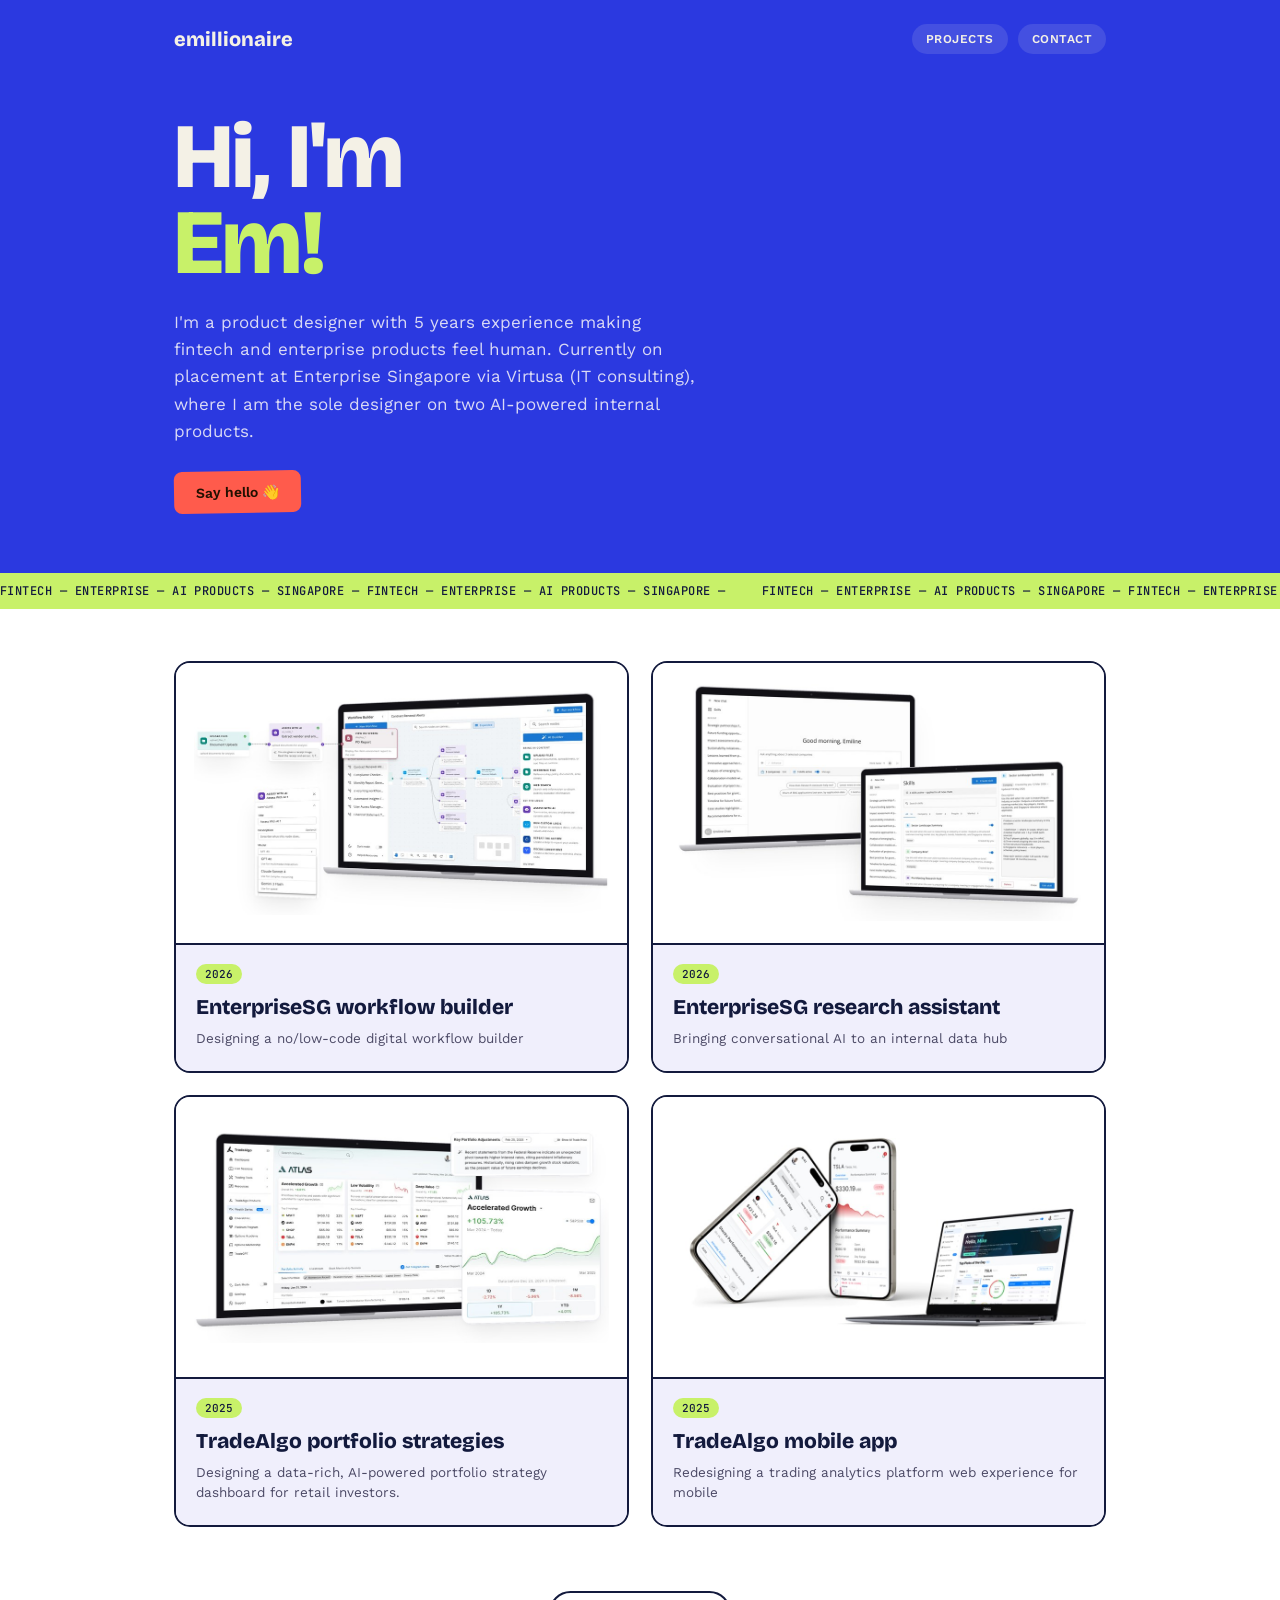
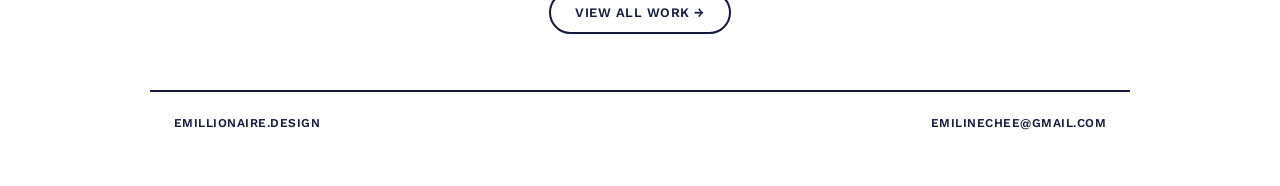
<file: index.html>
<!DOCTYPE html>
<html lang="en">
<head>
<meta charset="UTF-8">
<meta name="viewport" content="width=device-width, initial-scale=1.0">
<title>Em — Product Designer</title>
<meta name="description" content="Product designer making fintech, enterprise and AI products feel human.">
<link rel="icon" href="favicon.svg" type="image/svg+xml">
<link rel="icon" href="favicon-32.png" sizes="32x32" type="image/png">
<link rel="apple-touch-icon" href="apple-touch-icon.png">
<meta property="og:type" content="website">
<meta property="og:site_name" content="emillionaire.design">
<meta property="og:title" content="Em — Product Designer">
<meta property="og:description" content="Product designer making fintech, enterprise and AI products feel human.">
<meta property="og:url" content="https://emillionaire.design/">
<meta property="og:image" content="https://emillionaire.design/assets/img/share.jpg">
<meta property="og:image:width" content="1200">
<meta property="og:image:height" content="630">
<meta name="twitter:card" content="summary_large_image">
<link rel="preconnect" href="https://fonts.googleapis.com">
<link rel="preconnect" href="https://fonts.gstatic.com" crossorigin>
<link href="https://fonts.googleapis.com/css2?family=Bricolage+Grotesque:wght@600;700;800&family=Work+Sans:wght@400;500;600&family=JetBrains+Mono:wght@400;500&display=swap" rel="stylesheet">
<link rel="stylesheet" href="assets/css/style.css">
</head>
<body>

<header class="zhero">
  <div class="wrap">
    <nav class="site-nav">
      <a class="wordmark" href="index.html">emillionaire</a>
      <div class="navlinks">
        <a href="projects.html">Projects</a>
        <a href="contact.html">Contact</a>
      </div>
    </nav>
    <div class="zhero-inner">
      <h1>Hi, I'm<br><em>Em!</em></h1>
      <p>I'm a product designer with 5 years experience making fintech and enterprise products feel human. Currently on placement at Enterprise Singapore via Virtusa (IT consulting), where I am the sole designer on two AI-powered internal products.</p>
      <a class="cta" href="contact.html">Say hello 👋</a>
    </div>
  </div>
</header>

<div class="strip" aria-hidden="true">
  <div class="strip-track">
    <span>FINTECH — ENTERPRISE — AI PRODUCTS — SINGAPORE — FINTECH — ENTERPRISE — AI PRODUCTS — SINGAPORE —</span>
    <span>FINTECH — ENTERPRISE — AI PRODUCTS — SINGAPORE — FINTECH — ENTERPRISE — AI PRODUCTS — SINGAPORE —</span>
  </div>
</div>

<main class="wrap">
  <div class="grid">
    <a class="card-link" href="case-studies/workflow-builder.html">
      <div class="card">
        <div class="thumb"><img src="assets/img/workflow-builder.jpg" alt="Workflow Builder canvas on a laptop, with nodes and a config panel floating beside it"></div>
        <div class="body"><span class="yr">2026</span><h3>EnterpriseSG workflow builder</h3><p>Designing a no/low-code digital workflow builder</p></div>
      </div>
    </a>
    <a class="card-link" href="case-studies/research-assistant.html">
      <div class="card">
        <div class="thumb"><img src="assets/img/research-assistant.jpg" alt="Research Assistant screen"></div>
        <div class="body"><span class="yr">2026</span><h3>EnterpriseSG research assistant</h3><p>Bringing conversational AI to an internal data hub</p></div>
      </div>
    </a>
    <a class="card-link" href="case-studies/wealth-series.html">
      <div class="card">
        <div class="thumb"><img src="assets/img/wealth-series.jpg" alt="Wealth Series dashboard"></div>
        <div class="body"><span class="yr">2025</span><h3>TradeAlgo portfolio strategies</h3><p>Designing a data-rich, AI-powered portfolio strategy dashboard for retail investors.</p></div>
      </div>
    </a>
    <a class="card-link" href="case-studies/ta-mobile-app.html">
      <div class="card">
        <div class="thumb"><img src="assets/img/ta-mobile-app.jpg" alt="TA mobile app screen"></div>
        <div class="body"><span class="yr">2025</span><h3>TradeAlgo mobile app</h3><p>Redesigning a trading analytics platform web experience for mobile</p></div>
      </div>
    </a>
  </div>
  <div class="view-more">
    <a href="projects.html">View all work →</a>
  </div>
</main>

<footer class="foot wrap">
  <a href="index.html">emillionaire.design</a>
  <a href="mailto:emilinechee@gmail.com">emilinechee@gmail.com</a>
</footer>

</body>
</html>
</file>
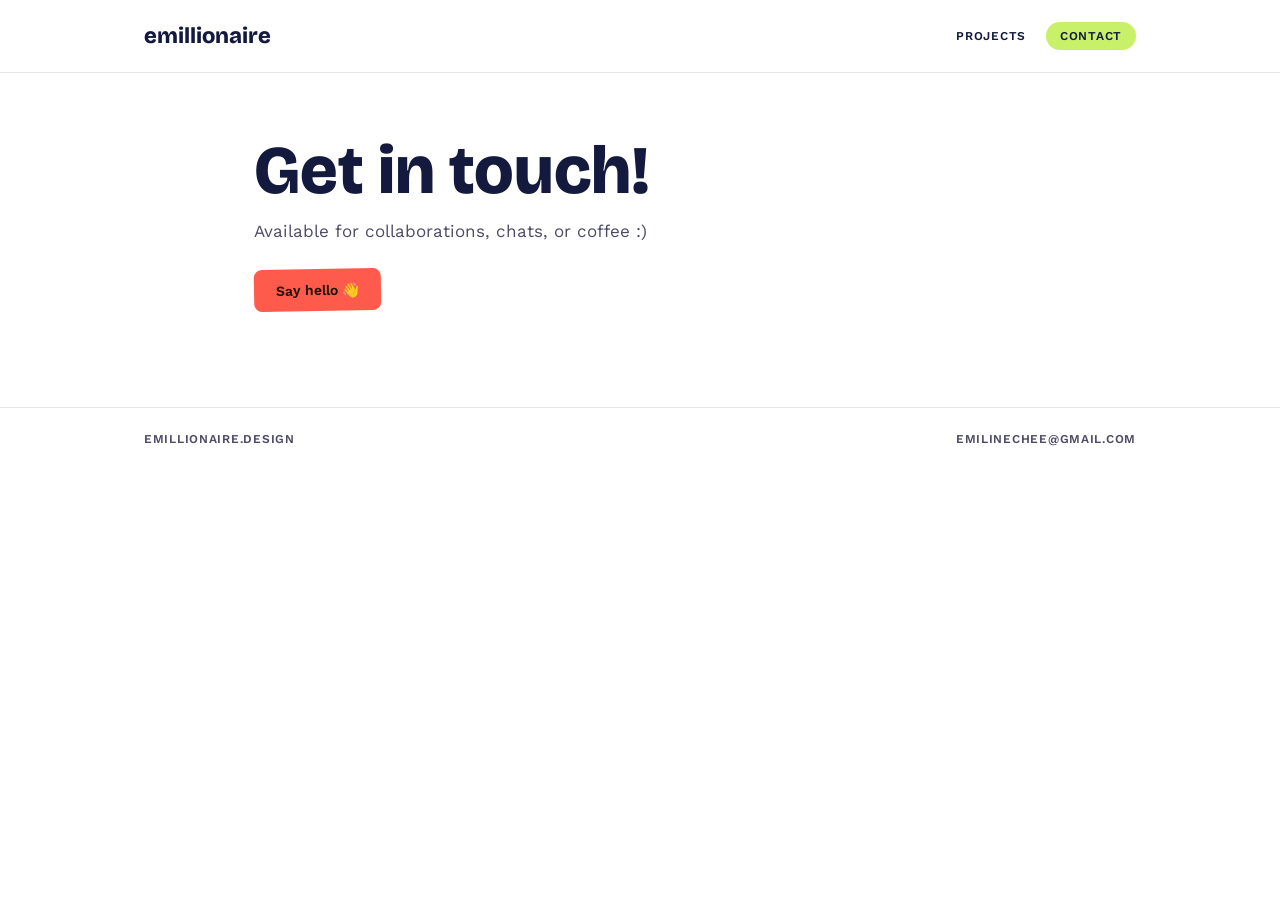
<file: contact.html>
<!DOCTYPE html>
<html lang="en">
<head>
<meta charset="UTF-8">
<meta name="viewport" content="width=device-width, initial-scale=1.0">
<title>Contact — emiline</title>
<meta name="description" content="Get in touch with Em — available for collaborations, chats, or coffee.">
<link rel="icon" href="favicon.svg" type="image/svg+xml">
<link rel="icon" href="favicon-32.png" sizes="32x32" type="image/png">
<link rel="apple-touch-icon" href="apple-touch-icon.png">
<meta property="og:type" content="website">
<meta property="og:site_name" content="emillionaire.design">
<meta property="og:title" content="Contact — emiline">
<meta property="og:description" content="Get in touch with Em — available for collaborations, chats, or coffee.">
<meta property="og:url" content="https://emillionaire.design/contact.html">
<meta property="og:image" content="https://emillionaire.design/assets/img/share.jpg">
<meta property="og:image:width" content="1200">
<meta property="og:image:height" content="630">
<meta name="twitter:card" content="summary_large_image">
<link rel="preconnect" href="https://fonts.googleapis.com">
<link rel="preconnect" href="https://fonts.gstatic.com" crossorigin>
<link href="https://fonts.googleapis.com/css2?family=Bricolage+Grotesque:wght@600;700;800&family=Work+Sans:wght@400;500;600&family=JetBrains+Mono:wght@400;500&display=swap" rel="stylesheet">
<link rel="stylesheet" href="assets/css/style.css">
<link rel="stylesheet" href="assets/css/editorial.css">
</head>
<body class="ed">

<header class="ed-nav">
  <div class="ed-bar">
    <a class="wordmark" href="index.html">emillionaire</a>
    <nav>
      <a href="projects.html">Projects</a>
      <a href="contact.html" aria-current="page">Contact</a>
    </nav>
  </div>
</header>

<main class="ed-wrap">
  <div class="contact-block">
    <h1>Get in touch!</h1>
    <p>Available for collaborations, chats, or coffee :)</p>
    <a class="cta" href="mailto:emilinechee@gmail.com">Say hello 👋</a>
  </div>
</main>

<footer class="ed-foot">
  <div class="ed-bar"><a href="index.html">emillionaire.design</a><a href="mailto:emilinechee@gmail.com">emilinechee@gmail.com</a></div>
</footer>

</body>
</html>
</file>
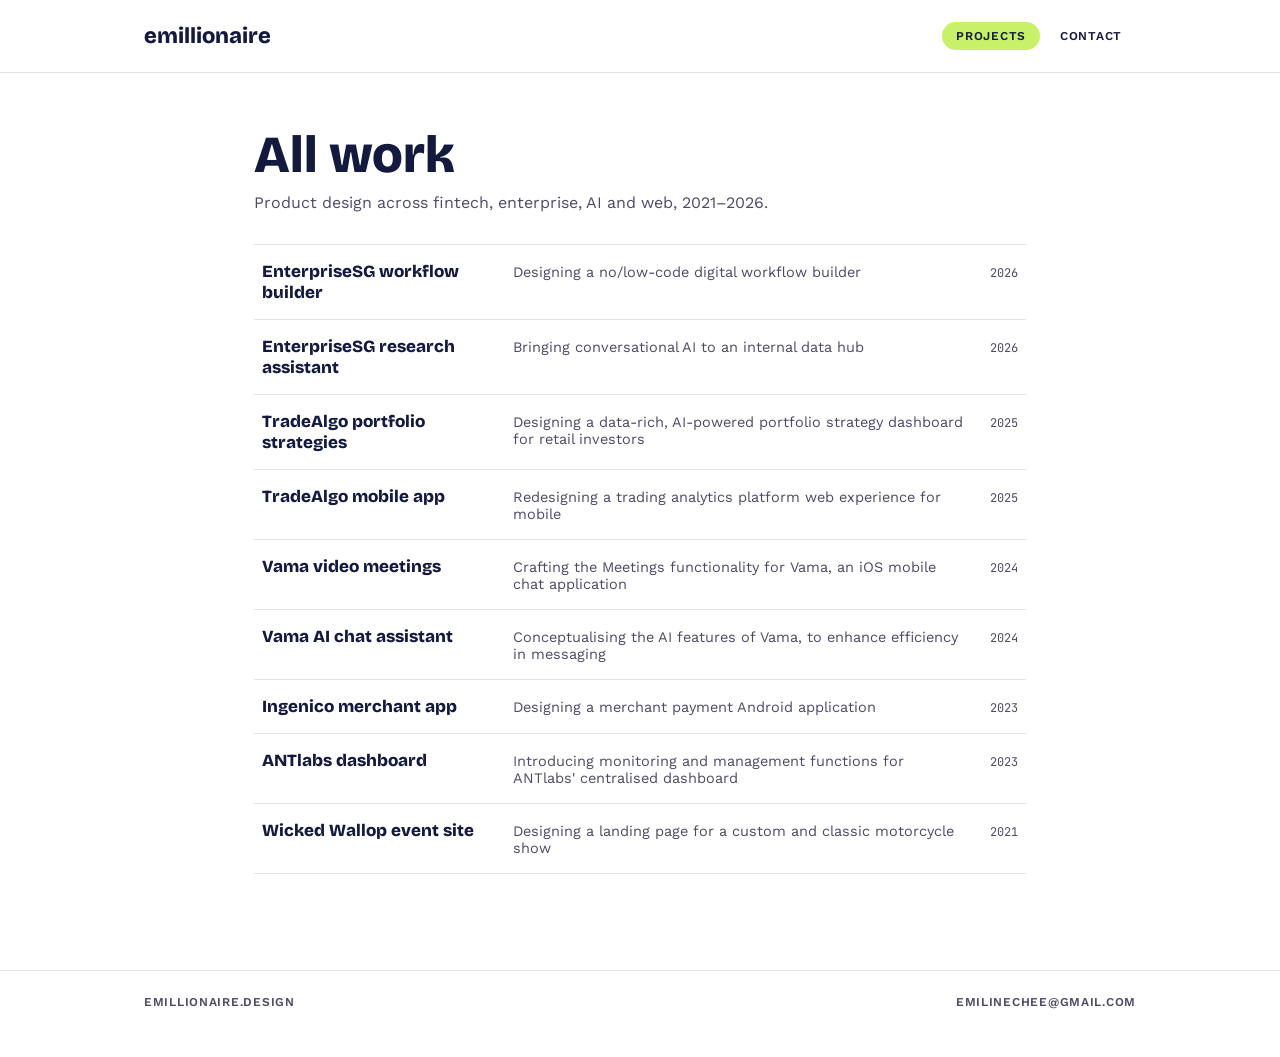
<file: projects.html>
<!DOCTYPE html>
<html lang="en">
<head>
<meta charset="UTF-8">
<meta name="viewport" content="width=device-width, initial-scale=1.0">
<title>Projects — emiline</title>
<meta name="description" content="Product design work from Em — fintech, enterprise, and AI-powered products.">
<link rel="icon" href="favicon.svg" type="image/svg+xml">
<link rel="icon" href="favicon-32.png" sizes="32x32" type="image/png">
<link rel="apple-touch-icon" href="apple-touch-icon.png">
<meta property="og:type" content="website">
<meta property="og:site_name" content="emillionaire.design">
<meta property="og:title" content="Projects — emiline">
<meta property="og:description" content="Product design work from Em — fintech, enterprise, and AI-powered products.">
<meta property="og:url" content="https://emillionaire.design/projects.html">
<meta property="og:image" content="https://emillionaire.design/assets/img/share.jpg">
<meta property="og:image:width" content="1200">
<meta property="og:image:height" content="630">
<meta name="twitter:card" content="summary_large_image">
<link rel="preconnect" href="https://fonts.googleapis.com">
<link rel="preconnect" href="https://fonts.gstatic.com" crossorigin>
<link href="https://fonts.googleapis.com/css2?family=Bricolage+Grotesque:wght@600;700;800&family=Work+Sans:wght@400;500;600&family=JetBrains+Mono:wght@400;500&display=swap" rel="stylesheet">
<link rel="stylesheet" href="assets/css/style.css">
<link rel="stylesheet" href="assets/css/editorial.css">
</head>
<body class="ed">

<header class="ed-nav">
  <div class="ed-bar">
    <a class="wordmark" href="index.html">emillionaire</a>
    <nav>
      <a href="projects.html" aria-current="page">Projects</a>
      <a href="contact.html">Contact</a>
    </nav>
  </div>
</header>

<main class="ed-wrap">
  <div class="ed-list-head">
    <h1>All work</h1>
    <p>Product design across fintech, enterprise, AI and web, 2021–2026.</p>
  </div>
  <ol class="ed-list">
    <li><a href="case-studies/workflow-builder.html"><b>EnterpriseSG workflow builder</b><span class="d">Designing a no/low-code digital workflow builder</span><span class="y">2026</span></a></li>
    <li><a href="case-studies/research-assistant.html"><b>EnterpriseSG research assistant</b><span class="d">Bringing conversational AI to an internal data hub</span><span class="y">2026</span></a></li>
    <li><a href="case-studies/wealth-series.html"><b>TradeAlgo portfolio strategies</b><span class="d">Designing a data-rich, AI-powered portfolio strategy dashboard for retail investors</span><span class="y">2025</span></a></li>
    <li><a href="case-studies/ta-mobile-app.html"><b>TradeAlgo mobile app</b><span class="d">Redesigning a trading analytics platform web experience for mobile</span><span class="y">2025</span></a></li>
    <li><a href="case-studies/vama-meetings.html"><b>Vama video meetings</b><span class="d">Crafting the Meetings functionality for Vama, an iOS mobile chat application</span><span class="y">2024</span></a></li>
    <li><a href="case-studies/vama-ai.html"><b>Vama AI chat assistant</b><span class="d">Conceptualising the AI features of Vama, to enhance efficiency in messaging</span><span class="y">2024</span></a></li>
    <li><a href="case-studies/ingenico.html"><b>Ingenico merchant app</b><span class="d">Designing a merchant payment Android application</span><span class="y">2023</span></a></li>
    <li><a href="case-studies/antlabs.html"><b>ANTlabs dashboard</b><span class="d">Introducing monitoring and management functions for ANTlabs' centralised dashboard</span><span class="y">2023</span></a></li>
    <li><a href="case-studies/wicked-wallop.html"><b>Wicked Wallop event site</b><span class="d">Designing a landing page for a custom and classic motorcycle show</span><span class="y">2021</span></a></li>
  </ol>
</main>

<footer class="ed-foot">
  <div class="ed-bar"><a href="index.html">emillionaire.design</a><a href="mailto:emilinechee@gmail.com">emilinechee@gmail.com</a></div>
</footer>

</body>
</html>
</file>
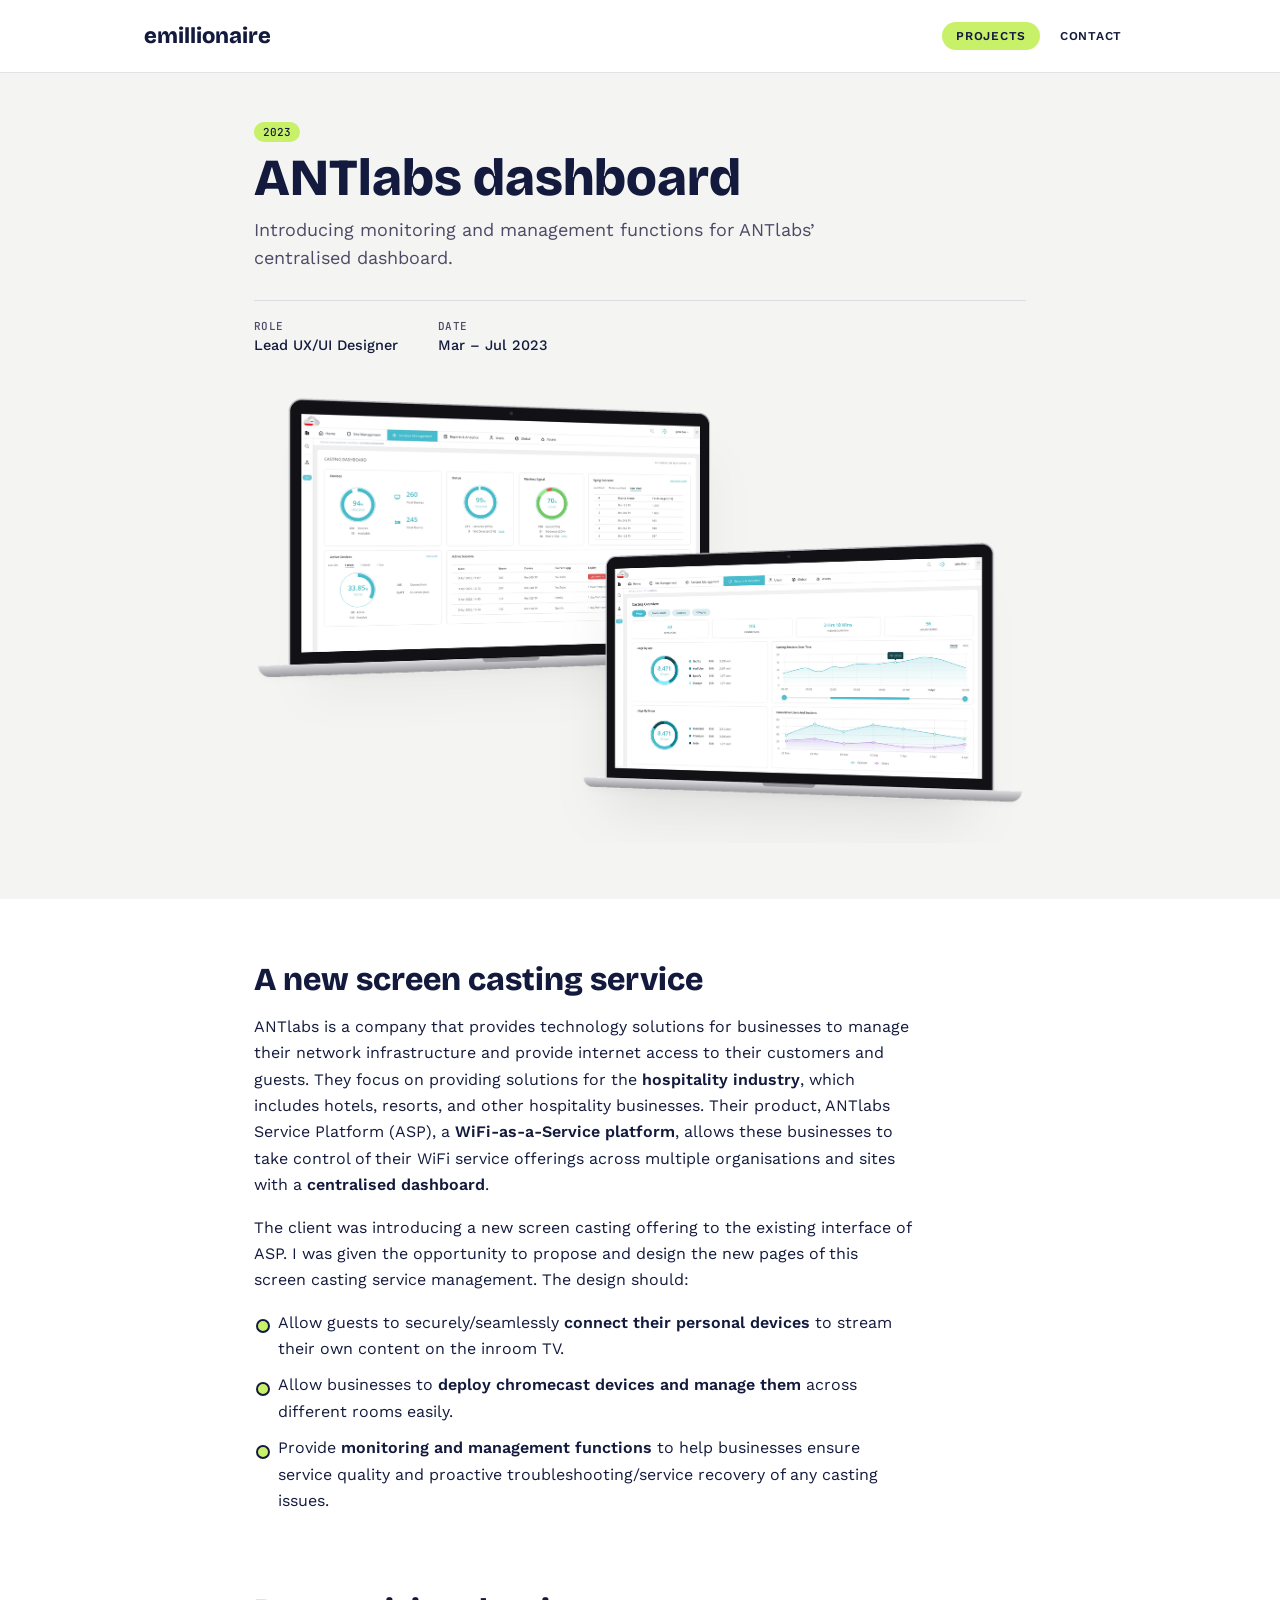
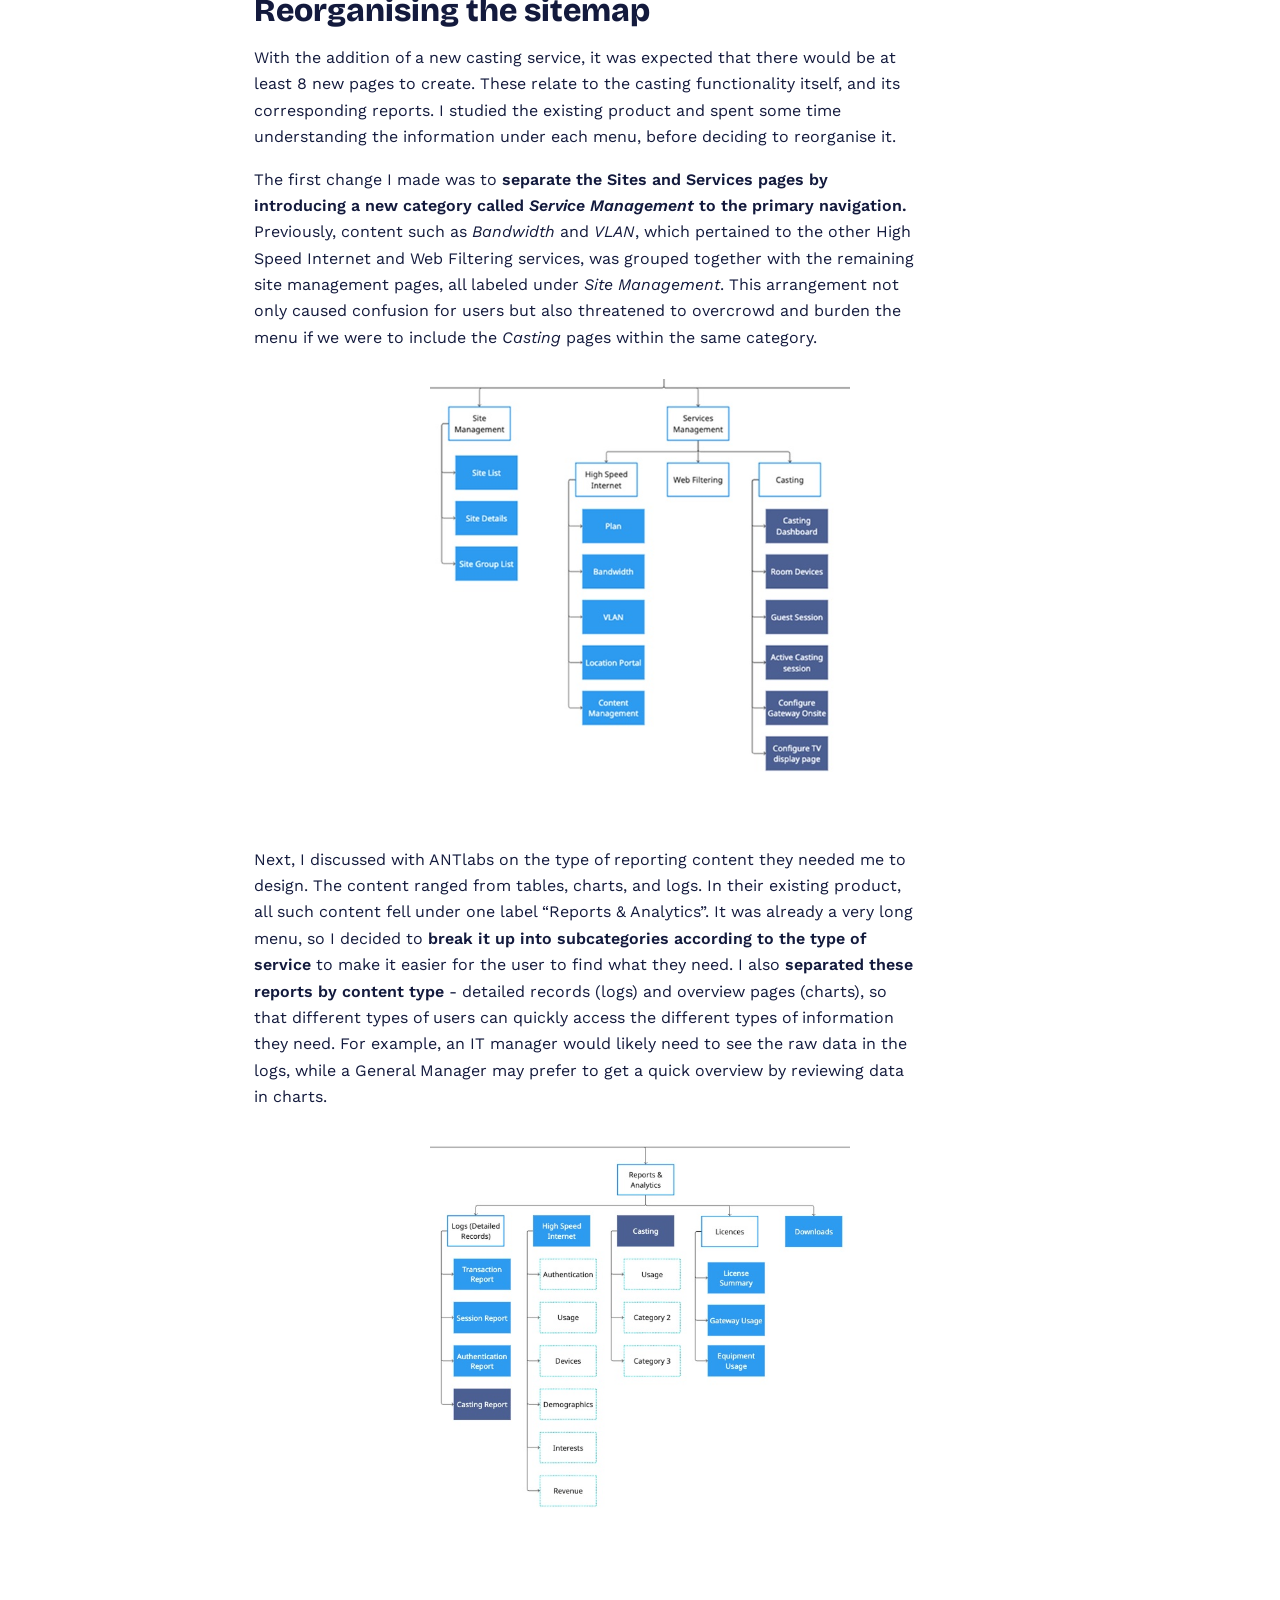
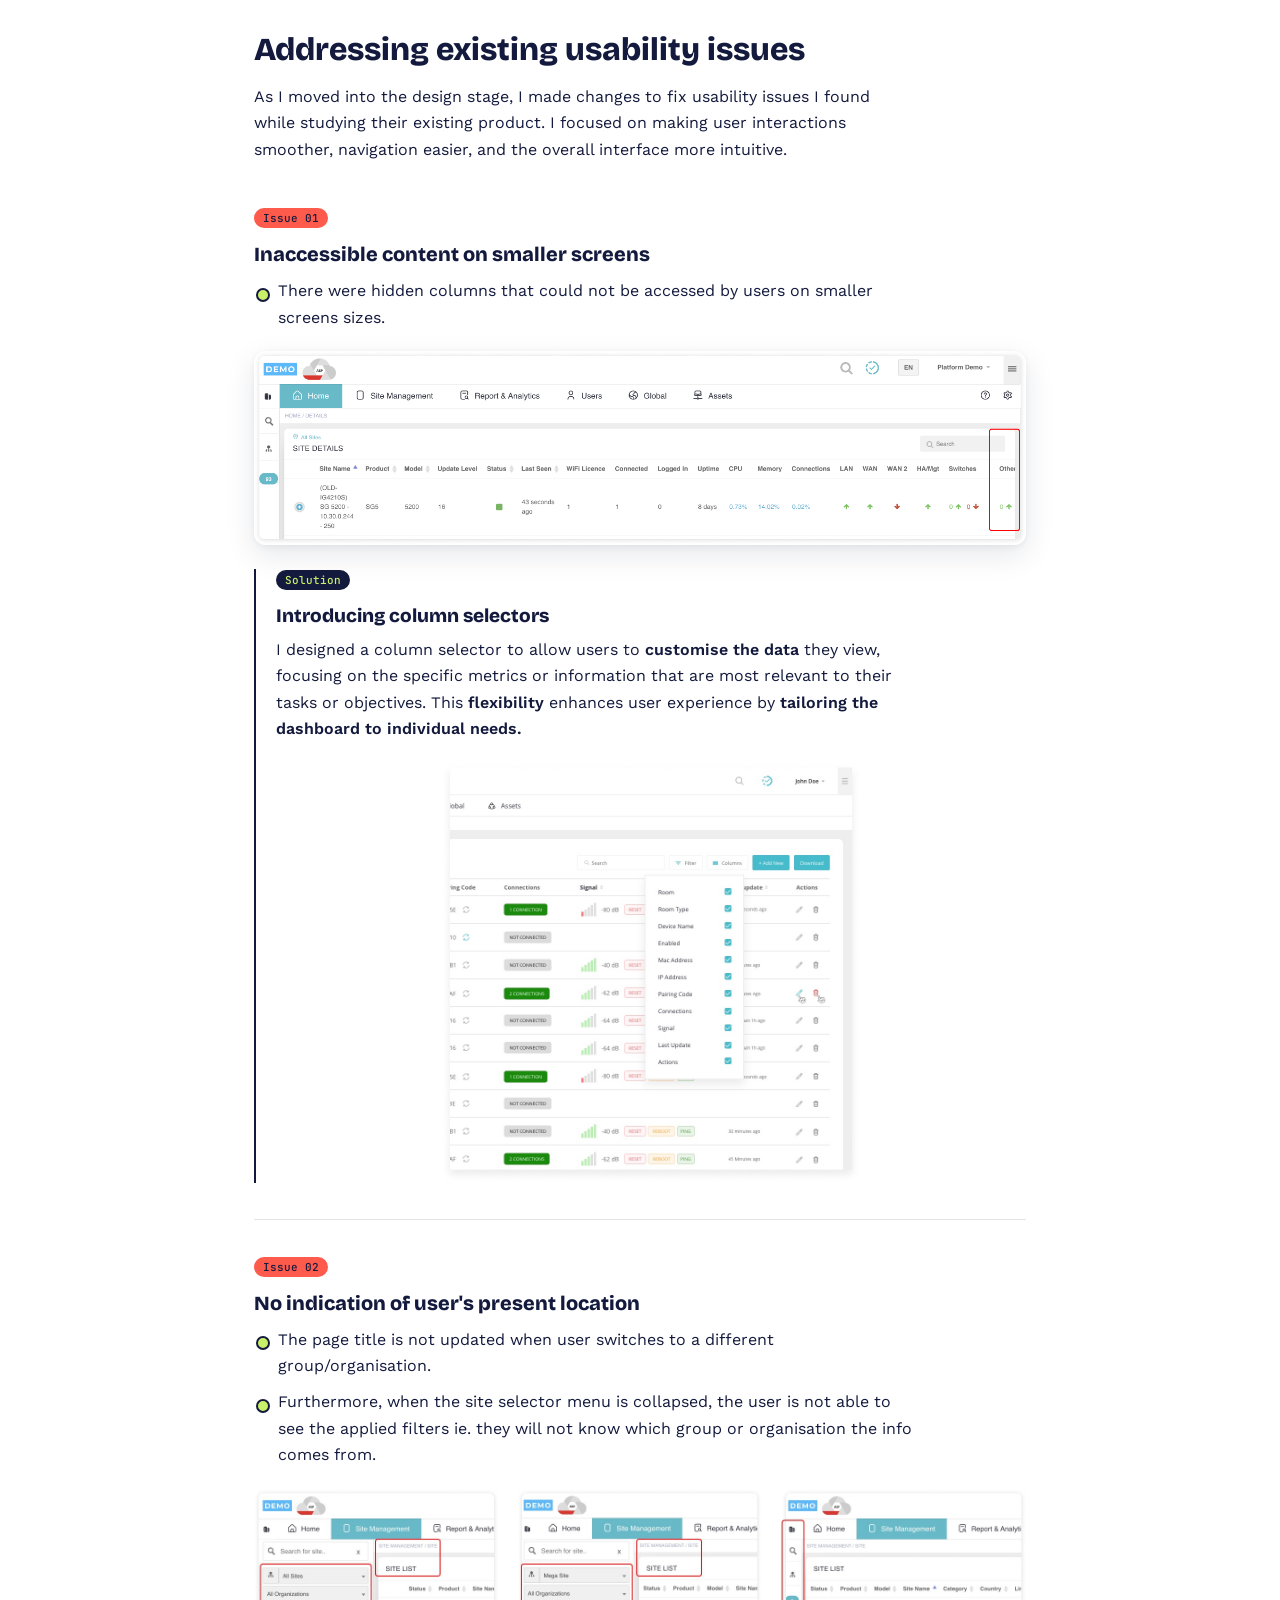
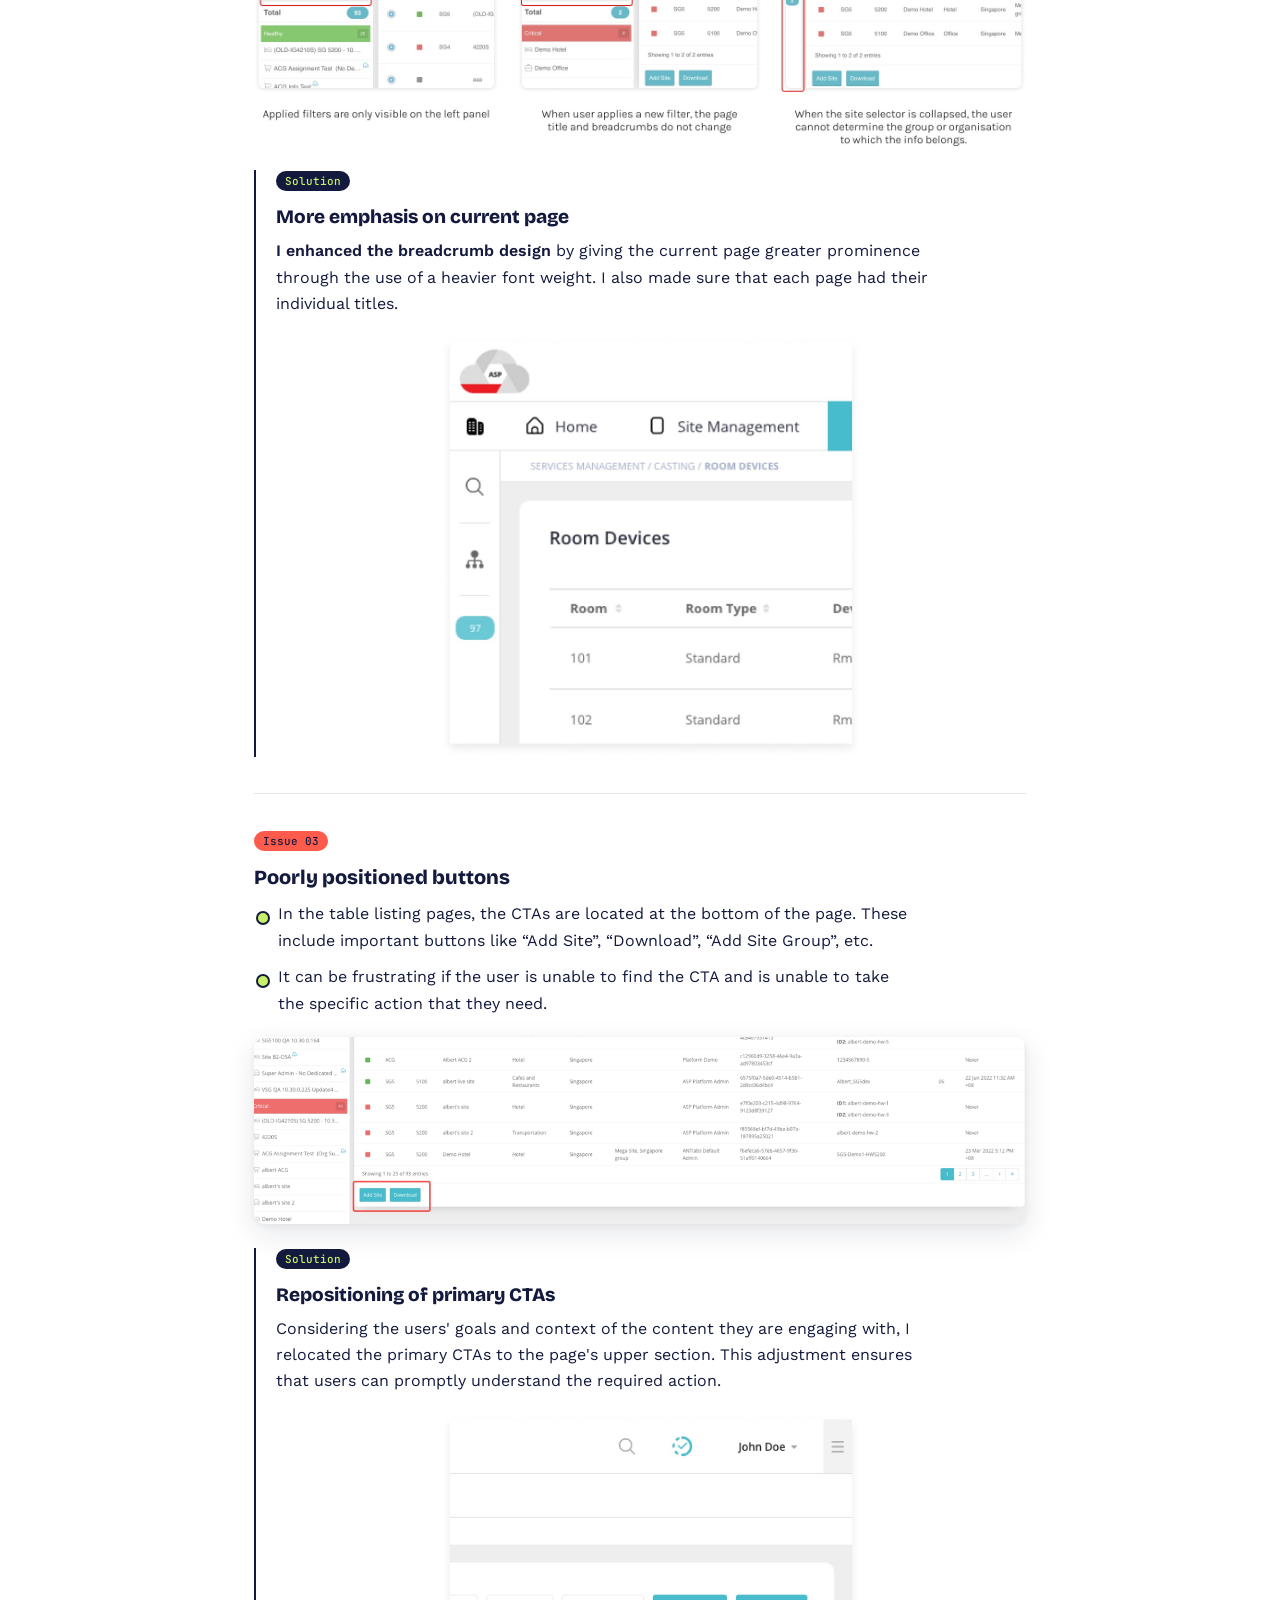
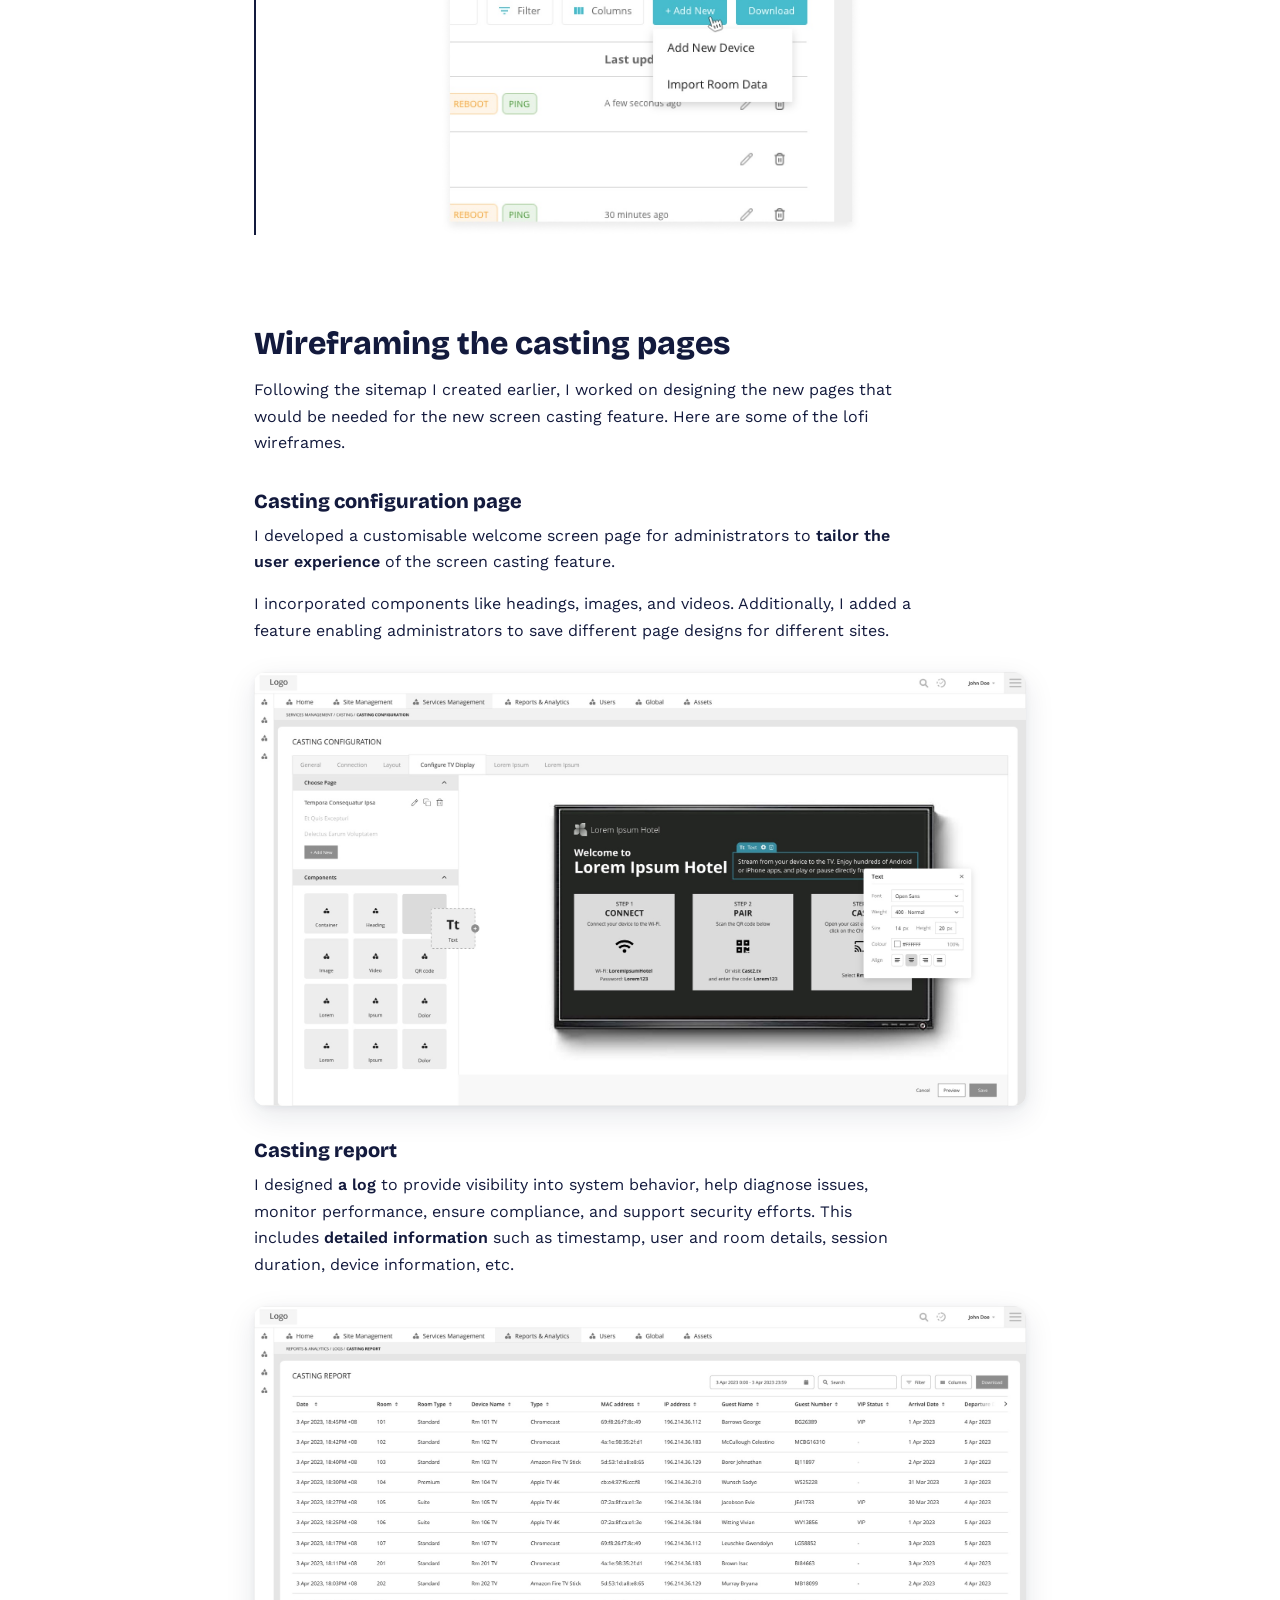
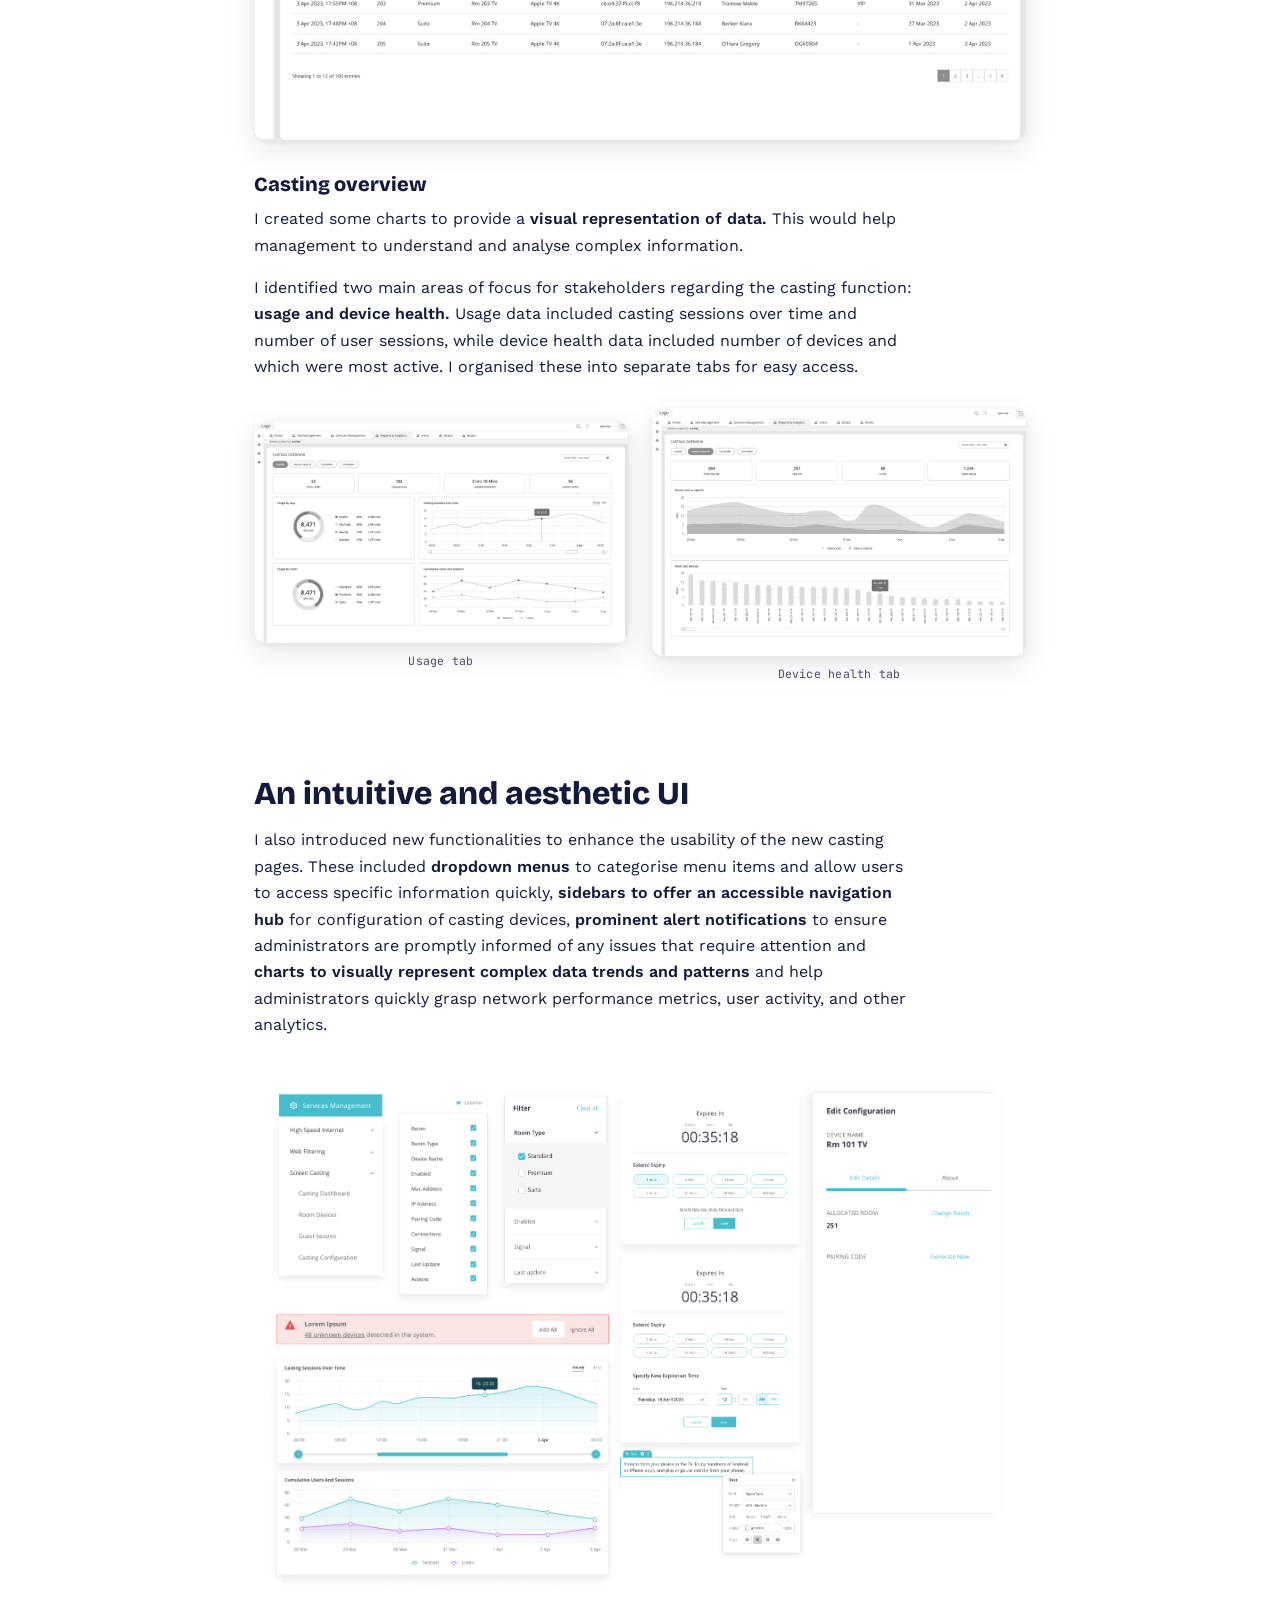
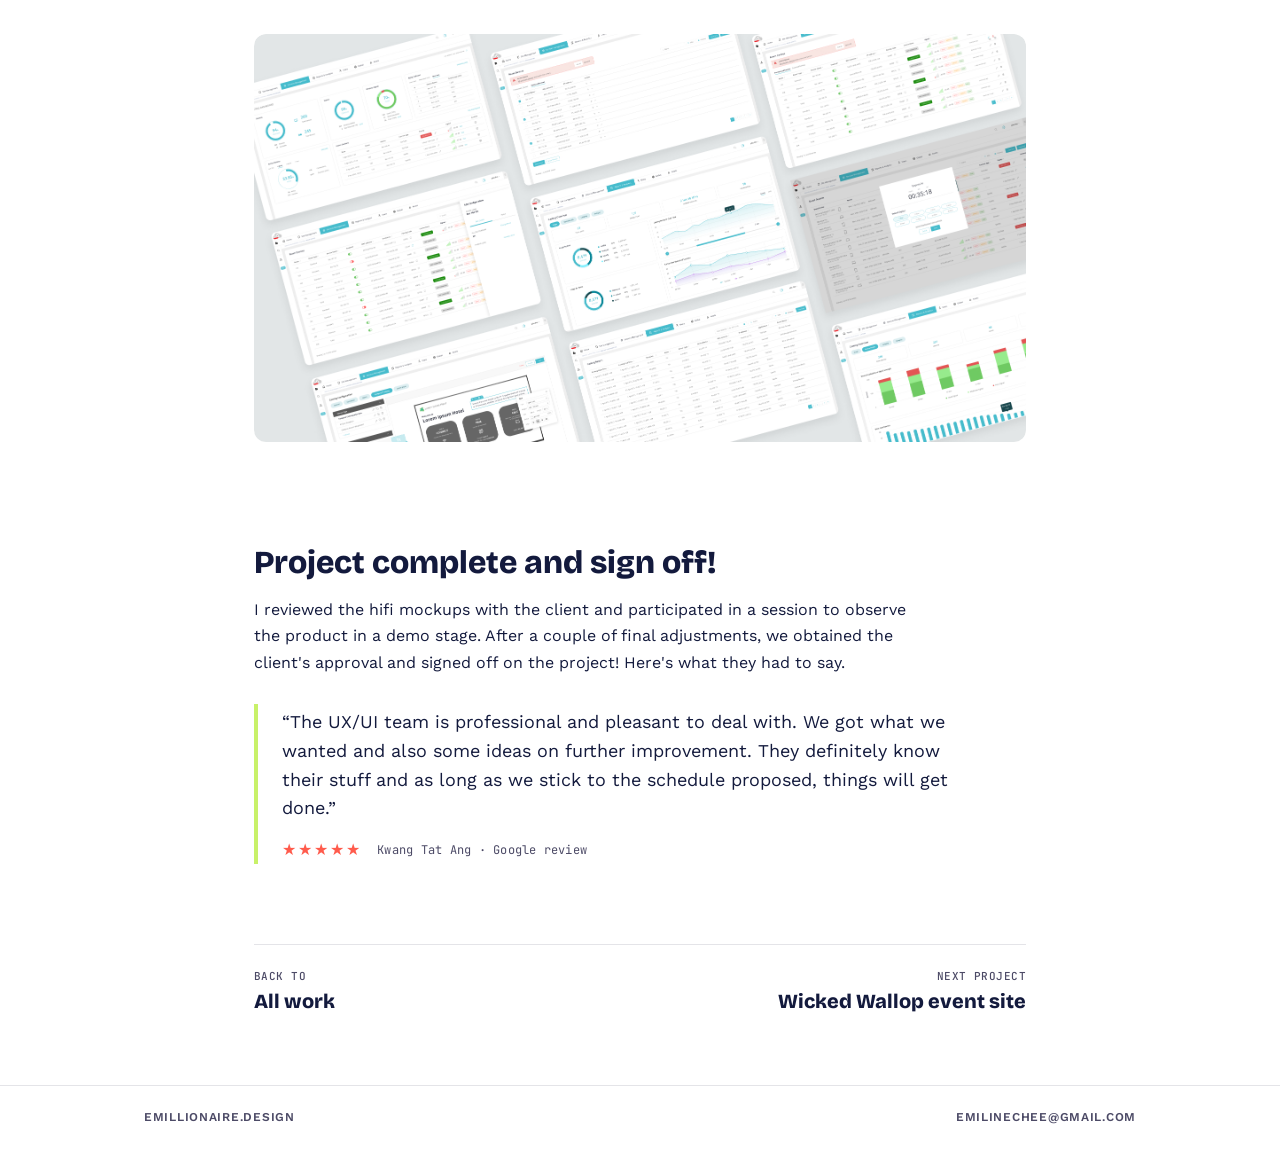
<file: case-studies/antlabs.html>
<!DOCTYPE html>
<html lang="en">
<head>
<meta charset="UTF-8">
<meta name="viewport" content="width=device-width, initial-scale=1.0">
<title>ANTlabs dashboard — emiline</title>
<meta name="description" content="Introducing monitoring and management functions for ANTlabs’ centralised dashboard.">
<link rel="icon" href="../favicon.svg" type="image/svg+xml">
<link rel="icon" href="../favicon-32.png" sizes="32x32" type="image/png">
<link rel="apple-touch-icon" href="../apple-touch-icon.png">
<meta property="og:type" content="website">
<meta property="og:site_name" content="emillionaire.design">
<meta property="og:title" content="ANTlabs dashboard — emiline">
<meta property="og:description" content="Introducing monitoring and management functions for ANTlabs’ centralised dashboard.">
<meta property="og:url" content="https://emillionaire.design/case-studies/antlabs.html">
<meta property="og:image" content="https://emillionaire.design/assets/img/share.jpg">
<meta property="og:image:width" content="1200">
<meta property="og:image:height" content="630">
<meta name="twitter:card" content="summary_large_image">
<link rel="preconnect" href="https://fonts.googleapis.com">
<link rel="preconnect" href="https://fonts.gstatic.com" crossorigin>
<link href="https://fonts.googleapis.com/css2?family=Bricolage+Grotesque:wght@600;700;800&family=Work+Sans:wght@400;500;600&family=JetBrains+Mono:wght@400;500&display=swap" rel="stylesheet">
<link rel="stylesheet" href="../assets/css/style.css">
<link rel="stylesheet" href="../assets/css/editorial.css">
</head>
<body class="ed">

<header class="ed-nav">
  <div class="ed-bar">
    <a class="wordmark" href="../index.html">emillionaire</a>
    <nav>
      <a href="../projects.html" aria-current="page">Projects</a>
      <a href="../contact.html">Contact</a>
    </nav>
  </div>
</header>

<main class="ed-wrap">
  <header class="ed-head">
    <div class="page-header cs-hero">
      <span class="yr">2023</span>
      <h1>ANTlabs dashboard</h1>
      <p>Introducing monitoring and management functions for ANTlabs’ centralised dashboard.</p>
      <dl class="cs-meta">
        <div><dt>Role</dt><dd>Lead UX/UI Designer</dd></div>
        <div><dt>Date</dt><dd>Mar – Jul 2023</dd></div>
      </dl>
    </div>

    <div class="ed-hero">
      <img src="../assets/img/antlabs/hero.png" alt="Two angled laptops showing the casting dashboard and the casting overview">
    </div>
  </header>

  <section class="cs-section">
    <h2>A new screen casting service</h2>
    <p>ANTlabs is a company that provides technology solutions for businesses to manage their network infrastructure and provide internet access to their customers and guests. They focus on providing solutions for the <strong>hospitality industry</strong>, which includes hotels, resorts, and other hospitality businesses. Their product, ANTlabs Service Platform (ASP), a <strong>WiFi-as-a-Service platform</strong>, allows these businesses to take control of their WiFi service offerings across multiple organisations and sites with a <strong>centralised dashboard</strong>.</p>
    <p>The client was introducing a new screen casting offering to the existing interface of ASP. I was given the opportunity to propose and design the new pages of this screen casting service management. The design should:</p>
    <ul class="cs-list">
      <li>Allow guests to securely/seamlessly <strong>connect their personal devices</strong> to stream their own content on the inroom TV.</li>
      <li>Allow businesses to <strong>deploy chromecast devices and manage them</strong> across different rooms easily.</li>
      <li>Provide <strong>monitoring and management functions</strong> to help businesses ensure service quality and proactive troubleshooting/service recovery of any casting issues.</li>
    </ul>
  </section>

  <section class="cs-section">
    <h2>Reorganising the sitemap</h2>
    <p>With the addition of a new casting service, it was expected that there would be at least 8 new pages to create. These relate to the casting functionality itself, and its corresponding reports. I studied the existing product and spent some time understanding the information under each menu, before deciding to reorganise it.</p>
    <p>The first change I made was to <strong>separate the Sites and Services pages by introducing a new category called <em>Service Management</em> to the primary navigation.</strong> Previously, content such as <em>Bandwidth</em> and <em>VLAN</em>, which pertained to the other High Speed Internet and Web Filtering services, was grouped together with the remaining site management pages, all labeled under <em>Site Management</em>. This arrangement not only caused confusion for users but also threatened to overcrowd and burden the menu if we were to include the <em>Casting</em> pages within the same category.</p>
    <div class="cs-img sm"><img src="../assets/img/antlabs/sitemap-services.jpg" alt="Sitemap: Site Management and a new Services Management branch with High Speed Internet, Web Filtering and Casting pages" loading="lazy"></div>
    <p>Next, I discussed with ANTlabs on the type of reporting content they needed me to design. The content ranged from tables, charts, and logs. In their existing product, all such content fell under one label “Reports &amp; Analytics”. It was already a very long menu, so I decided to <strong>break it up into subcategories according to the type of service</strong> to make it easier for the user to find what they need. I also <strong>separated these reports by content type</strong> - detailed records (logs) and overview pages (charts), so that different types of users can quickly access the different types of information they need. For example, an IT manager would likely need to see the raw data in the logs, while a General Manager may prefer to get a quick overview by reviewing data in charts.</p>
    <div class="cs-img sm"><img src="../assets/img/antlabs/sitemap-reports.jpg" alt="Sitemap: Reports &amp; Analytics split into subcategories by service, each with log and overview pages" loading="lazy"></div>
  </section>

  <section class="cs-section">
    <h2>Addressing existing usability issues</h2>
    <p>As I moved into the design stage, I made changes to fix usability issues I found while studying their existing product. I focused on making user interactions smoother, navigation easier, and the overall interface more intuitive.</p>

    <div class="cs-issue">
      <span class="yr issue">Issue 01</span>
      <h3>Inaccessible content on smaller screens</h3>
      <ul class="cs-list">
        <li>There were hidden columns that could not be accessed by users on smaller screens sizes.</li>
      </ul>
      <div class="cs-img narrow"><img class="soft" src="../assets/img/antlabs/issue-columns.jpg" alt="Existing site details table with the rightmost column cut off at the screen edge, highlighted in red" loading="lazy"></div>
      <div class="cs-rec">
        <span class="yr rec">Solution</span>
        <h4>Introducing column selectors</h4>
        <p>I designed a column selector to allow users to <strong>customise the data</strong> they view, focusing on the specific metrics or information that are most relevant to their tasks or objectives. This <strong>flexibility</strong> enhances user experience by <strong>tailoring the dashboard to individual needs.</strong></p>
        <div class="cs-img sm"><img src="../assets/img/antlabs/solution-columns.jpg" alt="Columns dropdown with a checkbox for each table column" loading="lazy"></div>
      </div>
    </div>

    <div class="cs-issue">
      <span class="yr issue">Issue 02</span>
      <h3>No indication of user's present location</h3>
      <ul class="cs-list">
        <li>The page title is not updated when user switches to a different group/organisation.</li>
        <li>Furthermore, when the site selector menu is collapsed, the user is not able to see the applied filters ie. they will not know which group or organisation the info comes from.</li>
      </ul>
      <div class="cs-img"><img src="../assets/img/antlabs/issue-location.jpg" alt="Three screenshots of the existing site list showing filters only in the left panel, an unchanged page title, and a collapsed selector hiding the filters" loading="lazy"></div>
      <div class="cs-rec">
        <span class="yr rec">Solution</span>
        <h4>More emphasis on current page</h4>
        <p><strong>I enhanced the breadcrumb design</strong> by giving the current page greater prominence through the use of a heavier font weight. I also made sure that each page had their individual titles.</p>
        <div class="cs-img sm"><img src="../assets/img/antlabs/solution-breadcrumb.jpg" alt="Redesigned page header with a bolder current breadcrumb and its own page title" loading="lazy"></div>
      </div>
    </div>

    <div class="cs-issue">
      <span class="yr issue">Issue 03</span>
      <h3>Poorly positioned buttons</h3>
      <ul class="cs-list">
        <li>In the table listing pages, the CTAs are located at the bottom of the page. These include important buttons like “Add Site”, “Download”, “Add Site Group”, etc.</li>
        <li>It can be frustrating if the user is unable to find the CTA and is unable to take the specific action that they need.</li>
      </ul>
      <div class="cs-img narrow"><img class="soft" src="../assets/img/antlabs/issue-ctas.jpg" alt="Existing table page with Add Site and Download buttons at the bottom, highlighted in red" loading="lazy"></div>
      <div class="cs-rec">
        <span class="yr rec">Solution</span>
        <h4>Repositioning of primary CTAs</h4>
        <p>Considering the users' goals and context of the content they are engaging with, I relocated the primary CTAs to the page's upper section. This adjustment ensures that users can promptly understand the required action.</p>
        <div class="cs-img sm"><img src="../assets/img/antlabs/solution-ctas.jpg" alt="Redesigned table page with Add New and Download buttons in the top right" loading="lazy"></div>
      </div>
    </div>
  </section>

  <section class="cs-section">
    <h2>Wireframing the casting pages</h2>
    <p>Following the sitemap I created earlier, I worked on designing the new pages that would be needed for the new screen casting feature. Here are some of the lofi wireframes.</p>

    <h3>Casting configuration page</h3>
    <p>I developed a customisable welcome screen page for administrators to <strong>tailor the user experience</strong> of the screen casting feature.</p>
    <p>I incorporated components like headings, images, and videos. Additionally, I added a feature enabling administrators to save different page designs for different sites.</p>
    <div class="cs-img narrow"><img class="soft" src="../assets/img/antlabs/casting-config.jpg" alt="Casting configuration wireframe: component library on the left, TV welcome screen preview with a text style editor" loading="lazy"></div>

    <h3>Casting report</h3>
    <p>I designed <strong>a log</strong> to provide visibility into system behavior, help diagnose issues, monitor performance, ensure compliance, and support security efforts. This includes <strong>detailed information</strong> such as timestamp, user and room details, session duration, device information, etc.</p>
    <div class="cs-img narrow"><img class="soft" src="../assets/img/antlabs/casting-report.jpg" alt="Casting report wireframe: a log table of casting sessions" loading="lazy"></div>

    <h3>Casting overview</h3>
    <p>I created some charts to provide a <strong>visual representation of data.</strong> This would help management to understand and analyse complex information.</p>
    <p>I identified two main areas of focus for stakeholders regarding the casting function: <strong>usage and device health.</strong> Usage data included casting sessions over time and number of user sessions, while device health data included number of devices and which were most active. I organised these into separate tabs for easy access.</p>
    <div class="cs-img two">
      <figure class="cs-shot">
        <img class="soft" src="../assets/img/antlabs/overview-usage.jpg" alt="Casting overview wireframe, Usage tab: totals, usage by app and room, and sessions over time" loading="lazy">
        <figcaption>Usage tab</figcaption>
      </figure>
      <figure class="cs-shot">
        <img class="soft" src="../assets/img/antlabs/overview-device-health.jpg" alt="Casting overview wireframe, Device Health tab" loading="lazy">
        <figcaption>Device health tab</figcaption>
      </figure>
    </div>
  </section>

  <section class="cs-section">
    <h2>An intuitive and aesthetic UI</h2>
    <p>I also introduced new functionalities to enhance the usability of the new casting pages. These included <strong>dropdown menus</strong> to categorise menu items and allow users to access specific information quickly, <strong>sidebars to offer an accessible navigation hub</strong> for configuration of casting devices, <strong>prominent alert notifications</strong> to ensure administrators are promptly informed of any issues that require attention and <strong>charts to visually represent complex data trends and patterns</strong> and help administrators quickly grasp network performance metrics, user activity, and other analytics.</p>
    <div class="cs-img narrow"><img src="../assets/img/antlabs/ui-components.jpg" alt="UI components: services menu, column selector, filter panel, alert banner, charts, session expiry timer and edit configuration sidebar" loading="lazy"></div>
    <div class="cs-thumb full">
      <img src="../assets/img/antlabs/mockups.jpg" alt="Spread of high-fidelity casting pages" loading="lazy">
    </div>
  </section>

  <section class="cs-section">
    <h2>Project complete and sign off!</h2>
    <p>I reviewed the hifi mockups with the client and participated in a session to observe the product in a demo stage. After a couple of final adjustments, we obtained the client's approval and signed off on the project! Here's what they had to say.</p>
    <blockquote class="cs-quote">
      <p>“The UX/UI team is professional and pleasant to deal with. We got what we wanted and also some ideas on further improvement. They definitely know their stuff and as long as we stick to the schedule proposed, things will get done.”</p>
      <footer><span class="cs-stars" aria-label="5 out of 5 stars">★★★★★</span> Kwang Tat Ang · Google review</footer>
    </blockquote>
  </section>

  <nav class="ed-next" aria-label="More work">
    <a href="../projects.html" data-back><span>Back to</span>All work</a>
    <a href="wicked-wallop.html"><span>Next project</span>Wicked Wallop event site</a>
  </nav>
</main>

<footer class="ed-foot">
  <div class="ed-bar"><a href="../index.html">emillionaire.design</a><a href="mailto:emilinechee@gmail.com">emilinechee@gmail.com</a></div>
</footer>

<script src="../assets/js/back.js" defer></script>
</body>
</html>
</file>
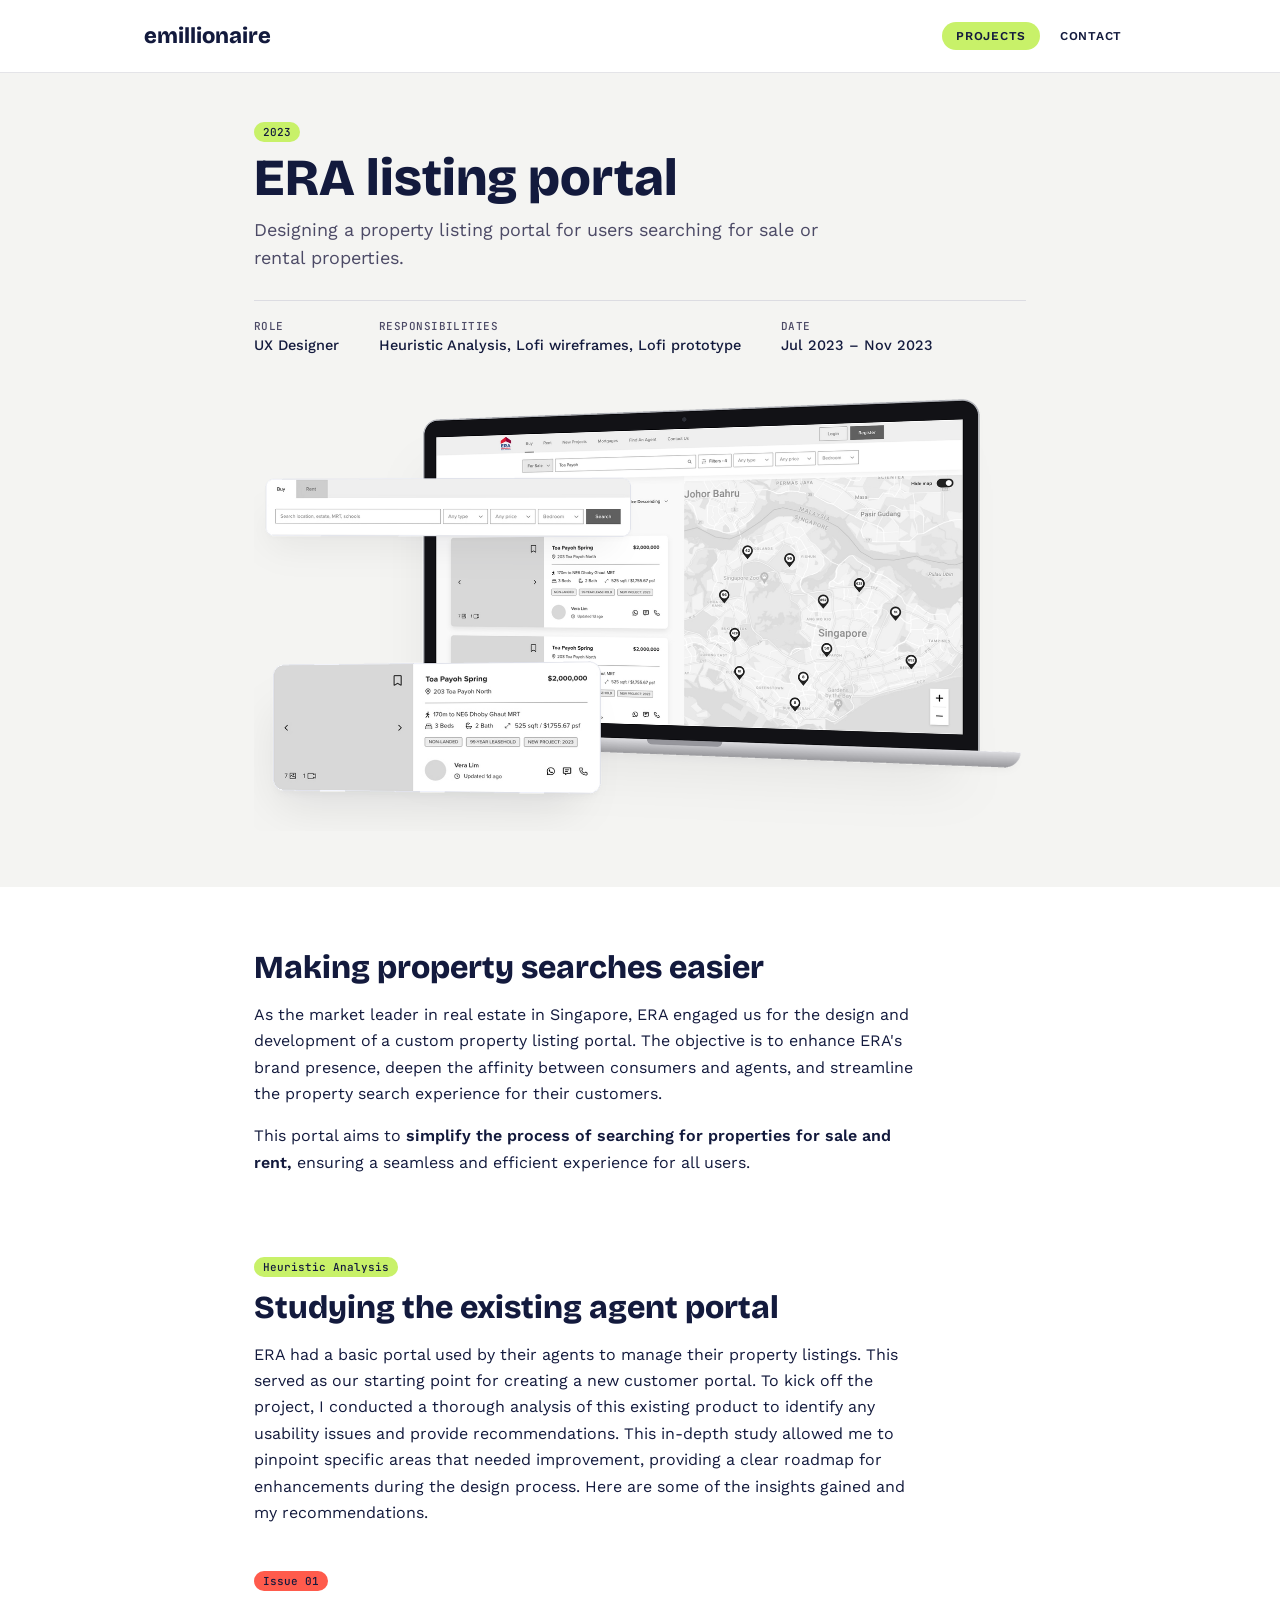
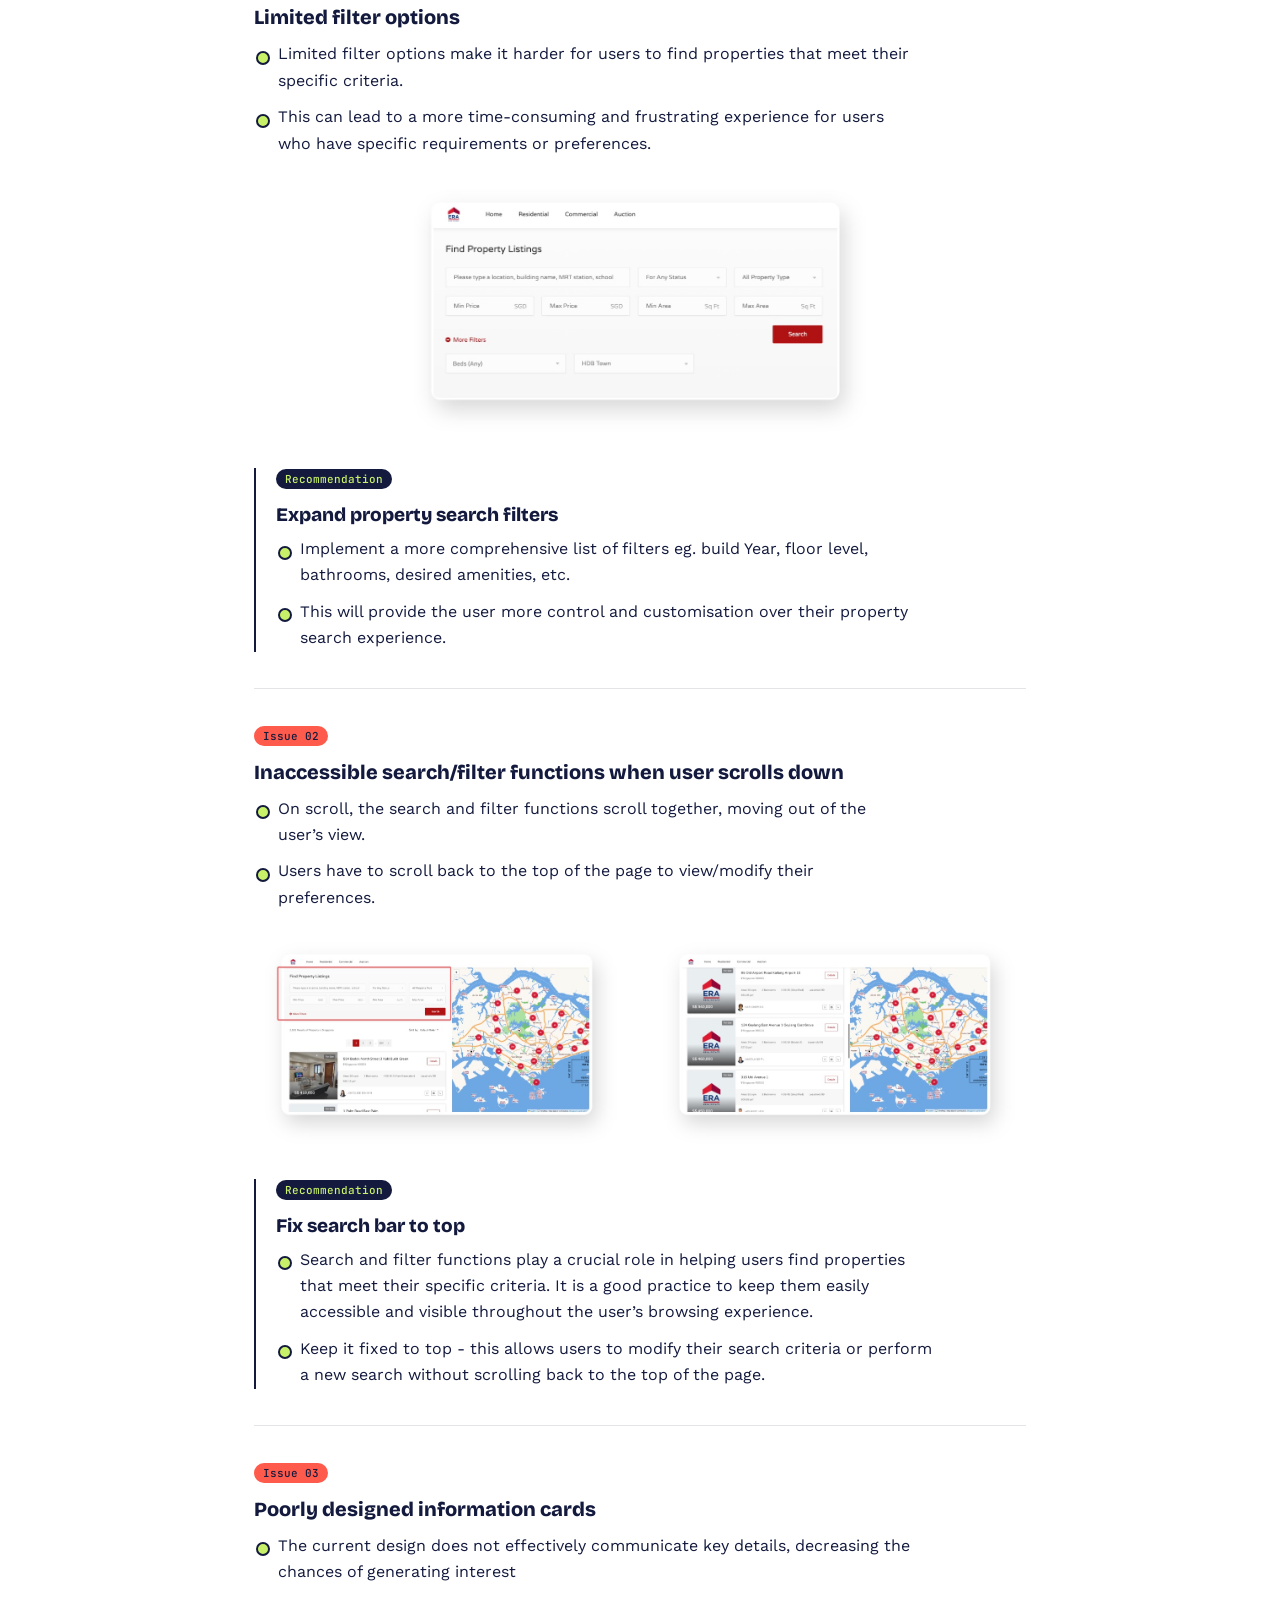
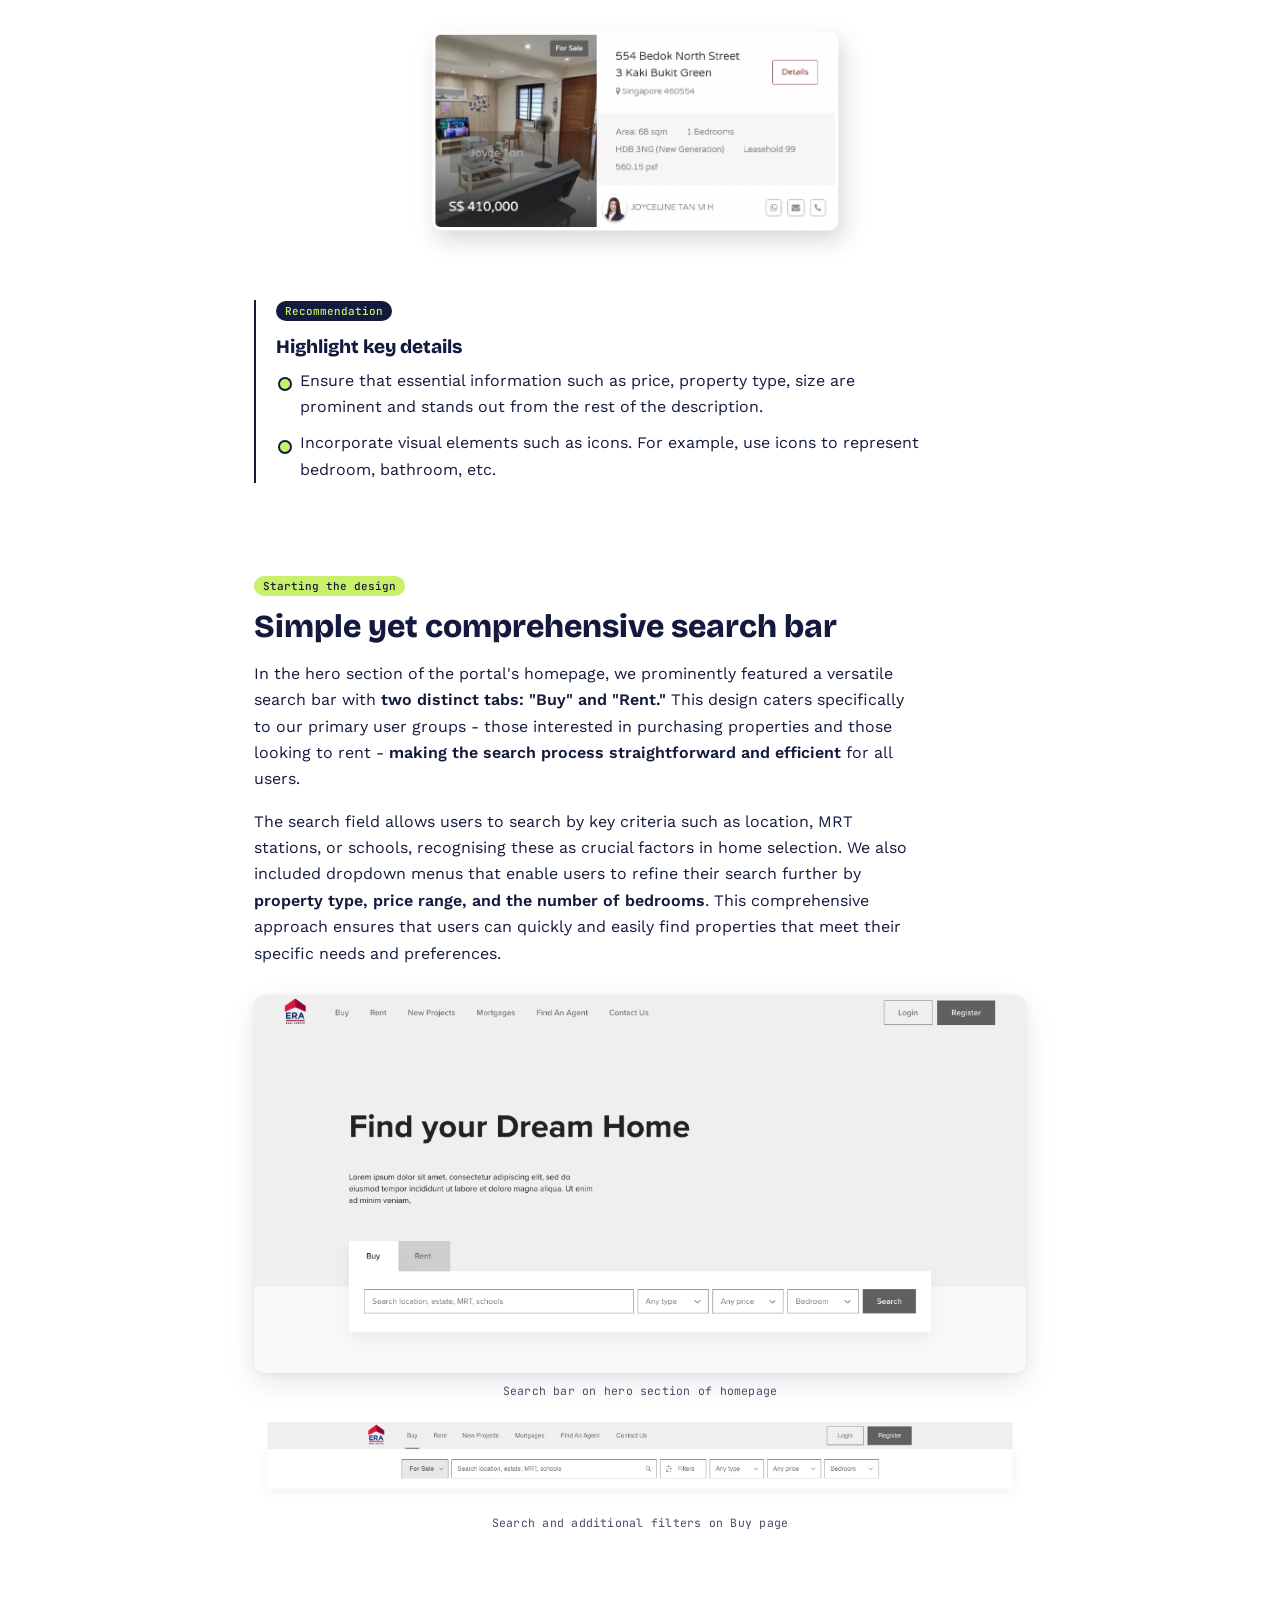
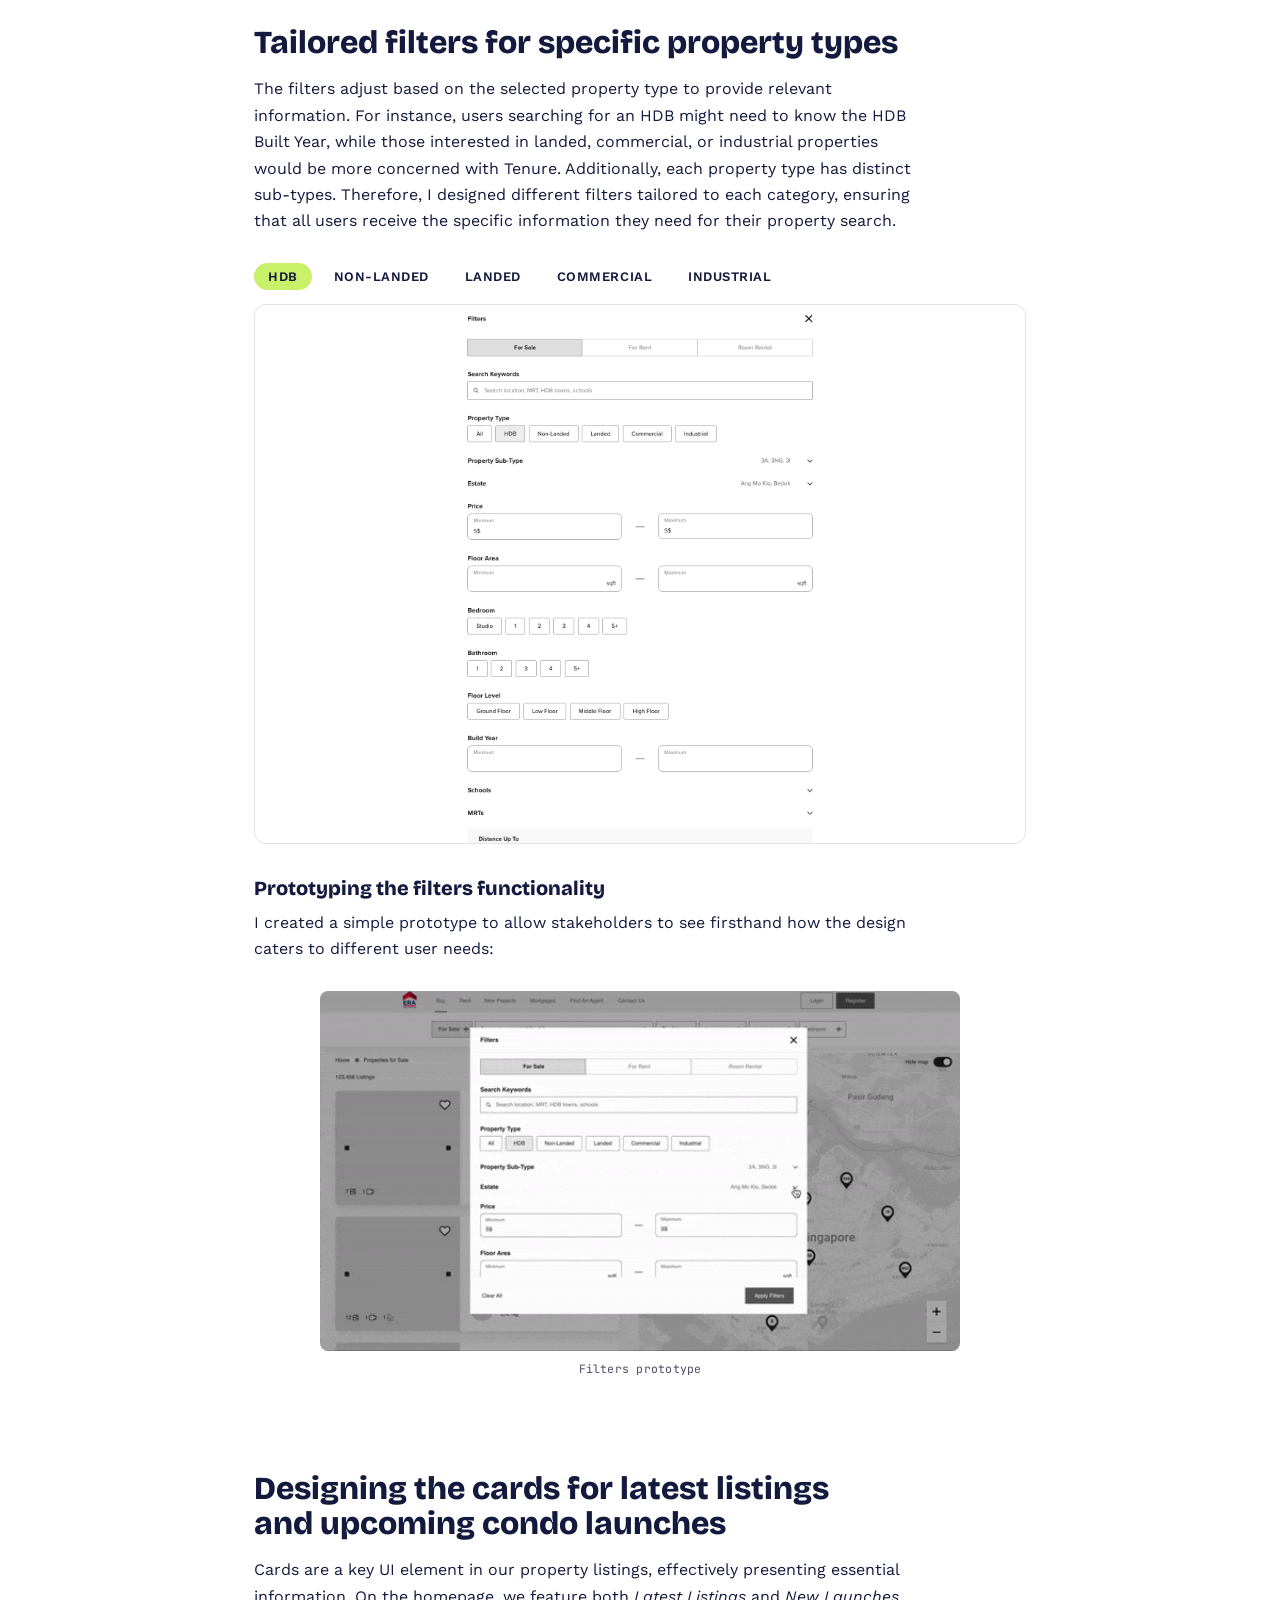
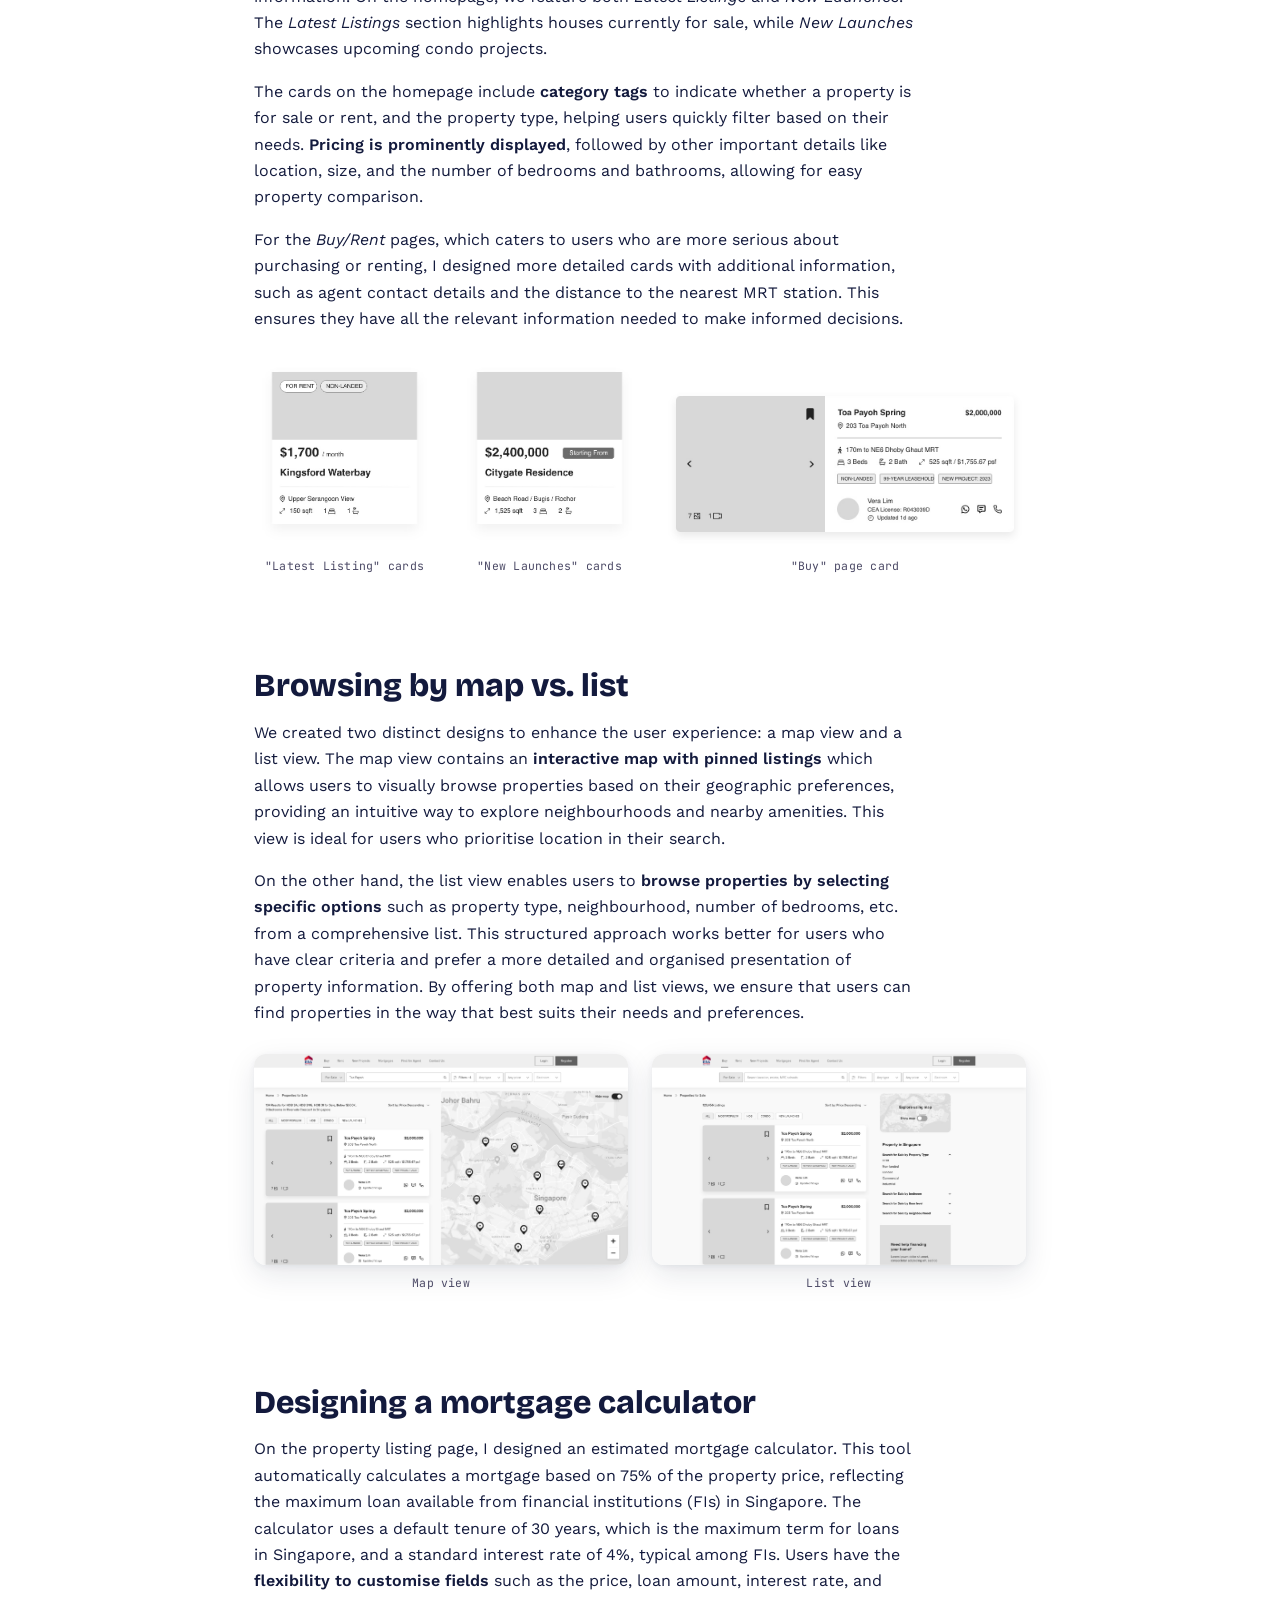
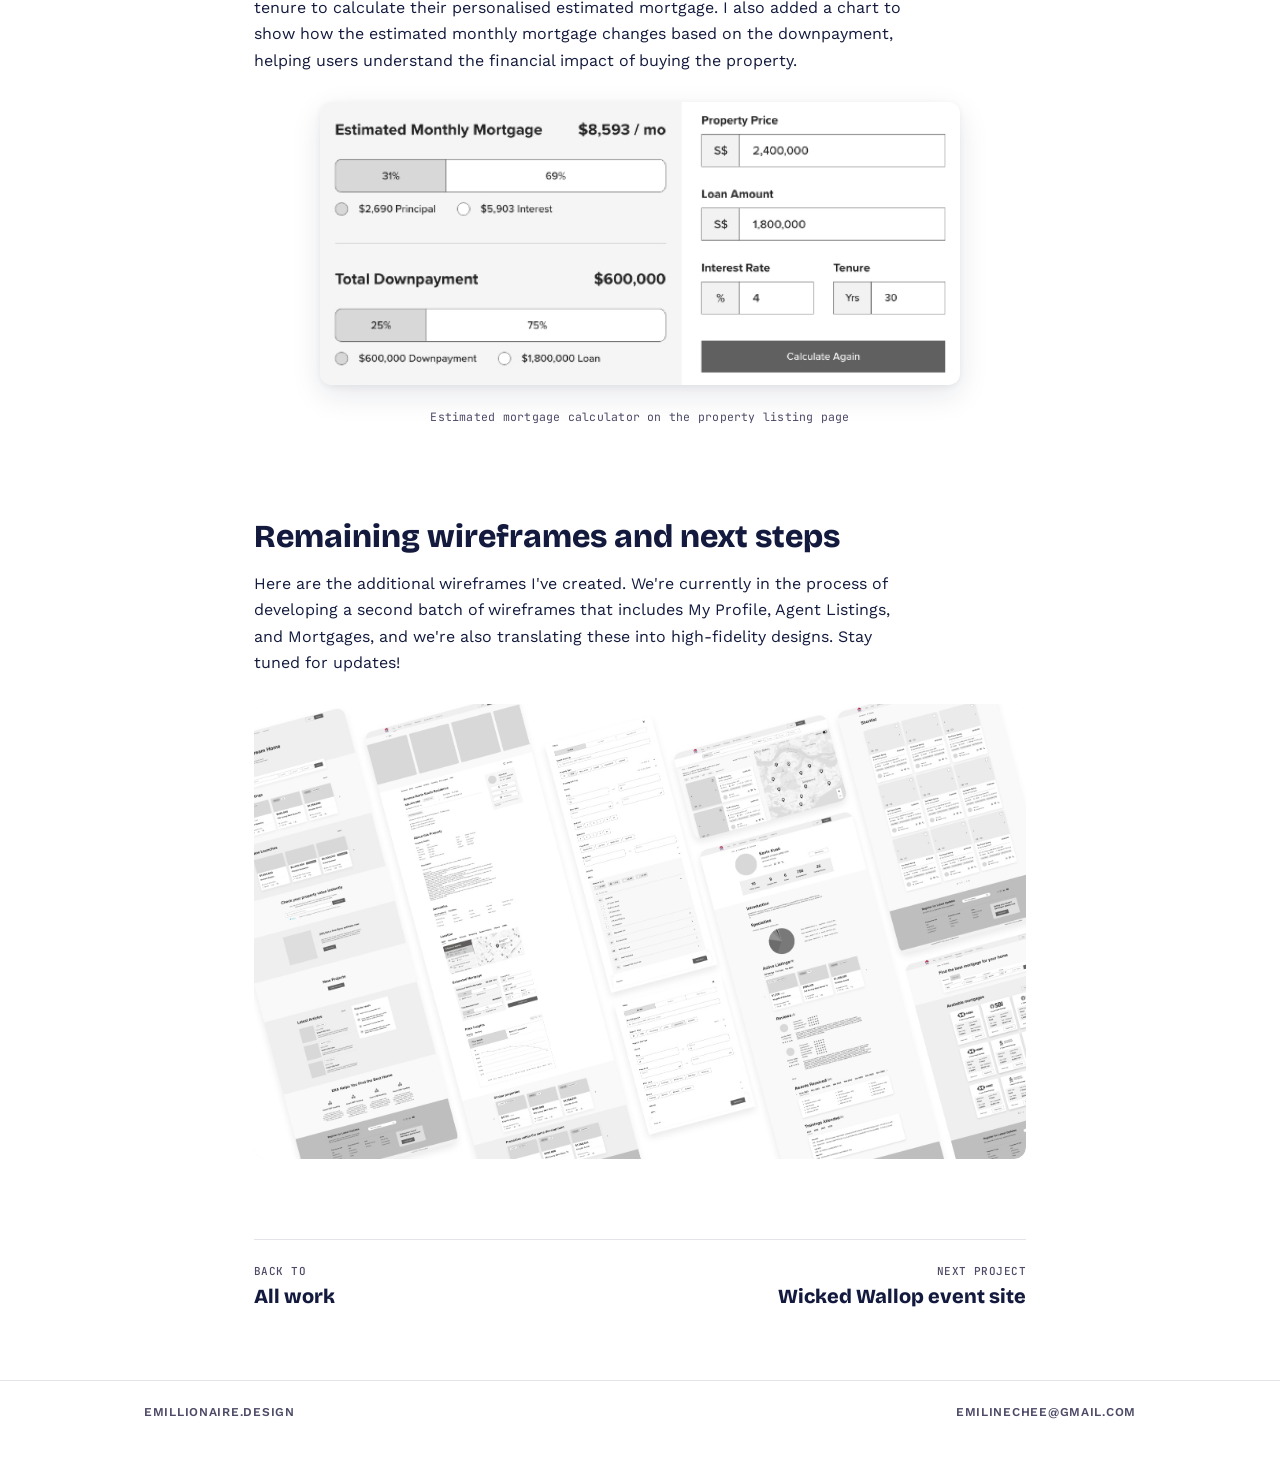
<file: case-studies/era.html>
<!DOCTYPE html>
<html lang="en">
<head>
<meta charset="UTF-8">
<meta name="viewport" content="width=device-width, initial-scale=1.0">
<title>ERA listing portal — emiline</title>
<meta name="description" content="Designing a property listing portal for users searching for sale or rental properties.">
<link rel="icon" href="../favicon.svg" type="image/svg+xml">
<link rel="icon" href="../favicon-32.png" sizes="32x32" type="image/png">
<link rel="apple-touch-icon" href="../apple-touch-icon.png">
<meta property="og:type" content="website">
<meta property="og:site_name" content="emillionaire.design">
<meta property="og:title" content="ERA listing portal — emiline">
<meta property="og:description" content="Designing a property listing portal for users searching for sale or rental properties.">
<meta property="og:url" content="https://emillionaire.design/case-studies/era.html">
<meta property="og:image" content="https://emillionaire.design/assets/img/share.jpg">
<meta property="og:image:width" content="1200">
<meta property="og:image:height" content="630">
<meta name="twitter:card" content="summary_large_image">
<link rel="preconnect" href="https://fonts.googleapis.com">
<link rel="preconnect" href="https://fonts.gstatic.com" crossorigin>
<link href="https://fonts.googleapis.com/css2?family=Bricolage+Grotesque:wght@600;700;800&family=Work+Sans:wght@400;500;600&family=JetBrains+Mono:wght@400;500&display=swap" rel="stylesheet">
<link rel="stylesheet" href="../assets/css/style.css">
<link rel="stylesheet" href="../assets/css/editorial.css">
</head>
<body class="ed">

<header class="ed-nav">
  <div class="ed-bar">
    <a class="wordmark" href="../index.html">emillionaire</a>
    <nav>
      <a href="../projects.html" aria-current="page">Projects</a>
      <a href="../contact.html">Contact</a>
    </nav>
  </div>
</header>

<main class="ed-wrap">
  <header class="ed-head">
    <div class="page-header cs-hero">
      <span class="yr">2023</span>
      <h1>ERA listing portal</h1>
      <p>Designing a property listing portal for users searching for sale or rental properties.</p>
      <dl class="cs-meta">
        <div><dt>Role</dt><dd>UX Designer</dd></div>
        <div><dt>Responsibilities</dt><dd>Heuristic Analysis, Lofi wireframes, Lofi prototype</dd></div>
        <div><dt>Date</dt><dd>Jul 2023 – Nov 2023</dd></div>
      </dl>
    </div>

    <div class="ed-hero">
      <img src="../assets/img/era/hero.png" alt="ERA map view wireframe on a laptop, with the homepage search bar and a listing card floating in front">
    </div>
  </header>

  <section class="cs-section">
    <h2>Making property searches easier</h2>
    <p>As the market leader in real estate in Singapore, ERA engaged us for the design and development of a custom property listing portal. The objective is to enhance ERA's brand presence, deepen the affinity between consumers and agents, and streamline the property search experience for their customers.</p>
    <p>This portal aims to <strong>simplify the process of searching for properties for sale and rent,</strong> ensuring a seamless and efficient experience for all users.</p>
  </section>

  <section class="cs-section">
    <span class="yr">Heuristic Analysis</span>
    <h2>Studying the existing agent portal</h2>
    <p>ERA had a basic portal used by their agents to manage their property listings. This served as our starting point for creating a new customer portal. To kick off the project, I conducted a thorough analysis of this existing product to identify any usability issues and provide recommendations. This in-depth study allowed me to pinpoint specific areas that needed improvement, providing a clear roadmap for enhancements during the design process. Here are some of the insights gained and my recommendations.</p>

    <div class="cs-issue">
      <span class="yr issue">Issue 01</span>
      <h3>Limited filter options</h3>
      <ul class="cs-list">
        <li>Limited filter options make it harder for users to find properties that meet their specific criteria.</li>
        <li>This can lead to a more time-consuming and frustrating experience for users who have specific requirements or preferences.</li>
      </ul>
      <div class="cs-img small"><img src="../assets/img/era/audit-filters.jpg" alt="Existing agent portal search form with only price, area, beds and HDB town filters" loading="lazy"></div>
      <div class="cs-rec">
        <span class="yr rec">Recommendation</span>
        <h4>Expand property search filters</h4>
        <ul class="cs-list">
          <li>Implement a more comprehensive list of filters eg. build Year, floor level, bathrooms, desired amenities, etc.</li>
          <li>This will provide the user more control and customisation over their property search experience.</li>
        </ul>
      </div>
    </div>

    <div class="cs-issue">
      <span class="yr issue">Issue 02</span>
      <h3>Inaccessible search/filter functions when user scrolls down</h3>
      <ul class="cs-list">
        <li>On scroll, the search and filter functions scroll together, moving out of the user’s view.</li>
        <li>Users have to scroll back to the top of the page to view/modify their preferences.</li>
      </ul>
      <div class="cs-img two">
        <img src="../assets/img/era/audit-scroll-top.jpg" alt="Existing listings page with the search panel highlighted at the top" loading="lazy">
        <img src="../assets/img/era/audit-scroll-down.jpg" alt="The same page scrolled down, with the search panel no longer visible" loading="lazy">
      </div>
      <div class="cs-rec">
        <span class="yr rec">Recommendation</span>
        <h4>Fix search bar to top</h4>
        <ul class="cs-list">
          <li>Search and filter functions play a crucial role in helping users find properties that meet their specific criteria. It is a good practice to keep them easily accessible and visible throughout the user’s browsing experience.</li>
          <li>Keep it fixed to top - this allows users to modify their search criteria or perform a new search without scrolling back to the top of the page.</li>
        </ul>
      </div>
    </div>

    <div class="cs-issue">
      <span class="yr issue">Issue 03</span>
      <h3>Poorly designed information cards</h3>
      <ul class="cs-list">
        <li>The current design does not effectively communicate key details, decreasing the chances of generating interest</li>
      </ul>
      <div class="cs-img small"><img src="../assets/img/era/audit-card.jpg" alt="Existing listing card with price, area, bedrooms and tenure in plain text of similar weight" loading="lazy"></div>
      <div class="cs-rec">
        <span class="yr rec">Recommendation</span>
        <h4>Highlight key details</h4>
        <ul class="cs-list">
          <li>Ensure that essential information such as price, property type, size are prominent and stands out from the rest of the description.</li>
          <li>Incorporate visual elements such as icons. For example, use icons to represent bedroom, bathroom, etc.</li>
        </ul>
      </div>
    </div>
  </section>

  <section class="cs-section">
    <span class="yr">Starting the design</span>
    <h2>Simple yet comprehensive search bar</h2>
    <p>In the hero section of the portal's homepage, we prominently featured a versatile search bar with <strong>two distinct tabs: "Buy" and "Rent."</strong> This design caters specifically to our primary user groups - those interested in purchasing properties and those looking to rent - <strong>making the search process straightforward and efficient</strong> for all users.</p>
    <p>The search field allows users to search by key criteria such as location, MRT stations, or schools, recognising these as crucial factors in home selection. We also included dropdown menus that enable users to refine their search further by <strong>property type, price range, and the number of bedrooms</strong>. This comprehensive approach ensures that users can quickly and easily find properties that meet their specific needs and preferences.</p>

    <div class="cs-img narrow">
      <figure class="cs-shot">
        <img class="soft" src="../assets/img/era/home-search.jpg" alt="Homepage hero wireframe with Buy and Rent tabs above a search bar" loading="lazy">
        <figcaption>Search bar on hero section of homepage</figcaption>
      </figure>
      <figure class="cs-shot">
        <img src="../assets/img/era/buy-search.jpg" alt="Buy page header with search field, filters button and type, price and bedroom dropdowns" loading="lazy">
        <figcaption>Search and additional filters on Buy page</figcaption>
      </figure>
    </div>
  </section>

  <section class="cs-section">
    <h2>Tailored filters for specific property types</h2>
    <p>The filters adjust based on the selected property type to provide relevant information. For instance, users searching for an HDB might need to know the HDB Built Year, while those interested in landed, commercial, or industrial properties would be more concerned with Tenure. Additionally, each property type has distinct sub-types. Therefore, I designed different filters tailored to each category, ensuring that all users receive the specific information they need for their property search.</p>

    <div class="cs-tabs" aria-label="Filter designs by property type">
      <input type="radio" name="era-filters" id="filters-hdb" checked>
      <input type="radio" name="era-filters" id="filters-non-landed">
      <input type="radio" name="era-filters" id="filters-landed">
      <input type="radio" name="era-filters" id="filters-commercial">
      <input type="radio" name="era-filters" id="filters-industrial">
      <div class="cs-tablist">
        <label for="filters-hdb">HDB</label>
        <label for="filters-non-landed">Non-landed</label>
        <label for="filters-landed">Landed</label>
        <label for="filters-commercial">Commercial</label>
        <label for="filters-industrial">Industrial</label>
      </div>
      <div class="cs-panels">
        <figure class="cs-fig">
          <div class="cs-fig-img"><img src="../assets/img/era/filters-hdb.jpg" alt="HDB filter panel, including build year and an expanded MRT line checklist" loading="lazy"></div>
        </figure>
        <figure class="cs-fig">
          <div class="cs-fig-img"><img src="../assets/img/era/filters-non-landed.jpg" alt="Non-landed property filter panel" loading="lazy"></div>
        </figure>
        <figure class="cs-fig">
          <div class="cs-fig-img"><img src="../assets/img/era/filters-landed.jpg" alt="Landed property filter panel with tenure options" loading="lazy"></div>
        </figure>
        <figure class="cs-fig">
          <div class="cs-fig-img"><img src="../assets/img/era/filters-commercial.jpg" alt="Commercial building filter panel" loading="lazy"></div>
        </figure>
        <figure class="cs-fig">
          <div class="cs-fig-img"><img src="../assets/img/era/filters-industrial.jpg" alt="Industrial property filter panel" loading="lazy"></div>
        </figure>
      </div>
    </div>

    <h3>Prototyping the filters functionality</h3>
    <p>I created a simple prototype to allow stakeholders to see firsthand how the design caters to different user needs:</p>
    <figure class="cs-shot cs-img mid">
      <img src="../assets/img/era/filters-prototype.gif" alt="Animated prototype: opening the filters panel and switching property types" loading="lazy">
      <figcaption>Filters prototype</figcaption>
    </figure>
  </section>

  <section class="cs-section">
    <h2>Designing the cards for latest listings and upcoming condo launches</h2>
    <p>Cards are a key UI element in our property listings, effectively presenting essential information. On the homepage, we feature both <em>Latest Listings</em> and <em>New Launches</em>. The <em>Latest Listings</em> section highlights houses currently for sale, while <em>New Launches</em> showcases upcoming condo projects.</p>
    <p>The cards on the homepage include <strong>category tags</strong> to indicate whether a property is for sale or rent, and the property type, helping users quickly filter based on their needs. <strong>Pricing is prominently displayed</strong>, followed by other important details like location, size, and the number of bedrooms and bathrooms, allowing for easy property comparison.</p>
    <p>For the <em>Buy/Rent</em> pages, which caters to users who are more serious about purchasing or renting, I designed more detailed cards with additional information, such as agent contact details and the distance to the nearest MRT station. This ensures they have all the relevant information needed to make informed decisions.</p>

    <div class="cs-img cards">
      <figure class="cs-shot">
        <img src="../assets/img/era/card-latest.jpg" alt="Latest Listing card with For Rent and Non-landed tags, price, name, location, size, beds and baths" loading="lazy">
        <figcaption>"Latest Listing" cards</figcaption>
      </figure>
      <figure class="cs-shot">
        <img src="../assets/img/era/card-new-launch.jpg" alt="New Launches card for an upcoming condo project" loading="lazy">
        <figcaption>"New Launches" cards</figcaption>
      </figure>
      <figure class="cs-shot">
        <img src="../assets/img/era/card-buy.jpg" alt="Buy page card with image carousel, price, MRT distance, beds, baths, tags and agent contact" loading="lazy">
        <figcaption>"Buy" page card</figcaption>
      </figure>
    </div>
  </section>

  <section class="cs-section">
    <h2>Browsing by map vs. list</h2>
    <p>We created two distinct designs to enhance the user experience: a map view and a list view. The map view contains an <strong>interactive map with pinned listings</strong> which allows users to visually browse properties based on their geographic preferences, providing an intuitive way to explore neighbourhoods and nearby amenities. This view is ideal for users who prioritise location in their search.</p>
    <p>On the other hand, the list view enables users to <strong>browse properties by selecting specific options</strong> such as property type, neighbourhood, number of bedrooms, etc. from a comprehensive list. This structured approach works better for users who have clear criteria and prefer a more detailed and organised presentation of property information. By offering both map and list views, we ensure that users can find properties in the way that best suits their needs and preferences.</p>

    <div class="cs-img two">
      <figure class="cs-shot">
        <img class="soft" src="../assets/img/era/map-view.jpg" alt="Map view wireframe: listing cards on the left, map with pinned listings on the right" loading="lazy">
        <figcaption>Map view</figcaption>
      </figure>
      <figure class="cs-shot">
        <img class="soft" src="../assets/img/era/list-view.jpg" alt="List view wireframe for browsing by property options" loading="lazy">
        <figcaption>List view</figcaption>
      </figure>
    </div>
  </section>

  <section class="cs-section">
    <h2>Designing a mortgage calculator</h2>
    <p>On the property listing page, I designed an estimated mortgage calculator. This tool automatically calculates a mortgage based on 75% of the property price, reflecting the maximum loan available from financial institutions (FIs) in Singapore. The calculator uses a default tenure of 30 years, which is the maximum term for loans in Singapore, and a standard interest rate of 4%, typical among FIs. Users have the <strong>flexibility to customise fields</strong> such as the price, loan amount, interest rate, and tenure to calculate their personalised estimated mortgage. I also added a chart to show how the estimated monthly mortgage changes based on the downpayment, helping users understand the financial impact of buying the property.</p>

    <figure class="cs-shot cs-img mid">
      <img class="soft" src="../assets/img/era/mortgage.jpg" alt="Estimated mortgage calculator with monthly mortgage and downpayment bars beside editable price, loan, interest and tenure fields" loading="lazy">
      <figcaption>Estimated mortgage calculator on the property listing page</figcaption>
    </figure>
  </section>

  <section class="cs-section">
    <h2>Remaining wireframes and next steps</h2>
    <p>Here are the additional wireframes I've created. We're currently in the process of developing a second batch of wireframes that includes My Profile, Agent Listings, and Mortgages, and we're also translating these into high-fidelity designs. Stay tuned for updates!</p>

    <div class="cs-thumb full">
      <img src="../assets/img/era/wireframes.jpg" alt="Spread of further wireframes, including the property page, agent profile, shortlist and mortgages pages" loading="lazy">
    </div>
  </section>

  <nav class="ed-next" aria-label="More work">
    <a href="../projects.html" data-back><span>Back to</span>All work</a>
    <a href="wicked-wallop.html"><span>Next project</span>Wicked Wallop event site</a>
  </nav>
</main>

<footer class="ed-foot">
  <div class="ed-bar"><a href="../index.html">emillionaire.design</a><a href="mailto:emilinechee@gmail.com">emilinechee@gmail.com</a></div>
</footer>

<script src="../assets/js/back.js" defer></script>
</body>
</html>
</file>
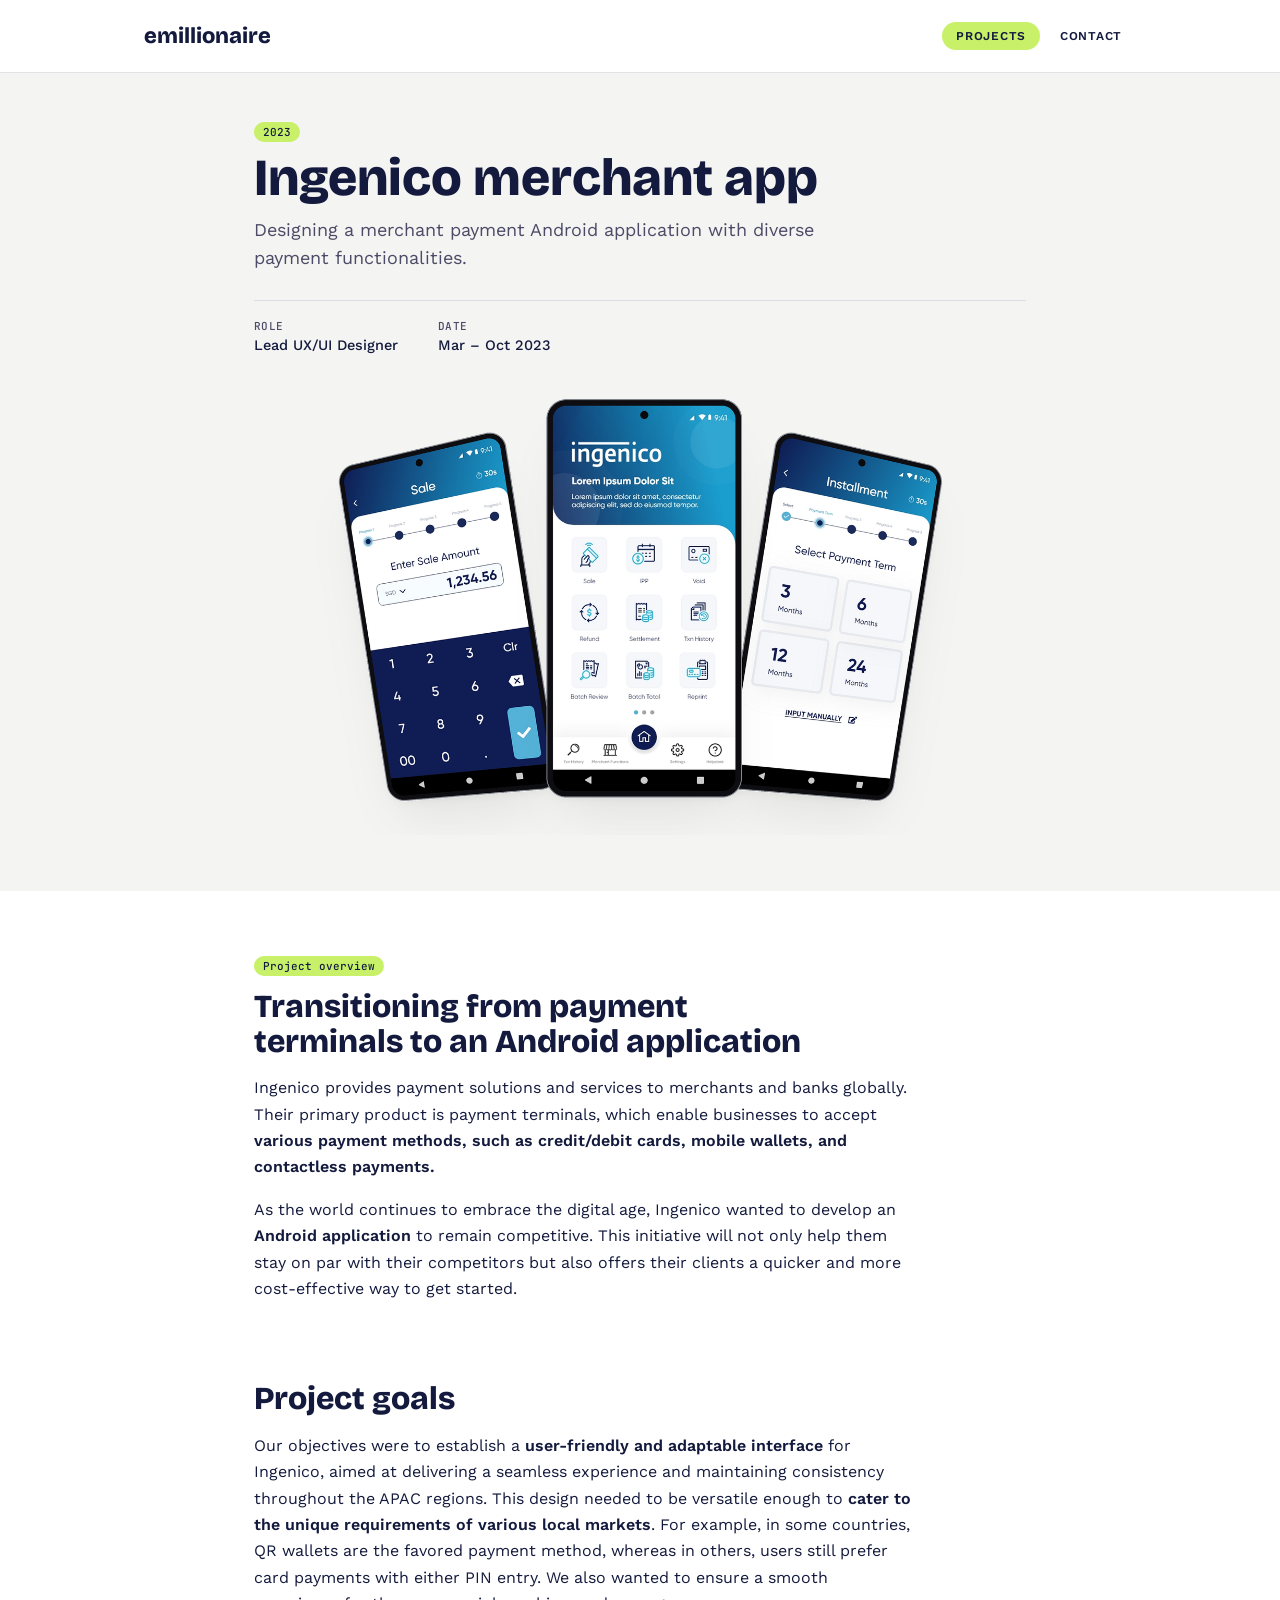
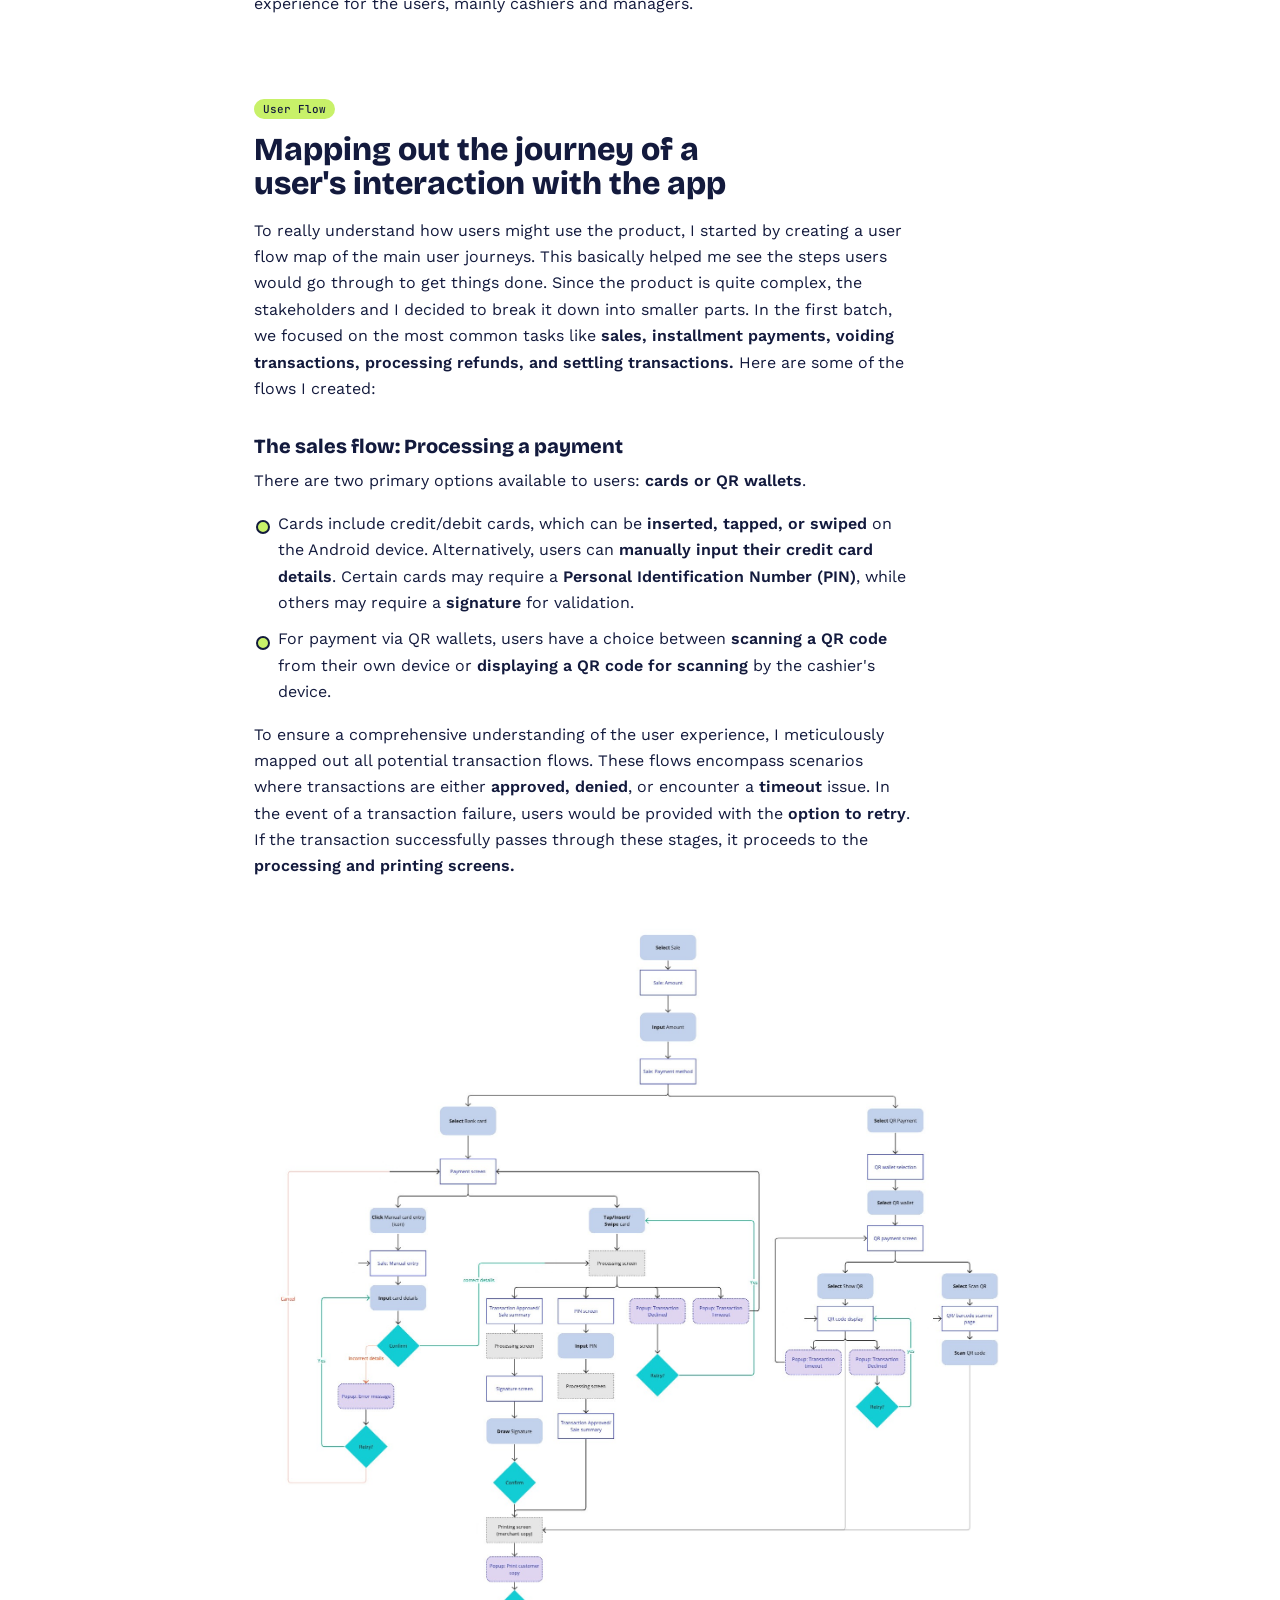
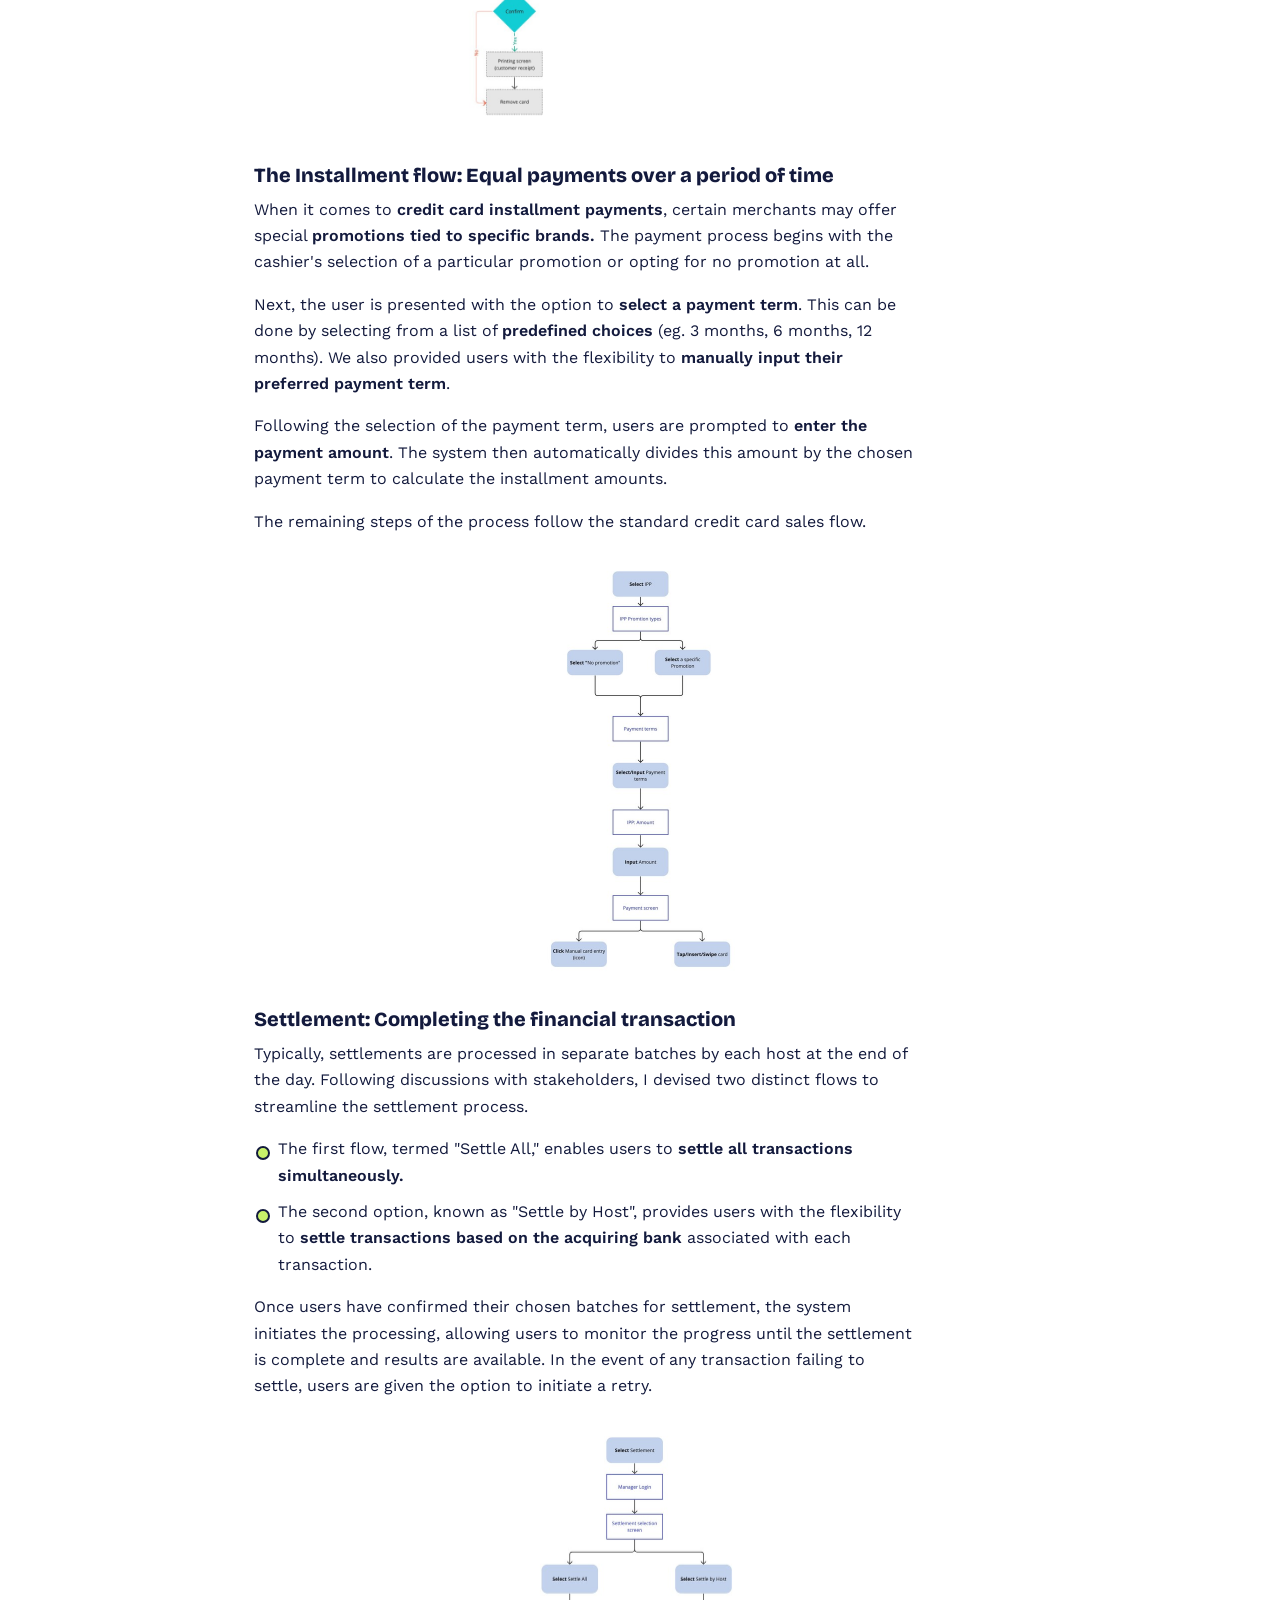
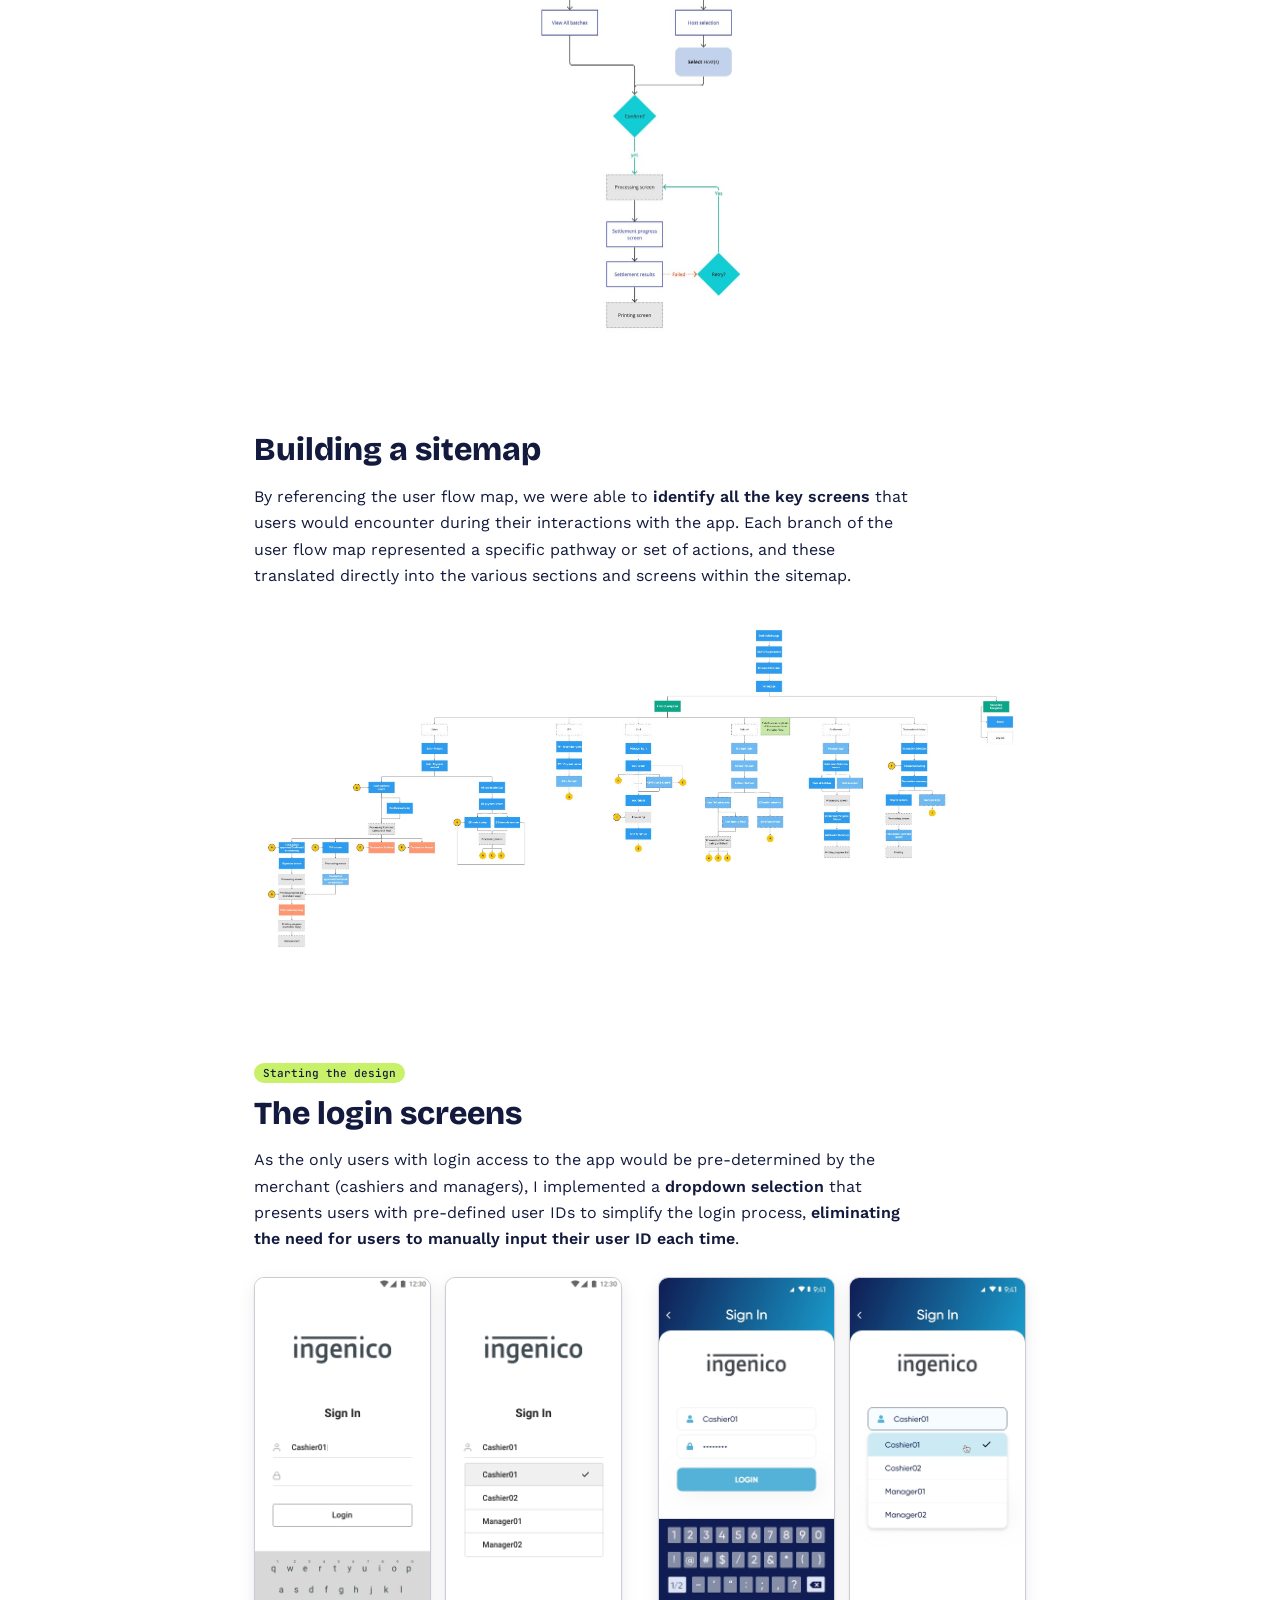
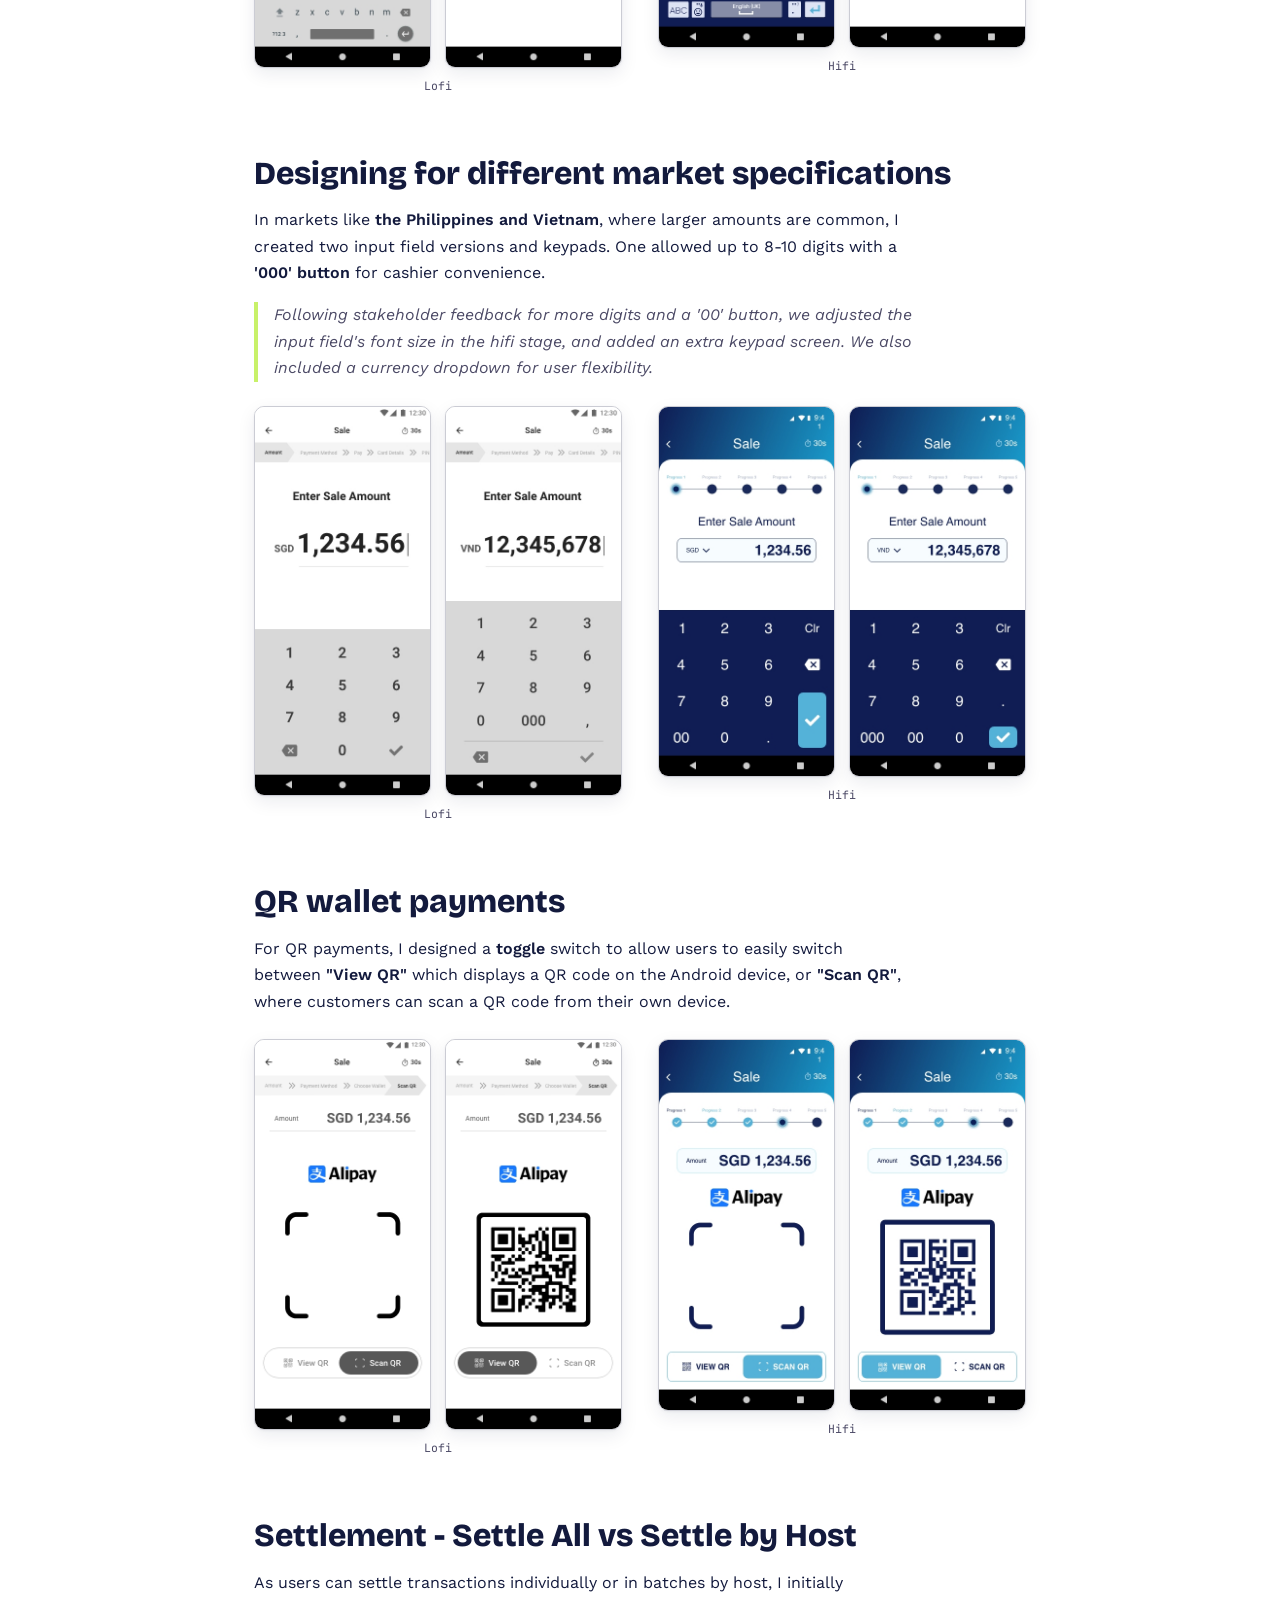
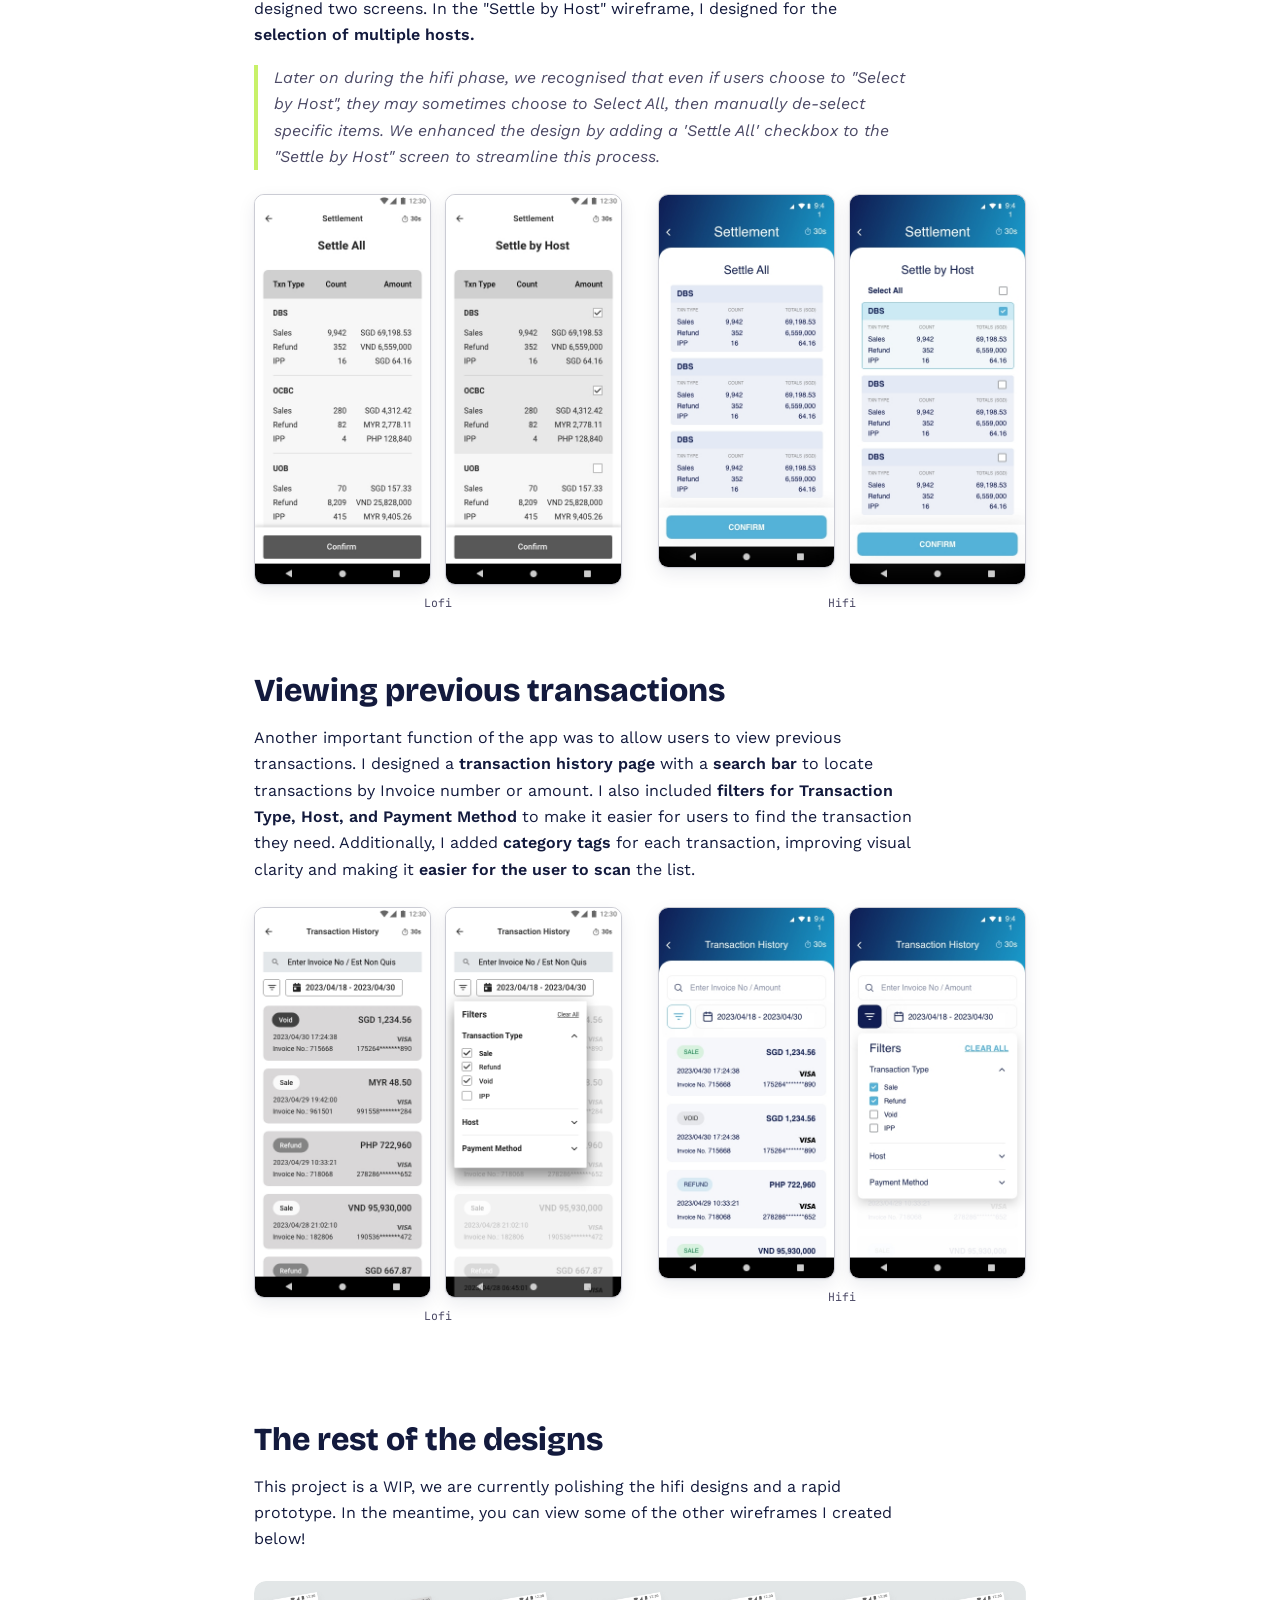
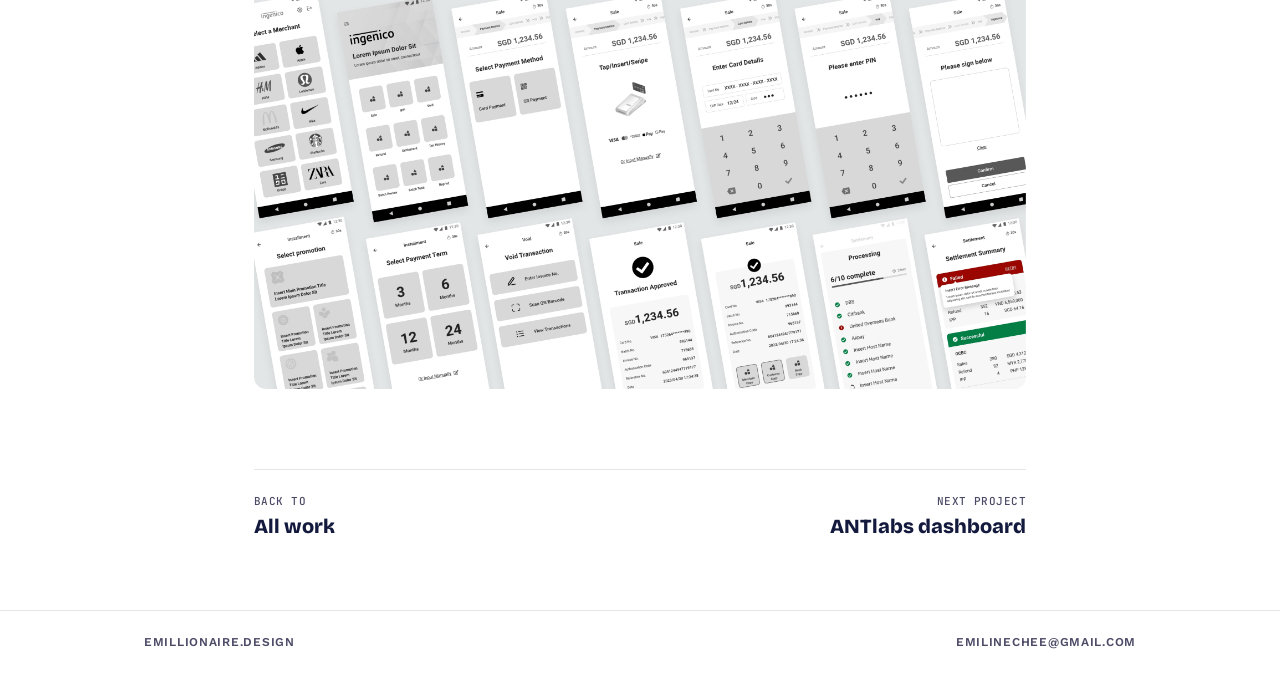
<file: case-studies/ingenico.html>
<!DOCTYPE html>
<html lang="en">
<head>
<meta charset="UTF-8">
<meta name="viewport" content="width=device-width, initial-scale=1.0">
<title>Ingenico merchant app — emiline</title>
<meta name="description" content="Designing a merchant payment Android application with diverse payment functionalities.">
<link rel="icon" href="../favicon.svg" type="image/svg+xml">
<link rel="icon" href="../favicon-32.png" sizes="32x32" type="image/png">
<link rel="apple-touch-icon" href="../apple-touch-icon.png">
<meta property="og:type" content="website">
<meta property="og:site_name" content="emillionaire.design">
<meta property="og:title" content="Ingenico merchant app — emiline">
<meta property="og:description" content="Designing a merchant payment Android application with diverse payment functionalities.">
<meta property="og:url" content="https://emillionaire.design/case-studies/ingenico.html">
<meta property="og:image" content="https://emillionaire.design/assets/img/share.jpg">
<meta property="og:image:width" content="1200">
<meta property="og:image:height" content="630">
<meta name="twitter:card" content="summary_large_image">
<link rel="preconnect" href="https://fonts.googleapis.com">
<link rel="preconnect" href="https://fonts.gstatic.com" crossorigin>
<link href="https://fonts.googleapis.com/css2?family=Bricolage+Grotesque:wght@600;700;800&family=Work+Sans:wght@400;500;600&family=JetBrains+Mono:wght@400;500&display=swap" rel="stylesheet">
<link rel="stylesheet" href="../assets/css/style.css">
<link rel="stylesheet" href="../assets/css/editorial.css">
</head>
<body class="ed">

<header class="ed-nav">
  <div class="ed-bar">
    <a class="wordmark" href="../index.html">emillionaire</a>
    <nav>
      <a href="../projects.html" aria-current="page">Projects</a>
      <a href="../contact.html">Contact</a>
    </nav>
  </div>
</header>

<main class="ed-wrap">
  <header class="ed-head">
    <div class="page-header cs-hero">
      <span class="yr">2023</span>
      <h1>Ingenico merchant app</h1>
      <p>Designing a merchant payment Android application with diverse payment functionalities.</p>
      <dl class="cs-meta">
        <div><dt>Role</dt><dd>Lead UX/UI Designer</dd></div>
        <div><dt>Date</dt><dd>Mar – Oct 2023</dd></div>
      </dl>
    </div>

    <div class="ed-hero">
      <img src="../assets/img/ingenico/hero.png" alt="Three Android phones showing the home screen, sale amount keypad and installment payment term screens">
    </div>
  </header>

  <section class="cs-section">
    <span class="yr">Project overview</span>
    <h2>Transitioning from payment terminals to an Android application</h2>
    <p>Ingenico provides payment solutions and services to merchants and banks globally. Their primary product is payment terminals, which enable businesses to accept <strong>various payment methods, such as credit/debit cards, mobile wallets, and contactless payments.</strong></p>
    <p>As the world continues to embrace the digital age, Ingenico wanted to develop an <strong>Android application</strong> to remain competitive. This initiative will not only help them stay on par with their competitors but also offers their clients a quicker and more cost-effective way to get started.</p>
  </section>

  <section class="cs-section">
    <h2>Project goals</h2>
    <p>Our objectives were to establish a <strong>user-friendly and adaptable interface</strong> for Ingenico, aimed at delivering a seamless experience and maintaining consistency throughout the APAC regions. This design needed to be versatile enough to <strong>cater to the unique requirements of various local markets</strong>. For example, in some countries, QR wallets are the favored payment method, whereas in others, users still prefer card payments with either PIN entry. We also wanted to ensure a smooth experience for the users, mainly cashiers and managers.</p>
  </section>

  <section class="cs-section">
    <span class="yr">User Flow</span>
    <h2>Mapping out the journey of a user's interaction with the app</h2>
    <p>To really understand how users might use the product, I started by creating a user flow map of the main user journeys. This basically helped me see the steps users would go through to get things done. Since the product is quite complex, the stakeholders and I decided to break it down into smaller parts. In the first batch, we focused on the most common tasks like <strong>sales, installment payments, voiding transactions, processing refunds, and settling transactions.</strong> Here are some of the flows I created:</p>

    <h3>The sales flow: Processing a payment</h3>
    <p>There are two primary options available to users: <strong>cards or QR wallets</strong>.</p>
    <ul class="cs-list">
      <li>Cards include credit/debit cards, which can be <strong>inserted, tapped, or swiped</strong> on the Android device. Alternatively, users can <strong>manually input their credit card details</strong>. Certain cards may require a <strong>Personal Identification Number (PIN)</strong>, while others may require a <strong>signature</strong> for validation.</li>
      <li>For payment via QR wallets, users have a choice between <strong>scanning a QR code</strong> from their own device or <strong>displaying a QR code for scanning</strong> by the cashier's device.</li>
    </ul>
    <p>To ensure a comprehensive understanding of the user experience, I meticulously mapped out all potential transaction flows. These flows encompass scenarios where transactions are either <strong>approved, denied</strong>, or encounter a <strong>timeout</strong> issue. In the event of a transaction failure, users would be provided with the <strong>option to retry</strong>. If the transaction successfully passes through these stages, it proceeds to the <strong>processing and printing screens.</strong></p>
    <div class="cs-img narrow"><img src="../assets/img/ingenico/flow-sales.jpg" alt="Sales user flow: card and QR wallet branches with approved, denied and timeout outcomes" loading="lazy"></div>

    <h3>The Installment flow: Equal payments over a period of time</h3>
    <p>When it comes to <strong>credit card installment payments</strong>, certain merchants may offer special <strong>promotions tied to specific brands.</strong> The payment process begins with the cashier's selection of a particular promotion or opting for no promotion at all.</p>
    <p>Next, the user is presented with the option to <strong>select a payment term</strong>. This can be done by selecting from a list of <strong>predefined choices</strong> (eg. 3 months, 6 months, 12 months). We also provided users with the flexibility to <strong>manually input their preferred payment term</strong>.</p>
    <p>Following the selection of the payment term, users are prompted to <strong>enter the payment amount</strong>. The system then automatically divides this amount by the chosen payment term to calculate the installment amounts.</p>
    <p>The remaining steps of the process follow the standard credit card sales flow.</p>
    <div class="cs-img narrow" style="max-width:195px"><img src="../assets/img/ingenico/flow-installment.jpg" alt="Installment user flow: promotion, payment term, amount, then the card sales flow" loading="lazy"></div>

    <h3>Settlement: Completing the financial transaction</h3>
    <p>Typically, settlements are processed in separate batches by each host at the end of the day. Following discussions with stakeholders, I devised two distinct flows to streamline the settlement process.</p>
    <ul class="cs-list">
      <li>The first flow, termed "Settle All," enables users to <strong>settle all transactions simultaneously.</strong></li>
      <li>The second option, known as "Settle by Host", provides users with the flexibility to <strong>settle transactions based on the acquiring bank</strong> associated with each transaction.</li>
    </ul>
    <p>Once users have confirmed their chosen batches for settlement, the system initiates the processing, allowing users to monitor the progress until the settlement is complete and results are available. In the event of any transaction failing to settle, users are given the option to initiate a retry.</p>
    <div class="cs-img narrow" style="max-width:217px"><img src="../assets/img/ingenico/flow-settlement.jpg" alt="Settlement user flow: Settle All or Settle by Host, processing, results and retry" loading="lazy"></div>
  </section>

  <section class="cs-section">
    <h2>Building a sitemap</h2>
    <p>By referencing the user flow map, we were able to <strong>identify all the key screens</strong> that users would encounter during their interactions with the app. Each branch of the user flow map represented a specific pathway or set of actions, and these translated directly into the various sections and screens within the sitemap.</p>
    <div class="cs-img"><img src="../assets/img/ingenico/sitemap.jpg" alt="App sitemap derived from the user flows" loading="lazy"></div>
  </section>

  <section class="cs-section multi">
    <span class="yr">Starting the design</span>
    <h2>The login screens</h2>
    <p>As the only users with login access to the app would be pre-determined by the merchant (cashiers and managers), I implemented a <strong>dropdown selection</strong> that presents users with pre-defined user IDs to simplify the login process, <strong>eliminating the need for users to manually input their user ID each time</strong>.</p>
    <div class="cs-phones">
      <figure class="cs-shot">
        <div class="pair">
          <img class="soft" src="../assets/img/ingenico/login-lofi-1.jpg" alt="Lofi sign in screen" loading="lazy">
          <img class="soft" src="../assets/img/ingenico/login-lofi-2.jpg" alt="Lofi sign in with user ID dropdown open" loading="lazy">
        </div>
        <figcaption>Lofi</figcaption>
      </figure>
      <figure class="cs-shot">
        <div class="pair">
          <img class="soft" src="../assets/img/ingenico/login-hifi-1.jpg" alt="Hifi sign in screen" loading="lazy">
          <img class="soft" src="../assets/img/ingenico/login-hifi-2.jpg" alt="Hifi sign in with user ID dropdown open" loading="lazy">
        </div>
        <figcaption>Hifi</figcaption>
      </figure>
    </div>

    <h2>Designing for different market specifications</h2>
    <p>In markets like <strong>the Philippines and Vietnam</strong>, where larger amounts are common, I created two input field versions and keypads. One allowed up to 8-10 digits with a <strong>'000' button</strong> for cashier convenience.</p>
    <p class="cs-aside">Following stakeholder feedback for more digits and a '00' button, we adjusted the input field's font size in the hifi stage, and added an extra keypad screen. We also included a currency dropdown for user flexibility.</p>
    <div class="cs-phones">
      <figure class="cs-shot">
        <div class="pair">
          <img class="soft" src="../assets/img/ingenico/amount-lofi-1.jpg" alt="Lofi sale amount keypad in SGD" loading="lazy">
          <img class="soft" src="../assets/img/ingenico/amount-lofi-2.jpg" alt="Lofi sale amount keypad in VND with a 000 key" loading="lazy">
        </div>
        <figcaption>Lofi</figcaption>
      </figure>
      <figure class="cs-shot">
        <div class="pair">
          <img class="soft" src="../assets/img/ingenico/amount-hifi-1.jpg" alt="Hifi sale amount keypad with currency dropdown and 00 key" loading="lazy">
          <img class="soft" src="../assets/img/ingenico/amount-hifi-2.jpg" alt="Hifi sale amount keypad in VND with 000 and 00 keys" loading="lazy">
        </div>
        <figcaption>Hifi</figcaption>
      </figure>
    </div>

    <h2>QR wallet payments</h2>
    <p>For QR payments, I designed a <strong>toggle</strong> switch to allow users to easily switch between <strong>"View QR"</strong> which displays a QR code on the Android device, or <strong>"Scan QR"</strong>, where customers can scan a QR code from their own device.</p>
    <div class="cs-phones">
      <figure class="cs-shot">
        <div class="pair">
          <img class="soft" src="../assets/img/ingenico/qr-lofi-1.jpg" alt="Lofi QR payment with Scan QR selected" loading="lazy">
          <img class="soft" src="../assets/img/ingenico/qr-lofi-2.jpg" alt="Lofi QR payment with View QR selected showing a code" loading="lazy">
        </div>
        <figcaption>Lofi</figcaption>
      </figure>
      <figure class="cs-shot">
        <div class="pair">
          <img class="soft" src="../assets/img/ingenico/qr-hifi-1.jpg" alt="Hifi QR payment with Scan QR selected" loading="lazy">
          <img class="soft" src="../assets/img/ingenico/qr-hifi-2.jpg" alt="Hifi QR payment with View QR selected showing a code" loading="lazy">
        </div>
        <figcaption>Hifi</figcaption>
      </figure>
    </div>

    <h2>Settlement - Settle All vs Settle by Host</h2>
    <p>As users can settle transactions individually or in batches by host, I initially designed two screens. In the "Settle by Host" wireframe, I designed for the <strong>selection of multiple hosts.</strong></p>
    <p class="cs-aside">Later on during the hifi phase, we recognised that even if users choose to "Select by Host", they may sometimes choose to Select All, then manually de-select specific items. We enhanced the design by adding a 'Settle All' checkbox to the "Settle by Host" screen to streamline this process.</p>
    <div class="cs-phones">
      <figure class="cs-shot">
        <div class="pair">
          <img class="soft" src="../assets/img/ingenico/settle-lofi-1.jpg" alt="Lofi Settle All summary by host" loading="lazy">
          <img class="soft" src="../assets/img/ingenico/settle-lofi-2.jpg" alt="Lofi Settle by Host with a checkbox per host" loading="lazy">
        </div>
        <figcaption>Lofi</figcaption>
      </figure>
      <figure class="cs-shot">
        <div class="pair">
          <img class="soft" src="../assets/img/ingenico/settle-hifi-1.jpg" alt="Hifi Settle All summary" loading="lazy">
          <img class="soft" src="../assets/img/ingenico/settle-hifi-2.jpg" alt="Hifi Settle by Host with a Select All checkbox" loading="lazy">
        </div>
        <figcaption>Hifi</figcaption>
      </figure>
    </div>

    <h2>Viewing previous transactions</h2>
    <p>Another important function of the app was to allow users to view previous transactions. I designed a <strong>transaction history page</strong> with a <strong>search bar</strong> to locate transactions by Invoice number or amount. I also included <strong>filters for Transaction Type, Host, and Payment Method</strong> to make it easier for users to find the transaction they need. Additionally, I added <strong>category tags</strong> for each transaction, improving visual clarity and making it <strong>easier for the user to scan</strong> the list.</p>
    <div class="cs-phones">
      <figure class="cs-shot">
        <div class="pair">
          <img class="soft" src="../assets/img/ingenico/history-lofi-1.jpg" alt="Lofi transaction history with search and tagged transactions" loading="lazy">
          <img class="soft" src="../assets/img/ingenico/history-lofi-2.jpg" alt="Lofi transaction history with filter panel open" loading="lazy">
        </div>
        <figcaption>Lofi</figcaption>
      </figure>
      <figure class="cs-shot">
        <div class="pair">
          <img class="soft" src="../assets/img/ingenico/history-hifi-1.jpg" alt="Hifi transaction history" loading="lazy">
          <img class="soft" src="../assets/img/ingenico/history-hifi-2.jpg" alt="Hifi transaction history with filter panel open" loading="lazy">
        </div>
        <figcaption>Hifi</figcaption>
      </figure>
    </div>
  </section>

  <section class="cs-section">
    <h2>The rest of the designs</h2>
    <p>This project is a WIP, we are currently polishing the hifi designs and a rapid prototype. In the meantime, you can view some of the other wireframes I created below!</p>
    <div class="cs-thumb full">
      <img src="../assets/img/ingenico/mockups.jpg" alt="Spread of further app wireframes" loading="lazy">
    </div>
  </section>

  <nav class="ed-next" aria-label="More work">
    <a href="../projects.html" data-back><span>Back to</span>All work</a>
    <a href="antlabs.html"><span>Next project</span>ANTlabs dashboard</a>
  </nav>
</main>

<footer class="ed-foot">
  <div class="ed-bar"><a href="../index.html">emillionaire.design</a><a href="mailto:emilinechee@gmail.com">emilinechee@gmail.com</a></div>
</footer>

<script src="../assets/js/back.js" defer></script>
</body>
</html>
</file>
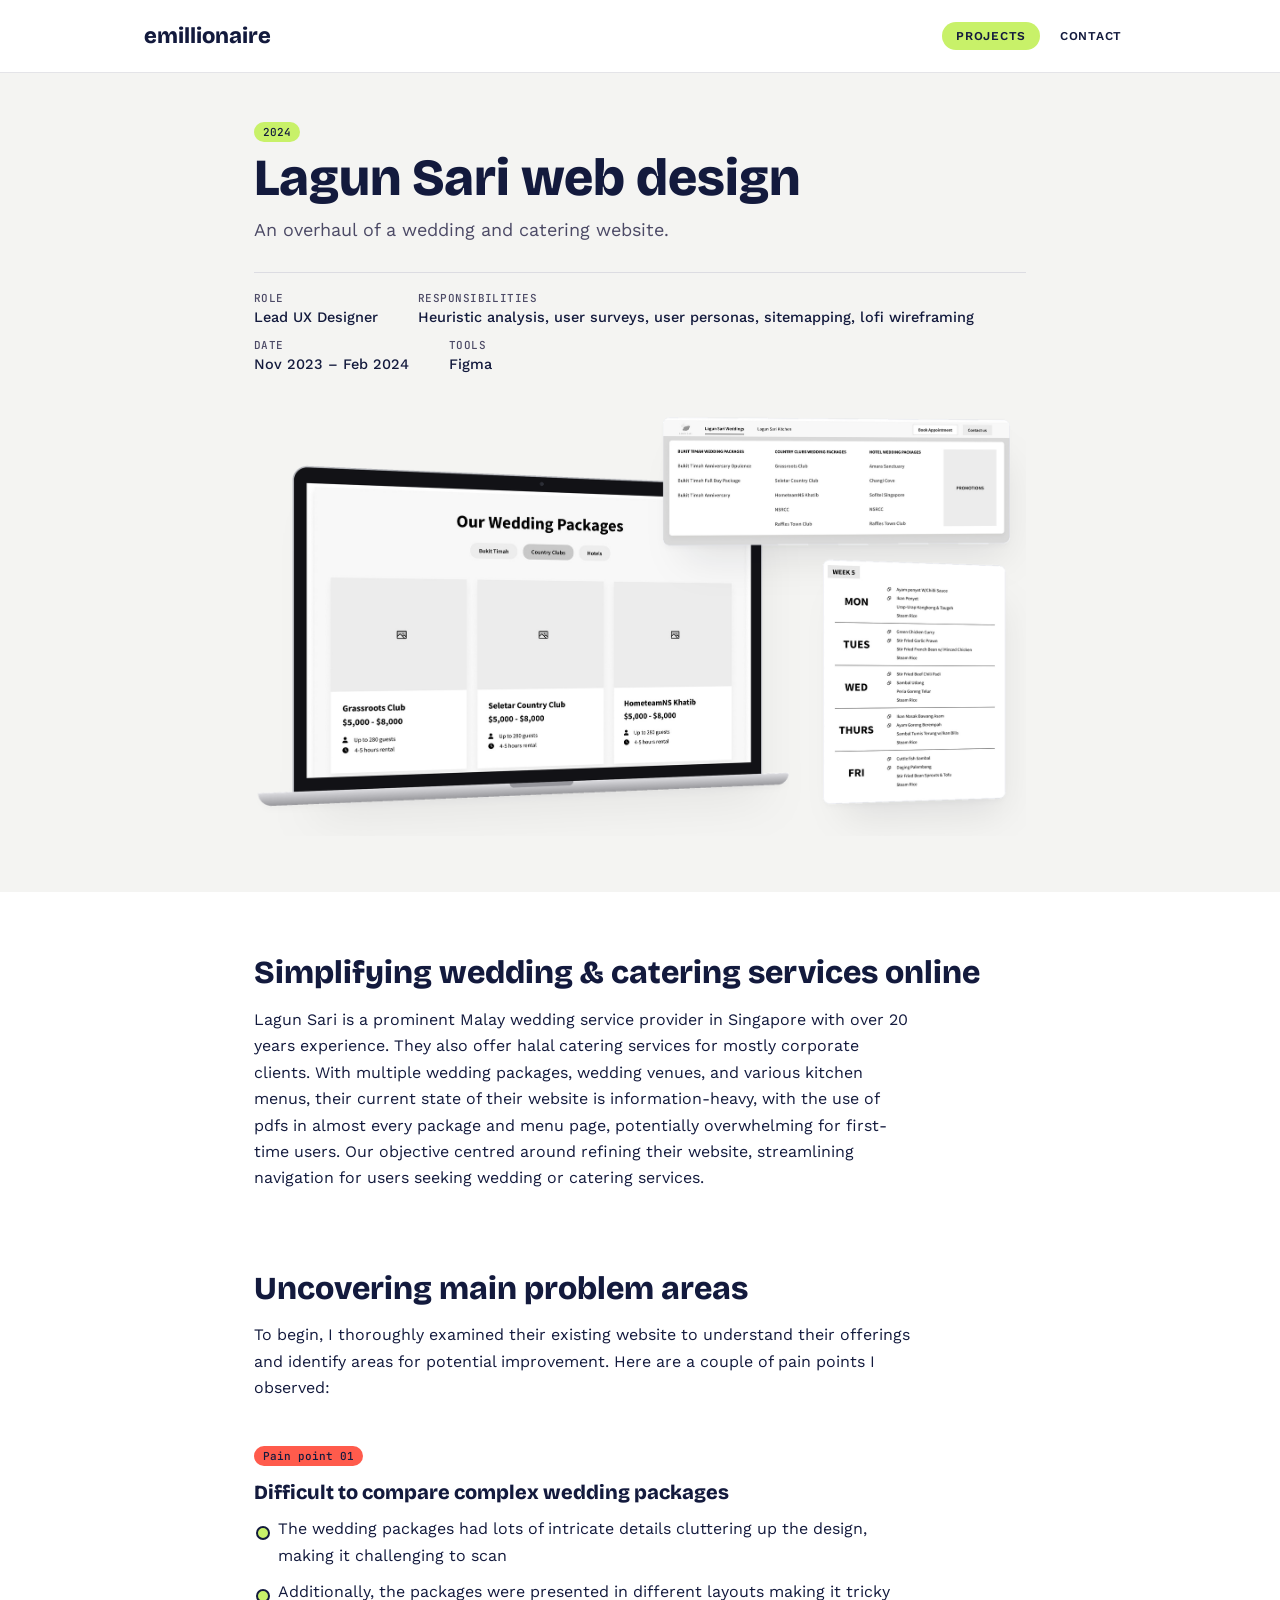
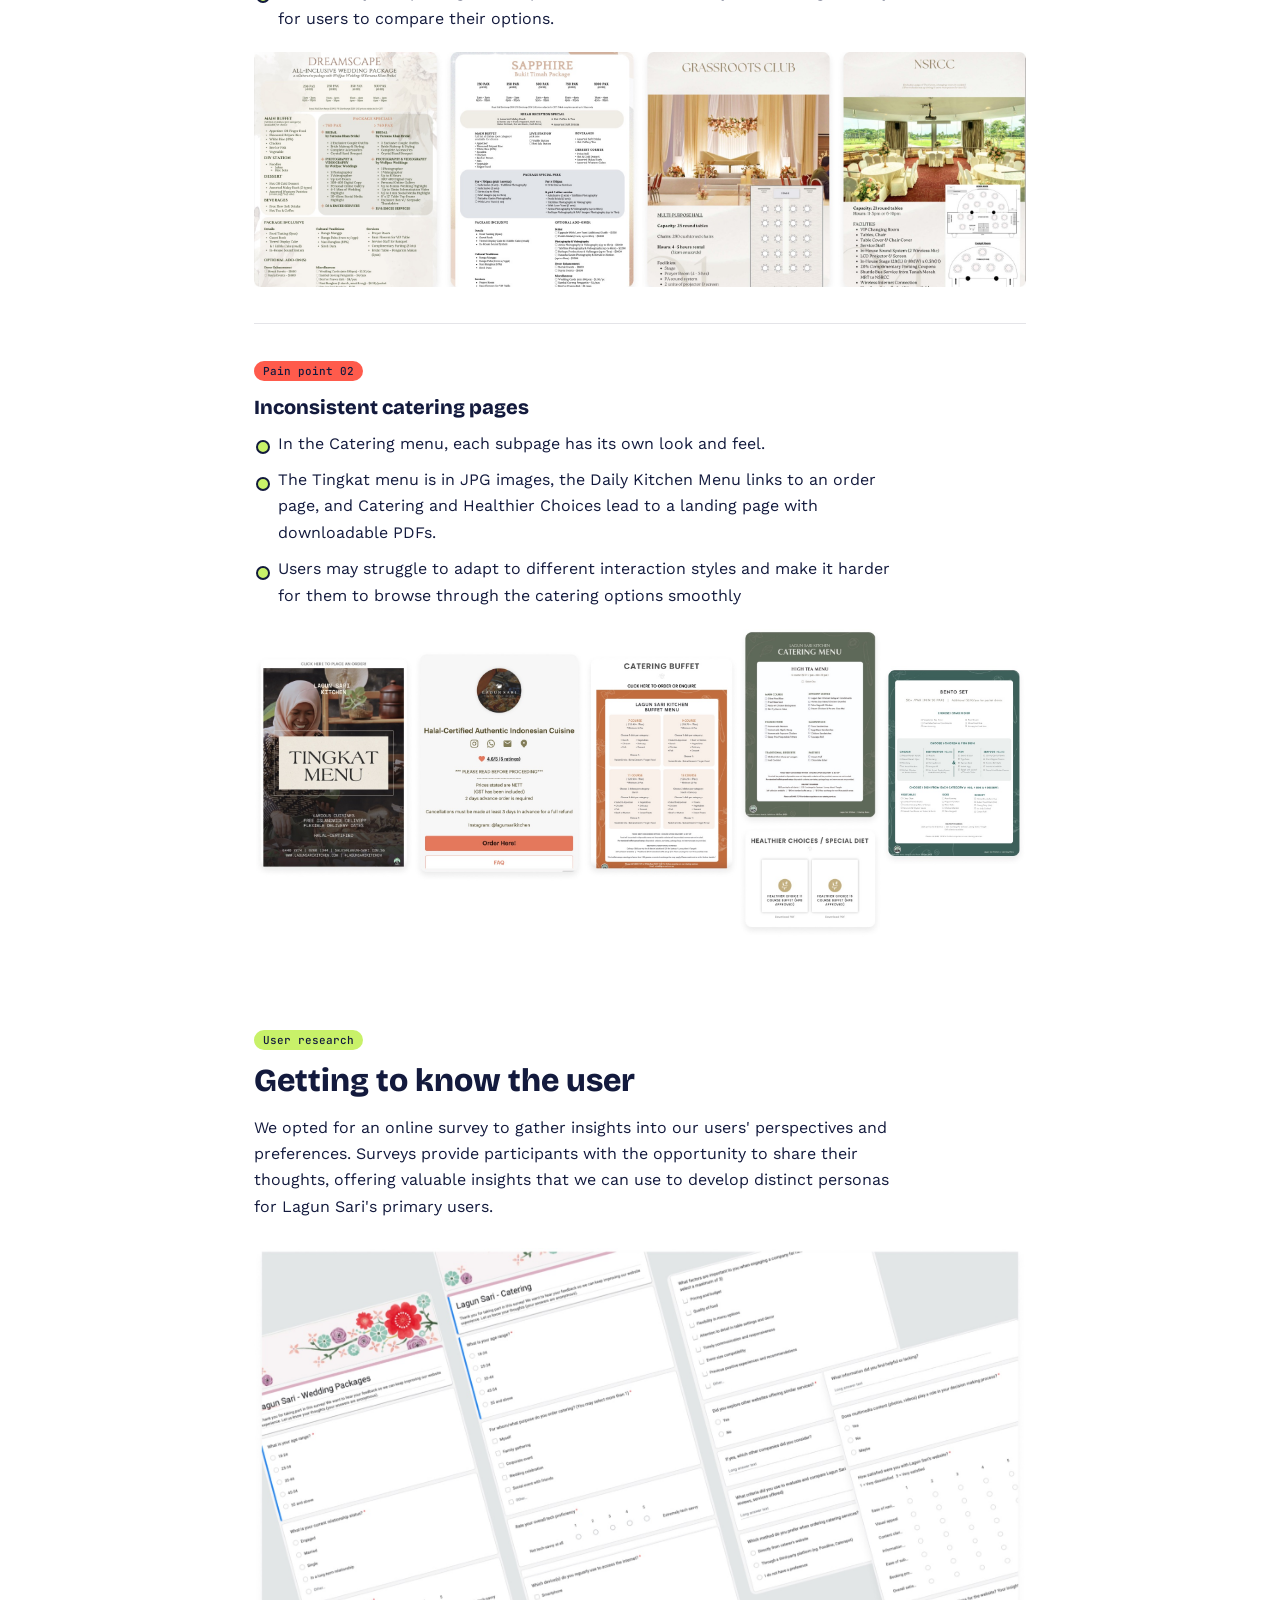
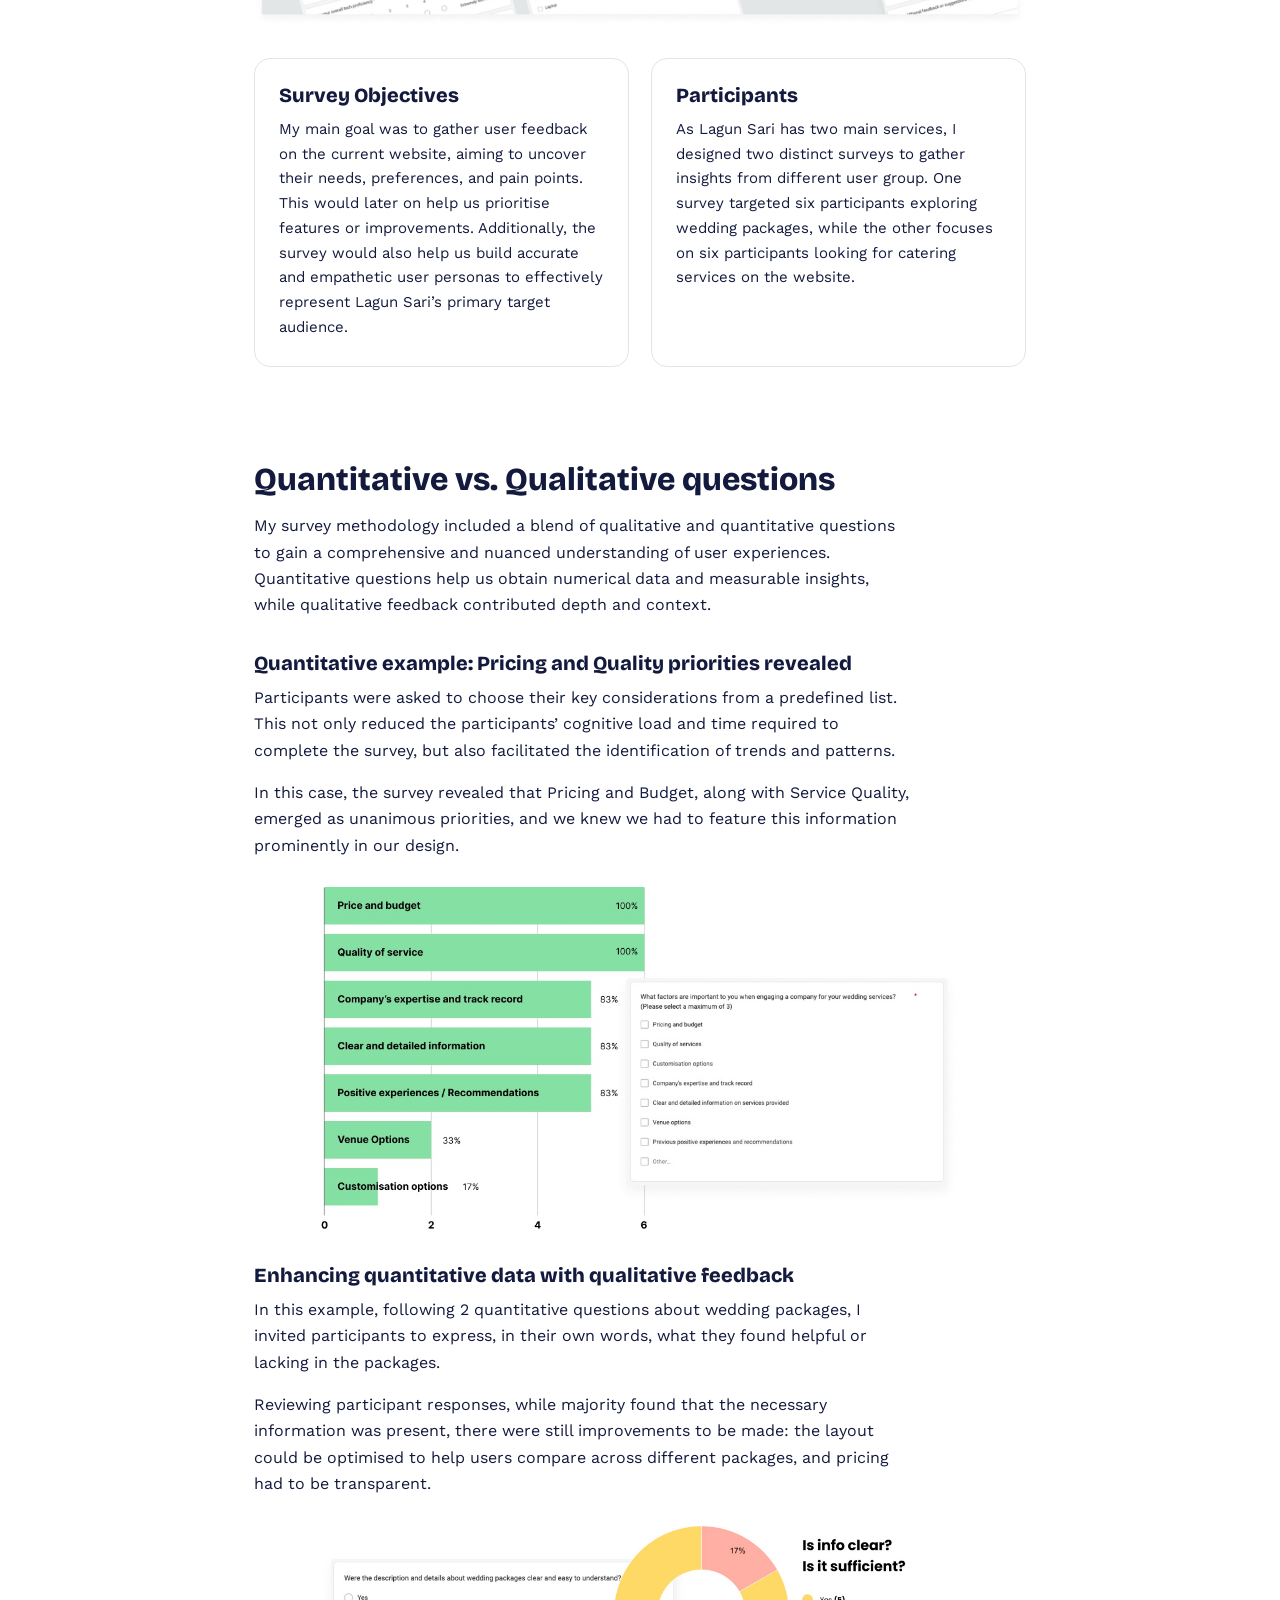
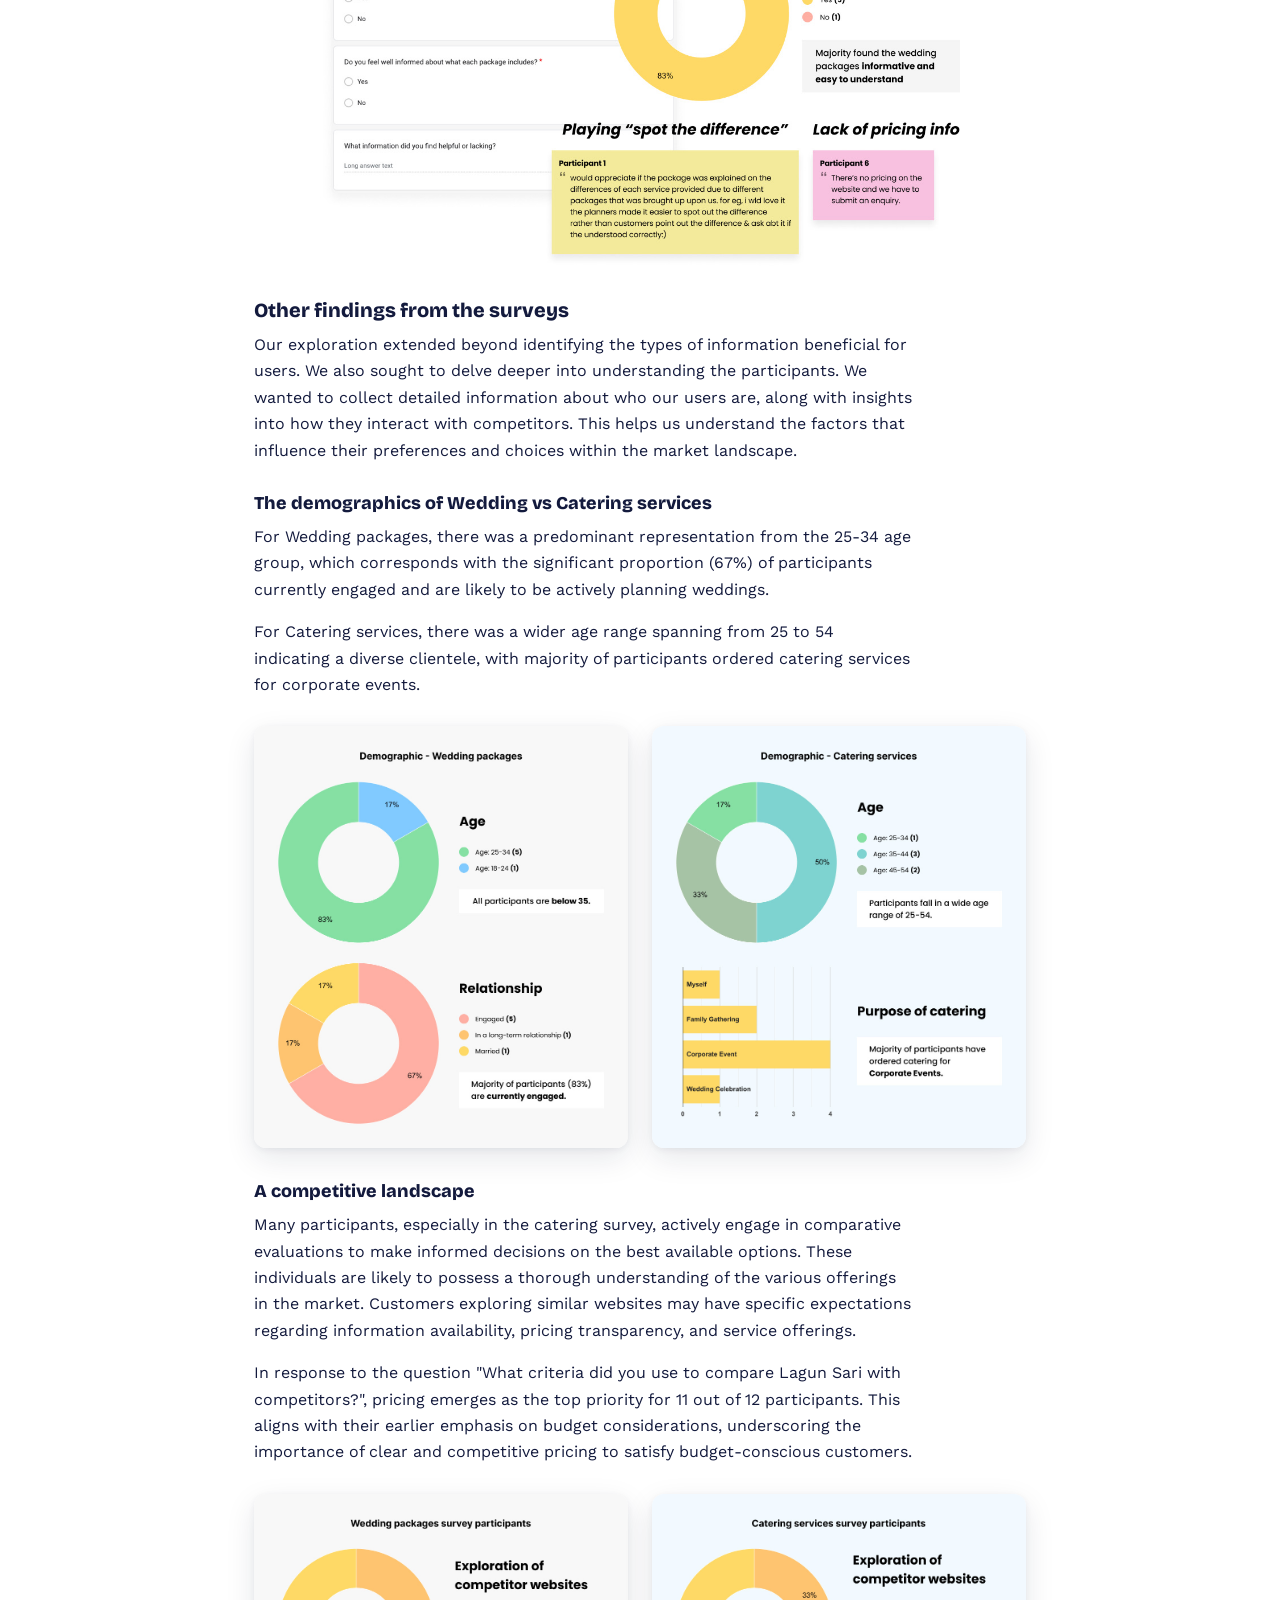
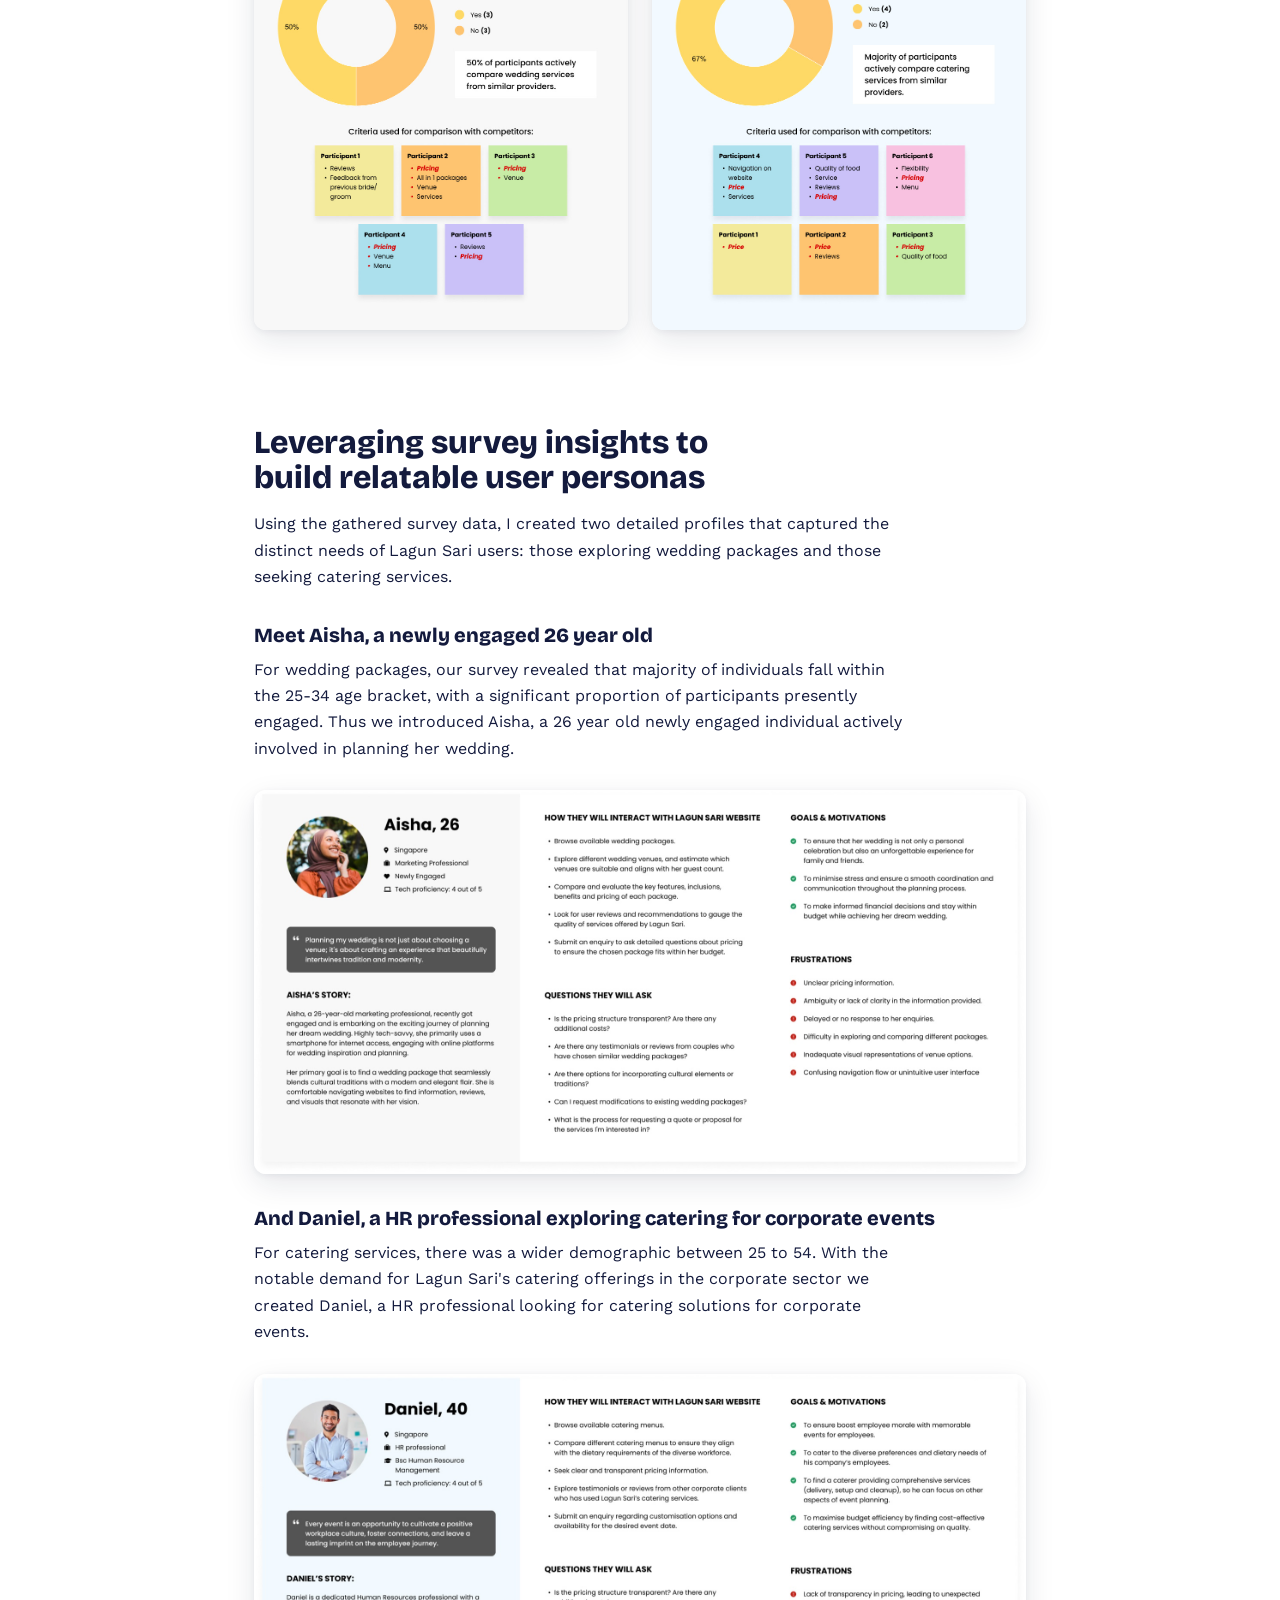
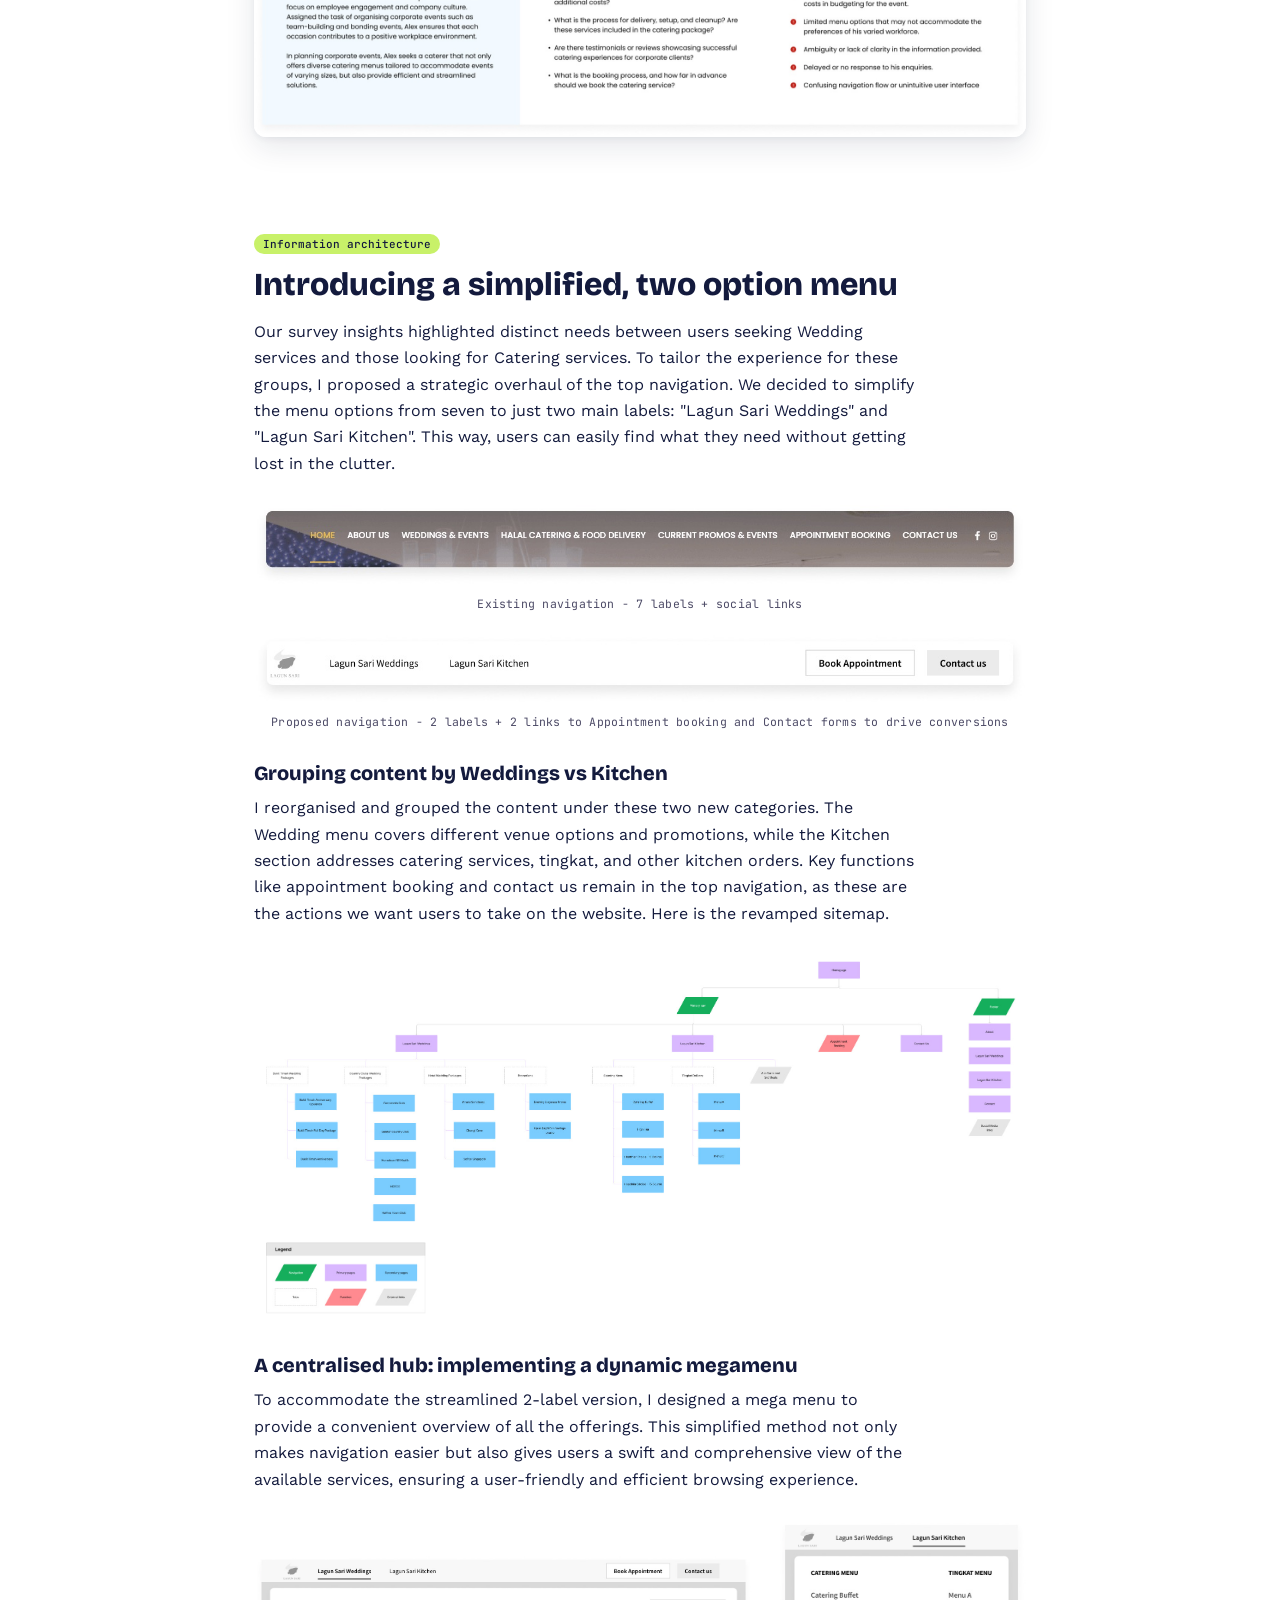
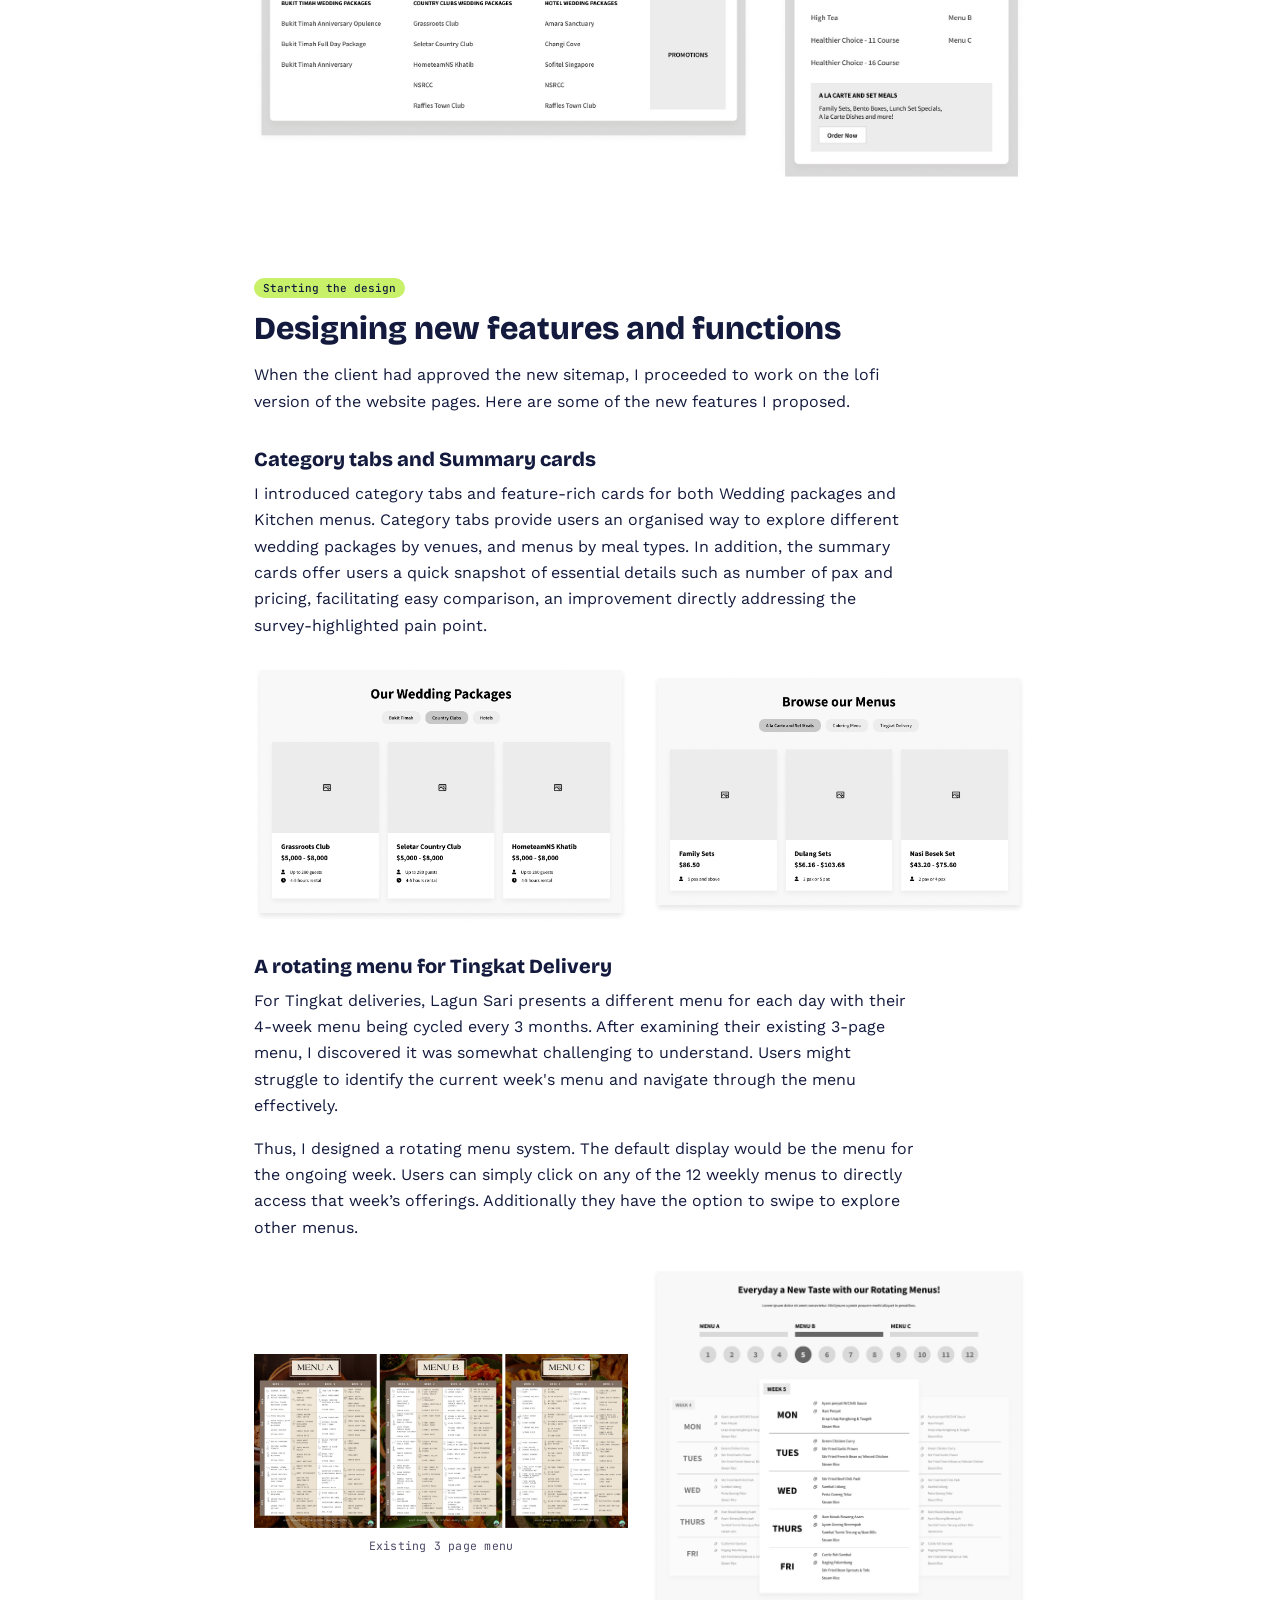
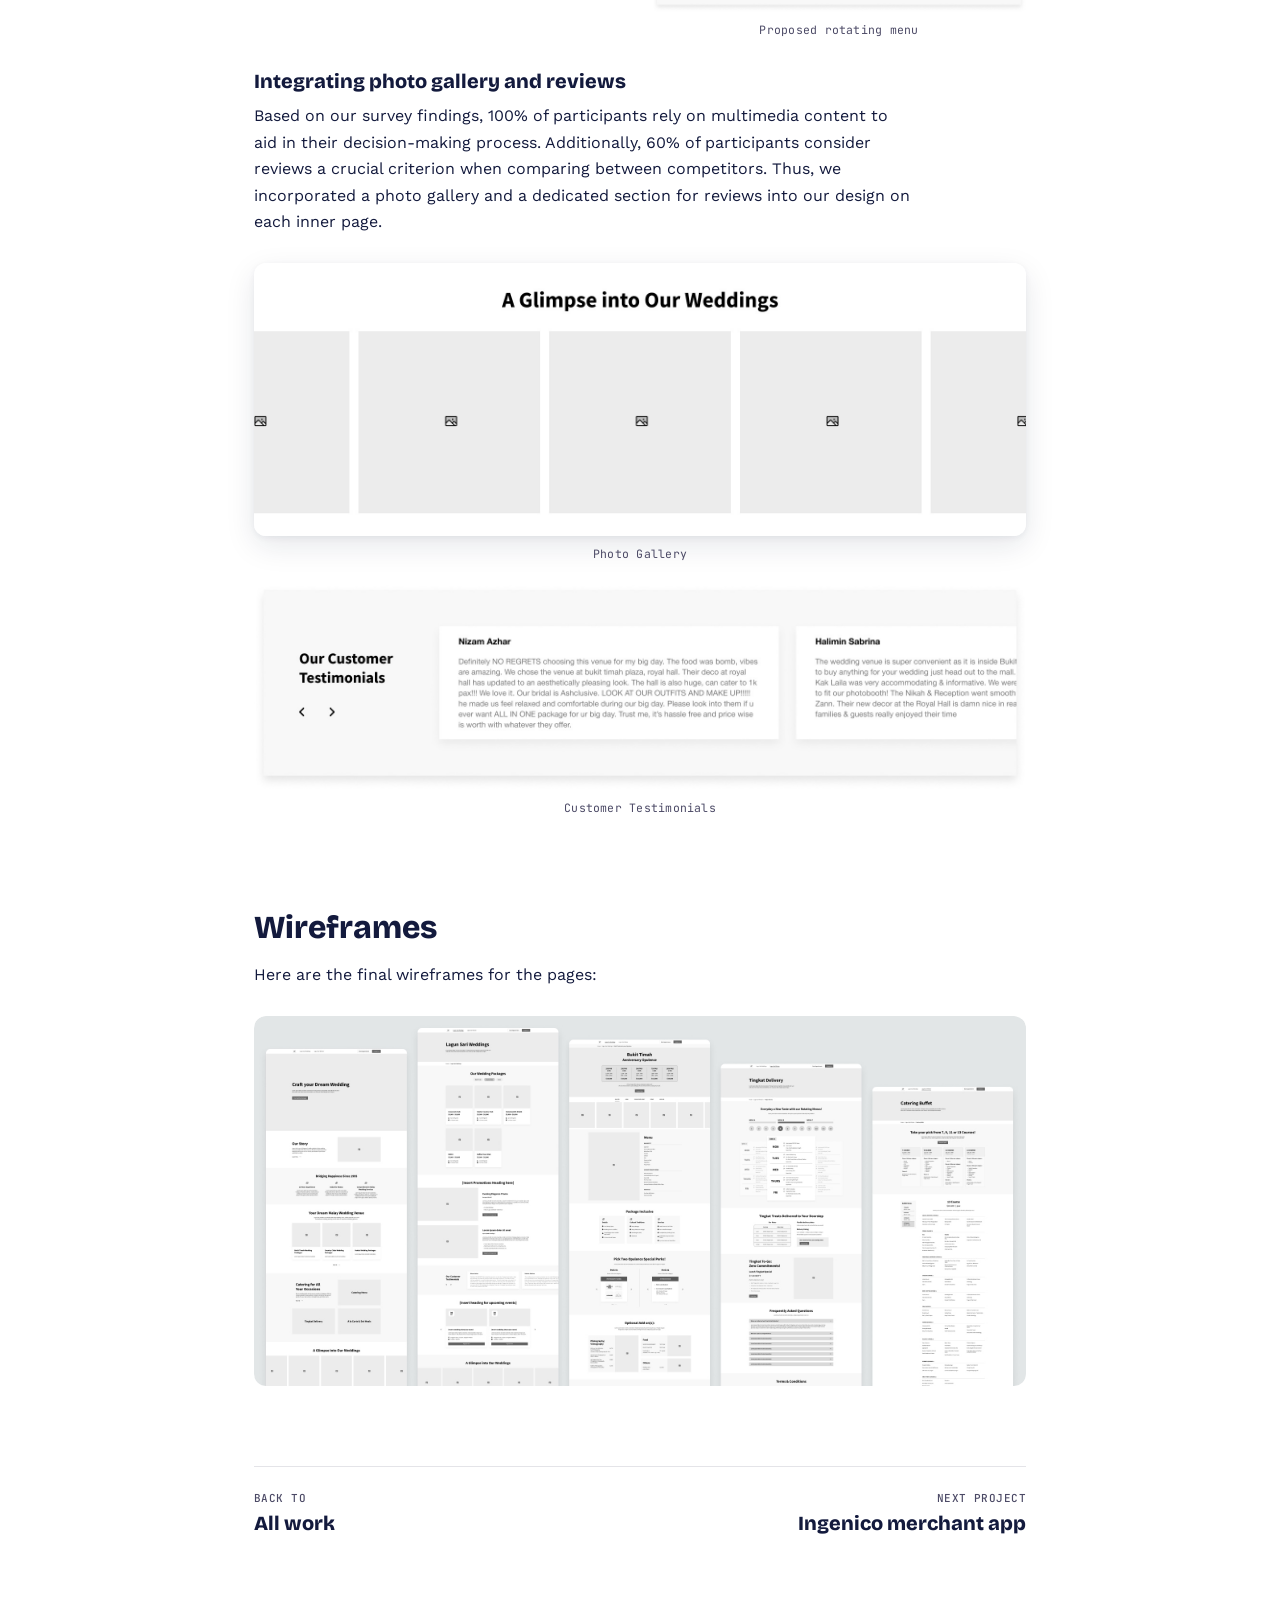
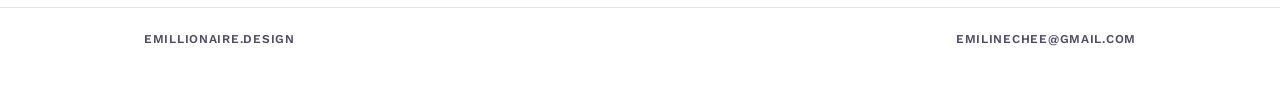
<file: case-studies/lagun-sari.html>
<!DOCTYPE html>
<html lang="en">
<head>
<meta charset="UTF-8">
<meta name="viewport" content="width=device-width, initial-scale=1.0">
<title>Lagun Sari web design — emiline</title>
<meta name="description" content="An overhaul of a wedding and catering website.">
<link rel="icon" href="../favicon.svg" type="image/svg+xml">
<link rel="icon" href="../favicon-32.png" sizes="32x32" type="image/png">
<link rel="apple-touch-icon" href="../apple-touch-icon.png">
<meta property="og:type" content="website">
<meta property="og:site_name" content="emillionaire.design">
<meta property="og:title" content="Lagun Sari web design — emiline">
<meta property="og:description" content="An overhaul of a wedding and catering website.">
<meta property="og:url" content="https://emillionaire.design/case-studies/lagun-sari.html">
<meta property="og:image" content="https://emillionaire.design/assets/img/share.jpg">
<meta property="og:image:width" content="1200">
<meta property="og:image:height" content="630">
<meta name="twitter:card" content="summary_large_image">
<link rel="preconnect" href="https://fonts.googleapis.com">
<link rel="preconnect" href="https://fonts.gstatic.com" crossorigin>
<link href="https://fonts.googleapis.com/css2?family=Bricolage+Grotesque:wght@600;700;800&family=Work+Sans:wght@400;500;600&family=JetBrains+Mono:wght@400;500&display=swap" rel="stylesheet">
<link rel="stylesheet" href="../assets/css/style.css">
<link rel="stylesheet" href="../assets/css/editorial.css">
</head>
<body class="ed">

<header class="ed-nav">
  <div class="ed-bar">
    <a class="wordmark" href="../index.html">emillionaire</a>
    <nav>
      <a href="../projects.html" aria-current="page">Projects</a>
      <a href="../contact.html">Contact</a>
    </nav>
  </div>
</header>

<main class="ed-wrap">
  <header class="ed-head">
    <div class="page-header cs-hero">
      <span class="yr">2024</span>
      <h1>Lagun Sari web design</h1>
      <p>An overhaul of a wedding and catering website.</p>
      <dl class="cs-meta">
        <div><dt>Role</dt><dd>Lead UX Designer</dd></div>
        <div><dt>Responsibilities</dt><dd>Heuristic analysis, user surveys, user personas, sitemapping, lofi wireframing</dd></div>
        <div><dt>Date</dt><dd>Nov 2023 – Feb 2024</dd></div>
        <div><dt>Tools</dt><dd>Figma</dd></div>
      </dl>
    </div>

    <div class="ed-hero">
      <img src="../assets/img/lagun-sari/hero.png" alt="Lagun Sari wedding packages wireframe on a laptop, with the wedding megamenu and a weekly rotating menu floating beside it">
    </div>
  </header>

  <section class="cs-section">
    <h2>Simplifying wedding &amp; catering services online</h2>
    <p>Lagun Sari is a prominent Malay wedding service provider in Singapore with over 20 years experience. They also offer halal catering services for mostly corporate clients. With multiple wedding packages, wedding venues, and various kitchen menus, their current state of their website is information-heavy, with the use of pdfs in almost every package and menu page, potentially overwhelming for first-time users. Our objective centred around refining their website, streamlining navigation for users seeking wedding or catering services.</p>
  </section>

  <section class="cs-section">
    <h2>Uncovering main problem areas</h2>
    <p>To begin, I thoroughly examined their existing website to understand their offerings and identify areas for potential improvement. Here are a couple of pain points I observed:</p>

    <div class="cs-issue">
      <span class="yr issue">Pain point 01</span>
      <h3>Difficult to compare complex wedding packages</h3>
      <ul class="cs-list">
        <li>The wedding packages had lots of intricate details cluttering up the design, making it challenging to scan</li>
        <li>Additionally, the packages were presented in different layouts making it tricky for users to compare their options.</li>
      </ul>
      <div class="cs-img"><img src="../assets/img/lagun-sari/pain-packages.jpg" alt="Existing wedding package pages for four venues, each in a different dense layout" loading="lazy"></div>
    </div>

    <div class="cs-issue">
      <span class="yr issue">Pain point 02</span>
      <h3>Inconsistent catering pages</h3>
      <ul class="cs-list">
        <li>In the Catering menu, each subpage has its own look and feel.</li>
        <li>The Tingkat menu is in JPG images, the Daily Kitchen Menu links to an order page, and Catering and Healthier Choices lead to a landing page with downloadable PDFs.</li>
        <li>Users may struggle to adapt to different interaction styles and make it harder for them to browse through the catering options smoothly</li>
      </ul>
      <div class="cs-img"><img src="../assets/img/lagun-sari/pain-catering.jpg" alt="Existing catering subpages: a Tingkat menu image, an order page and PDF landing pages, each styled differently" loading="lazy"></div>
    </div>
  </section>

  <section class="cs-section">
    <span class="yr">User research</span>
    <h2>Getting to know the user</h2>
    <p>We opted for an online survey to gather insights into our users' perspectives and preferences. Surveys provide participants with the opportunity to share their thoughts, offering valuable insights that we can use to develop distinct personas for Lagun Sari's primary users.</p>
    <div class="cs-img narrow"><img src="../assets/img/lagun-sari/survey-cover.jpg" alt="The wedding and catering survey forms" loading="lazy"></div>

    <div class="cs-pair">
      <div class="cs-note">
        <h3>Survey Objectives</h3>
        <p>My main goal was to gather user feedback on the current website, aiming to uncover their needs, preferences, and pain points. This would later on help us prioritise features or improvements. Additionally, the survey would also help us build accurate and empathetic user personas to effectively represent Lagun Sari’s primary target audience.</p>
      </div>
      <div class="cs-note">
        <h3>Participants</h3>
        <p>As Lagun Sari has two main services, I designed two distinct surveys to gather insights from different user group. One survey targeted six participants exploring wedding packages, while the other focuses on six participants looking for catering services on the website.</p>
      </div>
    </div>
  </section>

  <section class="cs-section">
    <h2>Quantitative vs. Qualitative questions</h2>
    <p>My survey methodology included a blend of qualitative and quantitative questions to gain a comprehensive and nuanced understanding of user experiences. Quantitative questions help us obtain numerical data and measurable insights, while qualitative feedback contributed depth and context.</p>

    <h3>Quantitative example: Pricing and Quality priorities revealed</h3>
    <p>Participants were asked to choose their key considerations from a predefined list. This not only reduced the participants’ cognitive load and time required to complete the survey, but also facilitated the identification of trends and patterns.</p>
    <p>In this case, the survey revealed that Pricing and Budget, along with Service Quality, emerged as unanimous priorities, and we knew we had to feature this information prominently in our design.</p>
    <div class="cs-img mid"><img class="flat" src="../assets/img/lagun-sari/survey-priorities.jpg" alt="Bar chart of key considerations: Price and budget and Quality of service both chosen by 100% of participants" loading="lazy"></div>

    <h3>Enhancing quantitative data with qualitative feedback</h3>
    <p>In this example, following 2 quantitative questions about wedding packages, I invited participants to express, in their own words, what they found helpful or lacking in the packages.</p>
    <p>Reviewing participant responses, while majority found that the necessary information was present, there were still improvements to be made: the layout could be optimised to help users compare across different packages, and pricing had to be transparent.</p>
    <div class="cs-img mid"><img class="flat" src="../assets/img/lagun-sari/survey-feedback.jpg" alt="Survey responses: 83% found package info clear, with quotes about comparing packages and missing pricing" loading="lazy"></div>

    <h3>Other findings from the surveys</h3>
    <p>Our exploration extended beyond identifying the types of information beneficial for users. We also sought to delve deeper into understanding the participants. We wanted to collect detailed information about who our users are, along with insights into how they interact with competitors. This helps us understand the factors that influence their preferences and choices within the market landscape.</p>

    <h4 class="cs-subhead">The demographics of Wedding vs Catering services</h4>
    <p>For Wedding packages, there was a predominant representation from the 25-34 age group, which corresponds with the significant proportion (67%) of participants currently engaged and are likely to be actively planning weddings.</p>
    <p>For Catering services, there was a wider age range spanning from 25 to 54 indicating a diverse clientele, with majority of participants ordered catering services for corporate events.</p>
    <div class="cs-img two">
      <img class="soft" src="../assets/img/lagun-sari/survey-demo-wedding.jpg" alt="Wedding survey demographics: all participants under 35, 67% currently engaged" loading="lazy">
      <img class="soft" src="../assets/img/lagun-sari/survey-demo-catering.jpg" alt="Catering survey demographics: ages 25 to 54, most ordering for corporate events" loading="lazy">
    </div>

    <h4 class="cs-subhead">A competitive landscape</h4>
    <p>Many participants, especially in the catering survey, actively engage in comparative evaluations to make informed decisions on the best available options. These individuals are likely to possess a thorough understanding of the various offerings in the market. Customers exploring similar websites may have specific expectations regarding information availability, pricing transparency, and service offerings.</p>
    <p>In response to the question "What criteria did you use to compare Lagun Sari with competitors?", pricing emerges as the top priority for 11 out of 12 participants. This aligns with their earlier emphasis on budget considerations, underscoring the importance of clear and competitive pricing to satisfy budget-conscious customers.</p>
    <div class="cs-img two">
      <img class="soft" src="../assets/img/lagun-sari/survey-competitors-wedding.jpg" alt="Wedding survey: 50% actively compare providers, with each participant's comparison criteria" loading="lazy">
      <img class="soft" src="../assets/img/lagun-sari/survey-competitors-catering.jpg" alt="Catering survey: 67% actively compare providers, with each participant's comparison criteria" loading="lazy">
    </div>
  </section>

  <section class="cs-section">
    <h2>Leveraging survey insights to build relatable user personas</h2>
    <p>Using the gathered survey data, I created two detailed profiles that captured the distinct needs of Lagun Sari users: those exploring wedding packages and those seeking catering services.</p>

    <h3>Meet Aisha, a newly engaged 26 year old</h3>
    <p>For wedding packages, our survey revealed that majority of individuals fall within the 25-34 age bracket, with a significant proportion of participants presently engaged. Thus we introduced Aisha, a 26 year old newly engaged individual actively involved in planning her wedding.</p>
    <div class="cs-img narrow"><img class="soft" src="../assets/img/lagun-sari/persona-aisha.jpg" alt="Persona: Aisha, 26, newly engaged, with her story, goals, frustrations and questions" loading="lazy"></div>

    <h3>And Daniel, a HR professional exploring catering for corporate events</h3>
    <p>For catering services, there was a wider demographic between 25 to 54. With the notable demand for Lagun Sari's catering offerings in the corporate sector we created Daniel, a HR professional looking for catering solutions for corporate events.</p>
    <div class="cs-img narrow"><img class="soft" src="../assets/img/lagun-sari/persona-daniel.jpg" alt="Persona: Daniel, 40, HR professional, with his story, goals, frustrations and questions" loading="lazy"></div>
  </section>

  <section class="cs-section">
    <span class="yr">Information architecture</span>
    <h2>Introducing a simplified, two option menu</h2>
    <p>Our survey insights highlighted distinct needs between users seeking Wedding services and those looking for Catering services. To tailor the experience for these groups, I proposed a strategic overhaul of the top navigation. We decided to simplify the menu options from seven to just two main labels: "Lagun Sari Weddings" and "Lagun Sari Kitchen". This way, users can easily find what they need without getting lost in the clutter.</p>
    <div class="cs-img narrow">
      <figure class="cs-shot">
        <img src="../assets/img/lagun-sari/nav-existing.jpg" alt="Existing top navigation with seven labels and social links" loading="lazy">
        <figcaption>Existing navigation - 7 labels + social links</figcaption>
      </figure>
      <figure class="cs-shot">
        <img src="../assets/img/lagun-sari/nav-proposed.jpg" alt="Proposed top navigation with Lagun Sari Weddings and Lagun Sari Kitchen, plus Book Appointment and Contact us" loading="lazy">
        <figcaption>Proposed navigation - 2 labels + 2 links to Appointment booking and Contact forms to drive conversions</figcaption>
      </figure>
    </div>

    <h3>Grouping content by Weddings vs Kitchen</h3>
    <p>I reorganised and grouped the content under these two new categories. The Wedding menu covers different venue options and promotions, while the Kitchen section addresses catering services, tingkat, and other kitchen orders. Key functions like appointment booking and contact us remain in the top navigation, as these are the actions we want users to take on the website. Here is the revamped sitemap.</p>
    <div class="cs-img"><img src="../assets/img/lagun-sari/sitemap.jpg" alt="Revamped sitemap with Weddings and Kitchen branches, plus Book Appointment and Contact" loading="lazy"></div>

    <h3>A centralised hub: implementing a dynamic megamenu</h3>
    <p>To accommodate the streamlined 2-label version, I designed a mega menu to provide a convenient overview of all the offerings. This simplified method not only makes navigation easier but also gives users a swift and comprehensive view of the available services, ensuring a user-friendly and efficient browsing experience.</p>
    <div class="cs-img split">
      <img src="../assets/img/lagun-sari/megamenu-weddings.jpg" alt="Weddings mega menu listing packages by venue type, with a promotions slot" loading="lazy">
      <img src="../assets/img/lagun-sari/megamenu-kitchen.jpg" alt="Kitchen mega menu listing catering and tingkat menus, with an order now prompt" loading="lazy">
    </div>
  </section>

  <section class="cs-section">
    <span class="yr">Starting the design</span>
    <h2>Designing new features and functions</h2>
    <p>When the client had approved the new sitemap, I proceeded to work on the lofi version of the website pages. Here are some of the new features I proposed.</p>

    <h3>Category tabs and Summary cards</h3>
    <p>I introduced category tabs and feature-rich cards for both Wedding packages and Kitchen menus. Category tabs provide users an organised way to explore different wedding packages by venues, and menus by meal types. In addition, the summary cards offer users a quick snapshot of essential details such as number of pax and pricing, facilitating easy comparison, an improvement directly addressing the survey-highlighted pain point.</p>
    <div class="cs-img two">
      <img src="../assets/img/lagun-sari/tabs-wedding.jpg" alt="Wedding packages section with venue tabs and summary cards showing price and guest count" loading="lazy">
      <img src="../assets/img/lagun-sari/tabs-menu.jpg" alt="Menus section with meal-type tabs and summary cards showing price and pax" loading="lazy">
    </div>

    <h3>A rotating menu for Tingkat Delivery</h3>
    <p>For Tingkat deliveries, Lagun Sari presents a different menu for each day with their 4-week menu being cycled every 3 months. After examining their existing 3-page menu, I discovered it was somewhat challenging to understand. Users might struggle to identify the current week's menu and navigate through the menu effectively.</p>
    <p>Thus, I designed a rotating menu system. The default display would be the menu for the ongoing week. Users can simply click on any of the 12 weekly menus to directly access that week’s offerings. Additionally they have the option to swipe to explore other menus.</p>
    <div class="cs-img two">
      <figure class="cs-shot">
        <img src="../assets/img/lagun-sari/tingkat-existing.jpg" alt="Existing Tingkat menu: three dense printed menu pages" loading="lazy">
        <figcaption>Existing 3 page menu</figcaption>
      </figure>
      <figure class="cs-shot">
        <img src="../assets/img/lagun-sari/tingkat-new.jpg" alt="Proposed rotating Tingkat menu with week selector 1 to 12 and the current week's daily dishes" loading="lazy">
        <figcaption>Proposed rotating menu</figcaption>
      </figure>
    </div>

    <h3>Integrating photo gallery and reviews</h3>
    <p>Based on our survey findings, 100% of participants rely on multimedia content to aid in their decision-making process. Additionally, 60% of participants consider reviews a crucial criterion when comparing between competitors. Thus, we incorporated a photo gallery and a dedicated section for reviews into our design on each inner page.</p>
    <div class="cs-img narrow">
      <figure class="cs-shot">
        <img class="soft" src="../assets/img/lagun-sari/gallery.jpg" alt="Photo gallery section: A Glimpse into Our Weddings" loading="lazy">
        <figcaption>Photo Gallery</figcaption>
      </figure>
      <figure class="cs-shot">
        <img src="../assets/img/lagun-sari/testimonials.jpg" alt="Customer testimonials carousel" loading="lazy">
        <figcaption>Customer Testimonials</figcaption>
      </figure>
    </div>
  </section>

  <section class="cs-section">
    <h2>Wireframes</h2>
    <p>Here are the final wireframes for the pages:</p>
    <div class="cs-thumb full">
      <img src="../assets/img/lagun-sari/wireframes.jpg" alt="Spread of the final lofi wireframes" loading="lazy">
    </div>
  </section>

  <nav class="ed-next" aria-label="More work">
    <a href="../projects.html" data-back><span>Back to</span>All work</a>
    <a href="ingenico.html"><span>Next project</span>Ingenico merchant app</a>
  </nav>
</main>

<footer class="ed-foot">
  <div class="ed-bar"><a href="../index.html">emillionaire.design</a><a href="mailto:emilinechee@gmail.com">emilinechee@gmail.com</a></div>
</footer>

<script src="../assets/js/back.js" defer></script>
</body>
</html>
</file>
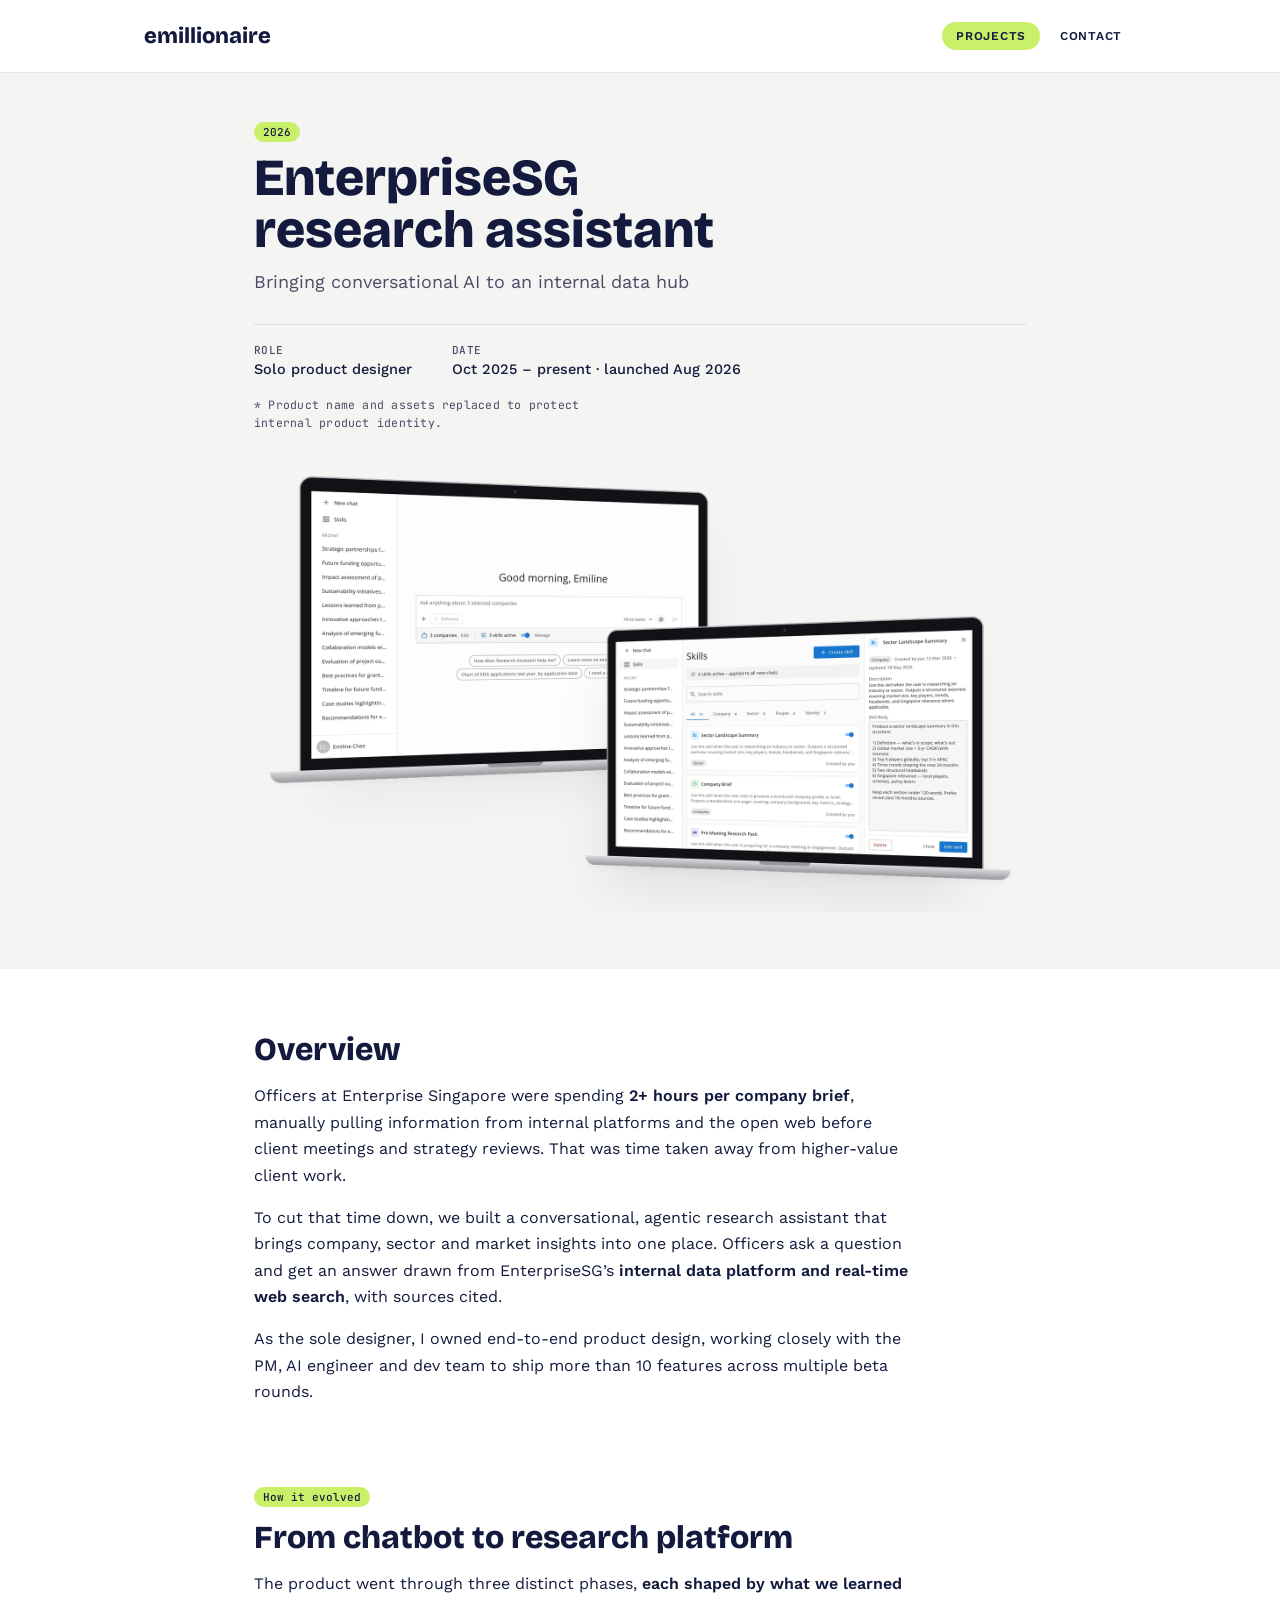
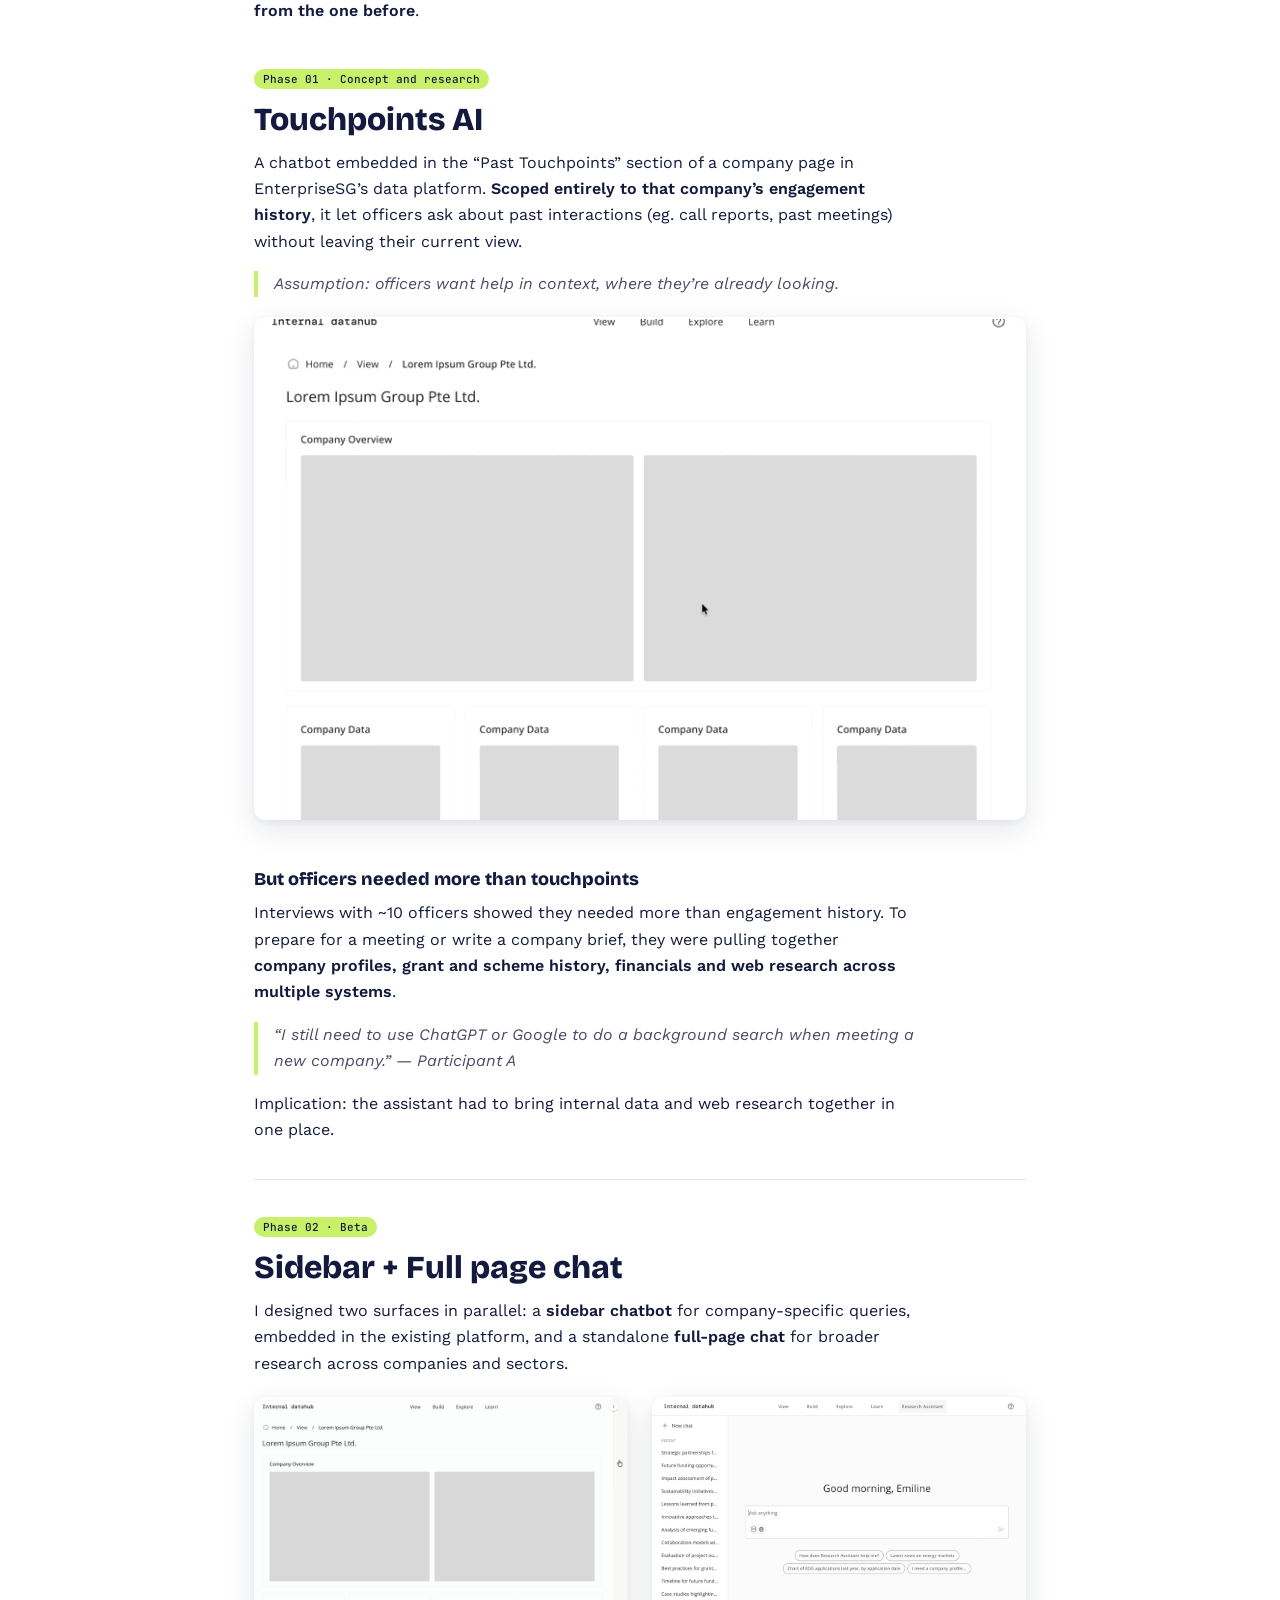
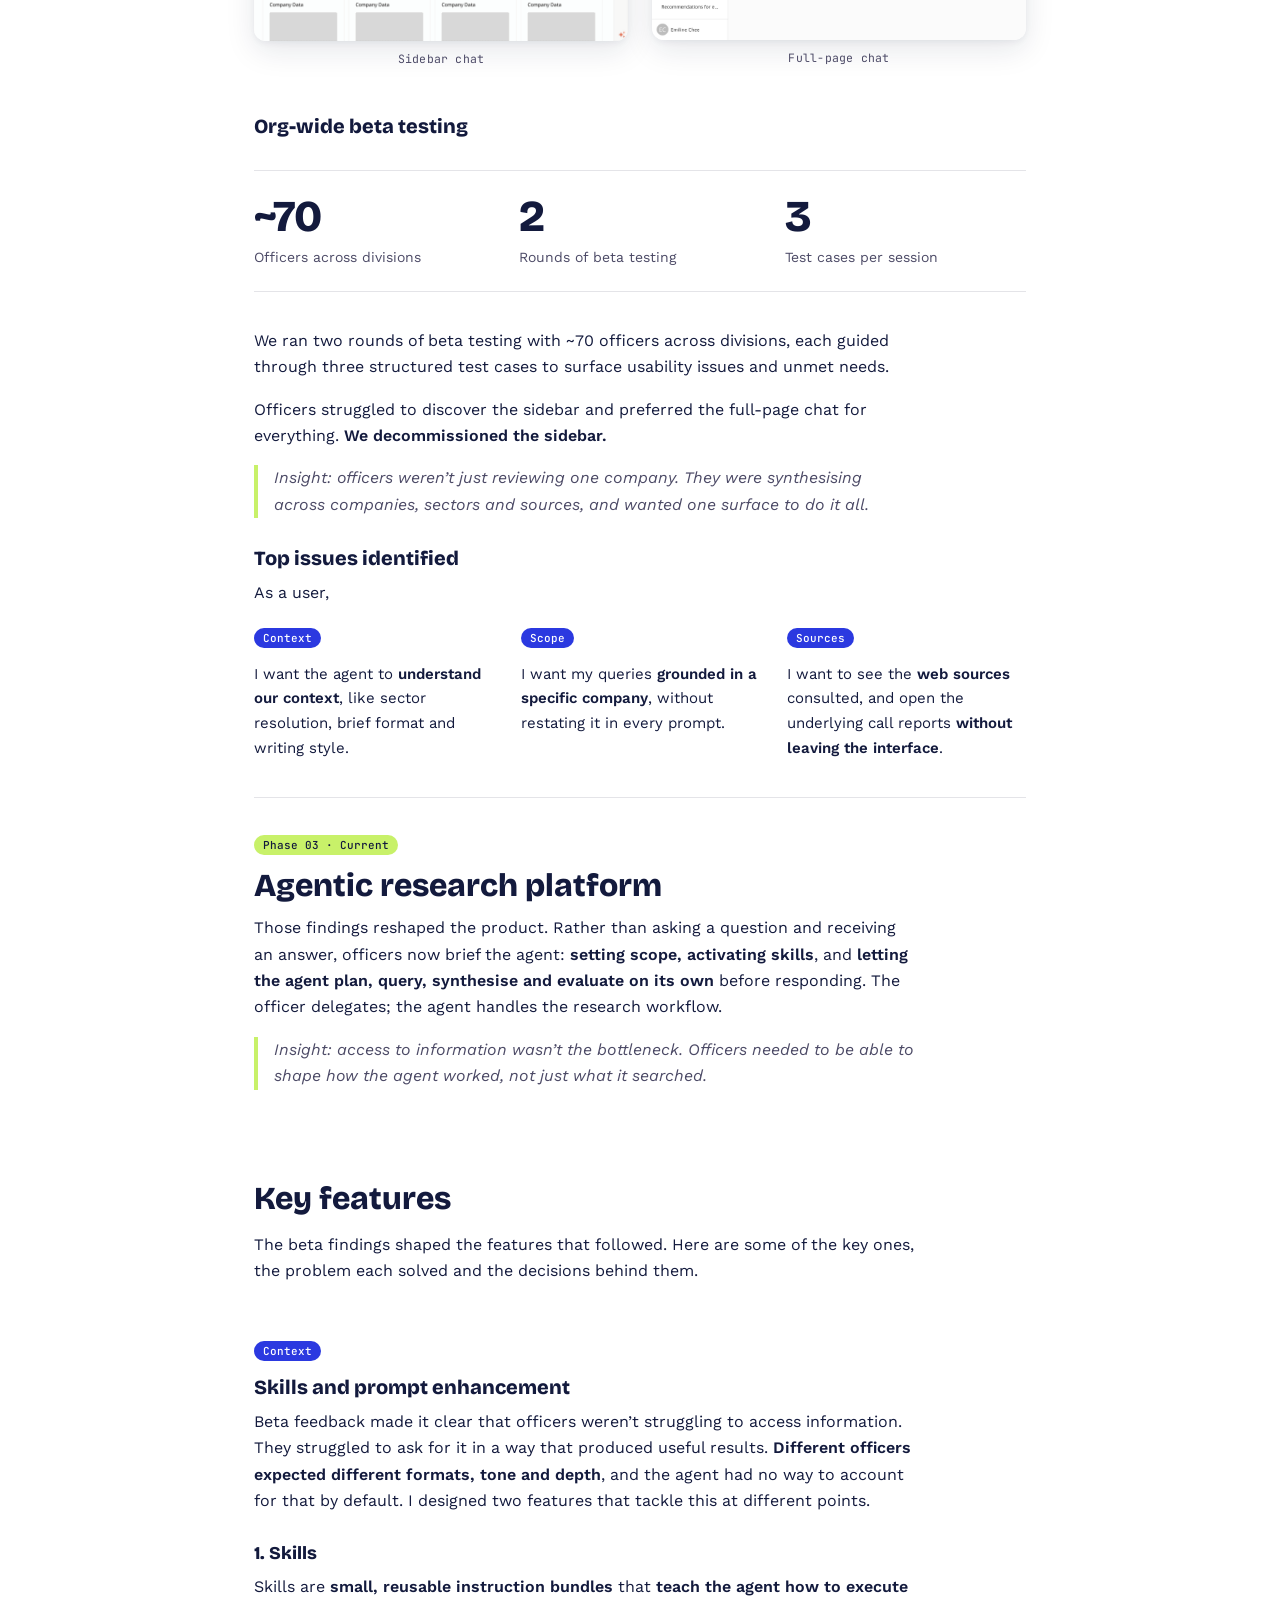
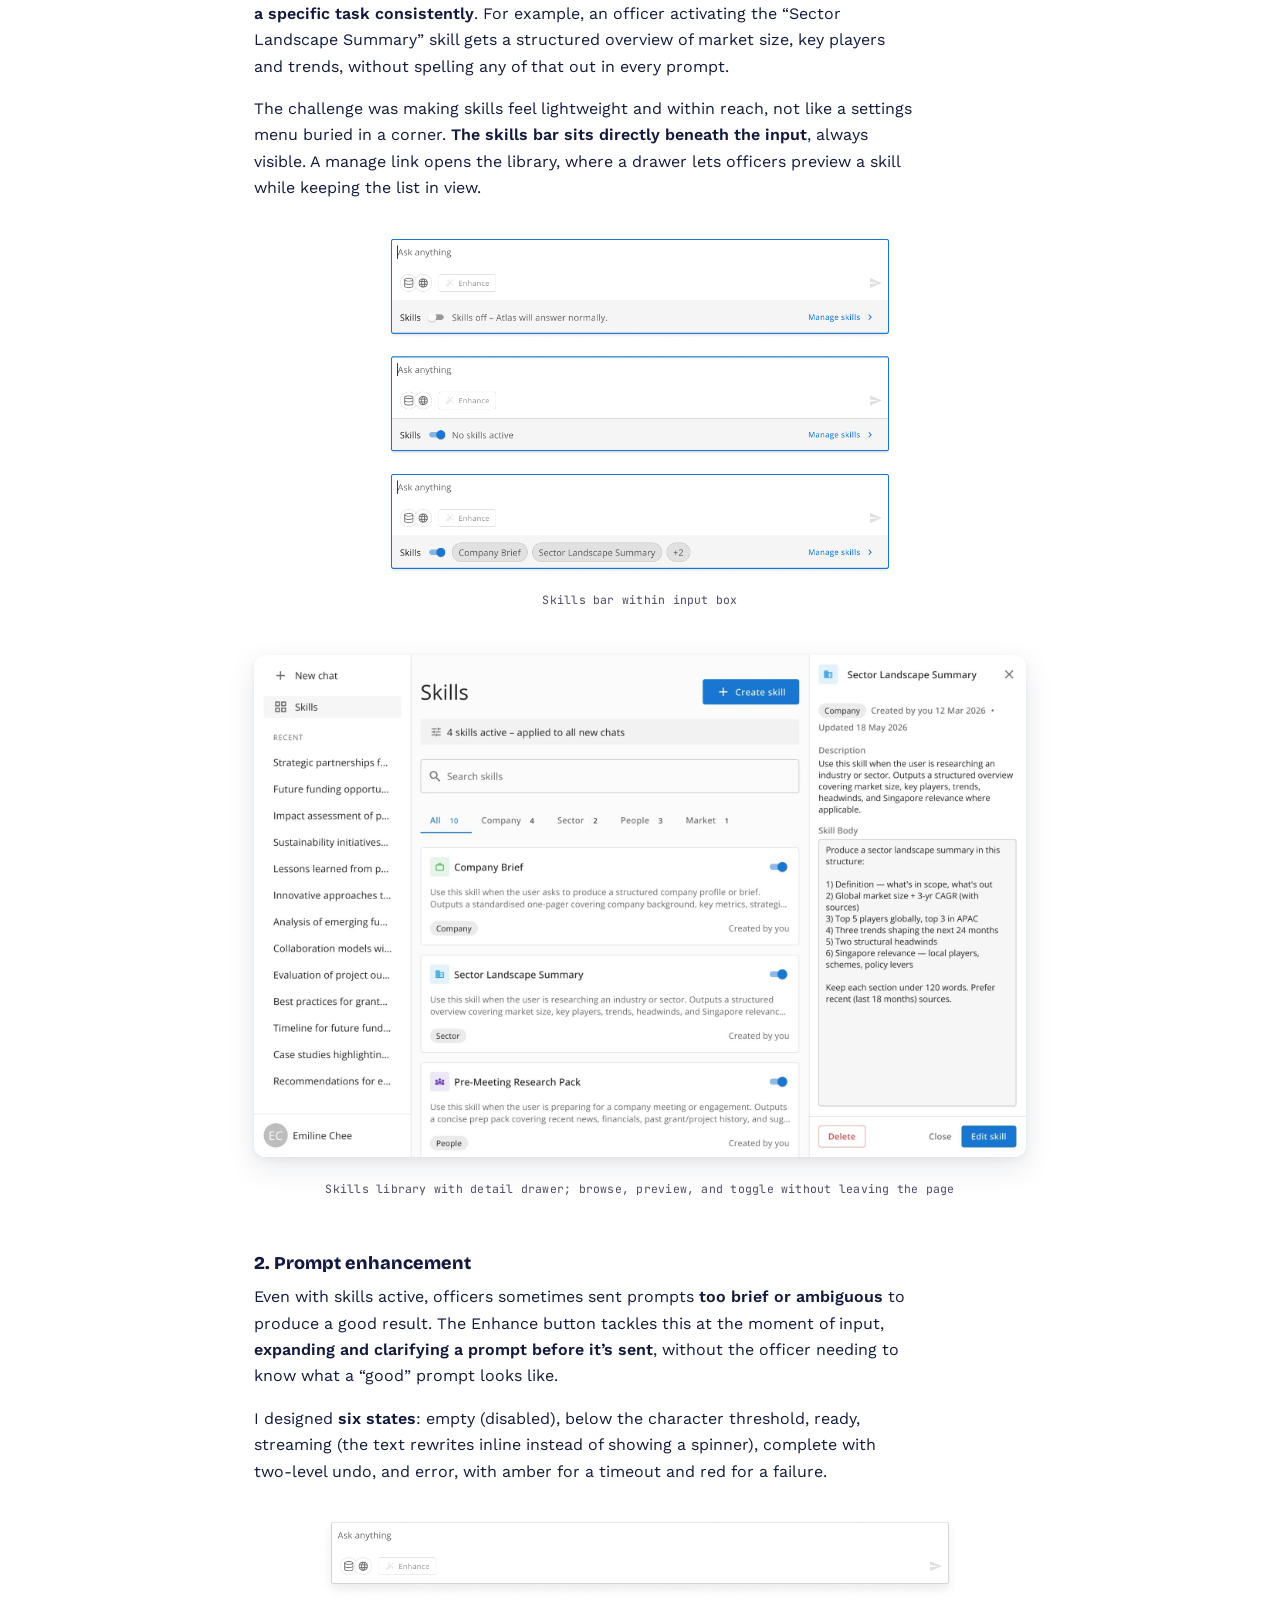
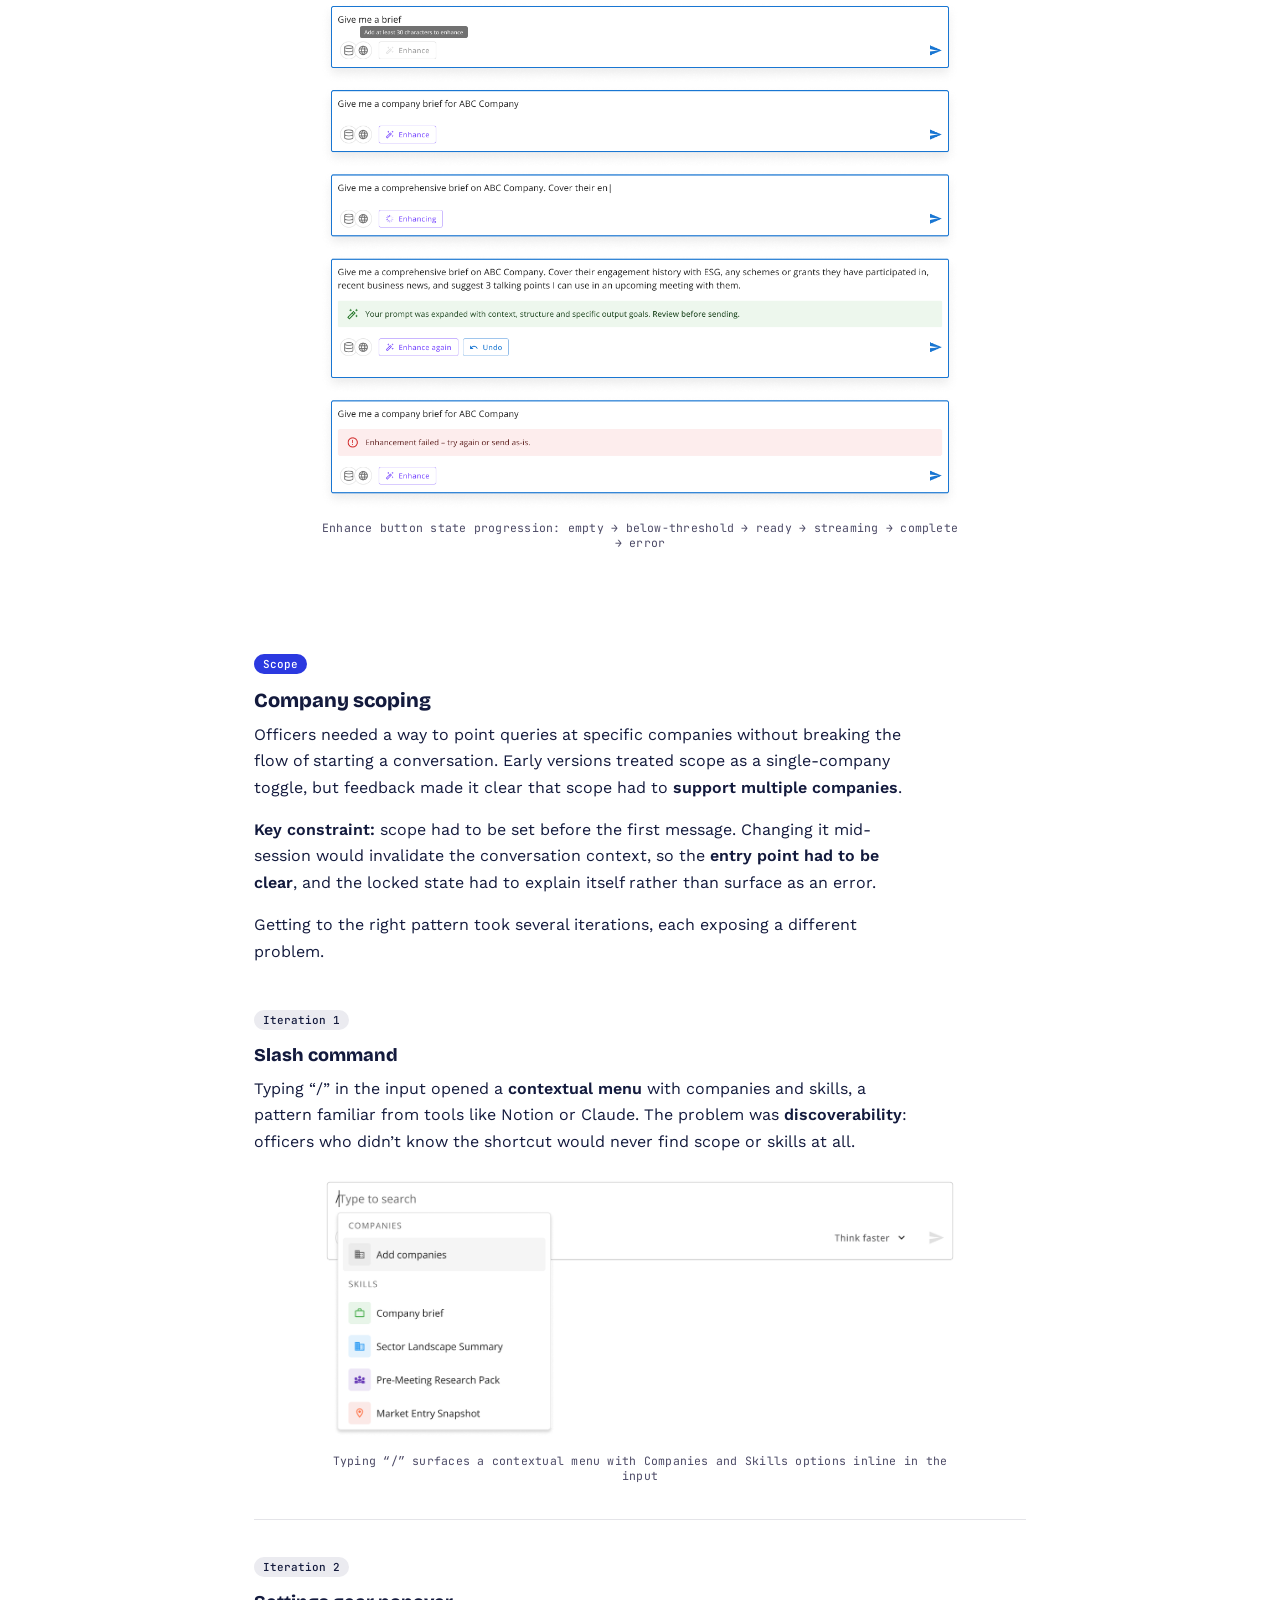
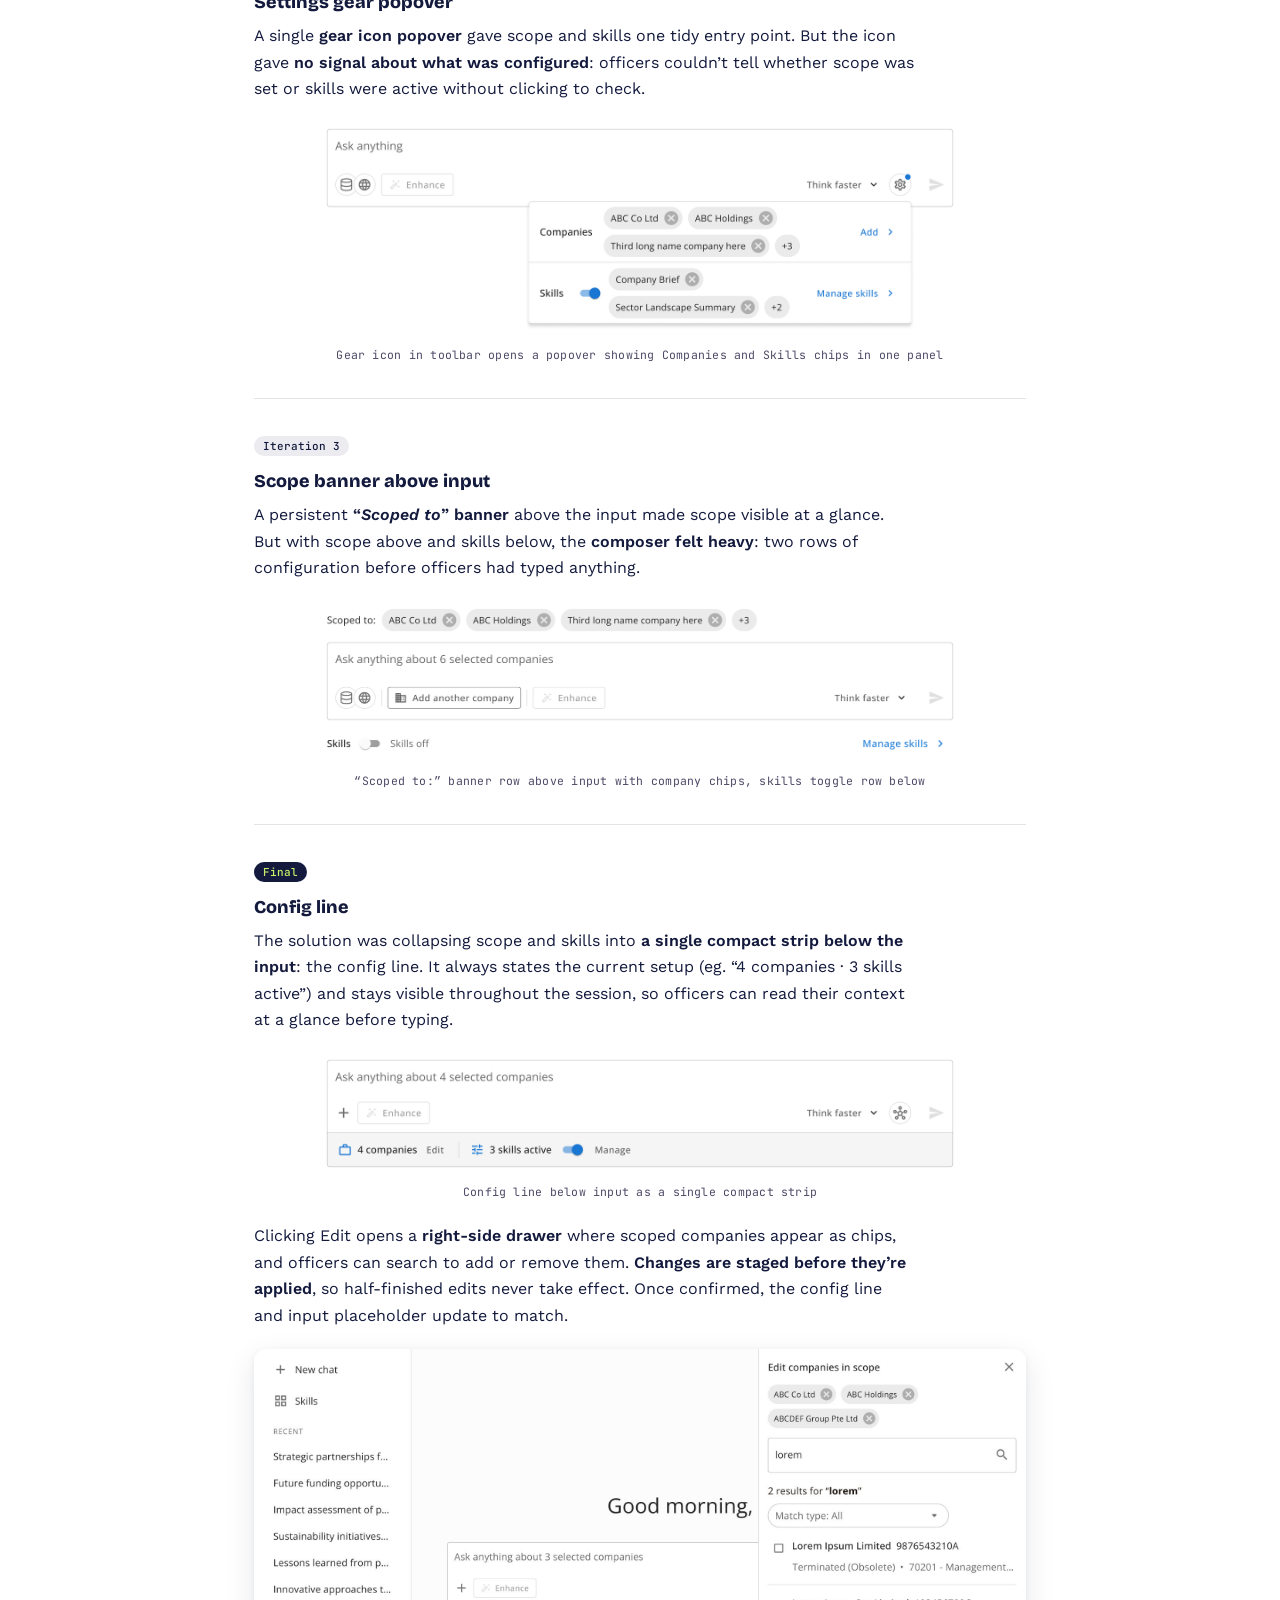
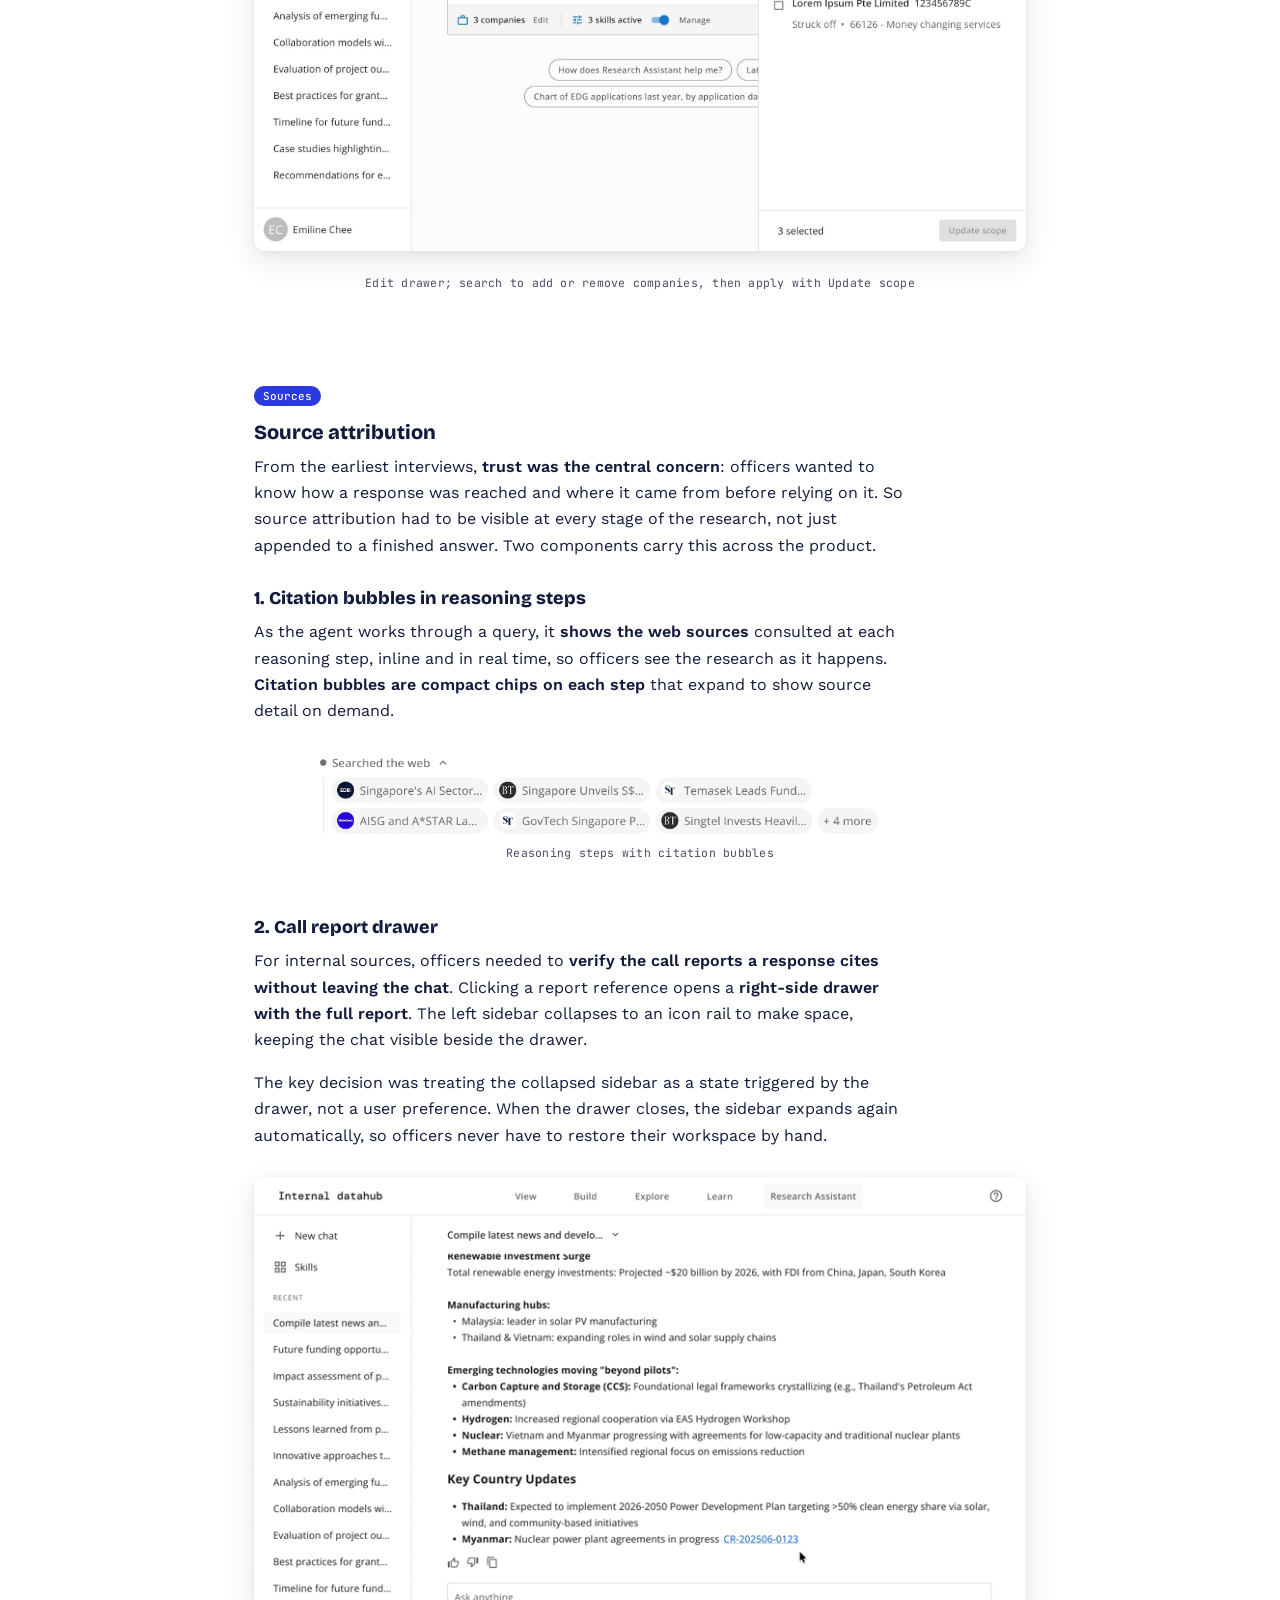
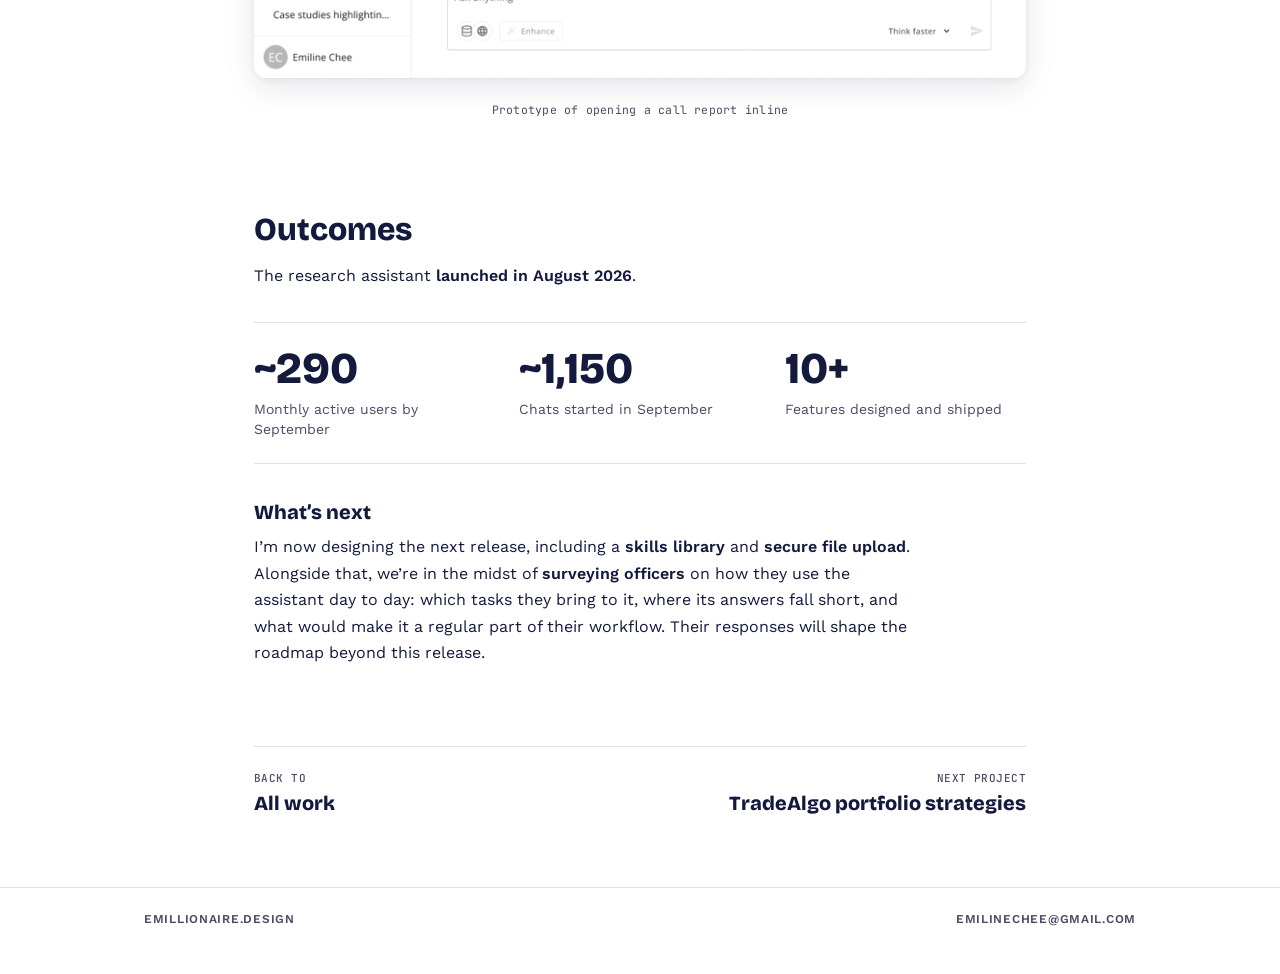
<file: case-studies/research-assistant.html>
<!DOCTYPE html>
<html lang="en">
<head>
<meta charset="UTF-8">
<meta name="viewport" content="width=device-width, initial-scale=1.0">
<title>EnterpriseSG research assistant — emiline</title>
<meta name="description" content="Bringing conversational AI to an internal data hub.">
<link rel="icon" href="../favicon.svg" type="image/svg+xml">
<link rel="icon" href="../favicon-32.png" sizes="32x32" type="image/png">
<link rel="apple-touch-icon" href="../apple-touch-icon.png">
<meta property="og:type" content="website">
<meta property="og:site_name" content="emillionaire.design">
<meta property="og:title" content="EnterpriseSG research assistant — emiline">
<meta property="og:description" content="Bringing conversational AI to an internal data hub.">
<meta property="og:url" content="https://emillionaire.design/case-studies/research-assistant.html">
<meta property="og:image" content="https://emillionaire.design/assets/img/share.jpg">
<meta property="og:image:width" content="1200">
<meta property="og:image:height" content="630">
<meta name="twitter:card" content="summary_large_image">
<link rel="preconnect" href="https://fonts.googleapis.com">
<link rel="preconnect" href="https://fonts.gstatic.com" crossorigin>
<link href="https://fonts.googleapis.com/css2?family=Bricolage+Grotesque:wght@600;700;800&family=Work+Sans:wght@400;500;600&family=JetBrains+Mono:wght@400;500&display=swap" rel="stylesheet">
<link rel="stylesheet" href="../assets/css/style.css">
<link rel="stylesheet" href="../assets/css/editorial.css">
</head>
<body class="ed">

<header class="ed-nav">
  <div class="ed-bar">
    <a class="wordmark" href="../index.html">emillionaire</a>
    <nav>
      <a href="../projects.html" aria-current="page">Projects</a>
      <a href="../contact.html">Contact</a>
    </nav>
  </div>
</header>

<main class="ed-wrap">
  <header class="ed-head">
    <div class="page-header cs-hero">
      <span class="yr">2026</span>
      <h1>EnterpriseSG research assistant</h1>
      <p>Bringing conversational AI to an internal data hub</p>
      <dl class="cs-meta">
        <div><dt>Role</dt><dd>Solo product designer</dd></div>
        <div><dt>Date</dt><dd>Oct 2025 – present · launched Aug 2026</dd></div>
      </dl>
      <p class="cs-fine">* Product name and assets replaced to protect internal product identity.</p>
    </div>

    <div class="ed-hero">
      <img src="../assets/img/research-assistant.png" alt="Two angled laptops: the Research Assistant chat home greeting the officer behind, and the Skills library with a skill detail drawer in front">
    </div>
  </header>

  <section class="cs-section">
    <h2>Overview</h2>
    <p>Officers at Enterprise Singapore were spending <strong>2+ hours per company brief</strong>, manually pulling information from internal platforms and the open web before client meetings and strategy reviews. That was time taken away from higher-value client work.</p>
    <p>To cut that time down, we built a conversational, agentic research assistant that brings company, sector and market insights into one place. Officers ask a question and get an answer drawn from EnterpriseSG’s <strong>internal data platform and real-time web search</strong>, with sources cited.</p>
    <p>As the sole designer, I owned end-to-end product design, working closely with the PM, AI engineer and dev team to ship more than 10 features across multiple beta rounds.</p>
  </section>

  <section class="cs-section">
    <span class="yr">How it evolved</span>
    <h2>From chatbot to research platform</h2>
    <p>The product went through three distinct phases, <strong>each shaped by what we learned from the one before</strong>.</p>

    <div class="cs-issue phase">
      <span class="yr">Phase 01 · Concept and research</span>
      <h3>Touchpoints AI</h3>
      <p>A chatbot embedded in the “Past Touchpoints” section of a company page in EnterpriseSG’s data platform. <strong>Scoped entirely to that company’s engagement history</strong>, it let officers ask about past interactions (eg. call reports, past meetings) without leaving their current view.</p>
      <p class="cs-aside">Assumption: officers want help in context, where they’re already looking.</p>
      <div class="cs-img"><img class="soft" src="../assets/img/research-assistant/touchpoints-ai.gif" alt="Prototype: opening the Touchpoints AI chatbot from a company page in the data platform" loading="lazy"></div>
      <h4 class="cs-subhead spaced">But officers needed more than touchpoints</h4>
      <p>Interviews with ~10 officers showed they needed more than engagement history. To prepare for a meeting or write a company brief, they were pulling together <strong>company profiles, grant and scheme history, financials and web research across multiple systems</strong>.</p>
      <p class="cs-aside">“I still need to use ChatGPT or Google to do a background search when meeting a new company.” — Participant A</p>
      <p>Implication: the assistant had to bring internal data and web research together in one place.</p>
    </div>

    <div class="cs-issue phase">
      <span class="yr">Phase 02 · Beta</span>
      <h3>Sidebar + Full page chat</h3>
      <p>I designed two surfaces in parallel: a <strong>sidebar chatbot</strong> for company-specific queries, embedded in the existing platform, and a standalone <strong>full-page chat</strong> for broader research across companies and sectors.</p>
      <div class="cs-img two">
        <figure class="cs-shot">
          <img class="soft" src="../assets/img/research-assistant/sidebar-prototype.gif" alt="Prototype: the sidebar chatbot opening beside a company page" loading="lazy">
          <figcaption>Sidebar chat</figcaption>
        </figure>
        <figure class="cs-shot">
          <img class="soft" src="../assets/img/research-assistant/full-page-chat.jpg" alt="Full-page Research Assistant chat greeting the officer by name, with suggested prompts under the input" loading="lazy">
          <figcaption>Full-page chat</figcaption>
        </figure>
      </div>

      <h4 class="cs-subhead spaced lg">Org-wide beta testing</h4>
      <div class="cs-stats three">
        <div><b>~70</b><span>Officers across divisions</span></div>
        <div><b>2</b><span>Rounds of beta testing</span></div>
        <div><b>3</b><span>Test cases per session</span></div>
      </div>
      <p>We ran two rounds of beta testing with ~70 officers across divisions, each guided through three structured test cases to surface usability issues and unmet needs.</p>
      <p>Officers struggled to discover the sidebar and preferred the full-page chat for everything. <strong>We decommissioned the sidebar.</strong></p>
      <p class="cs-aside">Insight: officers weren’t just reviewing one company. They were synthesising across companies, sectors and sources, and wanted one surface to do it all.</p>

      <h4 class="cs-subhead lg">Top issues identified</h4>
      <p>As a user,</p>
      <div class="cs-needs">
        <div>
          <span class="yr theme">Context</span>
          <p>I want the agent to <strong>understand our context</strong>, like sector resolution, brief format and writing style.</p>
        </div>
        <div>
          <span class="yr theme">Scope</span>
          <p>I want my queries <strong>grounded in a specific company</strong>, without restating it in every prompt.</p>
        </div>
        <div>
          <span class="yr theme">Sources</span>
          <p>I want to see the <strong>web sources</strong> consulted, and open the underlying call reports <strong>without leaving the interface</strong>.</p>
        </div>
      </div>
    </div>

    <div class="cs-issue phase">
      <span class="yr">Phase 03 · Current</span>
      <h3>Agentic research platform</h3>
      <p>Those findings reshaped the product. Rather than asking a question and receiving an answer, officers now brief the agent: <strong>setting scope, activating skills</strong>, and <strong>letting the agent plan, query, synthesise and evaluate on its own</strong> before responding. The officer delegates; the agent handles the research workflow.</p>
      <p class="cs-aside">Insight: access to information wasn’t the bottleneck. Officers needed to be able to shape how the agent worked, not just what it searched.</p>
    </div>
  </section>

  <section class="cs-section features">
    <h2>Key features</h2>
    <p>The beta findings shaped the features that followed. Here are some of the key ones, the problem each solved and the decisions behind them.</p>

    <span class="yr theme">Context</span>
    <h3>Skills and prompt enhancement</h3>
    <p>Beta feedback made it clear that officers weren’t struggling to access information. They struggled to ask for it in a way that produced useful results. <strong>Different officers expected different formats, tone and depth</strong>, and the agent had no way to account for that by default. I designed two features that tackle this at different points.</p>

    <h4 class="cs-subhead">1. Skills</h4>
    <p>Skills are <strong>small, reusable instruction bundles</strong> that <strong>teach the agent how to execute a specific task consistently</strong>. For example, an officer activating the “Sector Landscape Summary” skill gets a structured overview of market size, key players and trends, without spelling any of that out in every prompt.</p>
    <p>The challenge was making skills feel lightweight and within reach, not like a settings menu buried in a corner. <strong>The skills bar sits directly beneath the input</strong>, always visible. A manage link opens the library, where a drawer lets officers preview a skill while keeping the list in view.</p>
    <figure class="cs-shot cs-img mid mid-sm">
      <img src="../assets/img/research-assistant/skills-bar.png" alt="Three states of the skills bar under the input: skills off, no skills active, and two skills active plus 2 more" loading="lazy">
      <figcaption>Skills bar within input box</figcaption>
    </figure>
    <figure class="cs-shot cs-img">
      <img class="soft" src="../assets/img/research-assistant/skill-library.jpg" alt="Skills library with category tabs and toggles, and a drawer showing the Sector Landscape Summary skill's description and body" loading="lazy">
      <figcaption>Skills library with detail drawer; browse, preview, and toggle without leaving the page</figcaption>
    </figure>

    <h4 class="cs-subhead">2. Prompt enhancement</h4>
    <p>Even with skills active, officers sometimes sent prompts <strong>too brief or ambiguous</strong> to produce a good result. The Enhance button tackles this at the moment of input, <strong>expanding and clarifying a prompt before it’s sent</strong>, without the officer needing to know what a “good” prompt looks like.</p>
    <p>I designed <strong>six states</strong>: empty (disabled), below the character threshold, ready, streaming (the text rewrites inline instead of showing a spinner), complete with two-level undo, and error, with amber for a timeout and red for a failure.</p>
    <figure class="cs-shot cs-img mid">
      <img src="../assets/img/research-assistant/enhance-states.png" alt="Six states of the input's Enhance button, from disabled to enhanced with undo, and an error message" loading="lazy">
      <figcaption>Enhance button state progression: empty → below-threshold → ready → streaming → complete → error</figcaption>
    </figure>

    <span class="yr theme">Scope</span>
    <h3>Company scoping</h3>
    <p>Officers needed a way to point queries at specific companies without breaking the flow of starting a conversation. Early versions treated scope as a single-company toggle, but feedback made it clear that scope had to <strong>support multiple companies</strong>.</p>
    <p><strong>Key constraint:</strong> scope had to be set before the first message. Changing it mid-session would invalidate the conversation context, so the <strong>entry point had to be clear</strong>, and the locked state had to explain itself rather than surface as an error.</p>
    <p>Getting to the right pattern took several iterations, each exposing a different problem.</p>

    <div class="cs-issue">
      <span class="yr step">Iteration 1</span>
      <h4 class="cs-subhead">Slash command</h4>
      <p>Typing “/” in the input opened a <strong>contextual menu</strong> with companies and skills, a pattern familiar from tools like Notion or Claude. The problem was <strong>discoverability</strong>: officers who didn’t know the shortcut would never find scope or skills at all.</p>
      <figure class="cs-shot cs-img mid">
        <img src="../assets/img/research-assistant/iteration-1.png" alt="Input with a slash menu offering Companies and Skills" loading="lazy">
        <figcaption>Typing “/” surfaces a contextual menu with Companies and Skills options inline in the input</figcaption>
      </figure>
    </div>

    <div class="cs-issue">
      <span class="yr step">Iteration 2</span>
      <h4 class="cs-subhead">Settings gear popover</h4>
      <p>A single <strong>gear icon popover</strong> gave scope and skills one tidy entry point. But the icon gave <strong>no signal about what was configured</strong>: officers couldn’t tell whether scope was set or skills were active without clicking to check.</p>
      <figure class="cs-shot cs-img mid">
        <img src="../assets/img/research-assistant/iteration-2.png" alt="Gear icon popover listing company chips and skill chips" loading="lazy">
        <figcaption>Gear icon in toolbar opens a popover showing Companies and Skills chips in one panel</figcaption>
      </figure>
    </div>

    <div class="cs-issue">
      <span class="yr step">Iteration 3</span>
      <h4 class="cs-subhead">Scope banner above input</h4>
      <p>A persistent <strong>“<em>Scoped to</em>” banner</strong> above the input made scope visible at a glance. But with scope above and skills below, the <strong>composer felt heavy</strong>: two rows of configuration before officers had typed anything.</p>
      <figure class="cs-shot cs-img mid">
        <img src="../assets/img/research-assistant/iteration-3.png" alt="Scoped to banner with company chips above the input, and a skills row below it" loading="lazy">
        <figcaption>“Scoped to:” banner row above input with company chips, skills toggle row below</figcaption>
      </figure>
    </div>

    <div class="cs-issue">
      <span class="yr rec">Final</span>
      <h4 class="cs-subhead">Config line</h4>
      <p>The solution was collapsing scope and skills into <strong>a single compact strip below the input</strong>: the config line. It always states the current setup (eg. “4 companies · 3 skills active”) and stays visible throughout the session, so officers can read their context at a glance before typing.</p>
      <figure class="cs-shot cs-img mid">
        <img src="../assets/img/research-assistant/iteration-4.png" alt="Input with a single config line reading 4 companies and 3 skills active" loading="lazy">
        <figcaption>Config line below input as a single compact strip</figcaption>
      </figure>
      <p>Clicking Edit opens a <strong>right-side drawer</strong> where scoped companies appear as chips, and officers can search to add or remove them. <strong>Changes are staged before they’re applied</strong>, so half-finished edits never take effect. Once confirmed, the config line and input placeholder update to match.</p>
      <figure class="cs-shot cs-img">
        <img class="soft" src="../assets/img/research-assistant/editing-companies.jpg" alt="Chat scoped to 3 companies with the Edit companies in scope drawer open: selected companies as removable chips, a search for lorem with 2 results, and an Update scope button" loading="lazy">
        <figcaption>Edit drawer; search to add or remove companies, then apply with Update scope</figcaption>
      </figure>
    </div>

    <span class="yr theme">Sources</span>
    <h3>Source attribution</h3>
    <p>From the earliest interviews, <strong>trust was the central concern</strong>: officers wanted to know how a response was reached and where it came from before relying on it. So source attribution had to be visible at every stage of the research, not just appended to a finished answer. Two components carry this across the product.</p>

    <h4 class="cs-subhead">1. Citation bubbles in reasoning steps</h4>
    <p>As the agent works through a query, it <strong>shows the web sources</strong> consulted at each reasoning step, inline and in real time, so officers see the research as it happens. <strong>Citation bubbles are compact chips on each step</strong> that expand to show source detail on demand.</p>
    <figure class="cs-shot cs-img mid">
      <img src="../assets/img/research-assistant/citation-bubbles.png" alt="Searched the web reasoning step with six source chips and 4 more" loading="lazy">
      <figcaption>Reasoning steps with citation bubbles</figcaption>
    </figure>

    <h4 class="cs-subhead">2. Call report drawer</h4>
    <p>For internal sources, officers needed to <strong>verify the call reports a response cites without leaving the chat</strong>. Clicking a report reference opens a <strong>right-side drawer with the full report</strong>. The left sidebar collapses to an icon rail to make space, keeping the chat visible beside the drawer.</p>
    <p>The key decision was treating the collapsed sidebar as a state triggered by the drawer, not a user preference. When the drawer closes, the sidebar expands again automatically, so officers never have to restore their workspace by hand.</p>
    <figure class="cs-shot cs-img">
      <img class="soft" src="../assets/img/research-assistant/call-report-drawer.gif" alt="Prototype: clicking a call report reference opens the report in a right-side drawer while the sidebar collapses" loading="lazy">
      <figcaption>Prototype of opening a call report inline</figcaption>
    </figure>
  </section>

  <section class="cs-section">
    <h2>Outcomes</h2>
    <p>The research assistant <strong>launched in August 2026</strong>.</p>
    <div class="cs-stats three">
      <div><b>~290</b><span>Monthly active users by September</span></div>
      <div><b>~1,150</b><span>Chats started in September</span></div>
      <div><b>10+</b><span>Features designed and shipped</span></div>
    </div>

    <h3>What’s next</h3>
    <p>I’m now designing the next release, including a <strong>skills library</strong> and <strong>secure file upload</strong>. Alongside that, we’re in the midst of <strong>surveying officers</strong> on how they use the assistant day to day: which tasks they bring to it, where its answers fall short, and what would make it a regular part of their workflow. Their responses will shape the roadmap beyond this release.</p>
  </section>

  <nav class="ed-next" aria-label="More work">
    <a href="../projects.html" data-back><span>Back to</span>All work</a>
    <a href="wealth-series.html"><span>Next project</span>TradeAlgo portfolio strategies</a>
  </nav>
</main>

<footer class="ed-foot">
  <div class="ed-bar"><a href="../index.html">emillionaire.design</a><a href="mailto:emilinechee@gmail.com">emilinechee@gmail.com</a></div>
</footer>

<script src="../assets/js/back.js" defer></script>
</body>
</html>
</file>
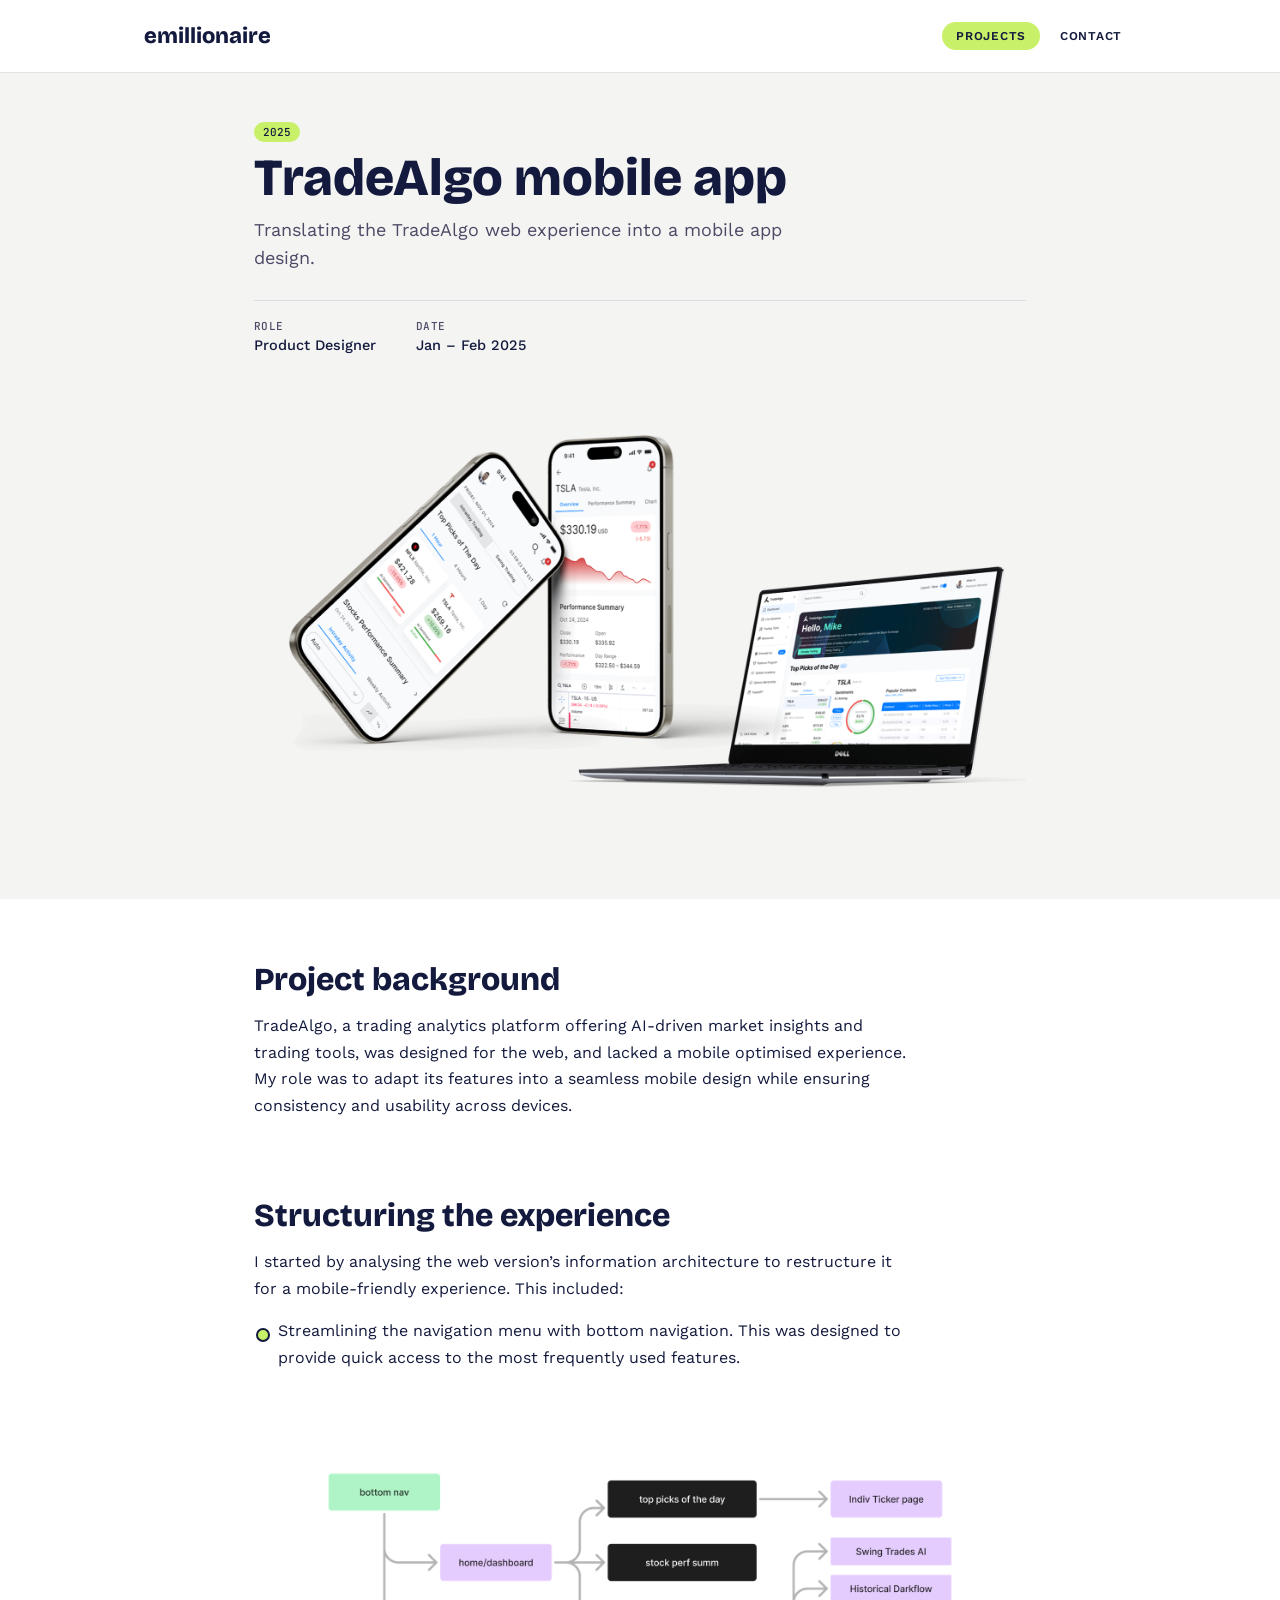
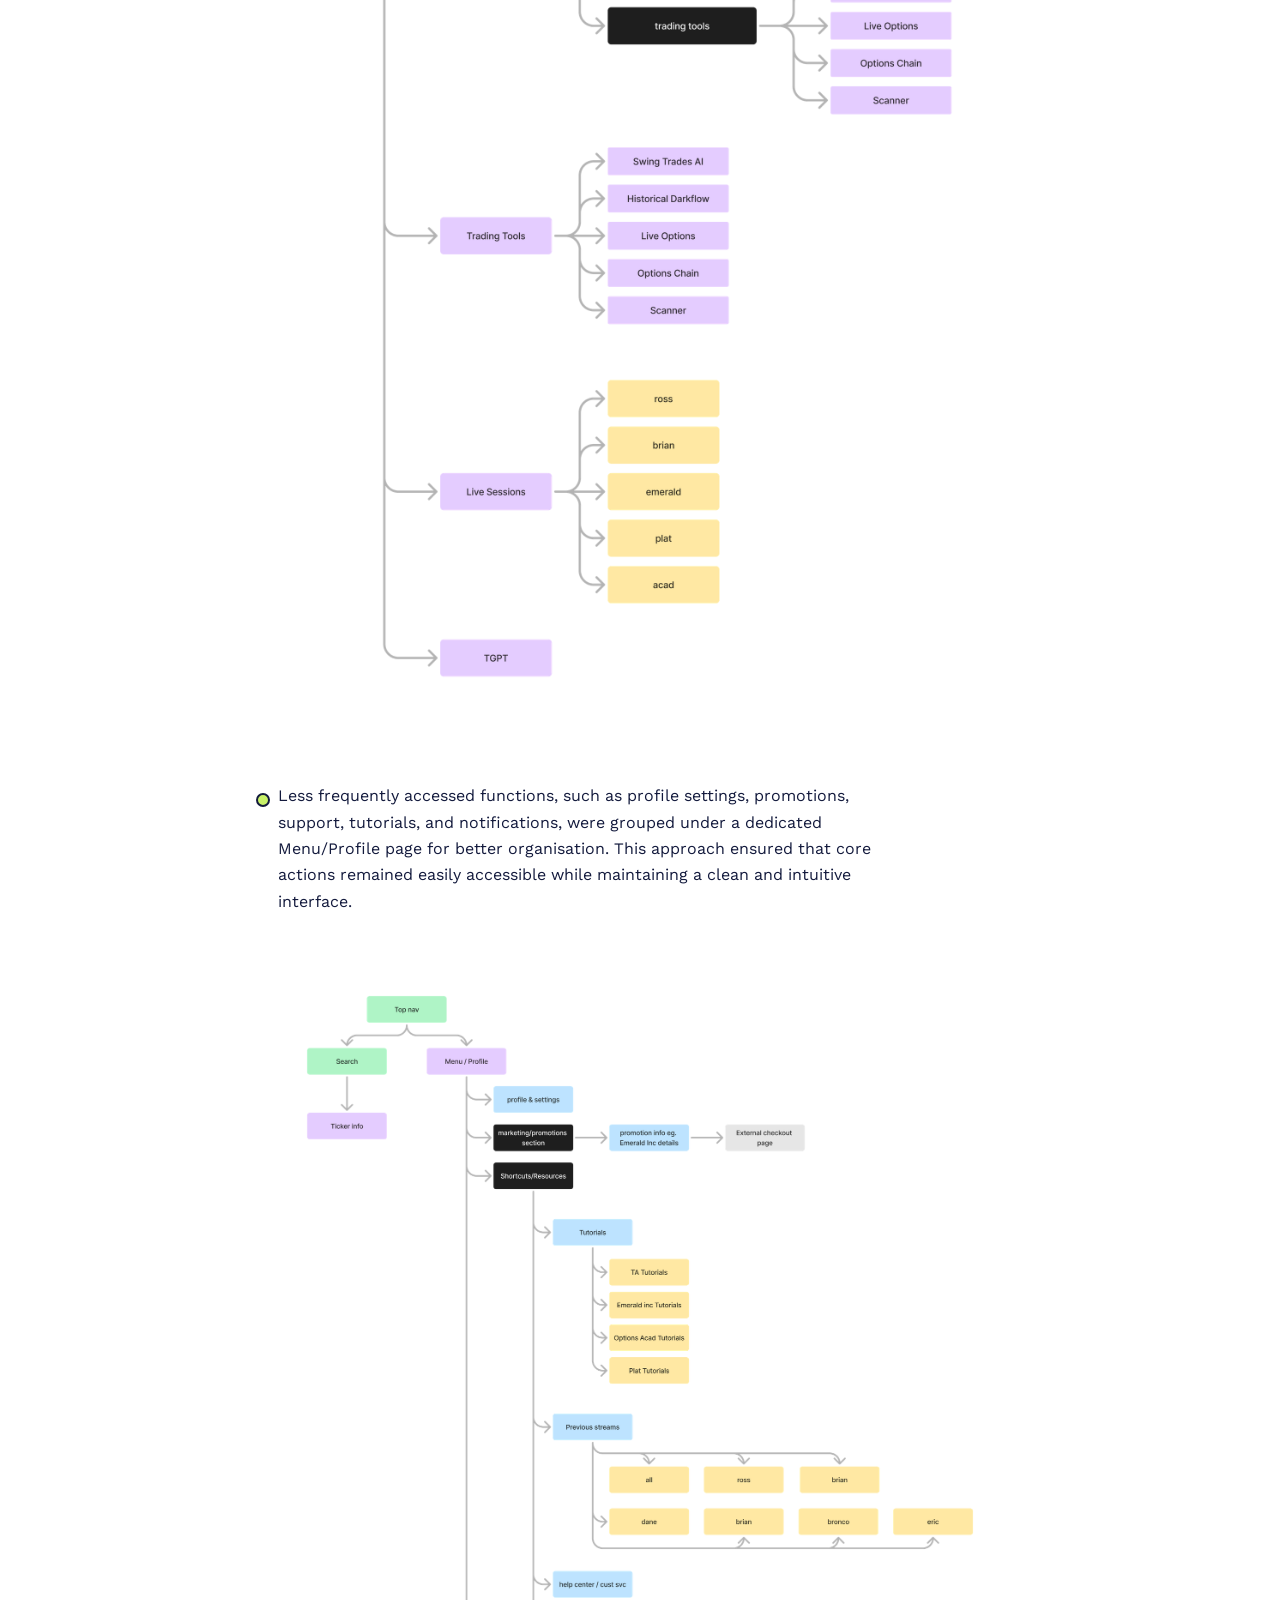
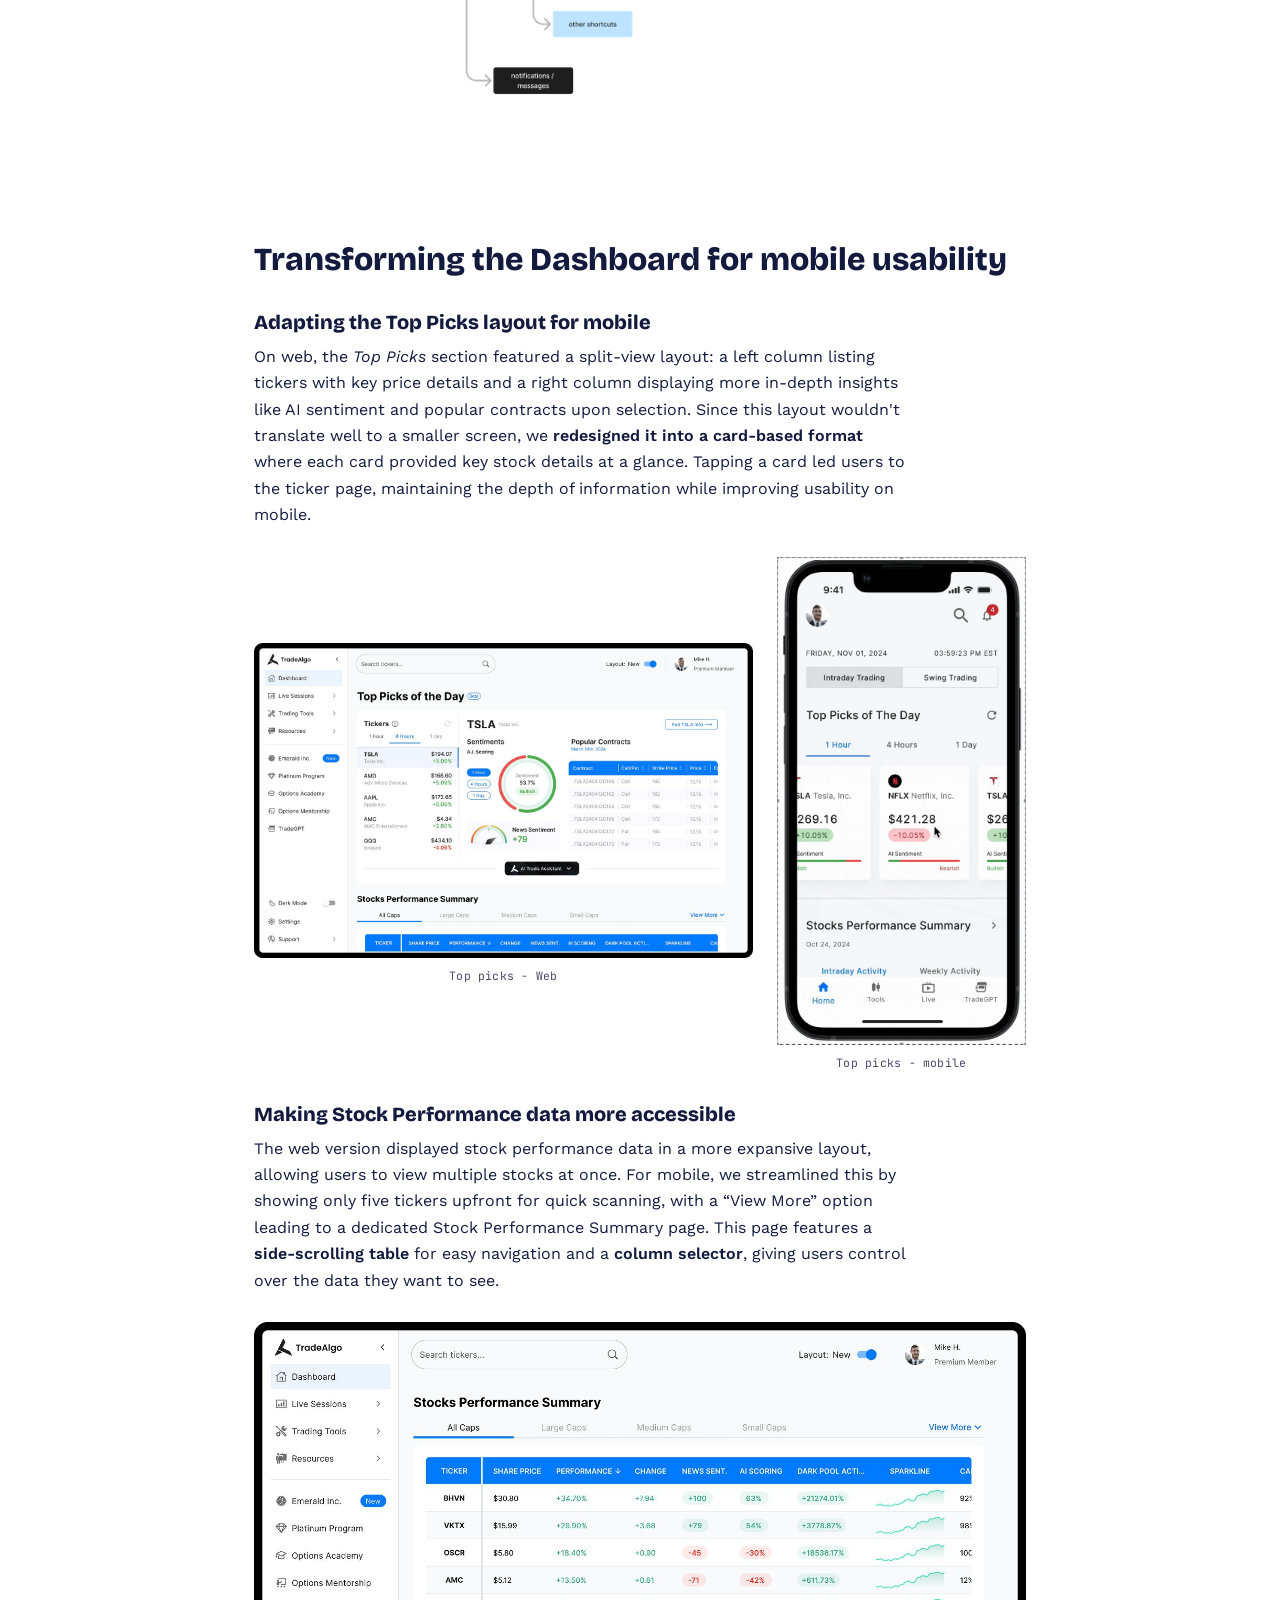
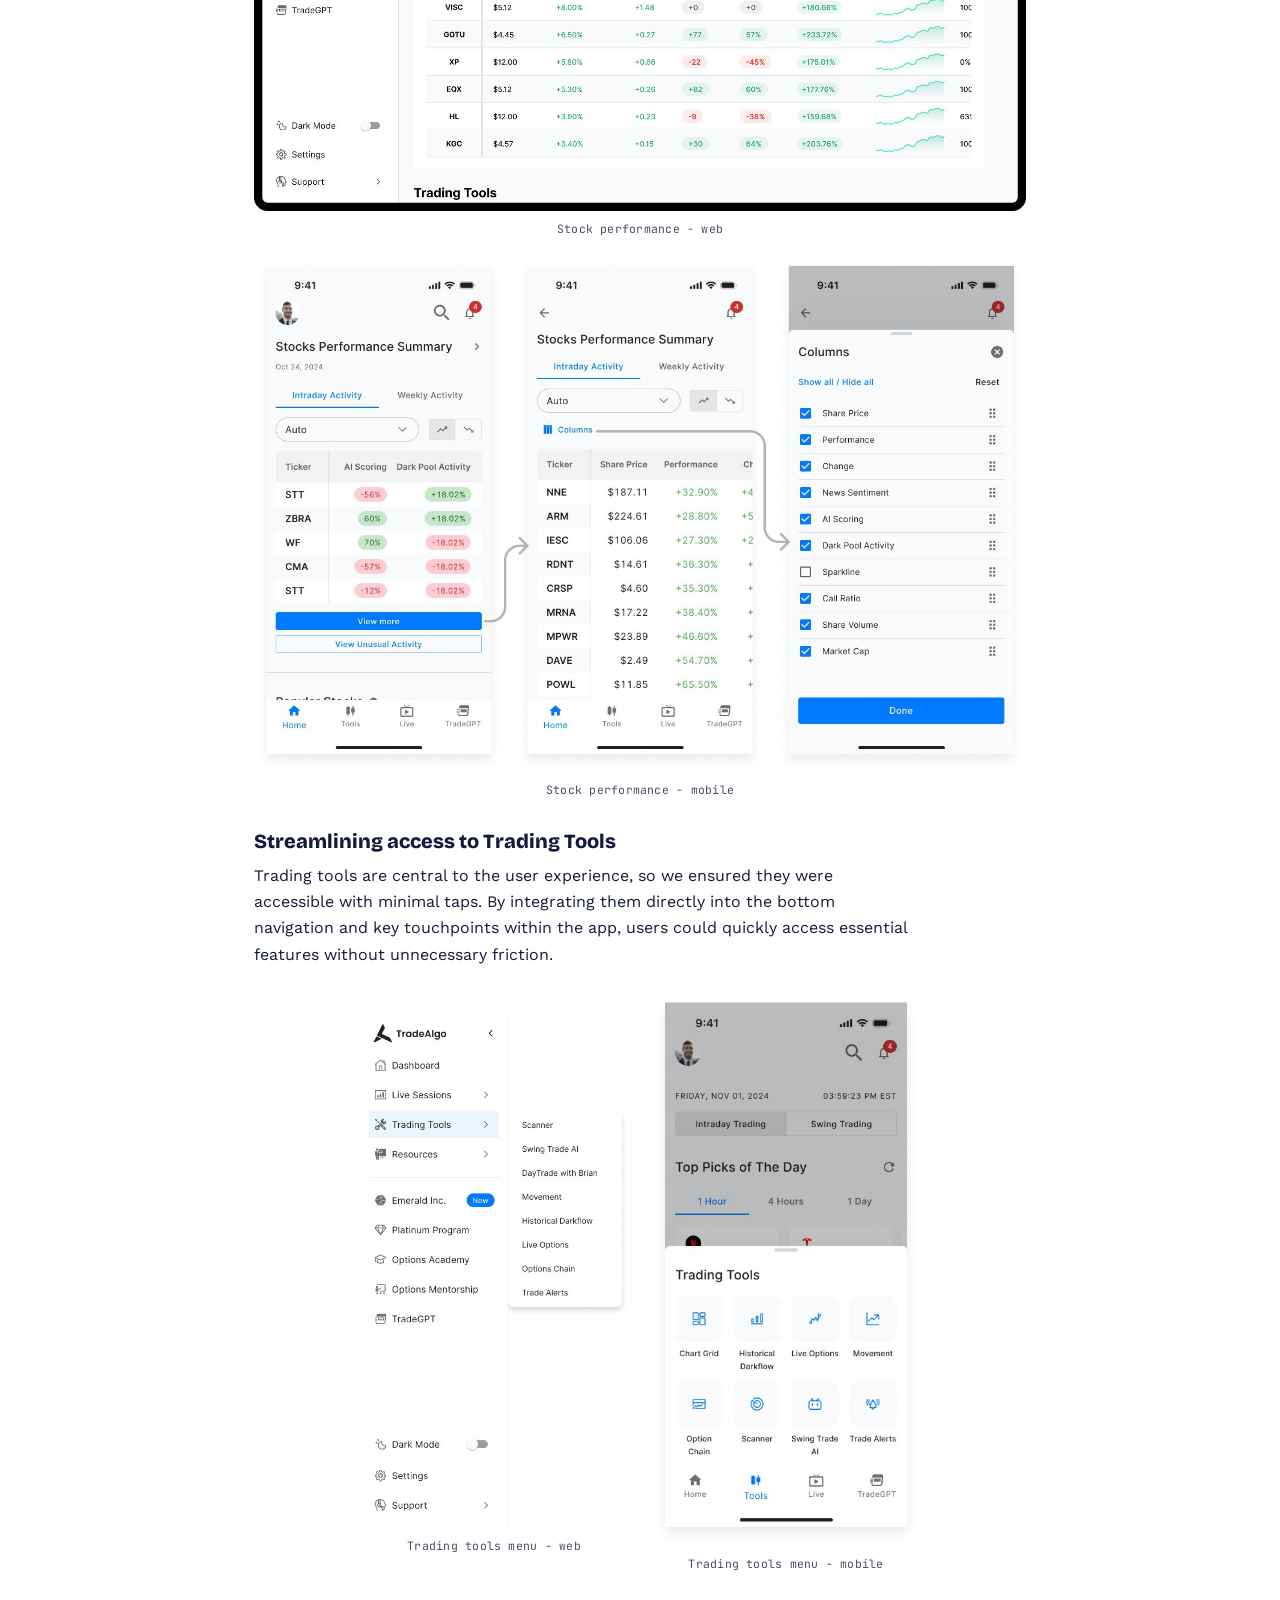
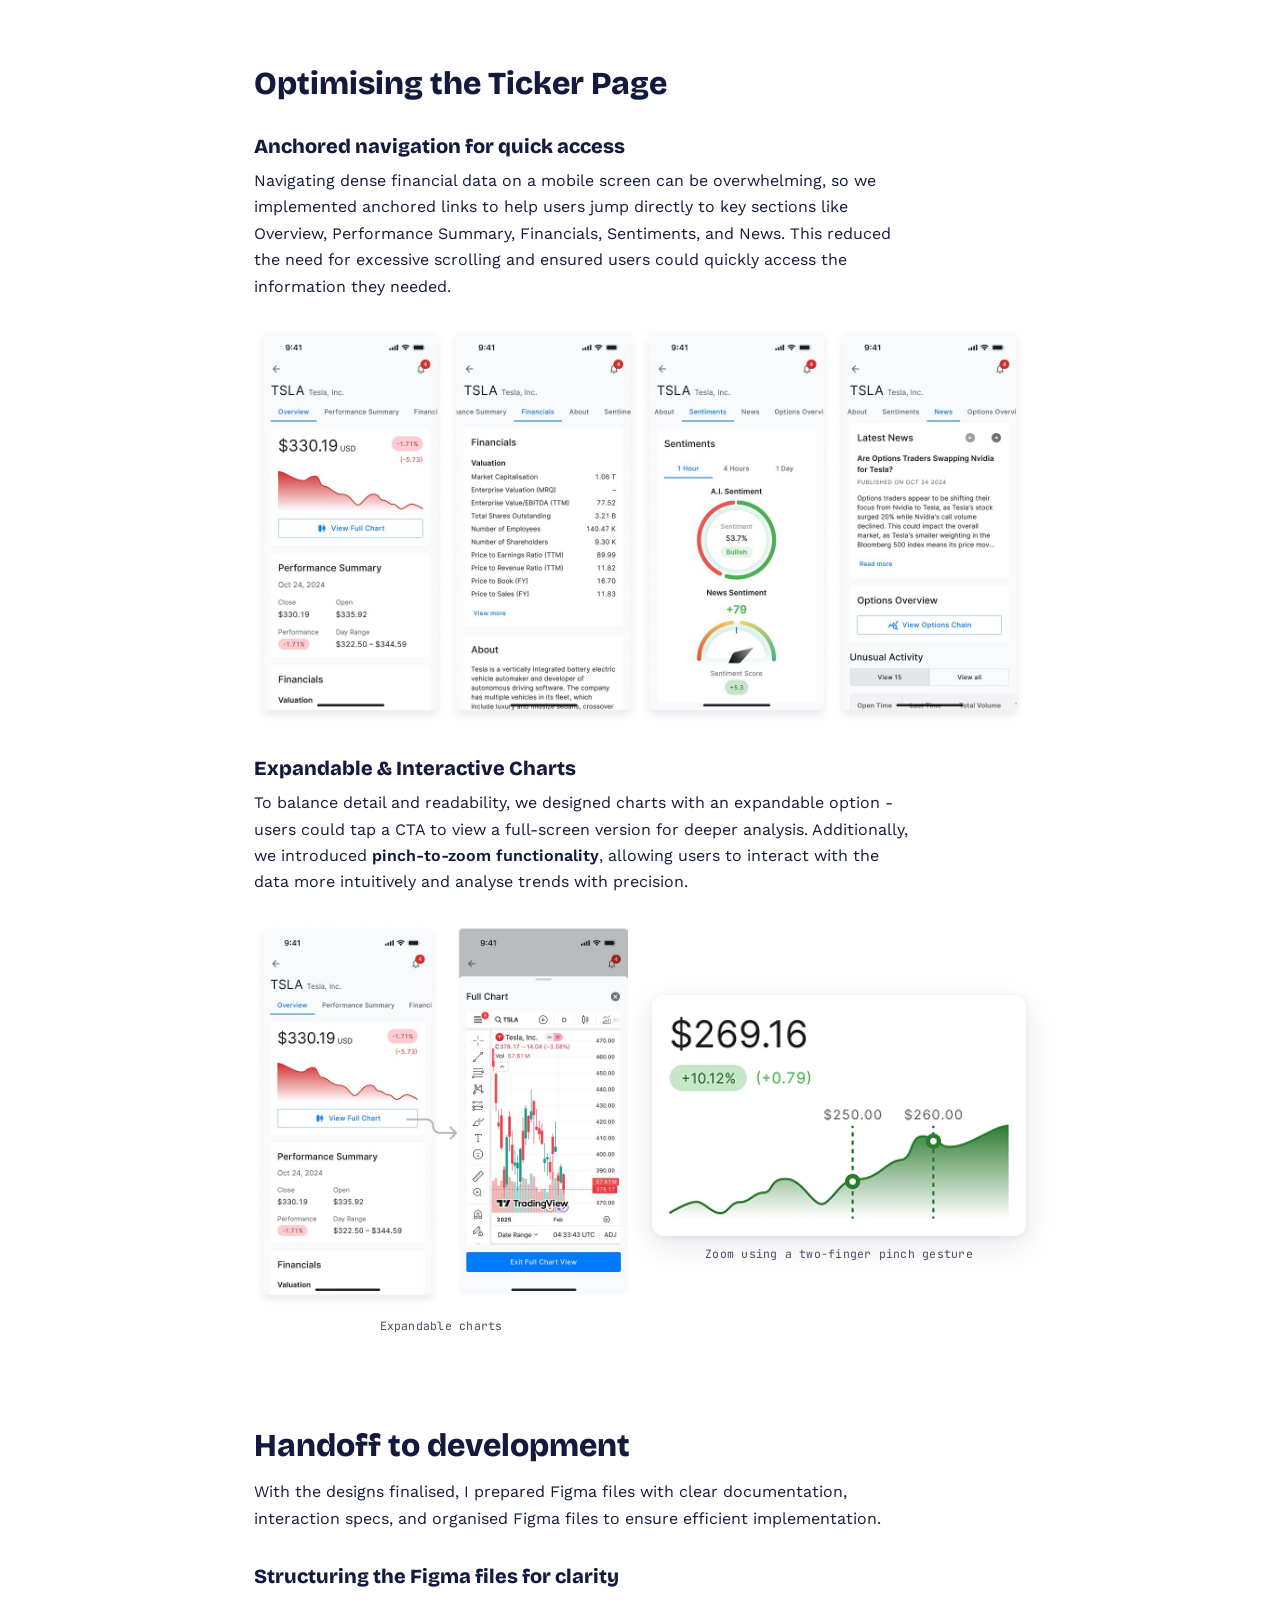
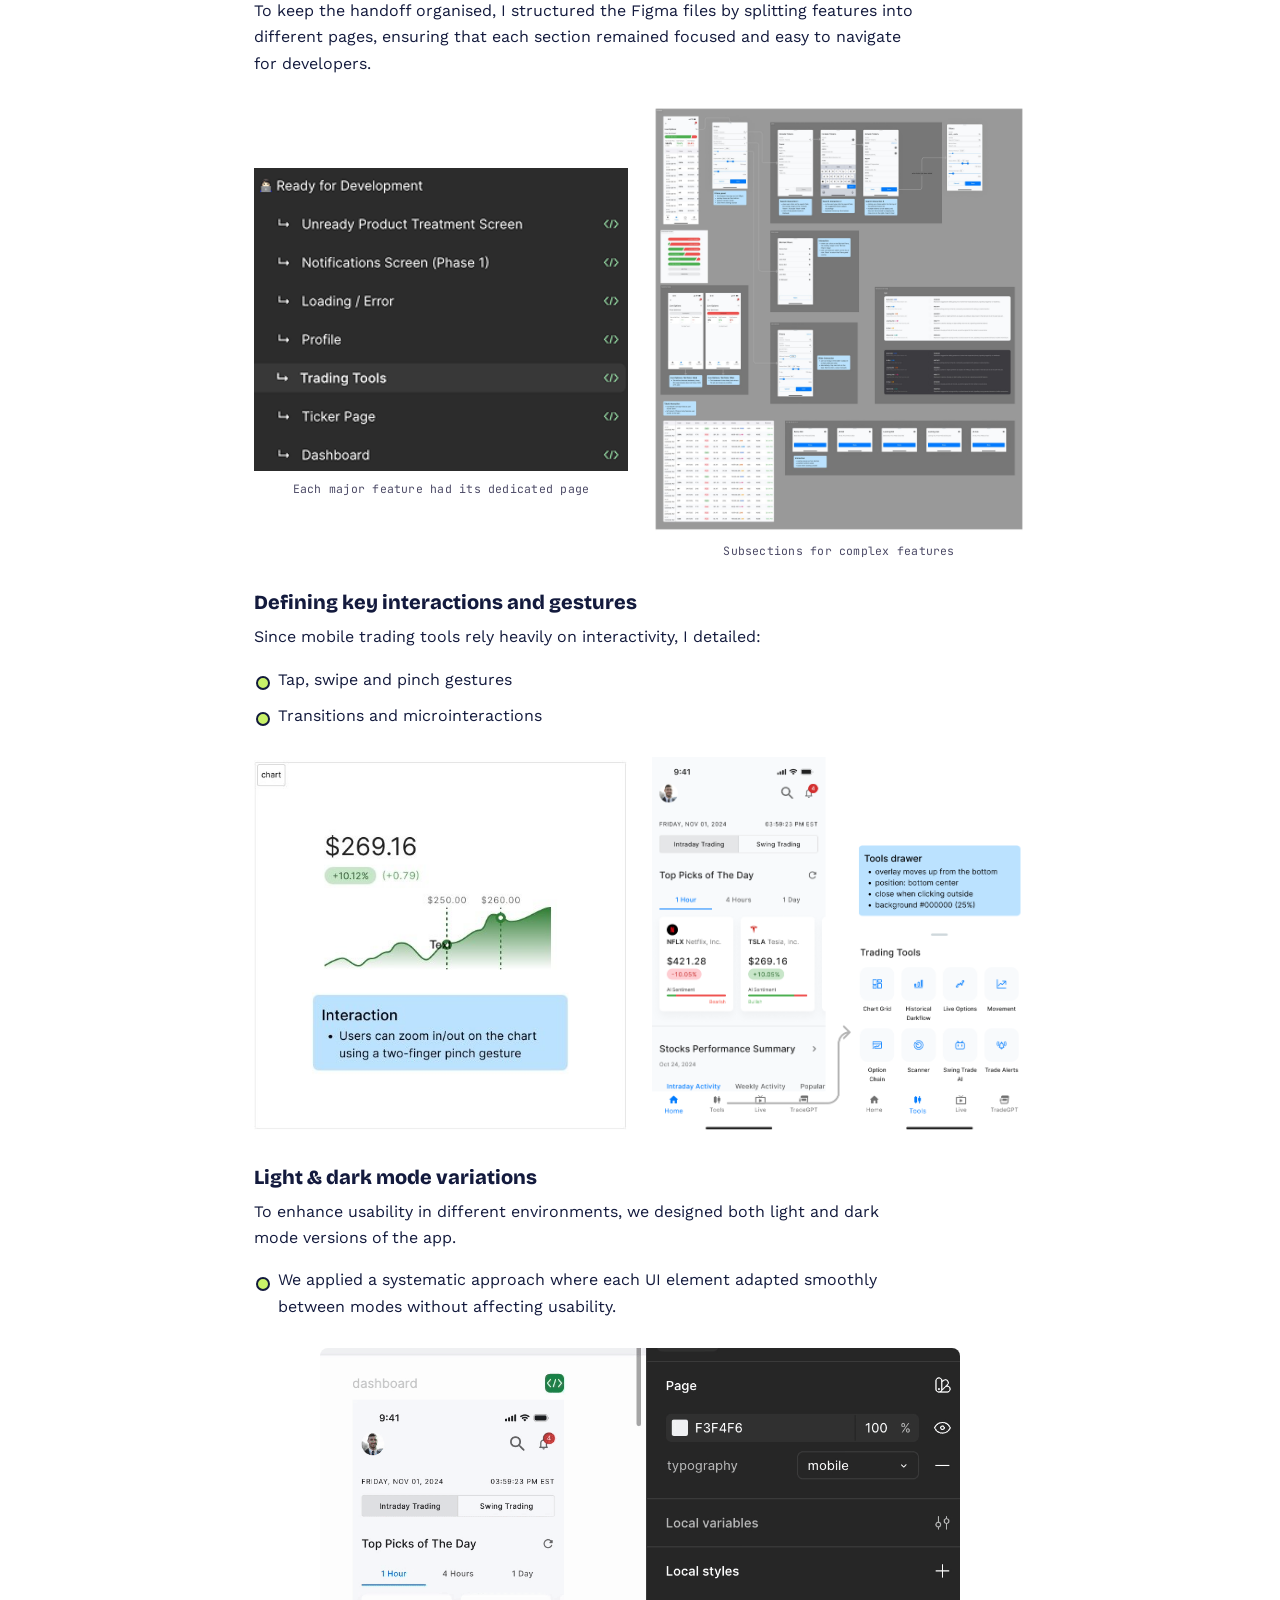
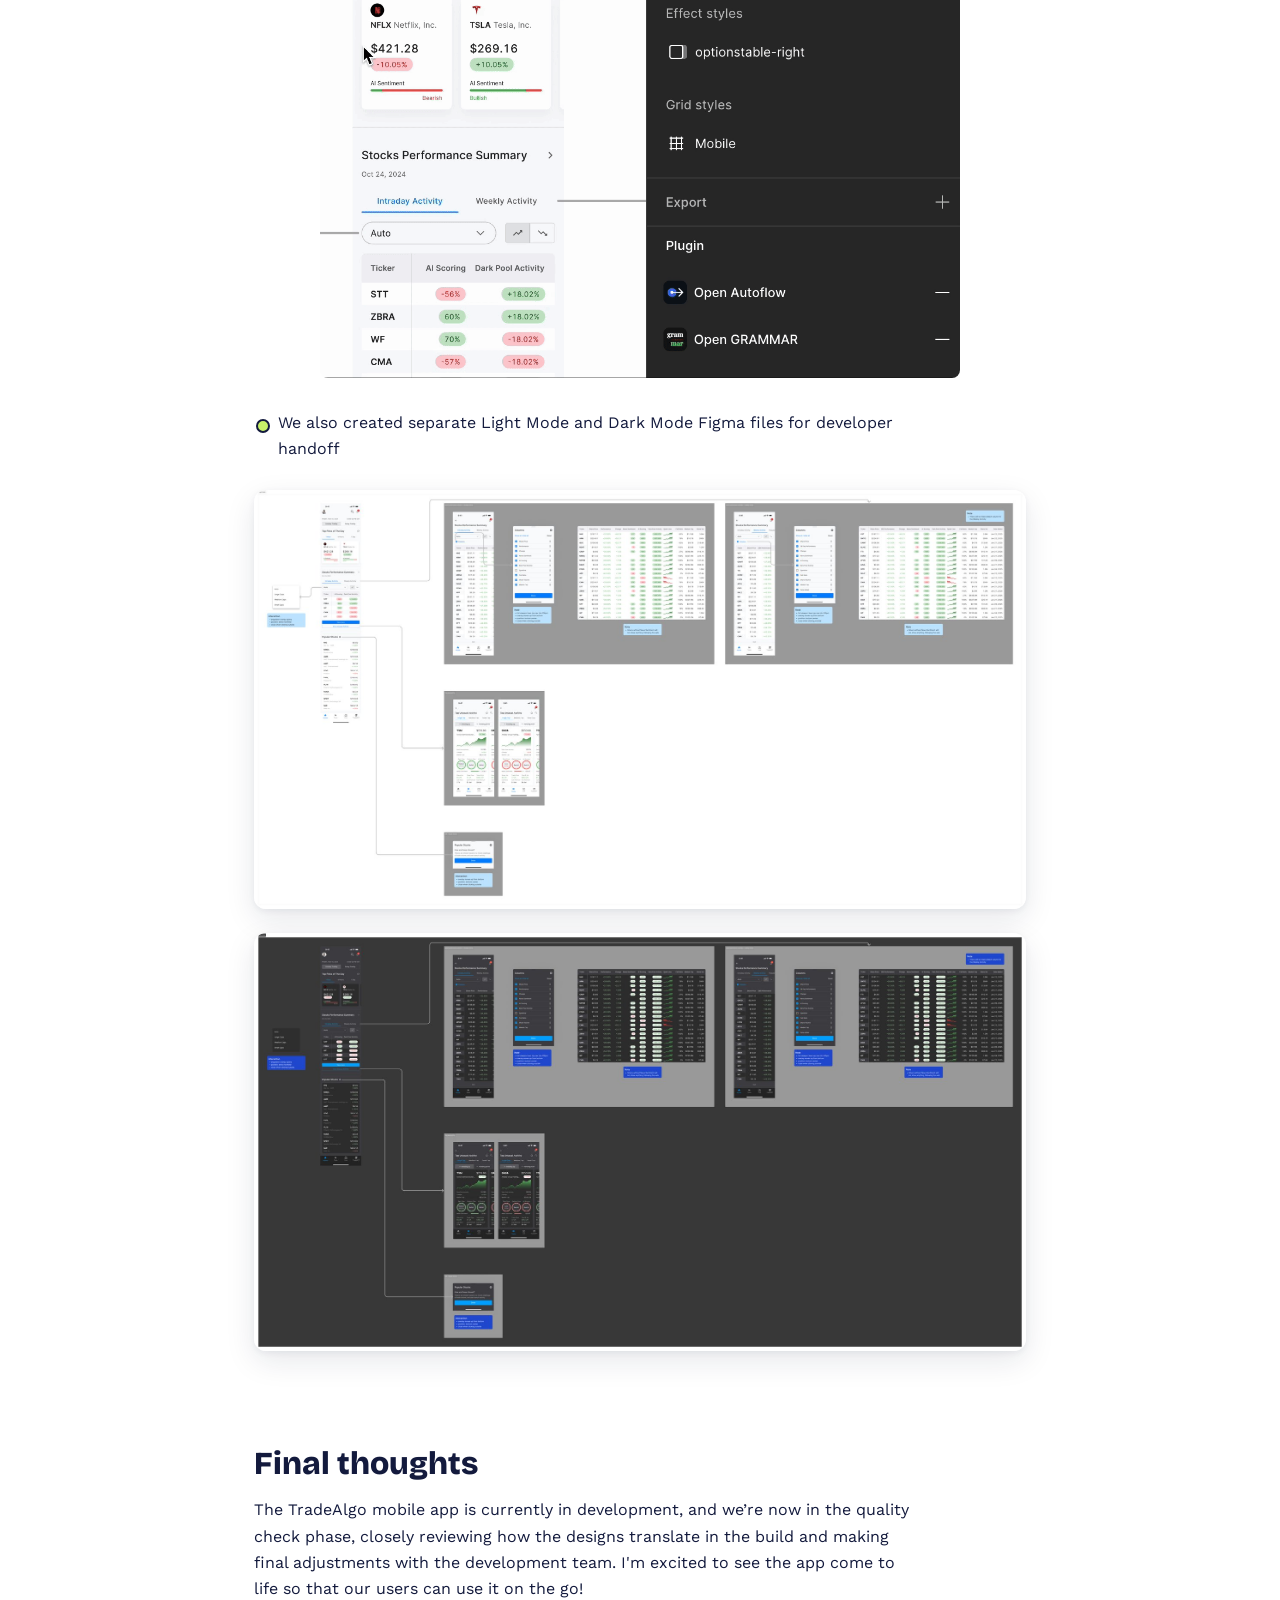
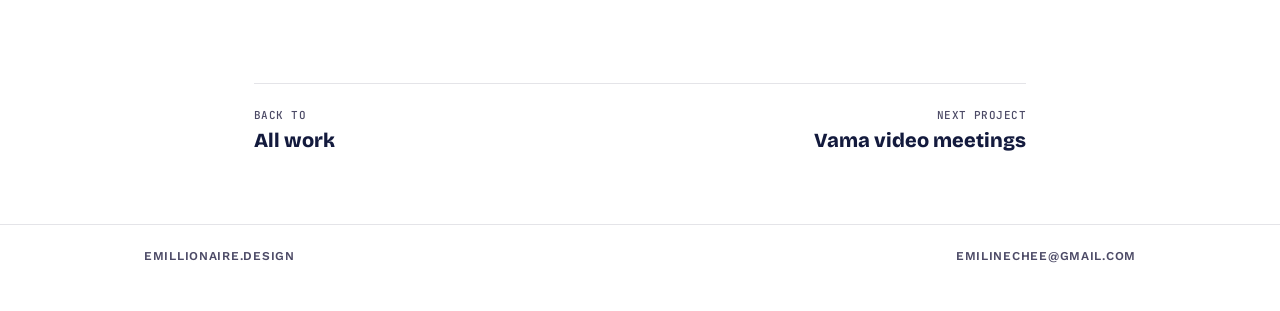
<file: case-studies/ta-mobile-app.html>
<!DOCTYPE html>
<html lang="en">
<head>
<meta charset="UTF-8">
<meta name="viewport" content="width=device-width, initial-scale=1.0">
<title>TradeAlgo mobile app — emiline</title>
<meta name="description" content="Redesigning a trading analytics platform web experience for mobile">
<link rel="icon" href="../favicon.svg" type="image/svg+xml">
<link rel="icon" href="../favicon-32.png" sizes="32x32" type="image/png">
<link rel="apple-touch-icon" href="../apple-touch-icon.png">
<meta property="og:type" content="website">
<meta property="og:site_name" content="emillionaire.design">
<meta property="og:title" content="TradeAlgo mobile app — emiline">
<meta property="og:description" content="Redesigning a trading analytics platform web experience for mobile">
<meta property="og:url" content="https://emillionaire.design/case-studies/ta-mobile-app.html">
<meta property="og:image" content="https://emillionaire.design/assets/img/share.jpg">
<meta property="og:image:width" content="1200">
<meta property="og:image:height" content="630">
<meta name="twitter:card" content="summary_large_image">
<link rel="preconnect" href="https://fonts.googleapis.com">
<link rel="preconnect" href="https://fonts.gstatic.com" crossorigin>
<link href="https://fonts.googleapis.com/css2?family=Bricolage+Grotesque:wght@600;700;800&family=Work+Sans:wght@400;500;600&family=JetBrains+Mono:wght@400;500&display=swap" rel="stylesheet">
<link rel="stylesheet" href="../assets/css/style.css">
<link rel="stylesheet" href="../assets/css/editorial.css">
</head>
<body class="ed">

<header class="ed-nav">
  <div class="ed-bar">
    <a class="wordmark" href="../index.html">emillionaire</a>
    <nav>
      <a href="../projects.html" aria-current="page">Projects</a>
      <a href="../contact.html">Contact</a>
    </nav>
  </div>
</header>

<main class="ed-wrap">
  <header class="ed-head">
    <div class="page-header cs-hero">
      <span class="yr">2025</span>
      <h1>TradeAlgo mobile app</h1>
      <p>Translating the TradeAlgo web experience into a mobile app design.</p>
      <dl class="cs-meta">
        <div><dt>Role</dt><dd>Product Designer</dd></div>
        <div><dt>Date</dt><dd>Jan – Feb 2025</dd></div>
      </dl>
    </div>

    <div class="ed-hero">
      <img src="../assets/img/ta-mobile-app.png" alt="TradeAlgo on two iPhones and a laptop: Top Picks of the Day, the TSLA ticker page and the web dashboard">
    </div>
  </header>

  <section class="cs-section">
    <h2>Project background</h2>
    <p>TradeAlgo, a trading analytics platform offering AI-driven market insights and trading tools, was designed for the web, and lacked a mobile optimised experience. My role was to adapt its features into a seamless mobile design while ensuring consistency and usability across devices.</p>
  </section>

  <section class="cs-section">
    <h2>Structuring the experience</h2>
    <p>I started by analysing the web version’s information architecture to restructure it for a mobile-friendly experience. This included:</p>
    <ul class="cs-list">
      <li>Streamlining the navigation menu with bottom navigation. This was designed to provide quick access to the most frequently used features.</li>
    </ul>
    <div class="cs-img narrow"><img src="../assets/img/ta-mobile-app/sitemap-bottom-nav.png" alt="Sitemap of the bottom navigation and the pages under each tab" loading="lazy"></div>
    <ul class="cs-list">
      <li>Less frequently accessed functions, such as profile settings, promotions, support, tutorials, and notifications, were grouped under a dedicated Menu/Profile page for better organisation. This approach ensured that core actions remained easily accessible while maintaining a clean and intuitive interface.</li>
    </ul>
    <div class="cs-img narrow"><img src="../assets/img/ta-mobile-app/sitemap-menu.png" alt="Sitemap of the Menu/Profile page grouping settings, promotions, support, tutorials and notifications" loading="lazy"></div>
  </section>

  <section class="cs-section">
    <h2>Transforming the Dashboard for mobile usability</h2>

    <h3>Adapting the Top Picks layout for mobile</h3>
    <p>On web, the <em>Top Picks</em> section featured a split-view layout: a left column listing tickers with key price details and a right column displaying more in-depth insights like AI sentiment and popular contracts upon selection. Since this layout wouldn't translate well to a smaller screen, we <strong>redesigned it into a card-based format</strong> where each card provided key stock details at a glance. Tapping a card led users to the ticker page, maintaining the depth of information while improving usability on mobile.</p>
    <div class="cs-img split">
      <figure class="cs-shot">
        <img src="../assets/img/ta-mobile-app/top-picks-web.jpg" alt="Web Top Picks: ticker list on the left, sentiment and popular contracts on the right" loading="lazy">
        <figcaption>Top picks - Web</figcaption>
      </figure>
      <figure class="cs-shot">
        <img src="../assets/img/ta-mobile-app/top-picks-mobile.gif" alt="Animated mobile Top Picks: swiping through stock cards and tapping into a ticker" loading="lazy">
        <figcaption>Top picks - mobile</figcaption>
      </figure>
    </div>

    <h3>Making Stock Performance data more accessible</h3>
    <p>The web version displayed stock performance data in a more expansive layout, allowing users to view multiple stocks at once. For mobile, we streamlined this by showing only five tickers upfront for quick scanning, with a “View More” option leading to a dedicated Stock Performance Summary page. This page features a <strong>side-scrolling table</strong> for easy navigation and a <strong>column selector</strong>, giving users control over the data they want to see.</p>
    <div class="cs-img narrow">
      <figure class="cs-shot">
        <img src="../assets/img/ta-mobile-app/performance-web.jpg" alt="Web Stocks Performance Summary table with many columns" loading="lazy">
        <figcaption>Stock performance - web</figcaption>
      </figure>
      <figure class="cs-shot">
        <img src="../assets/img/ta-mobile-app/performance-mobile.jpg" alt="Mobile: five tickers with View More, the side-scrolling summary table and the column selector" loading="lazy">
        <figcaption>Stock performance - mobile</figcaption>
      </figure>
    </div>

    <h3>Streamlining access to Trading Tools</h3>
    <p>Trading tools are central to the user experience, so we ensured they were accessible with minimal taps. By integrating them directly into the bottom navigation and key touchpoints within the app, users could quickly access essential features without unnecessary friction.</p>
    <div class="cs-img two mid">
      <figure class="cs-shot">
        <img src="../assets/img/ta-mobile-app/tools-web.jpg" alt="Web sidebar with the Trading Tools submenu open" loading="lazy">
        <figcaption>Trading tools menu - web</figcaption>
      </figure>
      <figure class="cs-shot">
        <img src="../assets/img/ta-mobile-app/tools-mobile.jpg" alt="Mobile dashboard with the Trading Tools drawer open from the bottom navigation" loading="lazy">
        <figcaption>Trading tools menu - mobile</figcaption>
      </figure>
    </div>
  </section>

  <section class="cs-section">
    <h2>Optimising the Ticker Page</h2>

    <h3>Anchored navigation for quick access</h3>
    <p>Navigating dense financial data on a mobile screen can be overwhelming, so we implemented anchored links to help users jump directly to key sections like Overview, Performance Summary, Financials, Sentiments, and News. This reduced the need for excessive scrolling and ensured users could quickly access the information they needed.</p>
    <div class="cs-img"><img src="../assets/img/ta-mobile-app/ticker-anchors.jpg" alt="Four TSLA ticker page screens, each jumped to a different anchored section: Overview, Financials, Sentiments and News" loading="lazy"></div>

    <h3>Expandable &amp; Interactive Charts</h3>
    <p>To balance detail and readability, we designed charts with an expandable option - users could tap a CTA to view a full-screen version for deeper analysis. Additionally, we introduced <strong>pinch-to-zoom functionality</strong>, allowing users to interact with the data more intuitively and analyse trends with precision.</p>
    <div class="cs-img two">
      <figure class="cs-shot">
        <img src="../assets/img/ta-mobile-app/charts-expand.jpg" alt="Ticker chart with a View Full Chart button leading to the full-screen TradingView chart" loading="lazy">
        <figcaption>Expandable charts</figcaption>
      </figure>
      <figure class="cs-shot">
        <img class="soft" src="../assets/img/ta-mobile-app/charts-pinch.png" alt="Price chart with two touch points marking a pinch to zoom between 250 and 260" loading="lazy">
        <figcaption>Zoom using a two-finger pinch gesture</figcaption>
      </figure>
    </div>
  </section>

  <section class="cs-section">
    <h2>Handoff to development</h2>
    <p>With the designs finalised, I prepared Figma files with clear documentation, interaction specs, and organised Figma files to ensure efficient implementation.</p>

    <h3>Structuring the Figma files for clarity</h3>
    <p>To keep the handoff organised, I structured the Figma files by splitting features into different pages, ensuring that each section remained focused and easy to navigate for developers.</p>
    <div class="cs-img two">
      <figure class="cs-shot">
        <img src="../assets/img/ta-mobile-app/figma-pages.png" alt="Figma page list under Ready for Development: Dashboard, Ticker Page, Trading Tools, Profile and more" loading="lazy">
        <figcaption>Each major feature had its dedicated page</figcaption>
      </figure>
      <figure class="cs-shot">
        <img src="../assets/img/ta-mobile-app/figma-subsections.jpg" alt="Figma canvas for Live Options split into labelled subsections of screens" loading="lazy">
        <figcaption>Subsections for complex features</figcaption>
      </figure>
    </div>

    <h3>Defining key interactions and gestures</h3>
    <p>Since mobile trading tools rely heavily on interactivity, I detailed:</p>
    <ul class="cs-list">
      <li>Tap, swipe and pinch gestures</li>
      <li>Transitions and microinteractions</li>
    </ul>
    <div class="cs-img two">
      <img src="../assets/img/ta-mobile-app/spec-chart.jpg" alt="Interaction note: users can zoom in and out on the chart using a two-finger pinch gesture" loading="lazy">
      <img src="../assets/img/ta-mobile-app/spec-gestures.png" alt="Interaction note for the Tools drawer: overlay moves up from the bottom and closes when tapping outside" loading="lazy">
    </div>

    <h3>Light &amp; dark mode variations</h3>
    <p>To enhance usability in different environments, we designed both light and dark mode versions of the app.</p>
    <ul class="cs-list">
      <li>We applied a systematic approach where each UI element adapted smoothly between modes without affecting usability.</li>
    </ul>
    <div class="cs-img mid"><img src="../assets/img/ta-mobile-app/light-dark.gif" alt="Screen recording in Figma switching the dashboard between light and dark mode" loading="lazy"></div>
    <ul class="cs-list">
      <li>We also created separate Light Mode and Dark Mode Figma files for developer handoff</li>
    </ul>
    <div class="cs-img">
      <img class="soft" src="../assets/img/ta-mobile-app/figma-light.jpg" alt="Light Mode Figma file with the app screens laid out for handoff" loading="lazy">
      <img class="soft" src="../assets/img/ta-mobile-app/figma-dark.jpg" alt="Dark Mode Figma file with the app screens laid out for handoff" loading="lazy">
    </div>
  </section>

  <section class="cs-section">
    <h2>Final thoughts</h2>
    <p>The TradeAlgo mobile app is currently in development, and we’re now in the quality check phase, closely reviewing how the designs translate in the build and making final adjustments with the development team. I'm excited to see the app come to life so that our users can use it on the go!</p>
  </section>

  <nav class="ed-next" aria-label="More work">
    <a href="../projects.html" data-back><span>Back to</span>All work</a>
    <a href="vama-meetings.html"><span>Next project</span>Vama video meetings</a>
  </nav>
</main>

<footer class="ed-foot">
  <div class="ed-bar"><a href="../index.html">emillionaire.design</a><a href="mailto:emilinechee@gmail.com">emilinechee@gmail.com</a></div>
</footer>

<script src="../assets/js/back.js" defer></script>
</body>
</html>
</file>
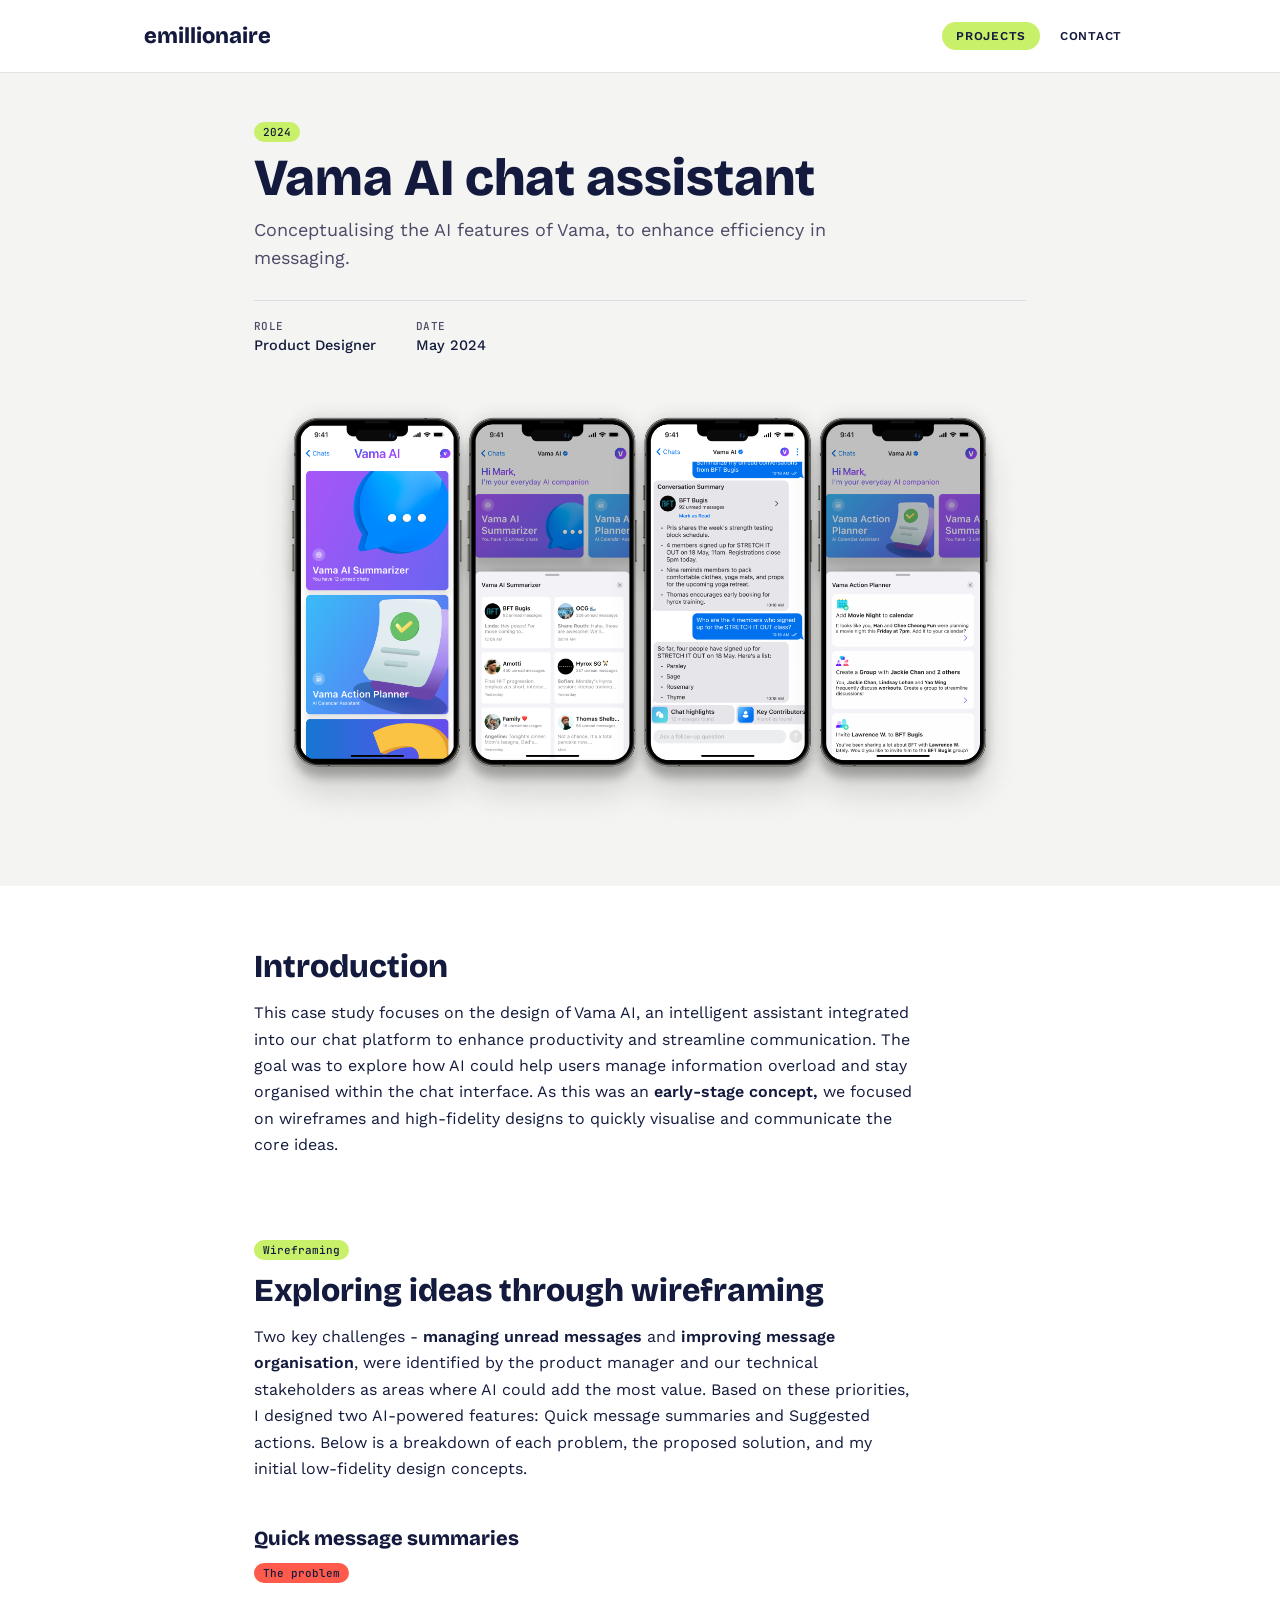
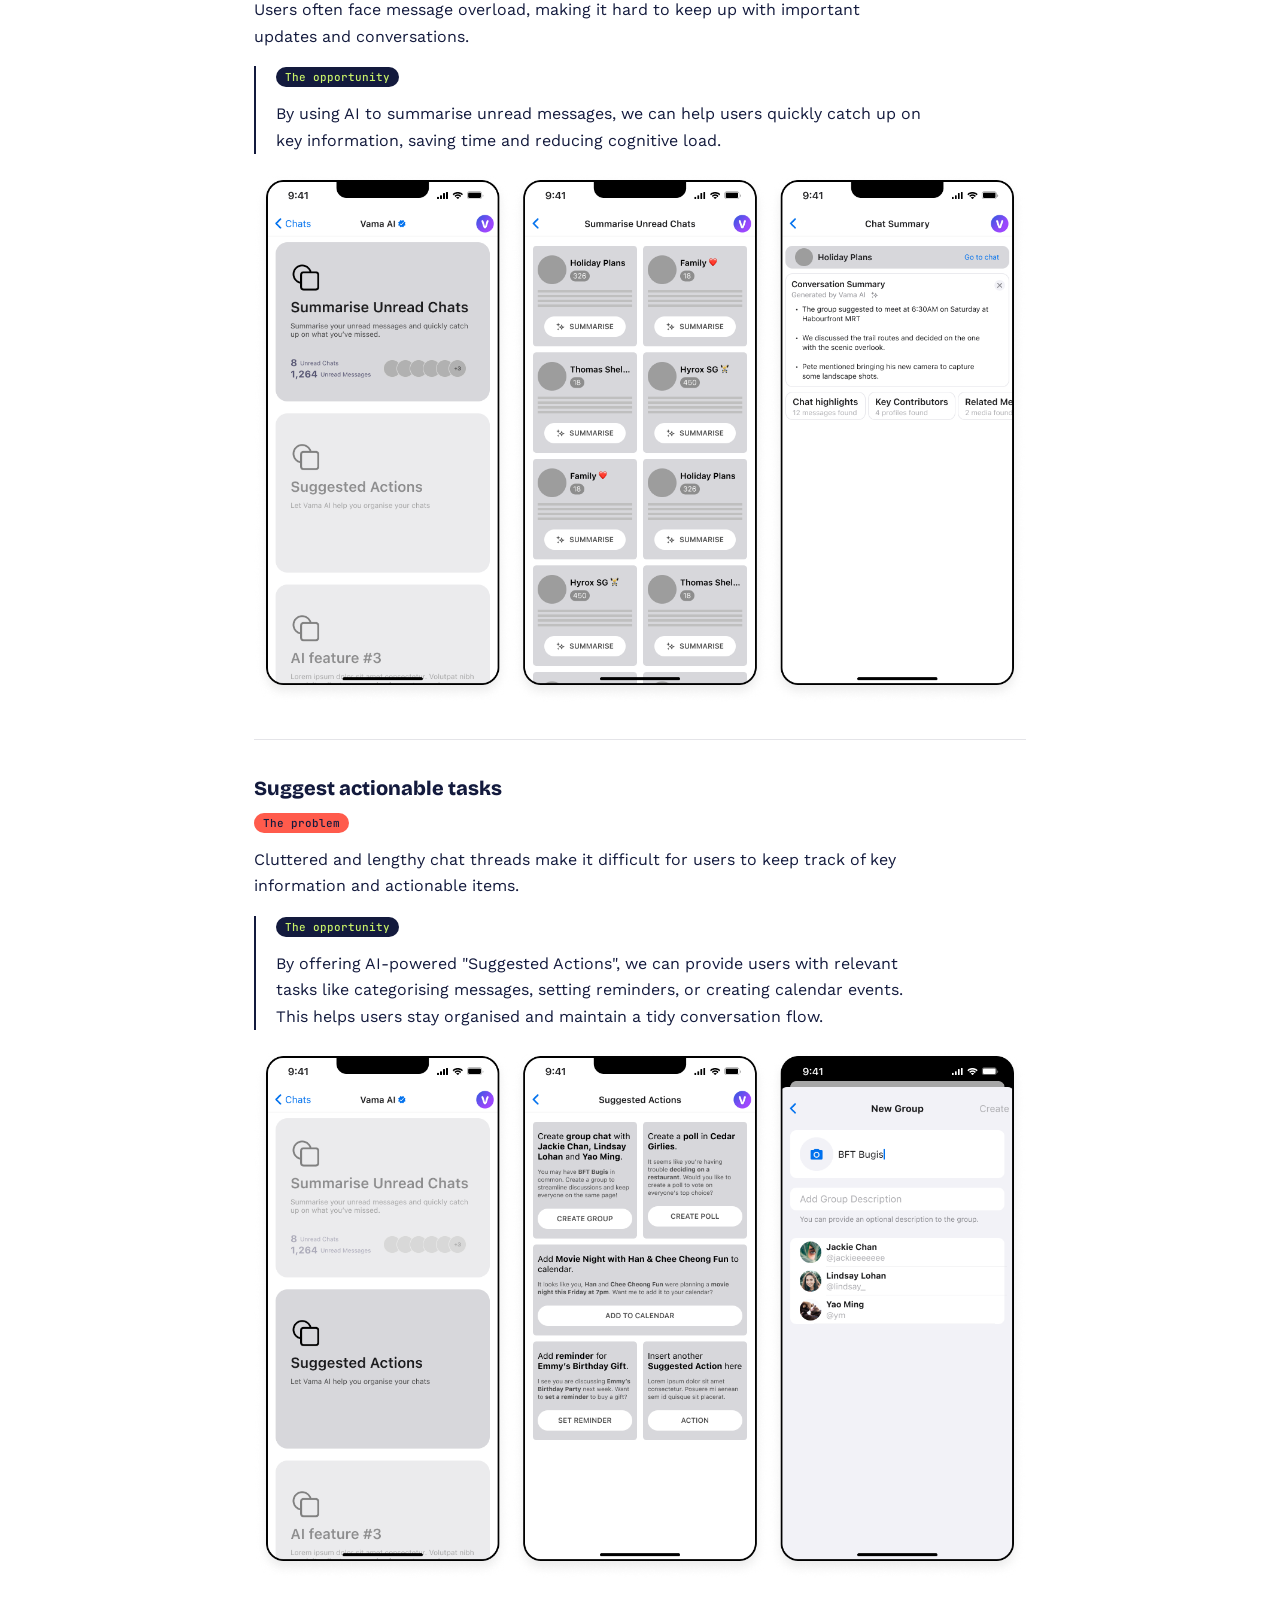
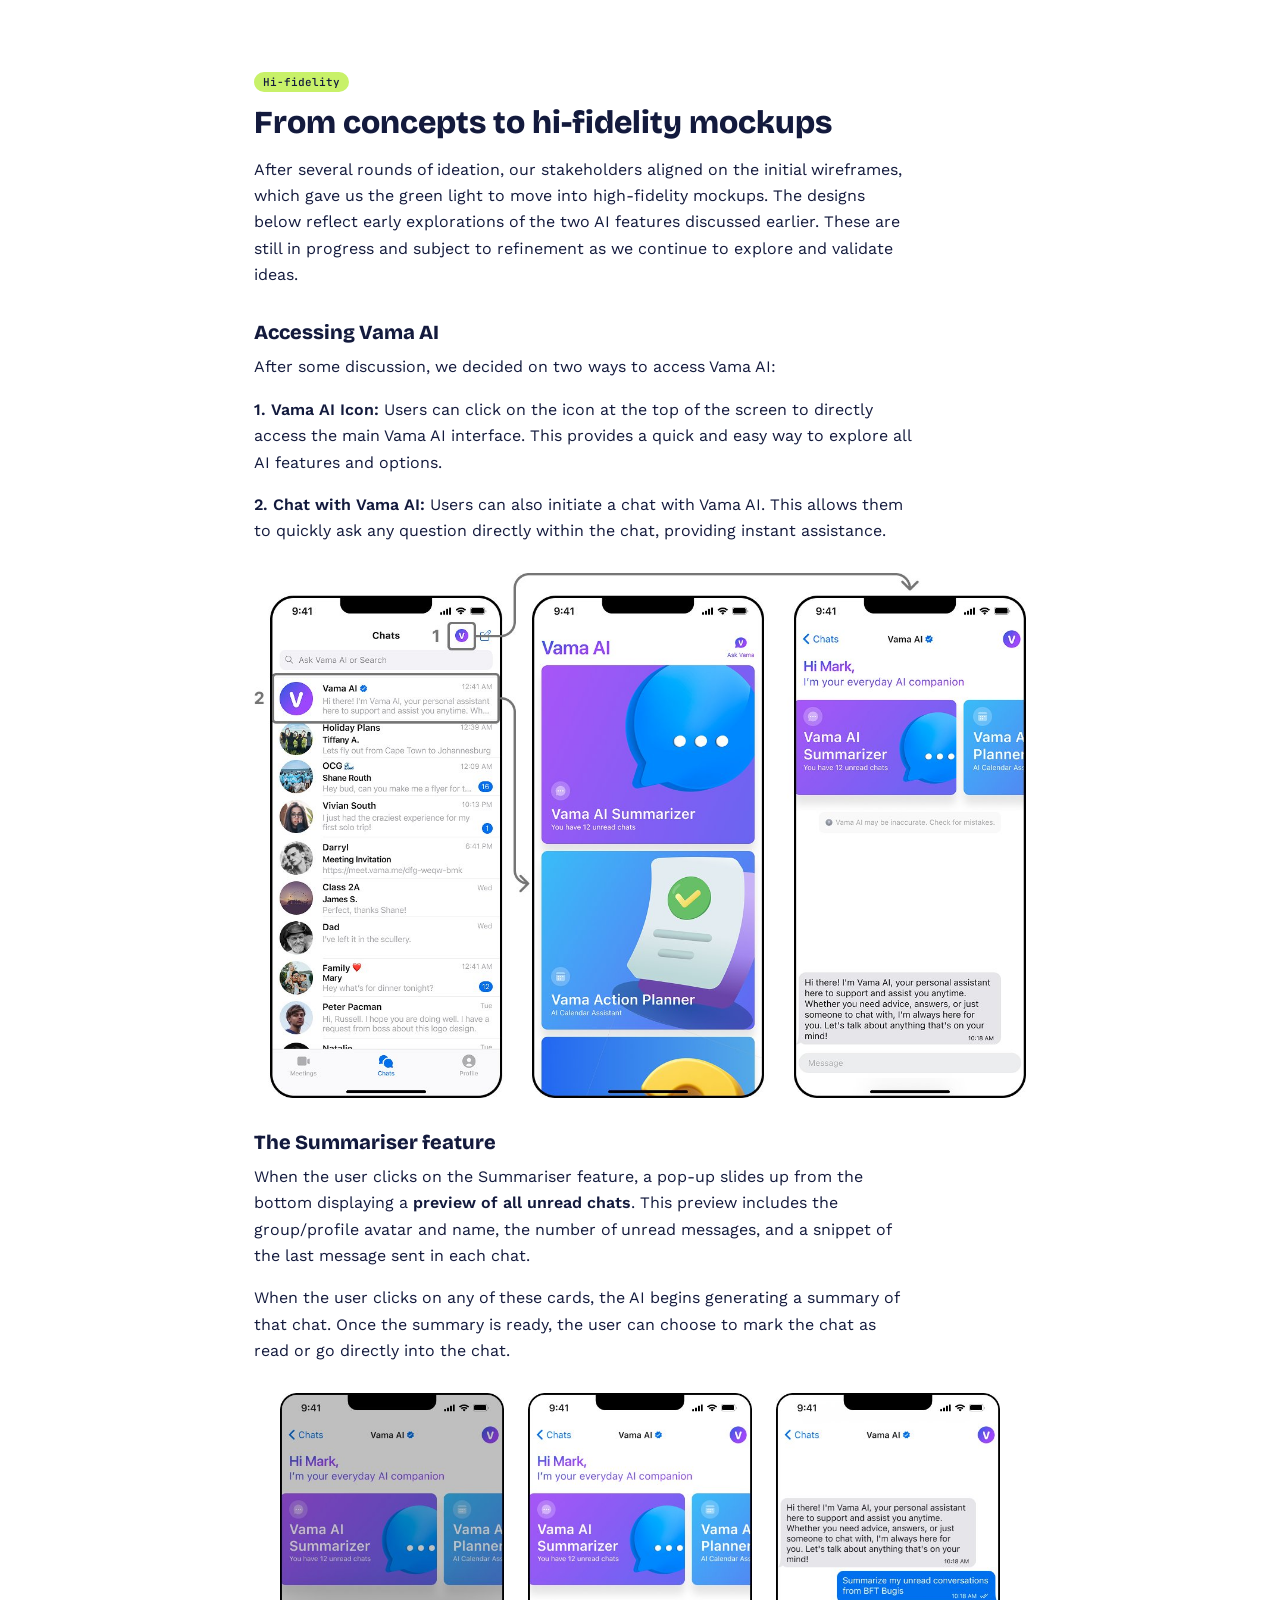
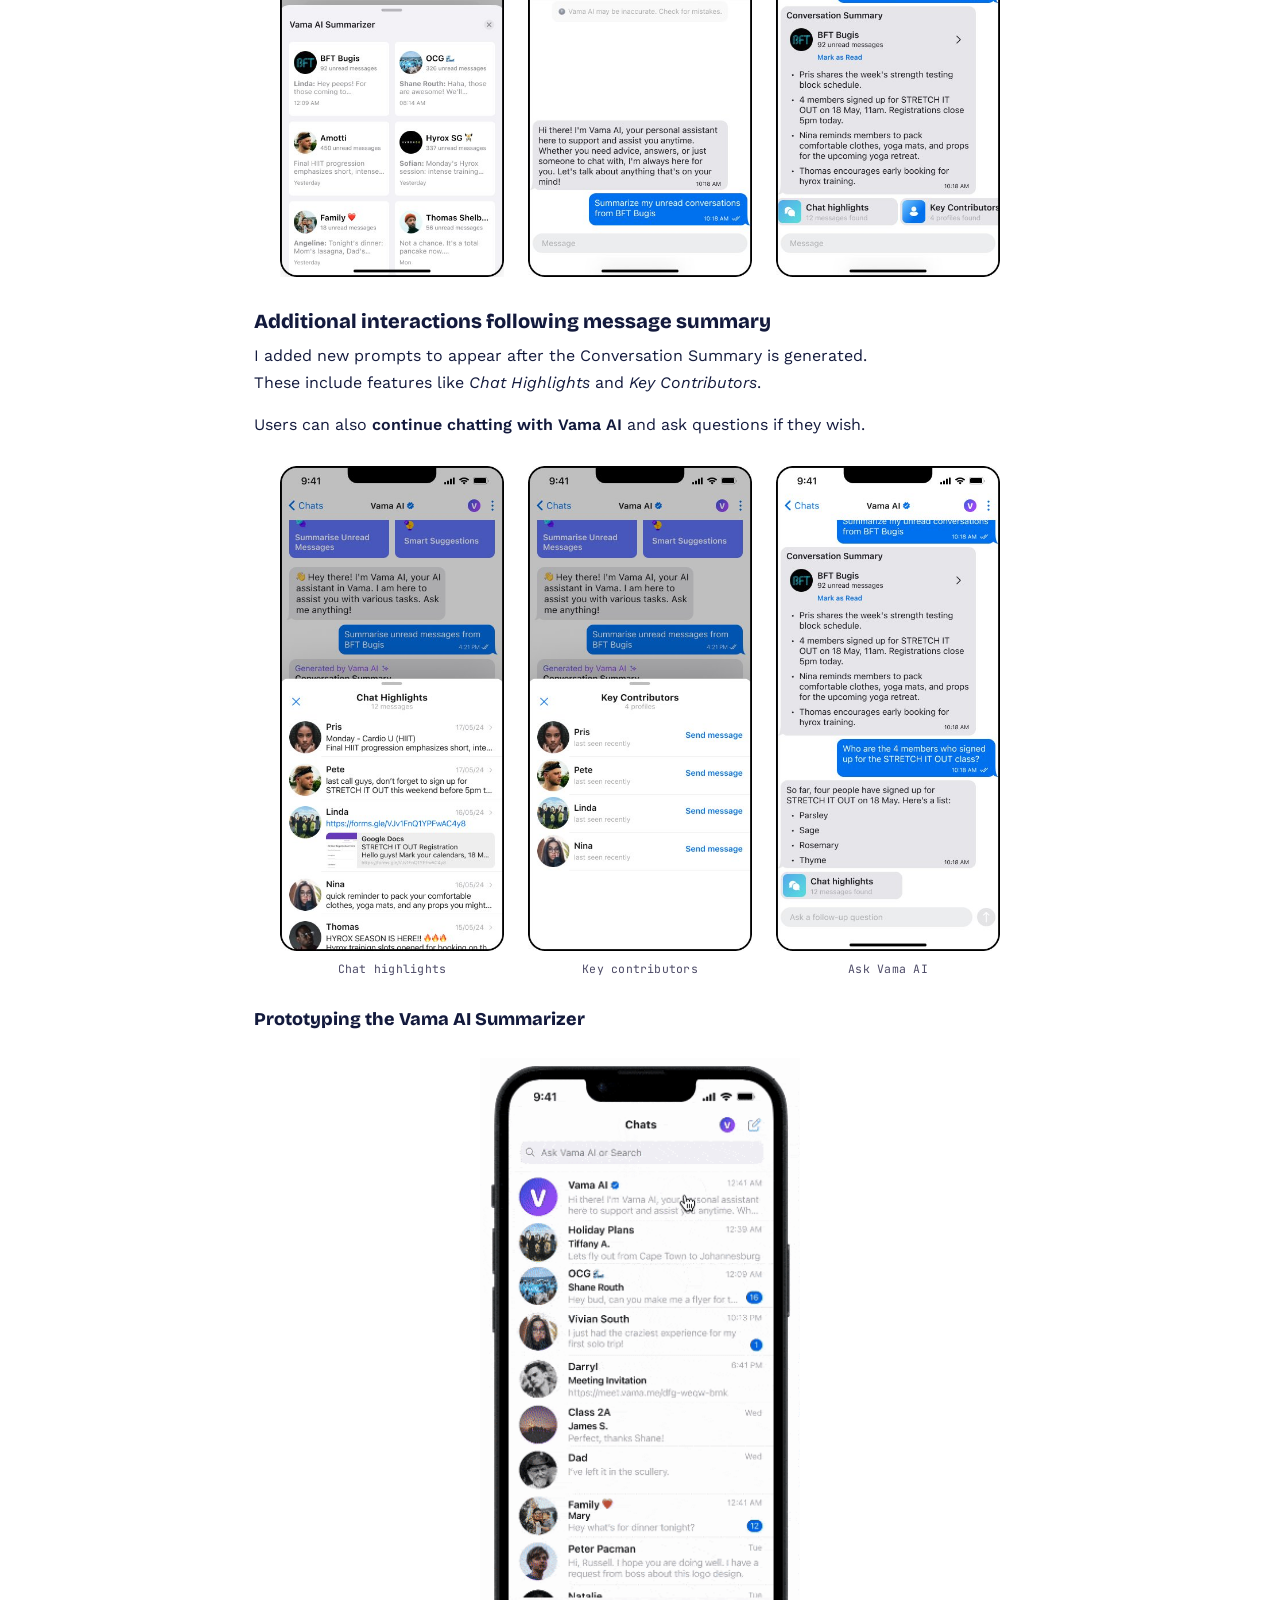
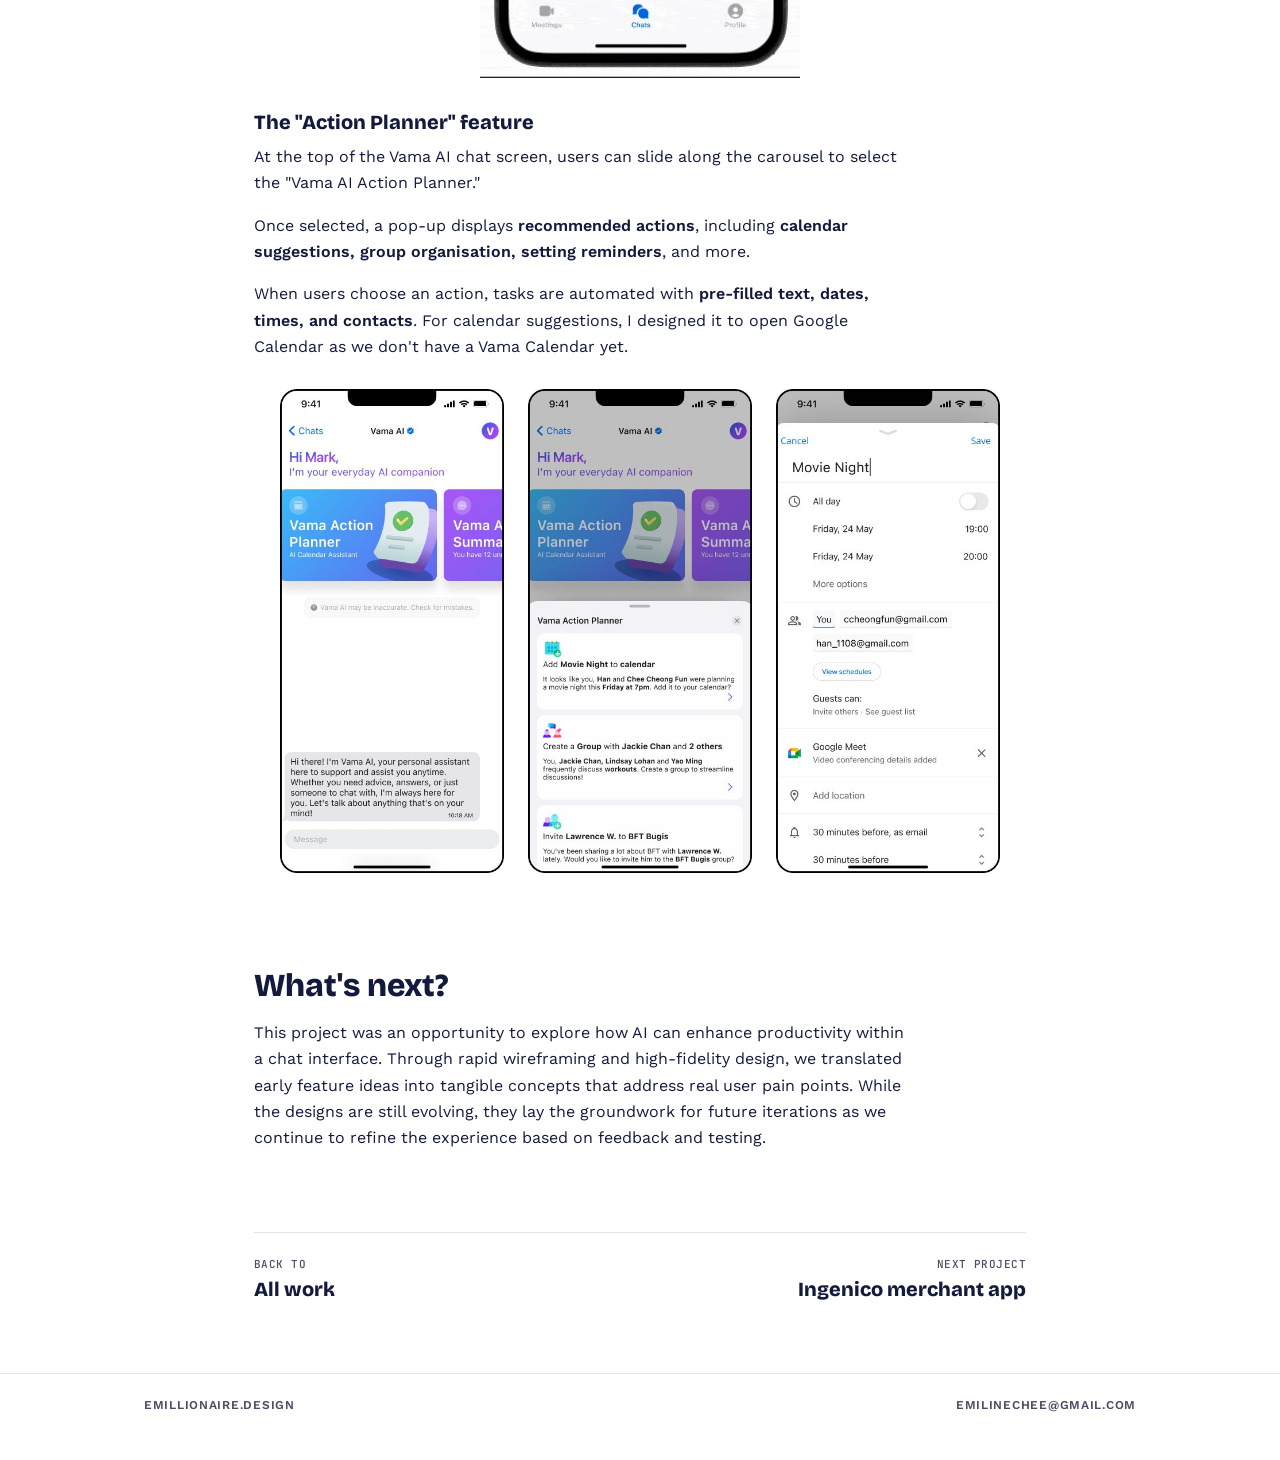
<file: case-studies/vama-ai.html>
<!DOCTYPE html>
<html lang="en">
<head>
<meta charset="UTF-8">
<meta name="viewport" content="width=device-width, initial-scale=1.0">
<title>Vama AI chat assistant — emiline</title>
<meta name="description" content="Conceptualising the AI features of Vama, to enhance efficiency in messaging.">
<link rel="icon" href="../favicon.svg" type="image/svg+xml">
<link rel="icon" href="../favicon-32.png" sizes="32x32" type="image/png">
<link rel="apple-touch-icon" href="../apple-touch-icon.png">
<meta property="og:type" content="website">
<meta property="og:site_name" content="emillionaire.design">
<meta property="og:title" content="Vama AI chat assistant — emiline">
<meta property="og:description" content="Conceptualising the AI features of Vama, to enhance efficiency in messaging.">
<meta property="og:url" content="https://emillionaire.design/case-studies/vama-ai.html">
<meta property="og:image" content="https://emillionaire.design/assets/img/share.jpg">
<meta property="og:image:width" content="1200">
<meta property="og:image:height" content="630">
<meta name="twitter:card" content="summary_large_image">
<link rel="preconnect" href="https://fonts.googleapis.com">
<link rel="preconnect" href="https://fonts.gstatic.com" crossorigin>
<link href="https://fonts.googleapis.com/css2?family=Bricolage+Grotesque:wght@600;700;800&family=Work+Sans:wght@400;500;600&family=JetBrains+Mono:wght@400;500&display=swap" rel="stylesheet">
<link rel="stylesheet" href="../assets/css/style.css">
<link rel="stylesheet" href="../assets/css/editorial.css">
</head>
<body class="ed">

<header class="ed-nav">
  <div class="ed-bar">
    <a class="wordmark" href="../index.html">emillionaire</a>
    <nav>
      <a href="../projects.html" aria-current="page">Projects</a>
      <a href="../contact.html">Contact</a>
    </nav>
  </div>
</header>

<main class="ed-wrap">
  <header class="ed-head">
    <div class="page-header cs-hero">
      <span class="yr">2024</span>
      <h1>Vama AI chat assistant</h1>
      <p>Conceptualising the AI features of Vama, to enhance efficiency in messaging.</p>
      <dl class="cs-meta">
        <div><dt>Role</dt><dd>Product Designer</dd></div>
        <div><dt>Date</dt><dd>May 2024</dd></div>
      </dl>
    </div>

    <div class="ed-hero">
      <img src="../assets/img/vama-ai.png" alt="Vama AI on four iPhones: the AI home with Summarizer and Action Planner, a conversation summary and suggested actions">
    </div>
  </header>

  <section class="cs-section">
    <h2>Introduction</h2>
    <p>This case study focuses on the design of Vama AI, an intelligent assistant integrated into our chat platform to enhance productivity and streamline communication. The goal was to explore how AI could help users manage information overload and stay organised within the chat interface. As this was an <strong>early-stage concept,</strong> we focused on wireframes and high-fidelity designs to quickly visualise and communicate the core ideas.</p>
  </section>

  <section class="cs-section">
    <span class="yr">Wireframing</span>
    <h2>Exploring ideas through wireframing</h2>
    <p>Two key challenges - <strong>managing unread messages</strong> and <strong>improving message organisation</strong>, were identified by the product manager and our technical stakeholders as areas where AI could add the most value. Based on these priorities, I designed two AI-powered features: Quick message summaries and Suggested actions. Below is a breakdown of each problem, the proposed solution, and my initial low-fidelity design concepts.</p>

    <div class="cs-issue">
      <h3>Quick message summaries</h3>
      <span class="yr issue">The problem</span>
      <p>Users often face message overload, making it hard to keep up with important updates and conversations.</p>
      <div class="cs-rec">
        <span class="yr rec">The opportunity</span>
        <p>By using AI to summarise unread messages, we can help users quickly catch up on key information, saving time and reducing cognitive load.</p>
      </div>
      <div class="cs-img"><img src="../assets/img/vama-ai/summarise-lofi.png" alt="Lofi wireframes of the unread message summariser: entry point, unread chat cards and a chat summary" loading="lazy"></div>
    </div>

    <div class="cs-issue">
      <h3>Suggest actionable tasks</h3>
      <span class="yr issue">The problem</span>
      <p>Cluttered and lengthy chat threads make it difficult for users to keep track of key information and actionable items.</p>
      <div class="cs-rec">
        <span class="yr rec">The opportunity</span>
        <p>By offering AI-powered "Suggested Actions", we can provide users with relevant tasks like categorising messages, setting reminders, or creating calendar events. This helps users stay organised and maintain a tidy conversation flow.</p>
      </div>
      <div class="cs-img"><img src="../assets/img/vama-ai/suggest-lofi.png" alt="Lofi wireframes of suggested actions: creating a group chat, a poll, a calendar reminder and a new group" loading="lazy"></div>
    </div>
  </section>

  <section class="cs-section">
    <span class="yr">Hi-fidelity</span>
    <h2>From concepts to hi-fidelity mockups</h2>
    <p>After several rounds of ideation, our stakeholders aligned on the initial wireframes, which gave us the green light to move into high-fidelity mockups. The designs below reflect early explorations of the two AI features discussed earlier. These are still in progress and subject to refinement as we continue to explore and validate ideas.</p>

    <h3>Accessing Vama AI</h3>
    <p>After some discussion, we decided on two ways to access Vama AI:</p>
    <p><strong>1. Vama AI Icon:</strong> Users can click on the icon at the top of the screen to directly access the main Vama AI interface. This provides a quick and easy way to explore all AI features and options.</p>
    <p><strong>2. Chat with Vama AI:</strong> Users can also initiate a chat with Vama AI. This allows them to quickly ask any question directly within the chat, providing instant assistance.</p>
    <div class="cs-img narrow"><img src="../assets/img/vama-ai/access.jpg" alt="Two ways in: the Vama AI icon on the Chats screen opens the AI home, and Vama AI also appears as a chat" loading="lazy"></div>

    <h3>The Summariser feature</h3>
    <p>When the user clicks on the Summariser feature, a pop-up slides up from the bottom displaying a <strong>preview of all unread chats</strong>. This preview includes the group/profile avatar and name, the number of unread messages, and a snippet of the last message sent in each chat.</p>
    <p>When the user clicks on any of these cards, the AI begins generating a summary of that chat. Once the summary is ready, the user can choose to mark the chat as read or go directly into the chat.</p>
    <div class="cs-img three">
      <img src="../assets/img/vama-ai/summariser-1.jpg" alt="Vama AI Summarizer pop-up previewing unread chats with avatars, unread counts and last messages" loading="lazy">
      <img src="../assets/img/vama-ai/summariser-2.jpg" alt="Vama AI home with the Summarizer card selected" loading="lazy">
      <img src="../assets/img/vama-ai/summariser-3.jpg" alt="Generated conversation summary for the BFT Bugis chat, with Mark as Read" loading="lazy">
    </div>

    <h3>Additional interactions following message summary</h3>
    <p>I added new prompts to appear after the Conversation Summary is generated. These include features like <em>Chat Highlights</em> and <em>Key Contributors</em>.</p>
    <p>Users can also <strong>continue chatting with Vama AI</strong> and ask questions if they wish.</p>
    <div class="cs-img three">
      <figure class="cs-shot">
        <img src="../assets/img/vama-ai/highlights.jpg" alt="Chat Highlights sheet listing key messages from each member" loading="lazy">
        <figcaption>Chat highlights</figcaption>
      </figure>
      <figure class="cs-shot">
        <img src="../assets/img/vama-ai/contributors.jpg" alt="Key Contributors sheet with a Send message link for each person" loading="lazy">
        <figcaption>Key contributors</figcaption>
      </figure>
      <figure class="cs-shot">
        <img src="../assets/img/vama-ai/ask.jpg" alt="Follow-up question to Vama AI about who signed up, with its answer" loading="lazy">
        <figcaption>Ask Vama AI</figcaption>
      </figure>
    </div>

    <h4 class="cs-subhead">Prototyping the Vama AI Summarizer</h4>
    <div class="cs-img xs"><img src="../assets/img/vama-ai/summariser-prototype.gif" alt="Animated prototype: opening Vama AI from Chats, summarising unread messages and viewing the summary" loading="lazy"></div>

    <h3>The "Action Planner" feature</h3>
    <p>At the top of the Vama AI chat screen, users can slide along the carousel to select the "Vama AI Action Planner."</p>
    <p>Once selected, a pop-up displays <strong>recommended actions</strong>, including <strong>calendar suggestions, group organisation, setting reminders</strong>, and more.</p>
    <p>When users choose an action, tasks are automated with <strong>pre-filled text, dates, times, and contacts</strong>. For calendar suggestions, I designed it to open Google Calendar as we don't have a Vama Calendar yet.</p>
    <div class="cs-img three">
      <img src="../assets/img/vama-ai/planner-1.jpg" alt="Vama AI home with the Action Planner card" loading="lazy">
      <img src="../assets/img/vama-ai/planner-2.jpg" alt="Action Planner pop-up with suggestions to add a calendar event, create a group and invite a contact" loading="lazy">
      <img src="../assets/img/vama-ai/planner-3.jpg" alt="Google Calendar event pre-filled from the suggestion: Movie Night, Friday 24 May, with guests" loading="lazy">
    </div>
  </section>

  <section class="cs-section">
    <h2>What's next?</h2>
    <p>This project was an opportunity to explore how AI can enhance productivity within a chat interface. Through rapid wireframing and high-fidelity design, we translated early feature ideas into tangible concepts that address real user pain points. While the designs are still evolving, they lay the groundwork for future iterations as we continue to refine the experience based on feedback and testing.</p>
  </section>

  <nav class="ed-next" aria-label="More work">
    <a href="../projects.html" data-back><span>Back to</span>All work</a>
    <a href="ingenico.html"><span>Next project</span>Ingenico merchant app</a>
  </nav>
</main>

<footer class="ed-foot">
  <div class="ed-bar"><a href="../index.html">emillionaire.design</a><a href="mailto:emilinechee@gmail.com">emilinechee@gmail.com</a></div>
</footer>

<script src="../assets/js/back.js" defer></script>
</body>
</html>
</file>
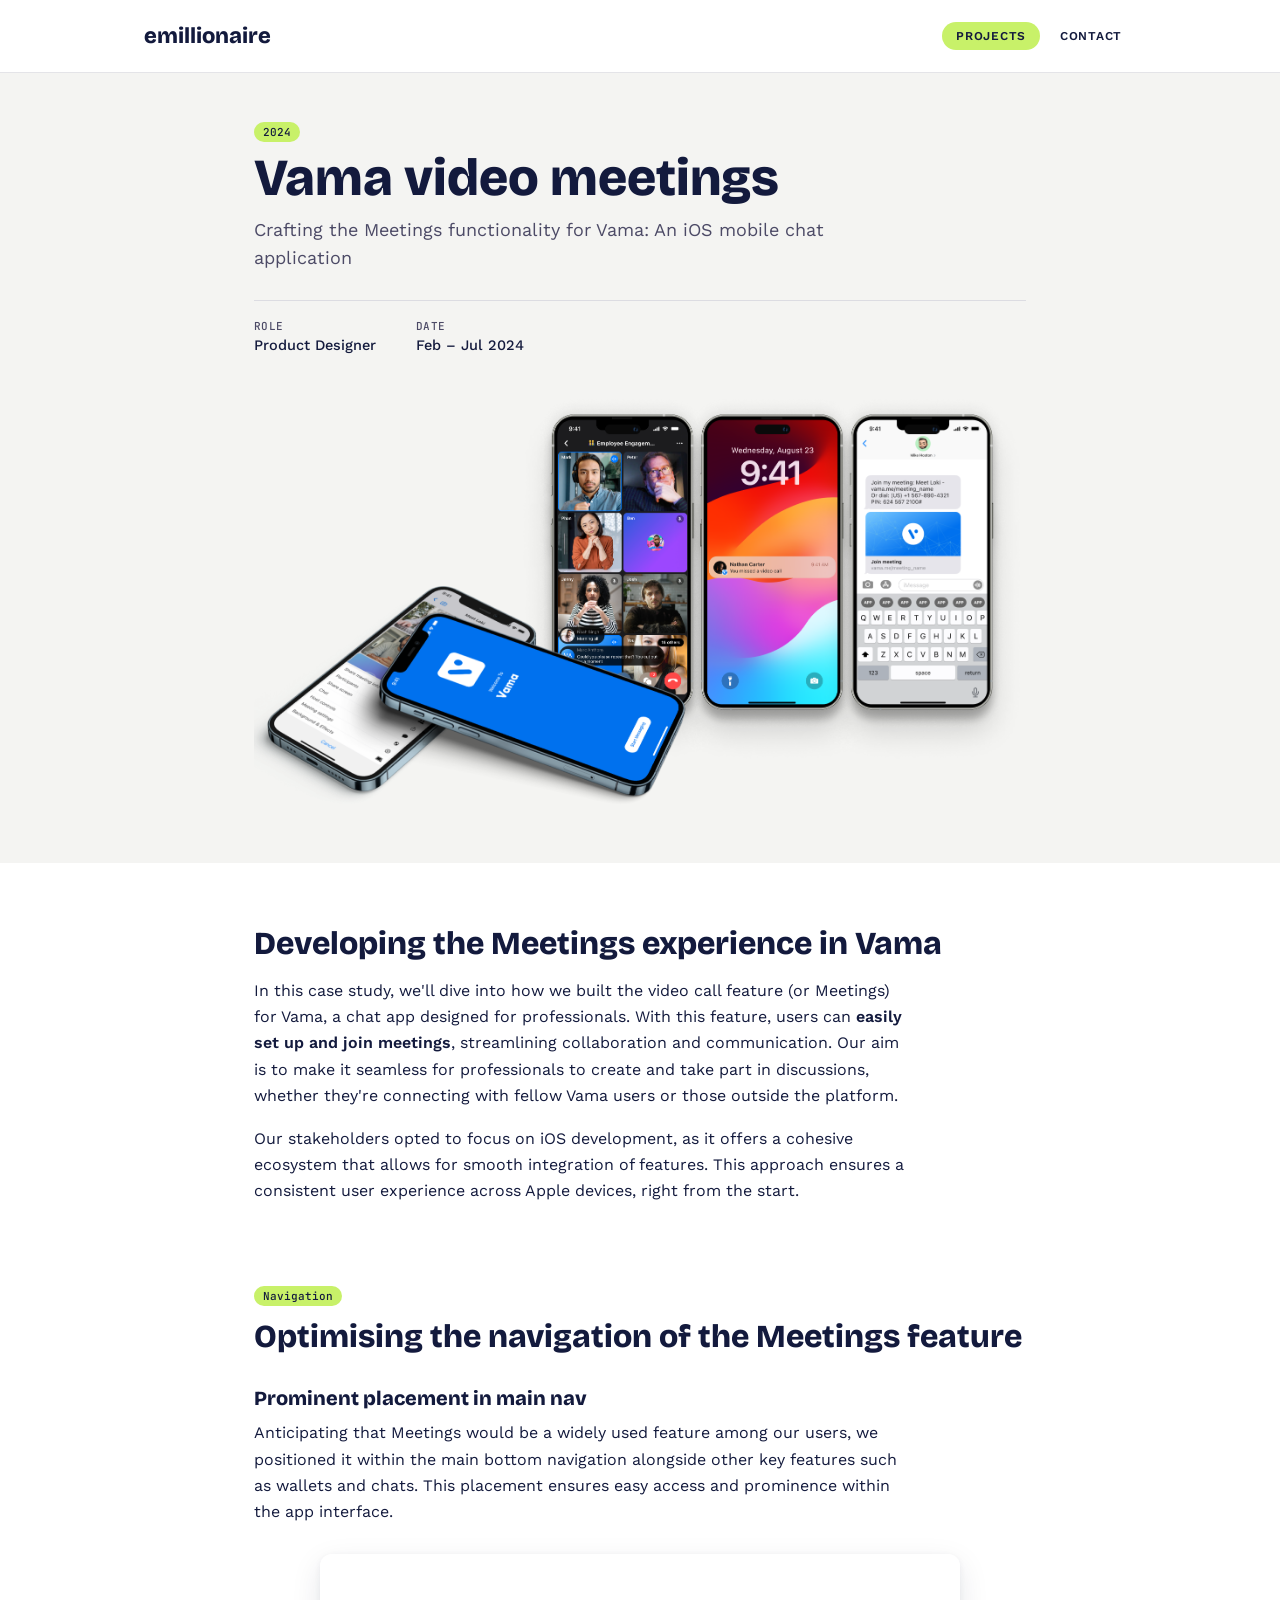
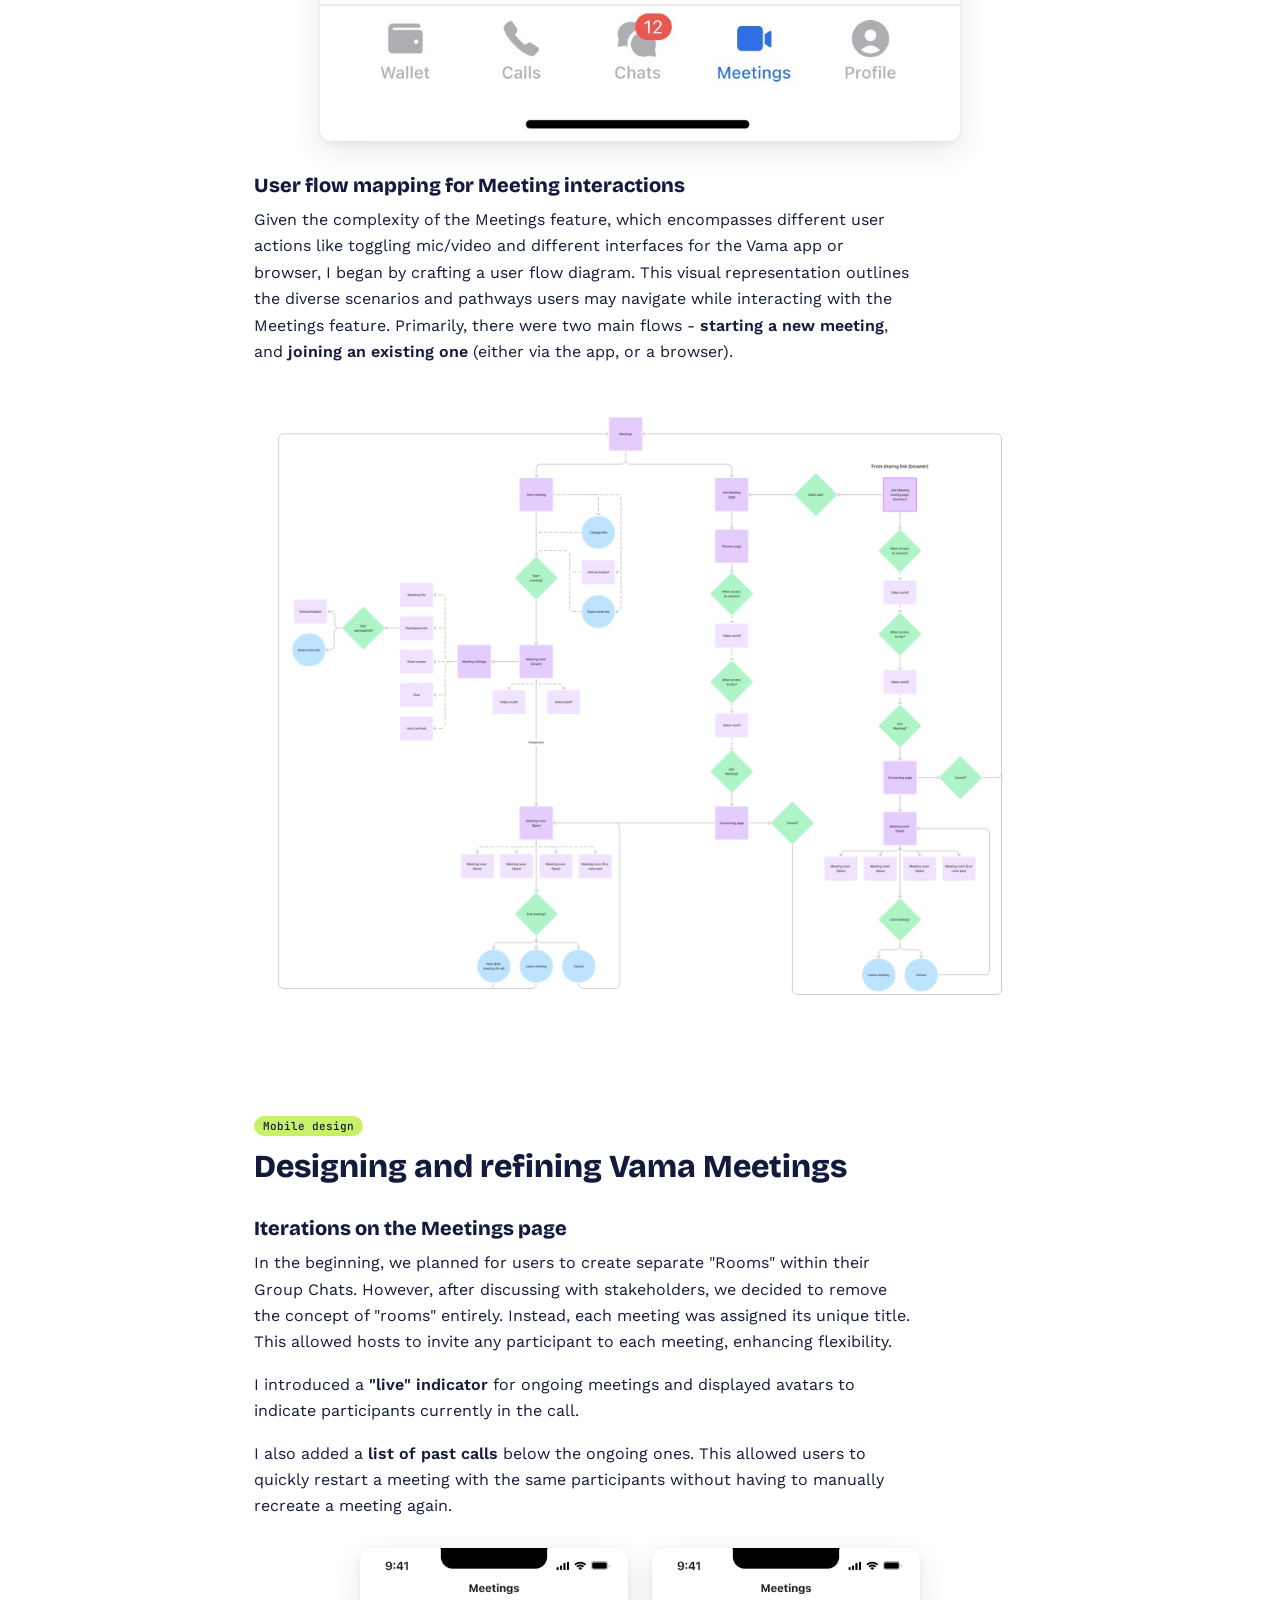
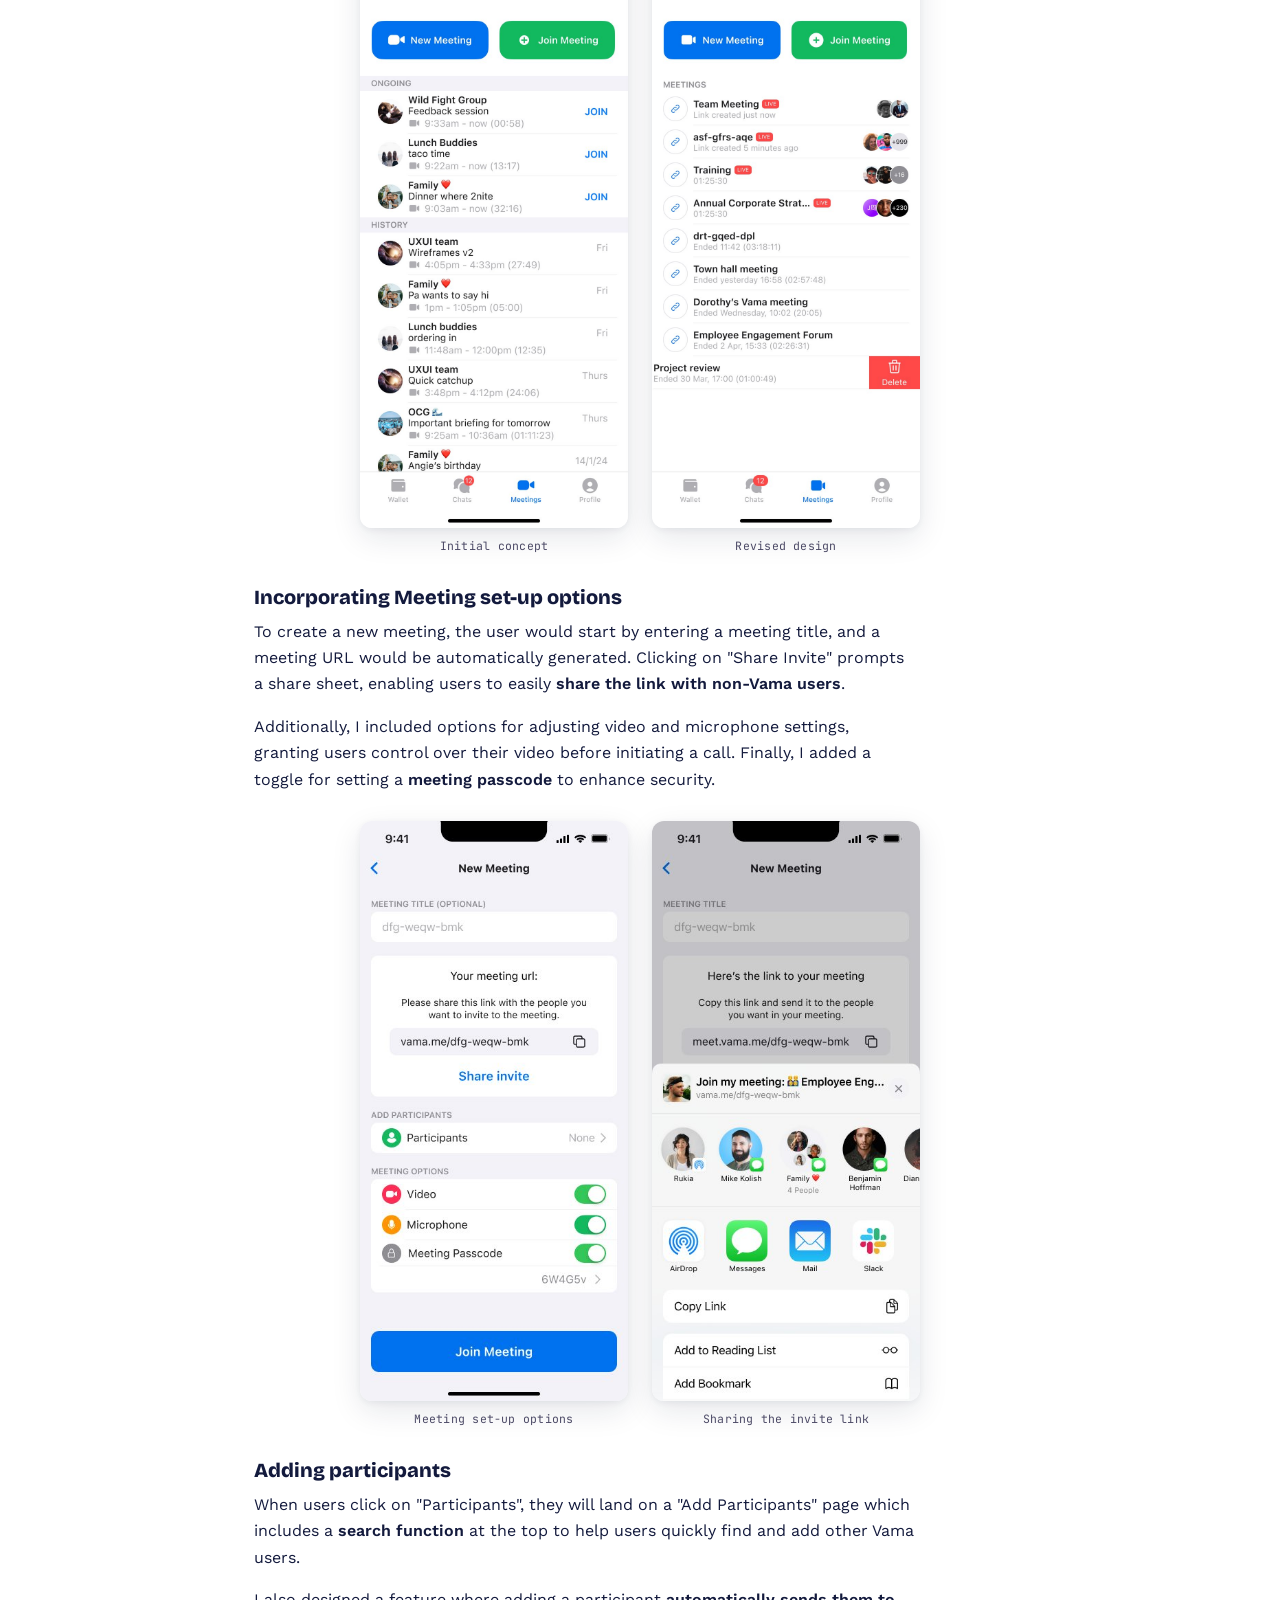
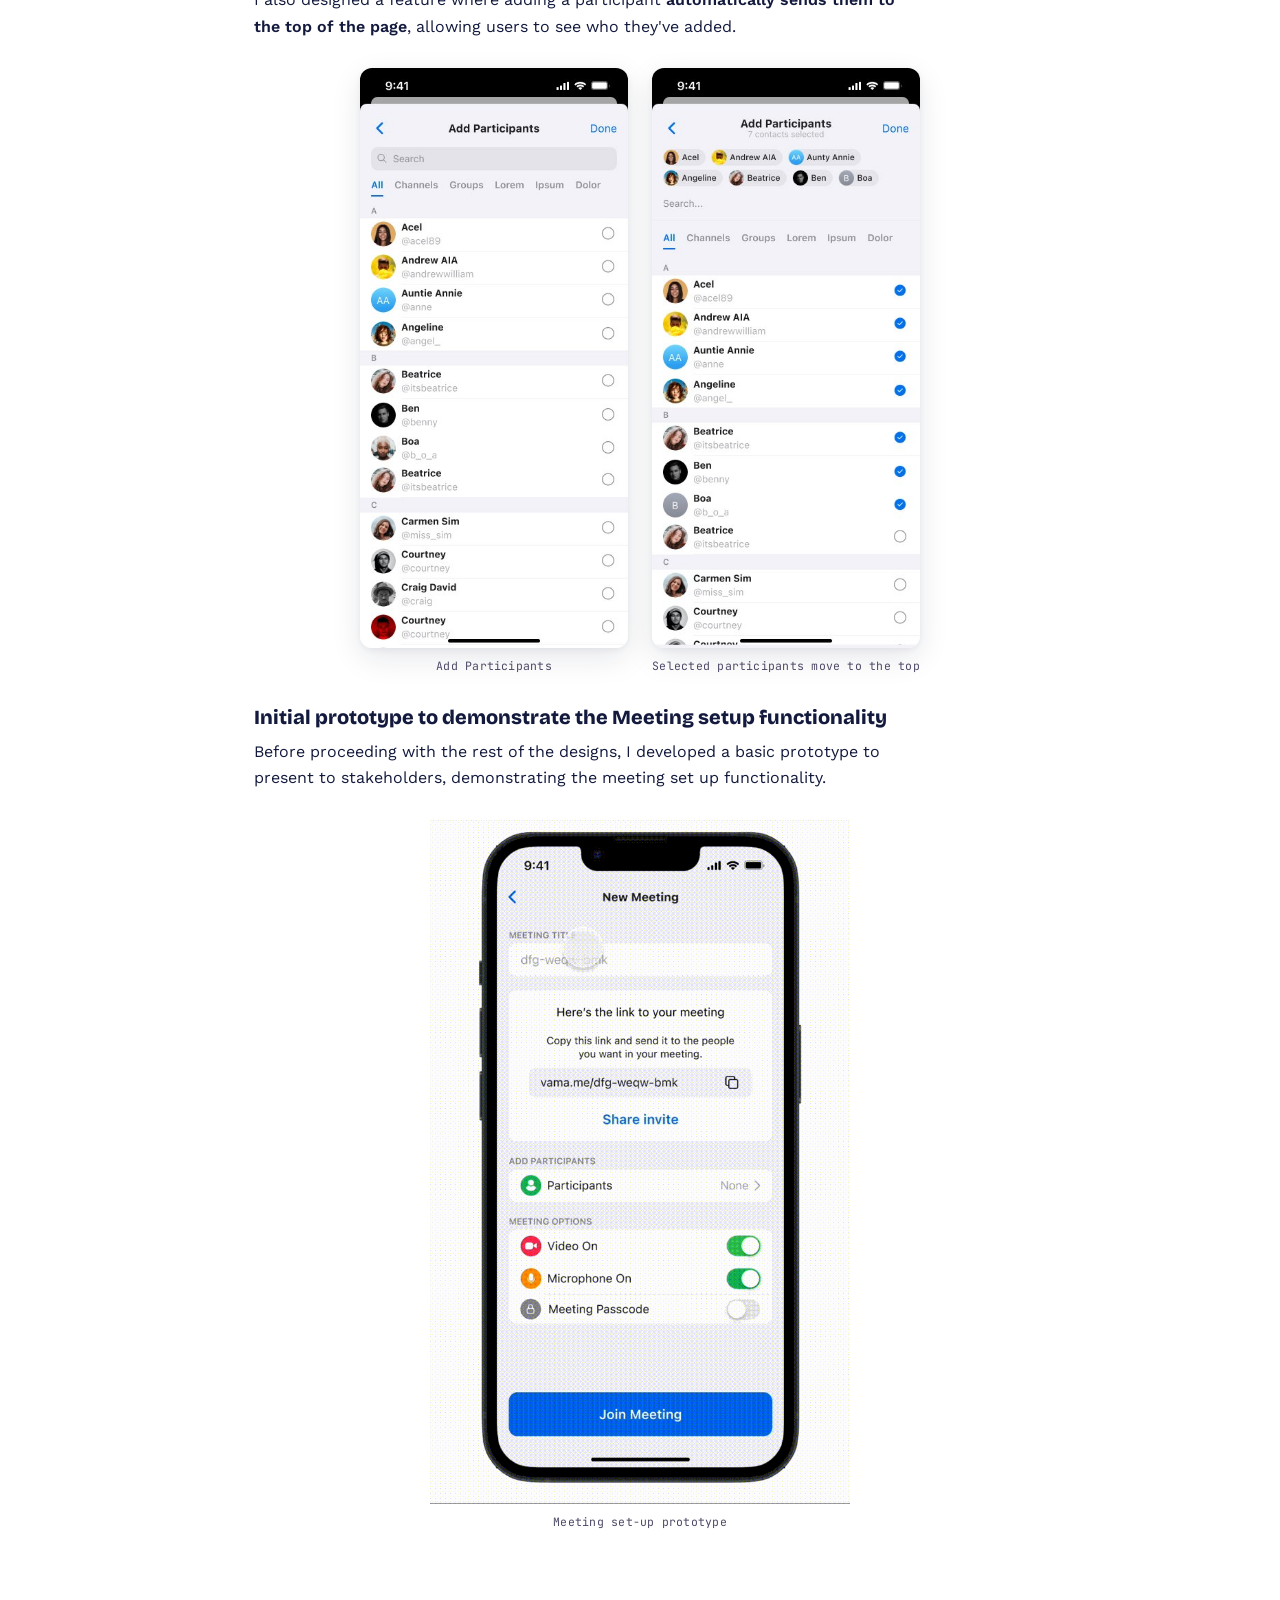
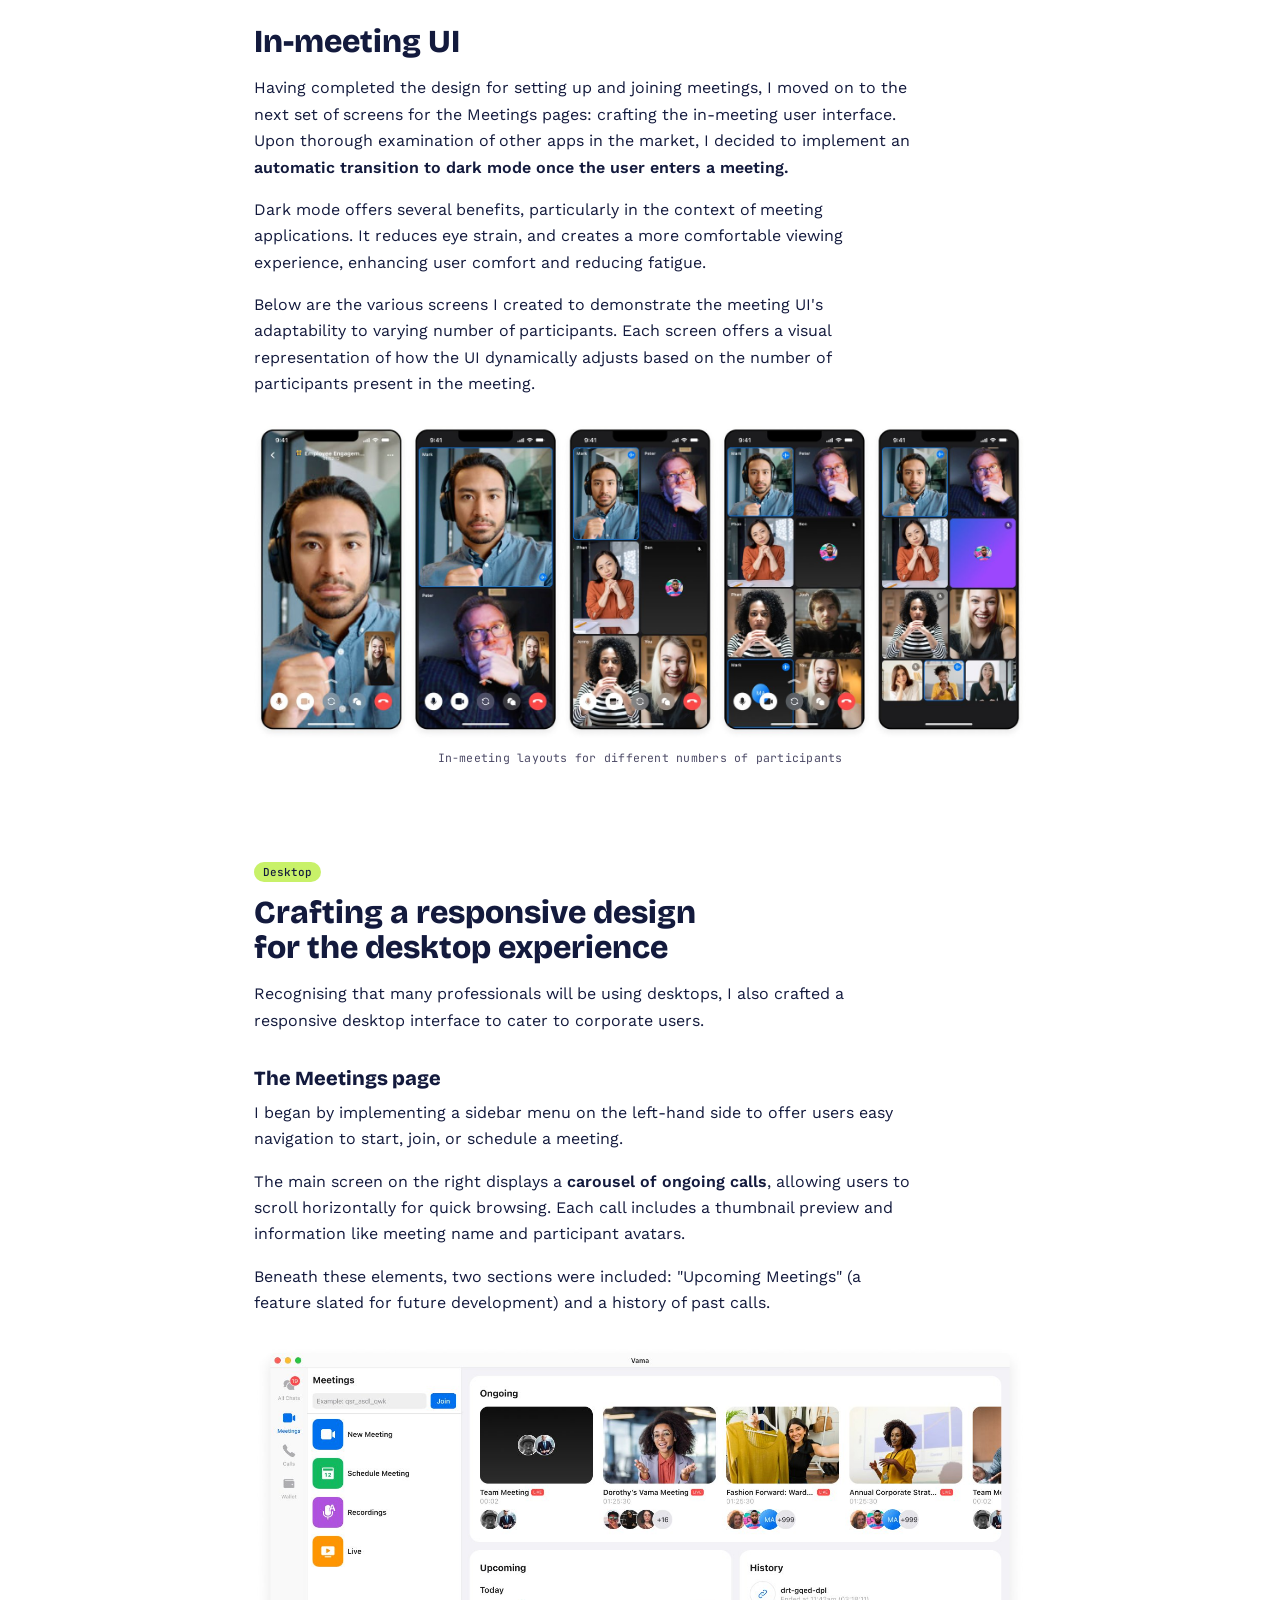
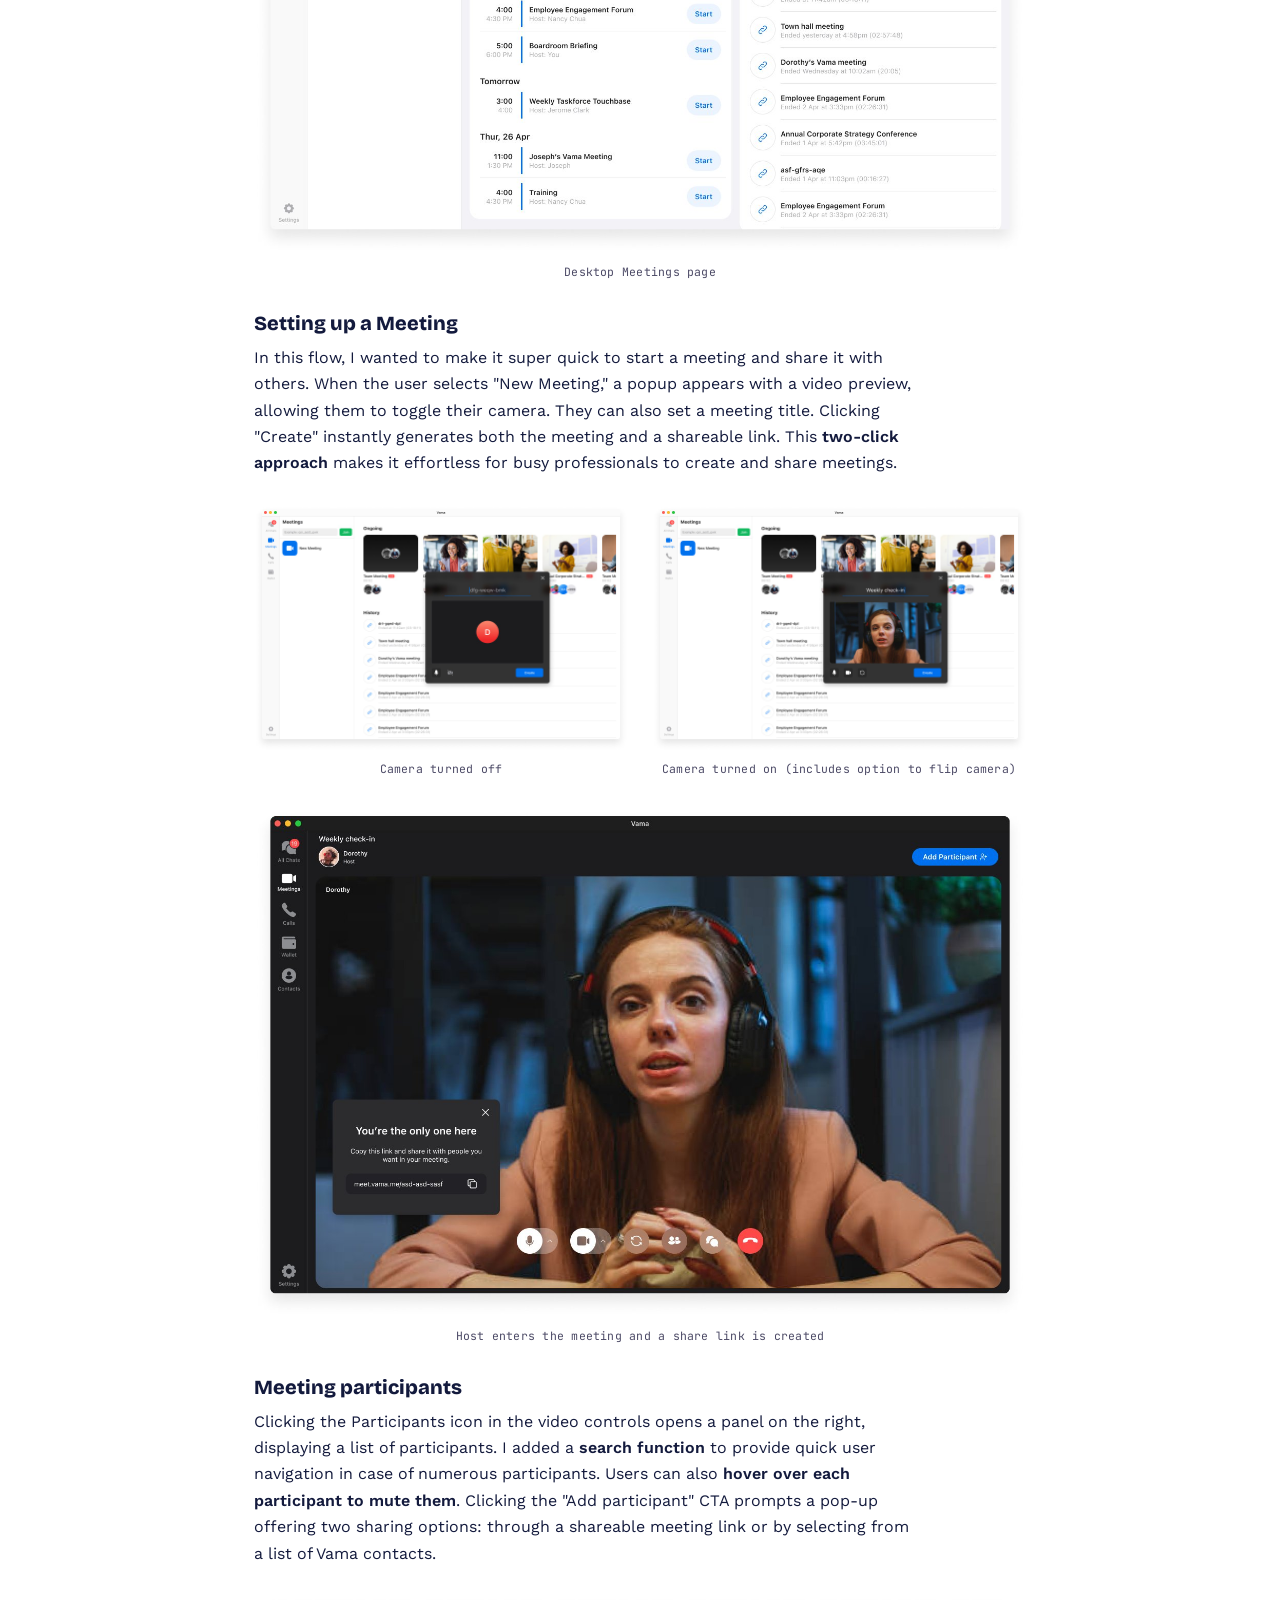
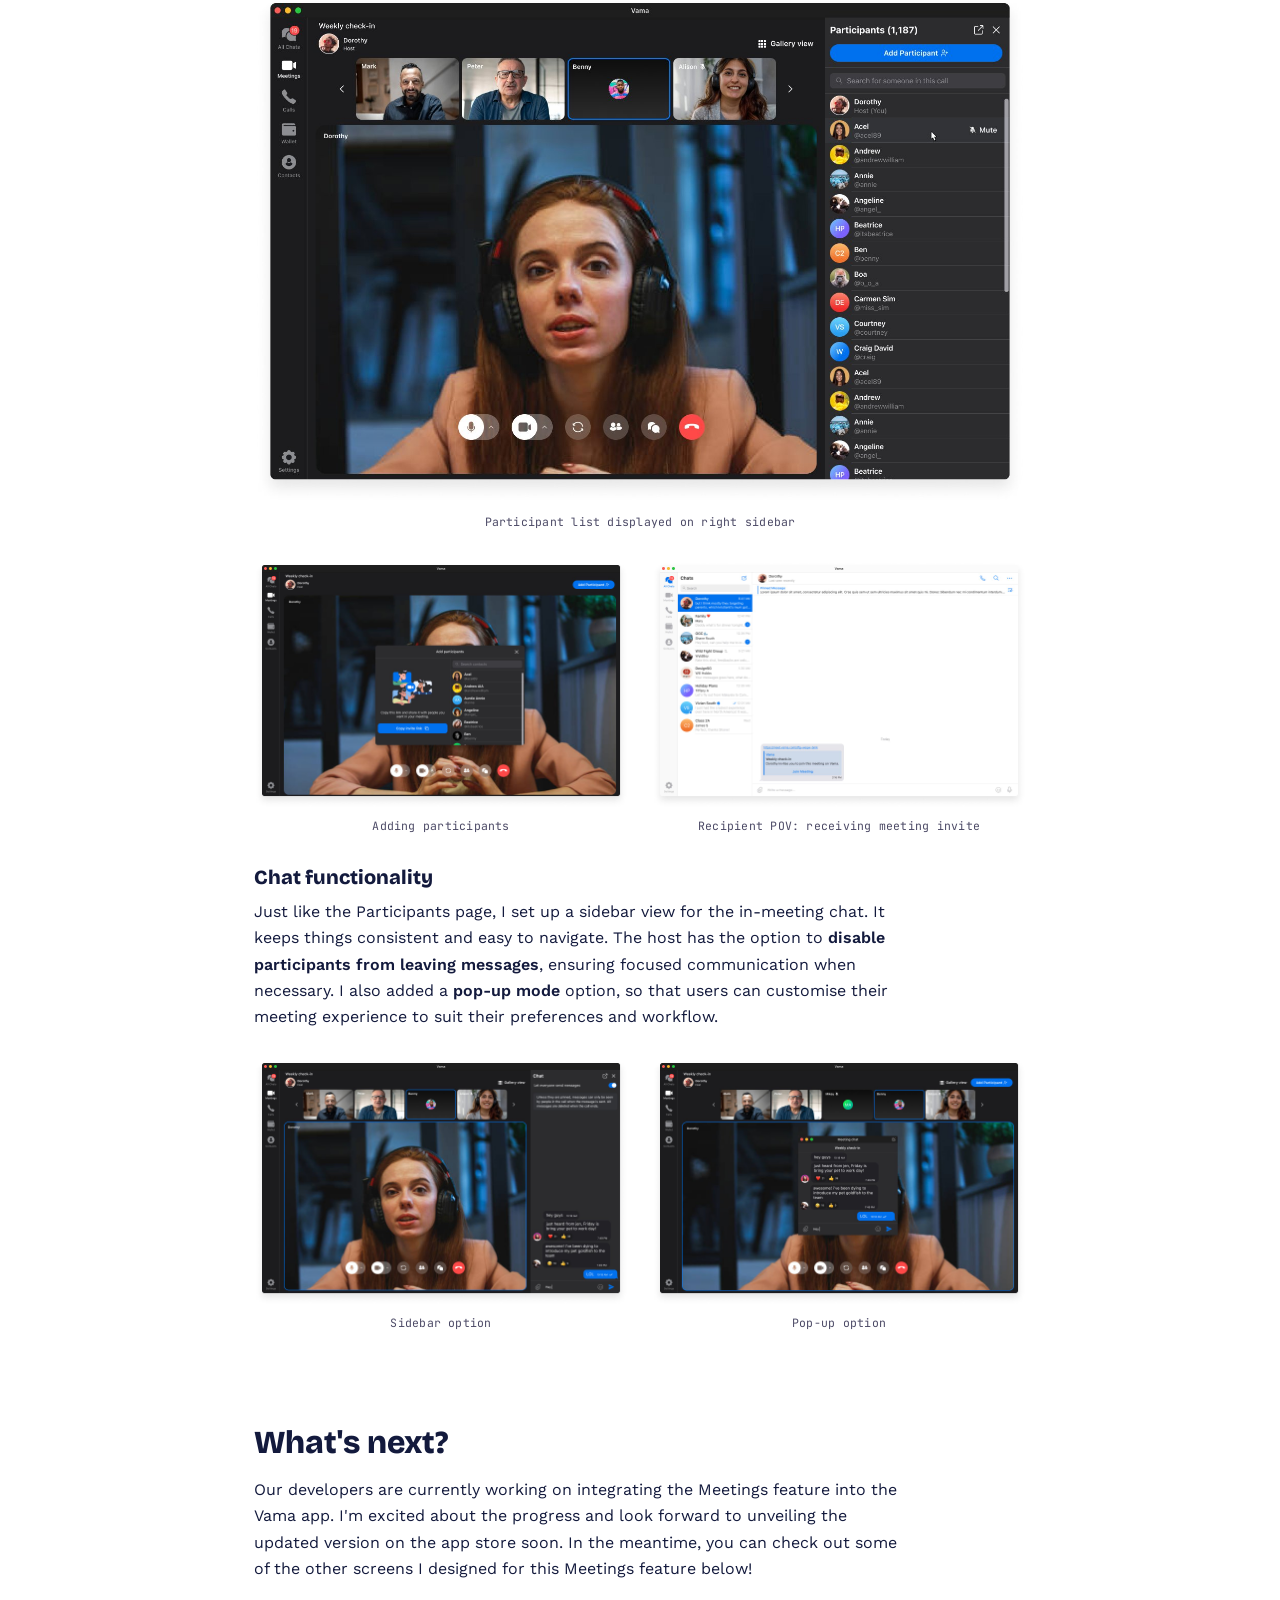
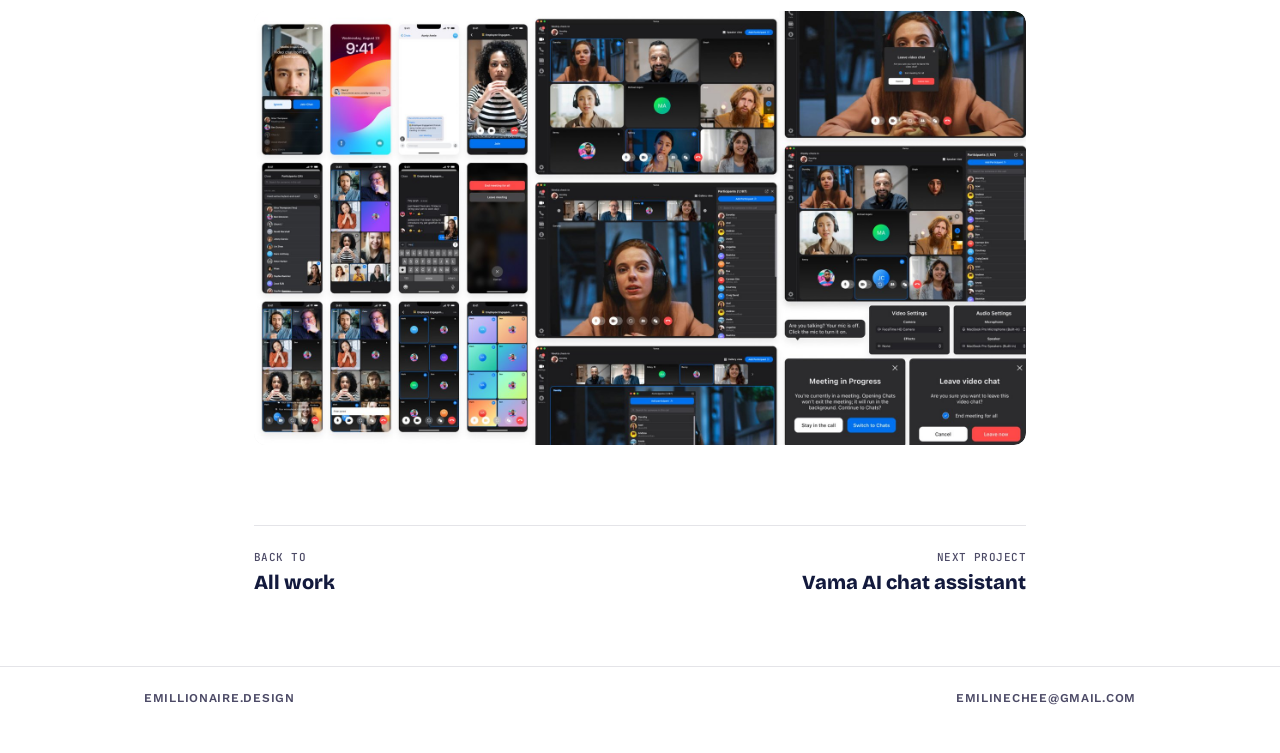
<file: case-studies/vama-meetings.html>
<!DOCTYPE html>
<html lang="en">
<head>
<meta charset="UTF-8">
<meta name="viewport" content="width=device-width, initial-scale=1.0">
<title>Vama video meetings — emiline</title>
<meta name="description" content="Crafting the Meetings functionality for Vama: An iOS mobile chat application">
<link rel="icon" href="../favicon.svg" type="image/svg+xml">
<link rel="icon" href="../favicon-32.png" sizes="32x32" type="image/png">
<link rel="apple-touch-icon" href="../apple-touch-icon.png">
<meta property="og:type" content="website">
<meta property="og:site_name" content="emillionaire.design">
<meta property="og:title" content="Vama video meetings — emiline">
<meta property="og:description" content="Crafting the Meetings functionality for Vama: An iOS mobile chat application">
<meta property="og:url" content="https://emillionaire.design/case-studies/vama-meetings.html">
<meta property="og:image" content="https://emillionaire.design/assets/img/share.jpg">
<meta property="og:image:width" content="1200">
<meta property="og:image:height" content="630">
<meta name="twitter:card" content="summary_large_image">
<link rel="preconnect" href="https://fonts.googleapis.com">
<link rel="preconnect" href="https://fonts.gstatic.com" crossorigin>
<link href="https://fonts.googleapis.com/css2?family=Bricolage+Grotesque:wght@600;700;800&family=Work+Sans:wght@400;500;600&family=JetBrains+Mono:wght@400;500&display=swap" rel="stylesheet">
<link rel="stylesheet" href="../assets/css/style.css">
<link rel="stylesheet" href="../assets/css/editorial.css">
</head>
<body class="ed">

<header class="ed-nav">
  <div class="ed-bar">
    <a class="wordmark" href="../index.html">emillionaire</a>
    <nav>
      <a href="../projects.html" aria-current="page">Projects</a>
      <a href="../contact.html">Contact</a>
    </nav>
  </div>
</header>

<main class="ed-wrap">
  <header class="ed-head">
    <div class="page-header cs-hero">
      <span class="yr">2024</span>
      <h1>Vama video meetings</h1>
      <p>Crafting the Meetings functionality for Vama: An iOS mobile chat application</p>
      <dl class="cs-meta">
        <div><dt>Role</dt><dd>Product Designer</dd></div>
        <div><dt>Date</dt><dd>Feb – Jul 2024</dd></div>
      </dl>
    </div>

    <div class="ed-hero">
      <img src="../assets/img/vama-meetings.png" alt="Vama Meetings on iPhones: a video call grid, the lock screen and the Meetings tab">
    </div>
  </header>

  <section class="cs-section">
    <h2>Developing the Meetings experience in Vama</h2>
    <p>In this case study, we'll dive into how we built the video call feature (or Meetings) for Vama, a chat app designed for professionals. With this feature, users can <strong>easily set up and join meetings</strong>, streamlining collaboration and communication. Our aim is to make it seamless for professionals to create and take part in discussions, whether they're connecting with fellow Vama users or those outside the platform.</p>
    <p>Our stakeholders opted to focus on iOS development, as it offers a cohesive ecosystem that allows for smooth integration of features. This approach ensures a consistent user experience across Apple devices, right from the start.</p>
  </section>

  <section class="cs-section">
    <span class="yr">Navigation</span>
    <h2>Optimising the navigation of the Meetings feature</h2>
    <h3>Prominent placement in main nav</h3>
    <p>Anticipating that Meetings would be a widely used feature among our users, we positioned it within the main bottom navigation alongside other key features such as wallets and chats. This placement ensures easy access and prominence within the app interface.</p>
    <div class="cs-img mid"><img class="soft" src="../assets/img/vama-meetings/nav.jpg" alt="Bottom navigation bar with Wallet, Calls, Chats, Meetings (selected) and Profile" loading="lazy"></div>

    <h3>User flow mapping for Meeting interactions</h3>
    <p>Given the complexity of the Meetings feature, which encompasses different user actions like toggling mic/video and different interfaces for the Vama app or browser, I began by crafting a user flow diagram. This visual representation outlines the diverse scenarios and pathways users may navigate while interacting with the Meetings feature. Primarily, there were two main flows - <strong>starting a new meeting</strong>, and <strong>joining an existing one</strong> (either via the app, or a browser).</p>
    <div class="cs-img"><img src="../assets/img/vama-meetings/userflow.png" alt="User flow diagram for starting a new meeting and joining an existing one from the app or a browser" loading="lazy"></div>
  </section>

  <section class="cs-section">
    <span class="yr">Mobile design</span>
    <h2>Designing and refining Vama Meetings</h2>
    <h3>Iterations on the Meetings page</h3>
    <p>In the beginning, we planned for users to create separate "Rooms" within their Group Chats. However, after discussing with stakeholders, we decided to remove the concept of "rooms" entirely. Instead, each meeting was assigned its unique title. This allowed hosts to invite any participant to each meeting, enhancing flexibility.</p>
    <p>I introduced a <strong>"live" indicator</strong> for ongoing meetings and displayed avatars to indicate participants currently in the call.</p>
    <p>I also added a <strong>list of past calls</strong> below the ongoing ones. This allowed users to quickly restart a meeting with the same participants without having to manually recreate a meeting again.</p>
    <div class="cs-img two mid">
      <figure class="cs-shot">
        <img class="soft" src="../assets/img/vama-meetings/meetings-initial.jpg" alt="Initial Meetings page with ongoing group chat rooms and a history list" loading="lazy">
        <figcaption>Initial concept</figcaption>
      </figure>
      <figure class="cs-shot">
        <img class="soft" src="../assets/img/vama-meetings/meetings-revised.jpg" alt="Revised Meetings page with titled meetings, live indicators and participant avatars" loading="lazy">
        <figcaption>Revised design</figcaption>
      </figure>
    </div>

    <h3>Incorporating Meeting set-up options</h3>
    <p>To create a new meeting, the user would start by entering a meeting title, and a meeting URL would be automatically generated. Clicking on "Share Invite" prompts a share sheet, enabling users to easily <strong>share the link with non-Vama users</strong>.</p>
    <p>Additionally, I included options for adjusting video and microphone settings, granting users control over their video before initiating a call. Finally, I added a toggle for setting a <strong>meeting passcode</strong> to enhance security.</p>
    <div class="cs-img two mid">
      <figure class="cs-shot">
        <img class="soft" src="../assets/img/vama-meetings/setup-passcode.jpg" alt="New Meeting screen with title, meeting URL, participants, and video, microphone and passcode toggles" loading="lazy">
        <figcaption>Meeting set-up options</figcaption>
      </figure>
      <figure class="cs-shot">
        <img class="soft" src="../assets/img/vama-meetings/setup-share.jpg" alt="iOS share sheet opened from Share Invite, with the meeting link ready to send" loading="lazy">
        <figcaption>Sharing the invite link</figcaption>
      </figure>
    </div>

    <h3>Adding participants</h3>
    <p>When users click on "Participants", they will land on a "Add Participants" page which includes a <strong>search function</strong> at the top to help users quickly find and add other Vama users.</p>
    <p>I also designed a feature where adding a participant <strong>automatically sends them to the top of the page</strong>, allowing users to see who they've added.</p>
    <div class="cs-img two mid">
      <figure class="cs-shot">
        <img class="soft" src="../assets/img/vama-meetings/participants-tab.jpg" alt="Add Participants page with search and tabs for All, Channels and Groups" loading="lazy">
        <figcaption>Add Participants</figcaption>
      </figure>
      <figure class="cs-shot">
        <img class="soft" src="../assets/img/vama-meetings/participants-selected.jpg" alt="Selected participants shown as chips at the top of the Add Participants page" loading="lazy">
        <figcaption>Selected participants move to the top</figcaption>
      </figure>
    </div>

    <h3>Initial prototype to demonstrate the Meeting setup functionality</h3>
    <p>Before proceeding with the rest of the designs, I developed a basic prototype to present to stakeholders, demonstrating the meeting set up functionality.</p>
    <div class="cs-img sm">
      <figure class="cs-shot">
        <img src="../assets/img/vama-meetings/setup-prototype.gif" alt="Animated prototype: creating a new meeting, adding participants and joining" loading="lazy">
        <figcaption>Meeting set-up prototype</figcaption>
      </figure>
    </div>
  </section>

  <section class="cs-section">
    <h2>In-meeting UI</h2>
    <p>Having completed the design for setting up and joining meetings, I moved on to the next set of screens for the Meetings pages: crafting the in-meeting user interface. Upon thorough examination of other apps in the market, I decided to implement an <strong>automatic transition to dark mode once the user enters a meeting.</strong></p>
    <p>Dark mode offers several benefits, particularly in the context of meeting applications. It reduces eye strain, and creates a more comfortable viewing experience, enhancing user comfort and reducing fatigue.</p>
    <p>Below are the various screens I created to demonstrate the meeting UI's adaptability to varying number of participants. Each screen offers a visual representation of how the UI dynamically adjusts based on the number of participants present in the meeting.</p>
    <figure class="cs-shot cs-img">
      <img src="../assets/img/vama-meetings/in-meeting-mobile.jpg" alt="Five in-meeting screens in dark mode, from a one-to-one call to a grid of many participants" loading="lazy">
      <figcaption>In-meeting layouts for different numbers of participants</figcaption>
    </figure>
  </section>

  <section class="cs-section">
    <span class="yr">Desktop</span>
    <h2>Crafting a responsive design for the desktop experience</h2>
    <p>Recognising that many professionals will be using desktops, I also crafted a responsive desktop interface to cater to corporate users.</p>

    <h3>The Meetings page</h3>
    <p>I began by implementing a sidebar menu on the left-hand side to offer users easy navigation to start, join, or schedule a meeting.</p>
    <p>The main screen on the right displays a <strong>carousel of ongoing calls</strong>, allowing users to scroll horizontally for quick browsing. Each call includes a thumbnail preview and information like meeting name and participant avatars.</p>
    <p>Beneath these elements, two sections were included: "Upcoming Meetings" (a feature slated for future development) and a history of past calls.</p>
    <figure class="cs-shot cs-img">
      <img src="../assets/img/vama-meetings/desktop-meetings.jpg" alt="Desktop Meetings page: sidebar actions, a carousel of ongoing calls, upcoming meetings and call history" loading="lazy">
      <figcaption>Desktop Meetings page</figcaption>
    </figure>

    <h3>Setting up a Meeting</h3>
    <p>In this flow, I wanted to make it super quick to start a meeting and share it with others. When the user selects "New Meeting," a popup appears with a video preview, allowing them to toggle their camera. They can also set a meeting title. Clicking "Create" instantly generates both the meeting and a shareable link. This <strong>two-click approach</strong> makes it effortless for busy professionals to create and share meetings.</p>
    <div class="cs-img two">
      <figure class="cs-shot">
        <img src="../assets/img/vama-meetings/desktop-new-meeting.jpg" alt="New Meeting popup with the camera turned off" loading="lazy">
        <figcaption>Camera turned off</figcaption>
      </figure>
      <figure class="cs-shot">
        <img src="../assets/img/vama-meetings/desktop-preview-camera.jpg" alt="New Meeting popup with a live camera preview" loading="lazy">
        <figcaption>Camera turned on (includes option to flip camera)</figcaption>
      </figure>
    </div>
    <figure class="cs-shot cs-img">
      <img src="../assets/img/vama-meetings/desktop-in-meeting.jpg" alt="Host alone in a new meeting, with a prompt to copy the share link" loading="lazy">
      <figcaption>Host enters the meeting and a share link is created</figcaption>
    </figure>

    <h3>Meeting participants</h3>
    <p>Clicking the Participants icon in the video controls opens a panel on the right, displaying a list of participants. I added a <strong>search function</strong> to provide quick user navigation in case of numerous participants. Users can also <strong>hover over each participant to mute them</strong>. Clicking the "Add participant" CTA prompts a pop-up offering two sharing options: through a shareable meeting link or by selecting from a list of Vama contacts.</p>
    <figure class="cs-shot cs-img">
      <img src="../assets/img/vama-meetings/desktop-participants.jpg" alt="In-meeting view with the participant list open in a right sidebar" loading="lazy">
      <figcaption>Participant list displayed on right sidebar</figcaption>
    </figure>
    <div class="cs-img two">
      <figure class="cs-shot">
        <img src="../assets/img/vama-meetings/desktop-add-participant.jpg" alt="Add participants popup with a share link and a list of Vama contacts" loading="lazy">
        <figcaption>Adding participants</figcaption>
      </figure>
      <figure class="cs-shot">
        <img src="../assets/img/vama-meetings/desktop-invite-dm.jpg" alt="Chat view showing a meeting invite received as a direct message" loading="lazy">
        <figcaption>Recipient POV: receiving meeting invite</figcaption>
      </figure>
    </div>

    <h3>Chat functionality</h3>
    <p>Just like the Participants page, I set up a sidebar view for the in-meeting chat. It keeps things consistent and easy to navigate. The host has the option to <strong>disable participants from leaving messages</strong>, ensuring focused communication when necessary. I also added a <strong>pop-up mode</strong> option, so that users can customise their meeting experience to suit their preferences and workflow.</p>
    <div class="cs-img two">
      <figure class="cs-shot">
        <img src="../assets/img/vama-meetings/desktop-chat.jpg" alt="In-meeting chat open in the right sidebar" loading="lazy">
        <figcaption>Sidebar option</figcaption>
      </figure>
      <figure class="cs-shot">
        <img src="../assets/img/vama-meetings/desktop-chat-popup.jpg" alt="In-meeting chat as a floating pop-up window" loading="lazy">
        <figcaption>Pop-up option</figcaption>
      </figure>
    </div>
  </section>

  <section class="cs-section">
    <h2>What's next?</h2>
    <p>Our developers are currently working on integrating the Meetings feature into the Vama app. I'm excited about the progress and look forward to unveiling the updated version on the app store soon. In the meantime, you can check out some of the other screens I designed for this Meetings feature below!</p>
    <div class="cs-thumb full"><img src="../assets/img/vama-meetings/more-screens.jpg" alt="Spread of further Meetings screens for mobile and desktop" loading="lazy"></div>
  </section>

  <nav class="ed-next" aria-label="More work">
    <a href="../projects.html" data-back><span>Back to</span>All work</a>
    <a href="vama-ai.html"><span>Next project</span>Vama AI chat assistant</a>
  </nav>
</main>

<footer class="ed-foot">
  <div class="ed-bar"><a href="../index.html">emillionaire.design</a><a href="mailto:emilinechee@gmail.com">emilinechee@gmail.com</a></div>
</footer>

<script src="../assets/js/back.js" defer></script>
</body>
</html>
</file>
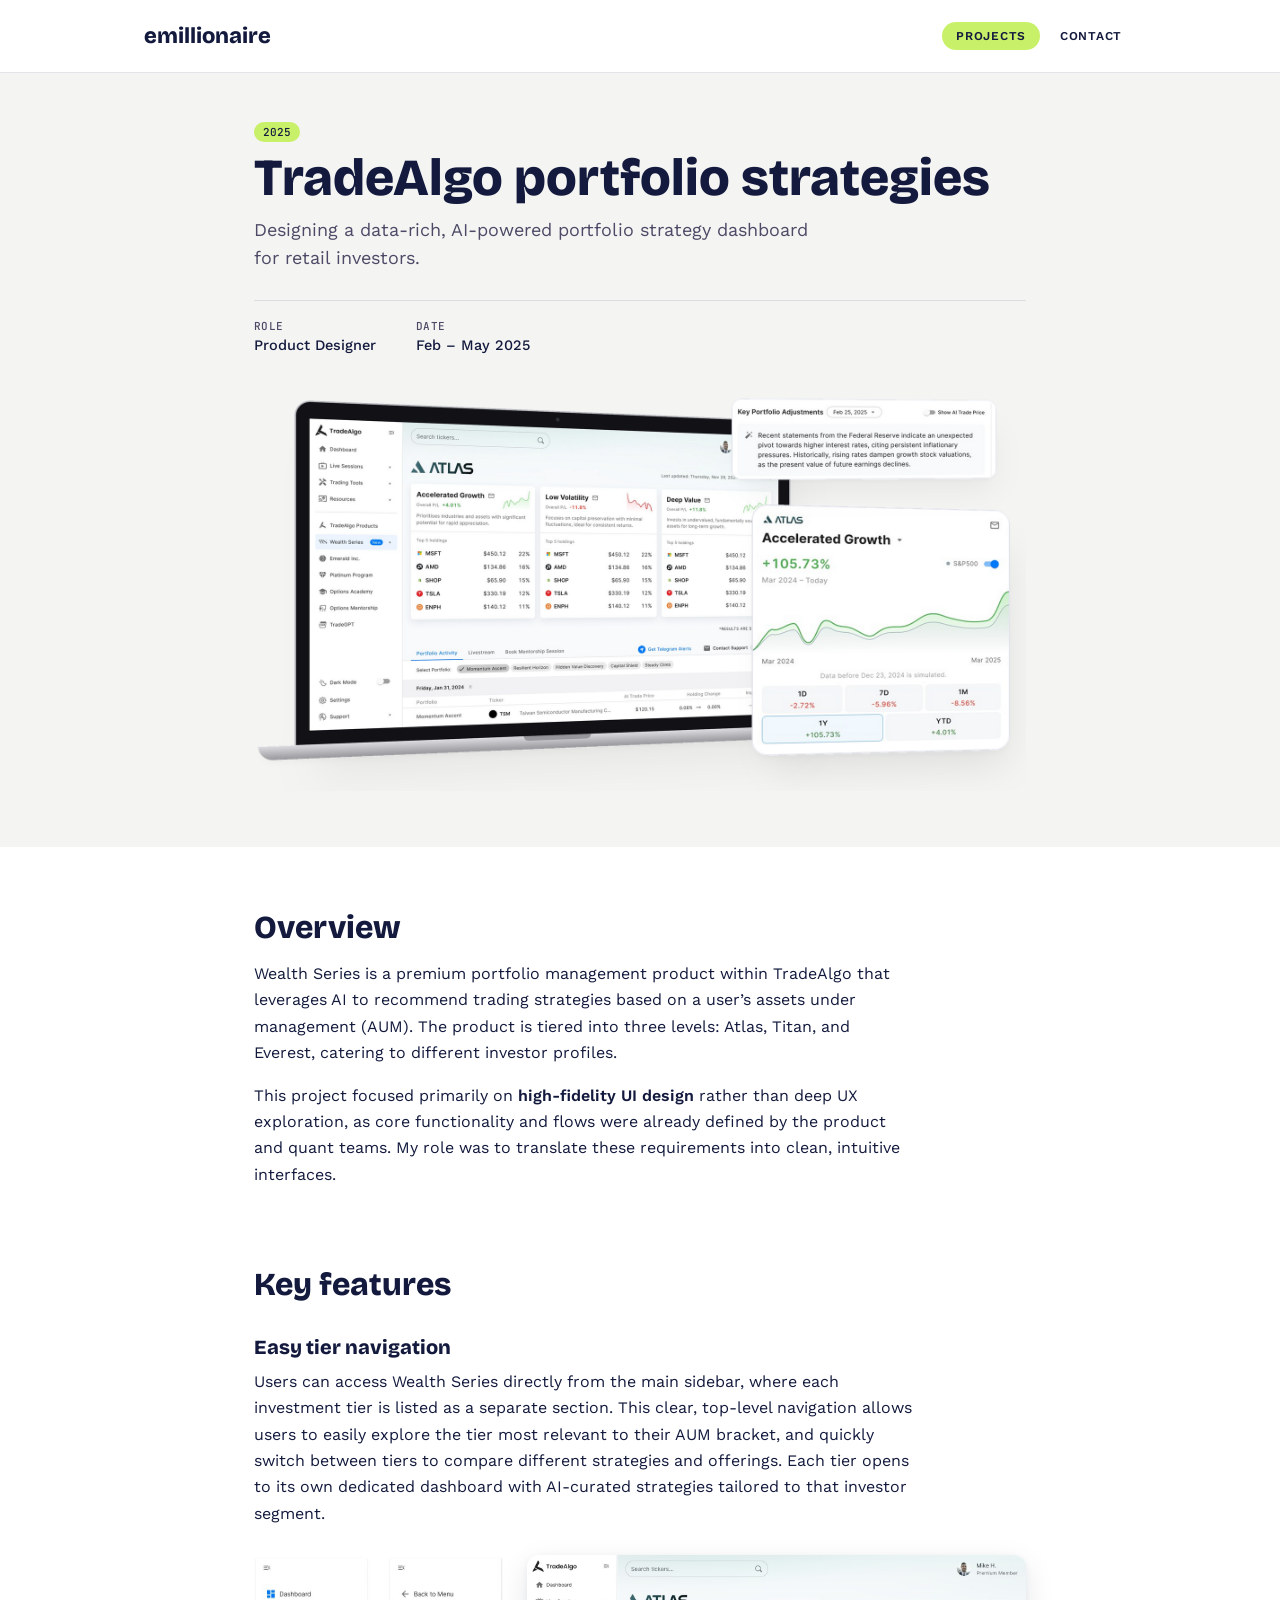
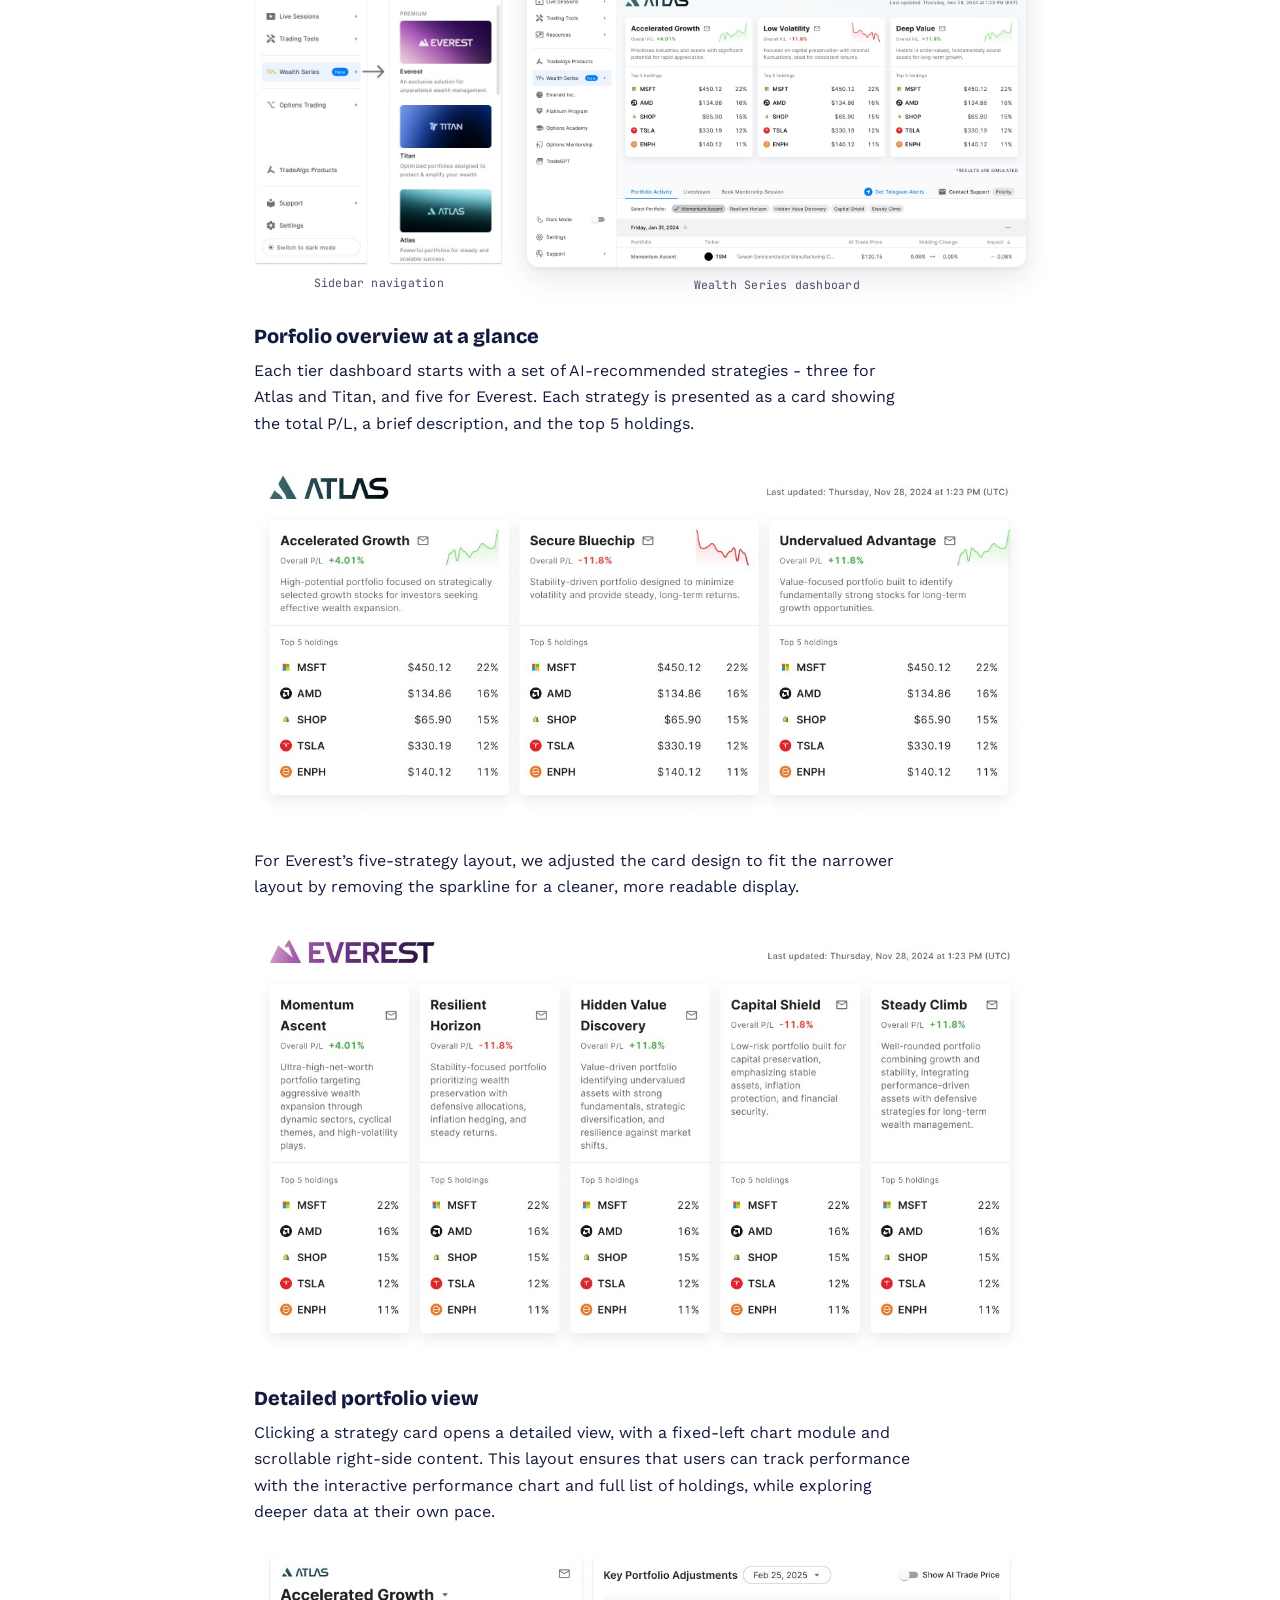
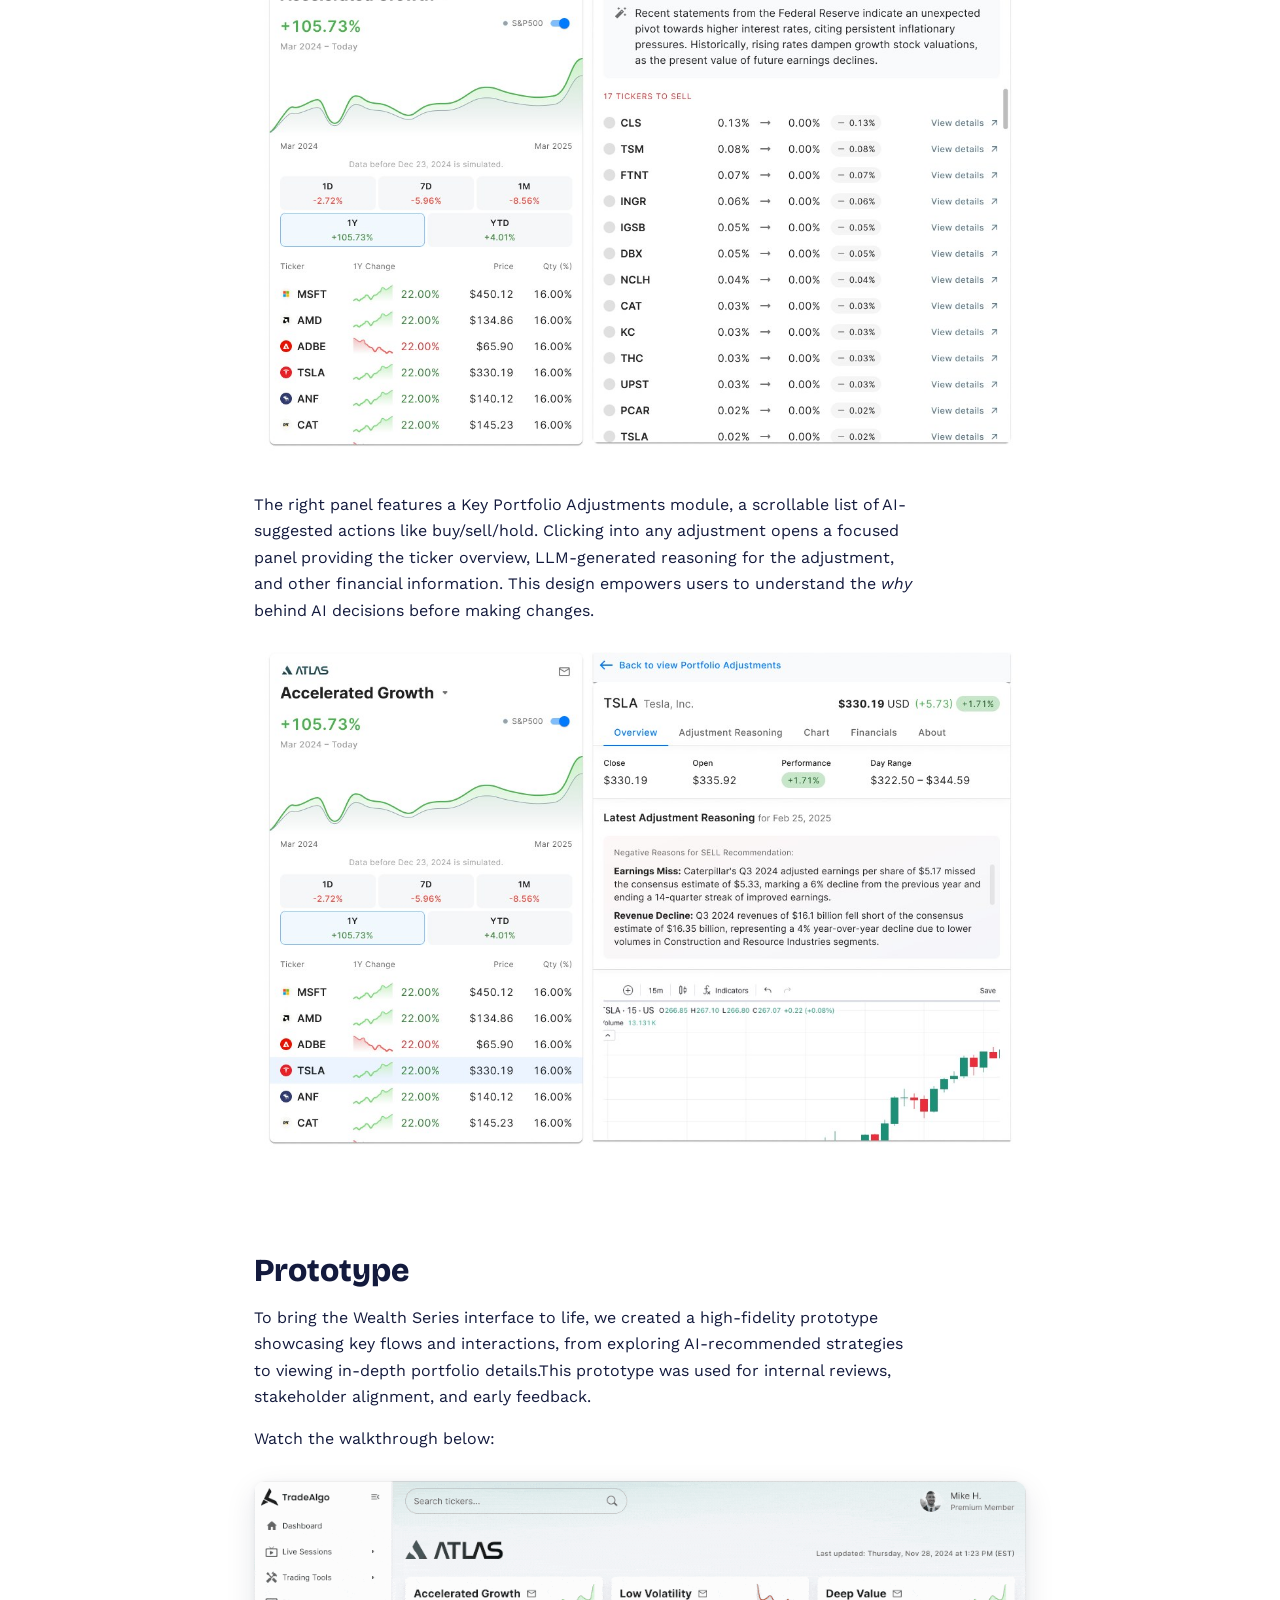
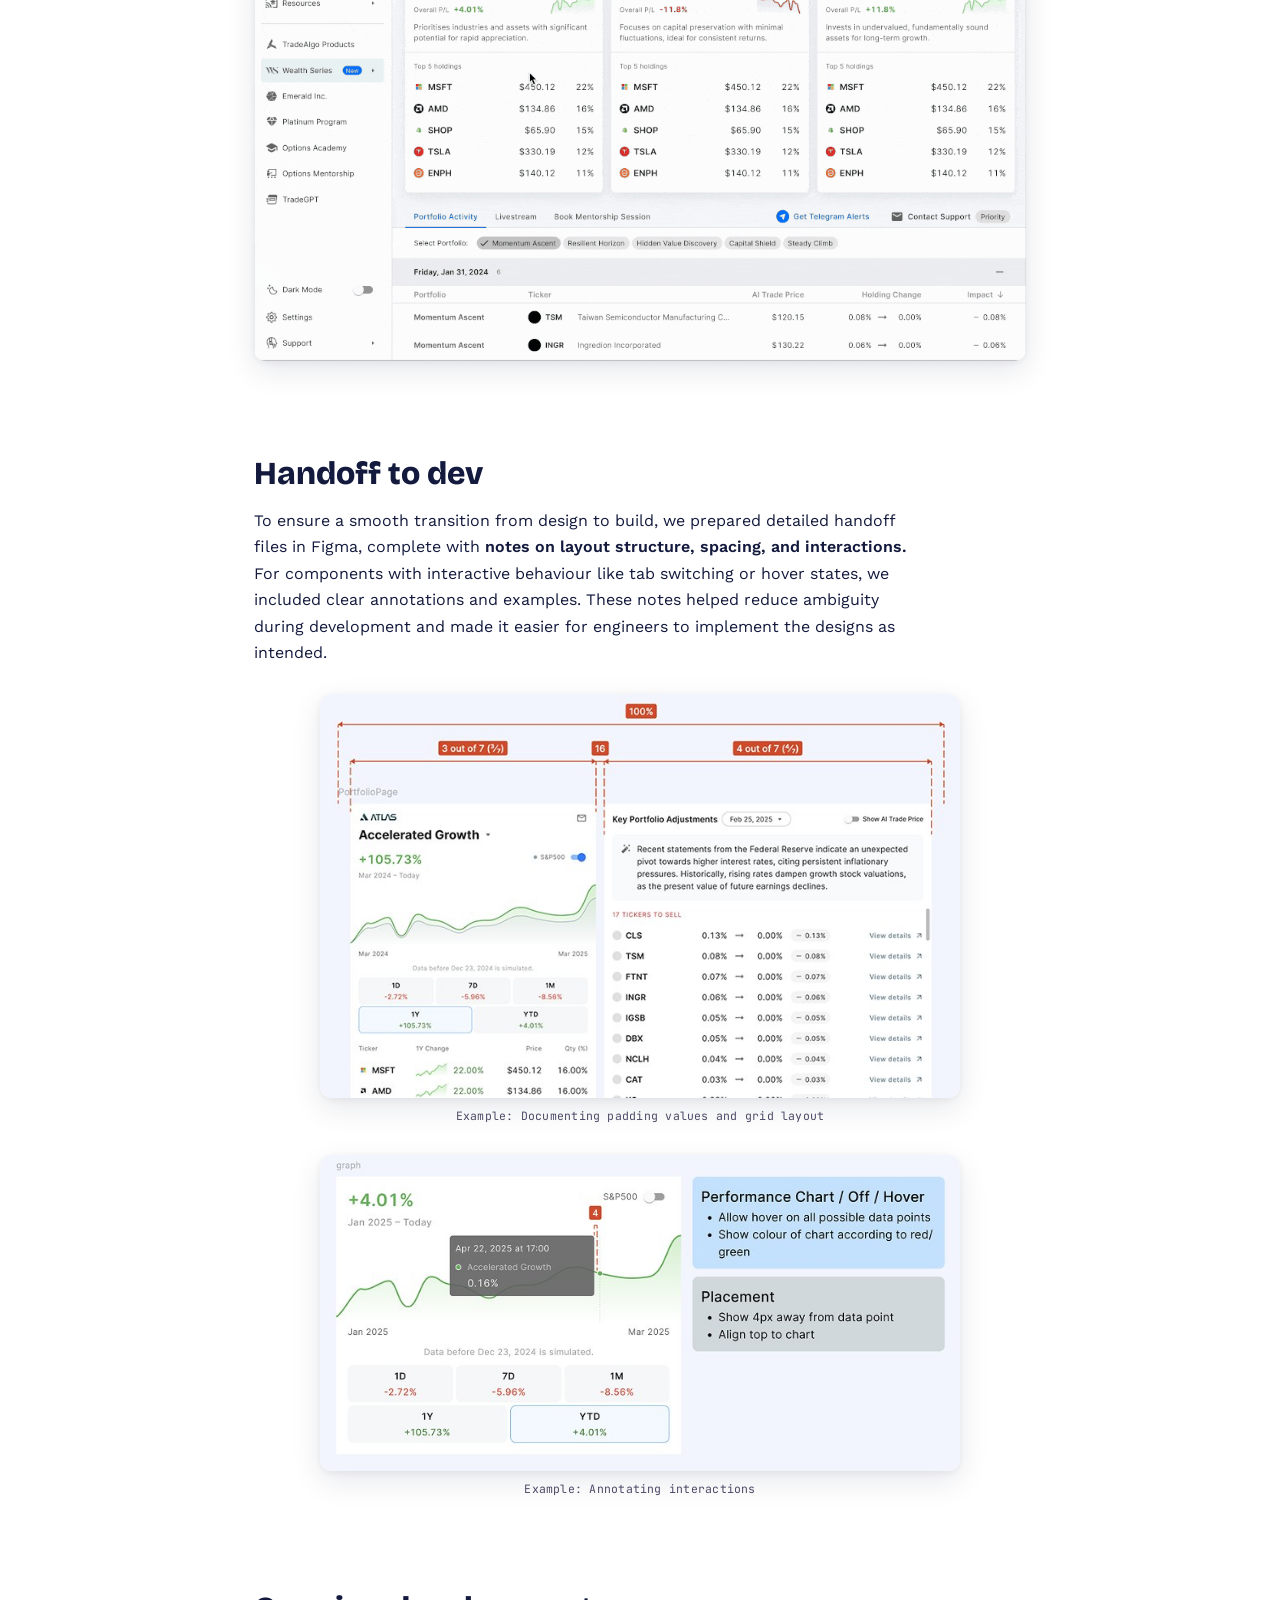
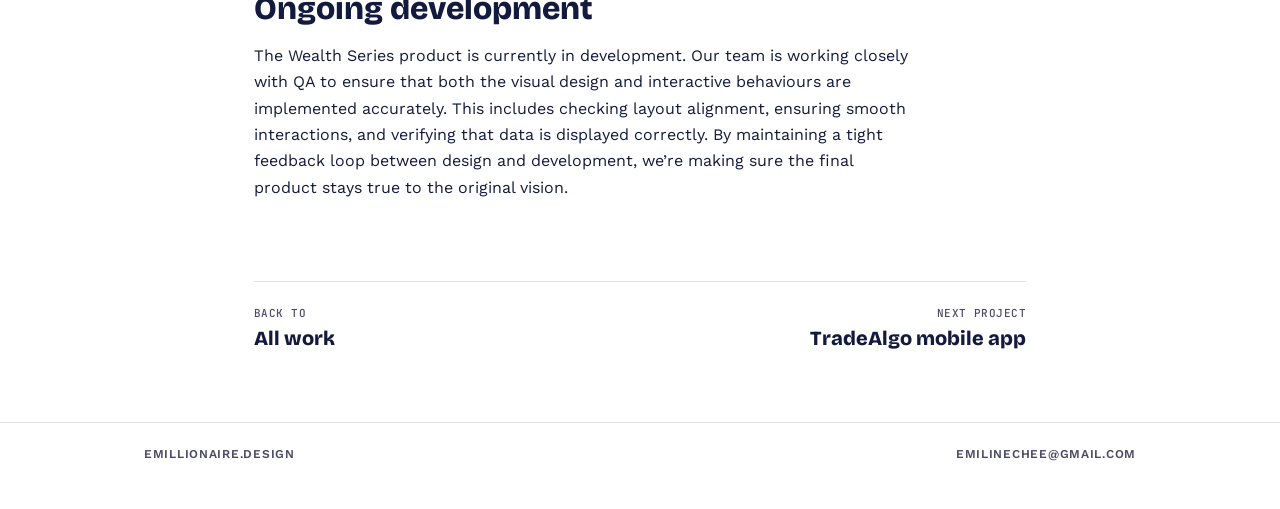
<file: case-studies/wealth-series.html>
<!DOCTYPE html>
<html lang="en">
<head>
<meta charset="UTF-8">
<meta name="viewport" content="width=device-width, initial-scale=1.0">
<title>TradeAlgo portfolio strategies — emiline</title>
<meta name="description" content="Designing a data-rich, AI-powered portfolio strategy dashboard for retail investors.">
<link rel="icon" href="../favicon.svg" type="image/svg+xml">
<link rel="icon" href="../favicon-32.png" sizes="32x32" type="image/png">
<link rel="apple-touch-icon" href="../apple-touch-icon.png">
<meta property="og:type" content="website">
<meta property="og:site_name" content="emillionaire.design">
<meta property="og:title" content="TradeAlgo portfolio strategies — emiline">
<meta property="og:description" content="Designing a data-rich, AI-powered portfolio strategy dashboard for retail investors.">
<meta property="og:url" content="https://emillionaire.design/case-studies/wealth-series.html">
<meta property="og:image" content="https://emillionaire.design/assets/img/share.jpg">
<meta property="og:image:width" content="1200">
<meta property="og:image:height" content="630">
<meta name="twitter:card" content="summary_large_image">
<link rel="preconnect" href="https://fonts.googleapis.com">
<link rel="preconnect" href="https://fonts.gstatic.com" crossorigin>
<link href="https://fonts.googleapis.com/css2?family=Bricolage+Grotesque:wght@600;700;800&family=Work+Sans:wght@400;500;600&family=JetBrains+Mono:wght@400;500&display=swap" rel="stylesheet">
<link rel="stylesheet" href="../assets/css/style.css">
<link rel="stylesheet" href="../assets/css/editorial.css">
</head>
<body class="ed">

<header class="ed-nav">
  <div class="ed-bar">
    <a class="wordmark" href="../index.html">emillionaire</a>
    <nav>
      <a href="../projects.html" aria-current="page">Projects</a>
      <a href="../contact.html">Contact</a>
    </nav>
  </div>
</header>

<main class="ed-wrap">
  <header class="ed-head">
    <div class="page-header cs-hero">
      <span class="yr">2025</span>
      <h1>TradeAlgo portfolio strategies</h1>
      <p>Designing a data-rich, AI-powered portfolio strategy dashboard for retail investors.</p>
      <dl class="cs-meta">
        <div><dt>Role</dt><dd>Product Designer</dd></div>
        <div><dt>Date</dt><dd>Feb – May 2025</dd></div>
      </dl>
    </div>

    <div class="ed-hero">
      <img src="../assets/img/wealth-series.png" alt="Wealth Series Atlas dashboard on a laptop, with the Accelerated Growth chart card and the AI portfolio adjustment note floating in front">
    </div>
  </header>

  <section class="cs-section">
    <h2>Overview</h2>
    <p>Wealth Series is a premium portfolio management product within TradeAlgo that leverages AI to recommend trading strategies based on a user’s assets under management (AUM). The product is tiered into three levels: Atlas, Titan, and Everest, catering to different investor profiles.</p>
    <p>This project focused primarily on <strong>high-fidelity UI design</strong> rather than deep UX exploration, as core functionality and flows were already defined by the product and quant teams. My role was to translate these requirements into clean, intuitive interfaces.</p>
  </section>

  <section class="cs-section">
    <h2>Key features</h2>

    <h3>Easy tier navigation</h3>
    <p>Users can access Wealth Series directly from the main sidebar, where each investment tier is listed as a separate section. This clear, top-level navigation allows users to easily explore the tier most relevant to their AUM bracket, and quickly switch between tiers to compare different strategies and offerings. Each tier opens to its own dedicated dashboard with AI-curated strategies tailored to that investor segment.</p>
    <div class="cs-img split-rev">
      <figure class="cs-shot">
        <img src="../assets/img/wealth-series/sidebar.jpg" alt="Sidebar with Wealth Series opening a menu of the Everest, Titan and Atlas tiers" loading="lazy">
        <figcaption>Sidebar navigation</figcaption>
      </figure>
      <figure class="cs-shot">
        <img class="soft" src="../assets/img/wealth-series/dashboard.jpg" alt="Atlas tier dashboard with three AI-recommended strategy cards above portfolio activity" loading="lazy">
        <figcaption>Wealth Series dashboard</figcaption>
      </figure>
    </div>

    <h3>Porfolio overview at a glance</h3>
    <p>Each tier dashboard starts with a set of AI-recommended strategies - three for Atlas and Titan, and five for Everest. Each strategy is presented as a card showing the total P/L, a brief description, and the top 5 holdings.</p>
    <div class="cs-img"><img src="../assets/img/wealth-series/cards-atlas.jpg" alt="Atlas: three strategy cards with overall P/L, a sparkline, a description and the top 5 holdings" loading="lazy"></div>
    <p>For Everest’s five-strategy layout, we adjusted the card design to fit the narrower layout by removing the sparkline for a cleaner, more readable display.</p>
    <div class="cs-img"><img src="../assets/img/wealth-series/cards-everest.jpg" alt="Everest: five narrower strategy cards without sparklines" loading="lazy"></div>

    <h3>Detailed portfolio view</h3>
    <p>Clicking a strategy card opens a detailed view, with a fixed-left chart module and scrollable right-side content. This layout ensures that users can track performance with the interactive performance chart and full list of holdings, while exploring deeper data at their own pace.</p>
    <div class="cs-img"><img src="../assets/img/wealth-series/portfolio.jpg" alt="Accelerated Growth portfolio page: performance chart and holdings on the left, Key Portfolio Adjustments list on the right" loading="lazy"></div>
    <p>The right panel features a Key Portfolio Adjustments module, a scrollable list of AI-suggested actions like buy/sell/hold. Clicking into any adjustment opens a focused panel providing the ticker overview, LLM-generated reasoning for the adjustment, and other financial information. This design empowers users to understand the <em>why</em> behind AI decisions before making changes.</p>
    <div class="cs-img"><img src="../assets/img/wealth-series/portfolio-adjustment.jpg" alt="Adjustment panel for TSLA with the overview, the latest adjustment reasoning and a price chart" loading="lazy"></div>
  </section>

  <section class="cs-section">
    <h2>Prototype</h2>
    <p>To bring the Wealth Series interface to life, we created a high-fidelity prototype showcasing key flows and interactions, from exploring AI-recommended strategies to viewing in-depth portfolio details.This prototype was used for internal reviews, stakeholder alignment, and early feedback.</p>
    <p>Watch the walkthrough below:</p>
    <div class="cs-img"><img class="soft" src="../assets/img/wealth-series/prototype.gif" alt="Prototype walkthrough: browsing the Atlas strategies and opening a portfolio's details" loading="lazy"></div>
  </section>

  <section class="cs-section">
    <h2>Handoff to dev</h2>
    <p>To ensure a smooth transition from design to build, we prepared detailed handoff files in Figma, complete with <strong>notes on layout structure, spacing, and interactions.</strong> For components with interactive behaviour like tab switching or hover states, we included clear annotations and examples. These notes helped reduce ambiguity during development and made it easier for engineers to implement the designs as intended.</p>
    <div class="cs-img mid">
      <figure class="cs-shot">
        <img class="soft" src="../assets/img/wealth-series/handoff-spacing.jpg" alt="Portfolio page annotated with padding values and a 3 out of 7 / 4 out of 7 column grid" loading="lazy">
        <figcaption>Example: Documenting padding values and grid layout</figcaption>
      </figure>
    </div>
    <div class="cs-img mid">
      <figure class="cs-shot">
        <img class="soft" src="../assets/img/wealth-series/handoff-interactions.jpg" alt="Performance chart annotated with hover behaviour and tooltip placement notes" loading="lazy">
        <figcaption>Example: Annotating interactions</figcaption>
      </figure>
    </div>
  </section>

  <section class="cs-section">
    <h2>Ongoing development</h2>
    <p>The Wealth Series product is currently in development. Our team is working closely with QA to ensure that both the visual design and interactive behaviours are implemented accurately. This includes checking layout alignment, ensuring smooth interactions, and verifying that data is displayed correctly. By maintaining a tight feedback loop between design and development, we’re making sure the final product stays true to the original vision.</p>
  </section>

  <nav class="ed-next" aria-label="More work">
    <a href="../projects.html" data-back><span>Back to</span>All work</a>
    <a href="ta-mobile-app.html"><span>Next project</span>TradeAlgo mobile app</a>
  </nav>
</main>

<footer class="ed-foot">
  <div class="ed-bar"><a href="../index.html">emillionaire.design</a><a href="mailto:emilinechee@gmail.com">emilinechee@gmail.com</a></div>
</footer>

<script src="../assets/js/back.js" defer></script>
</body>
</html>
</file>
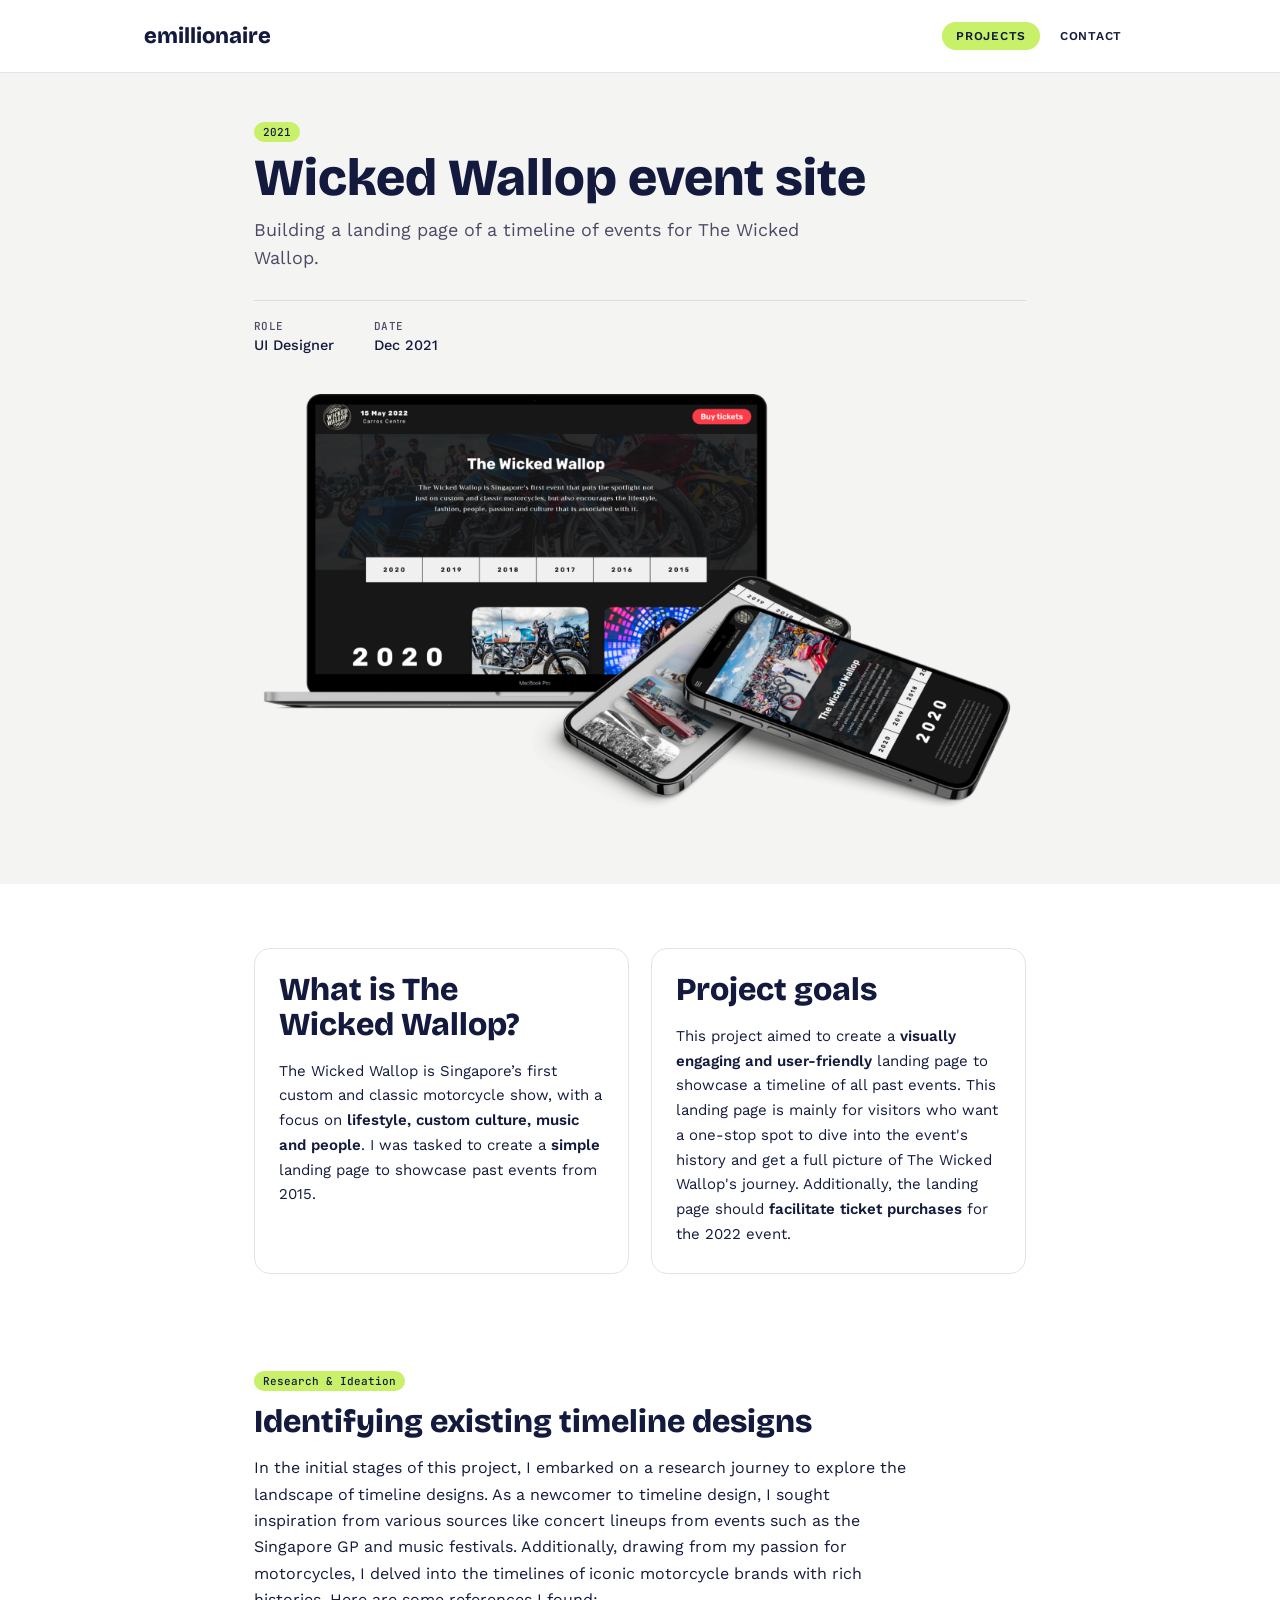
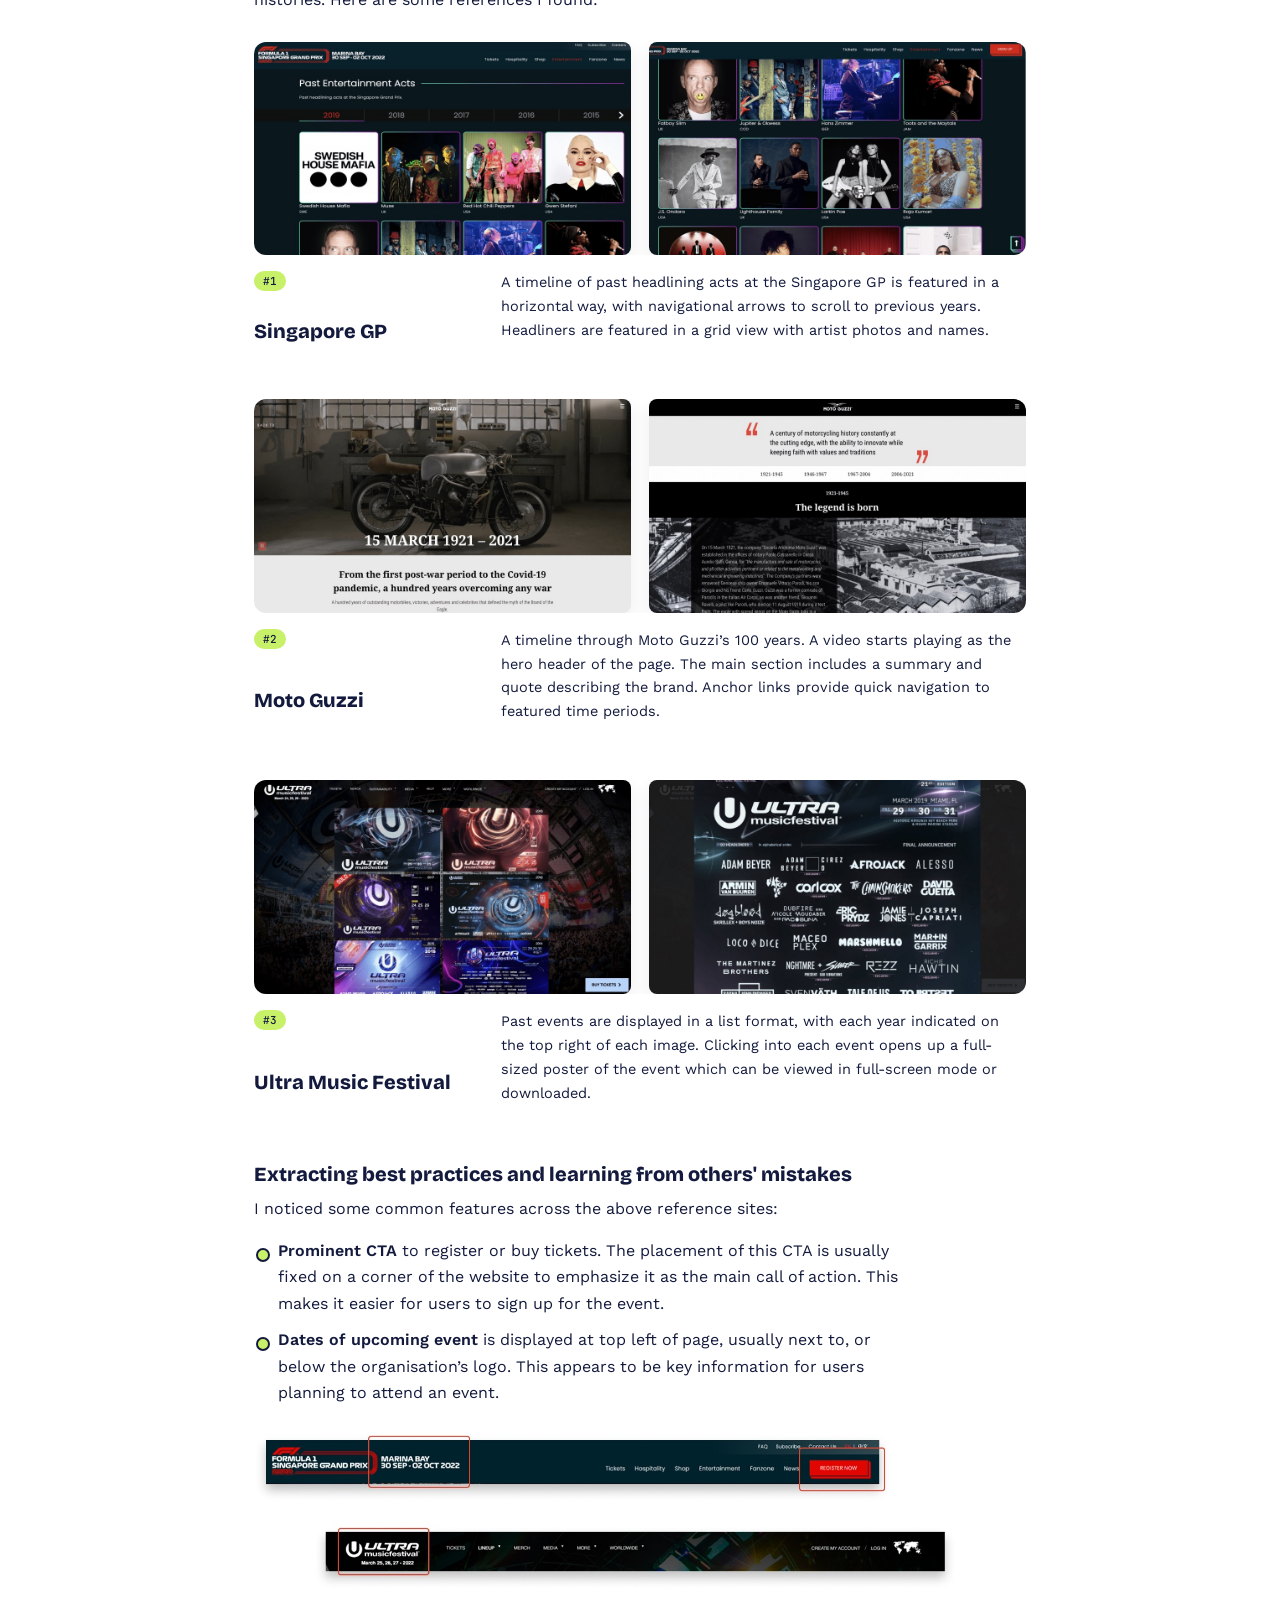
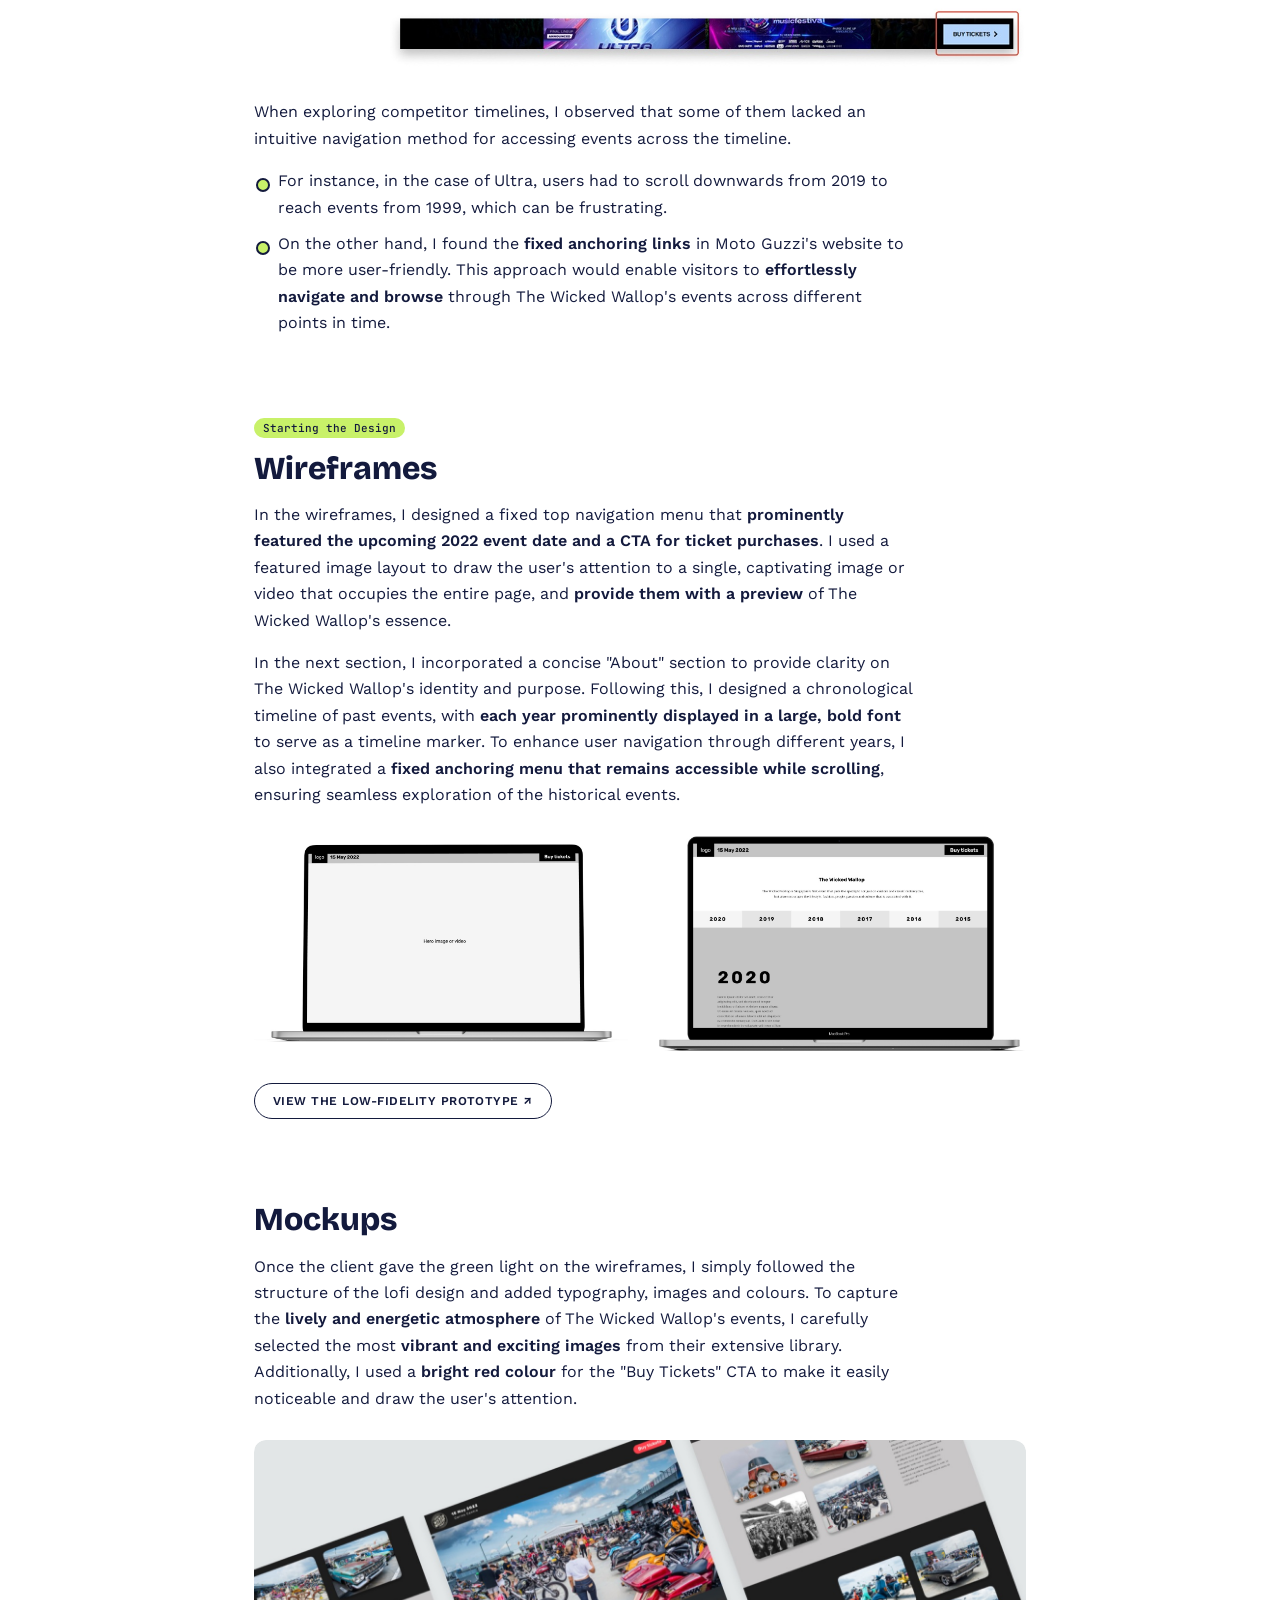
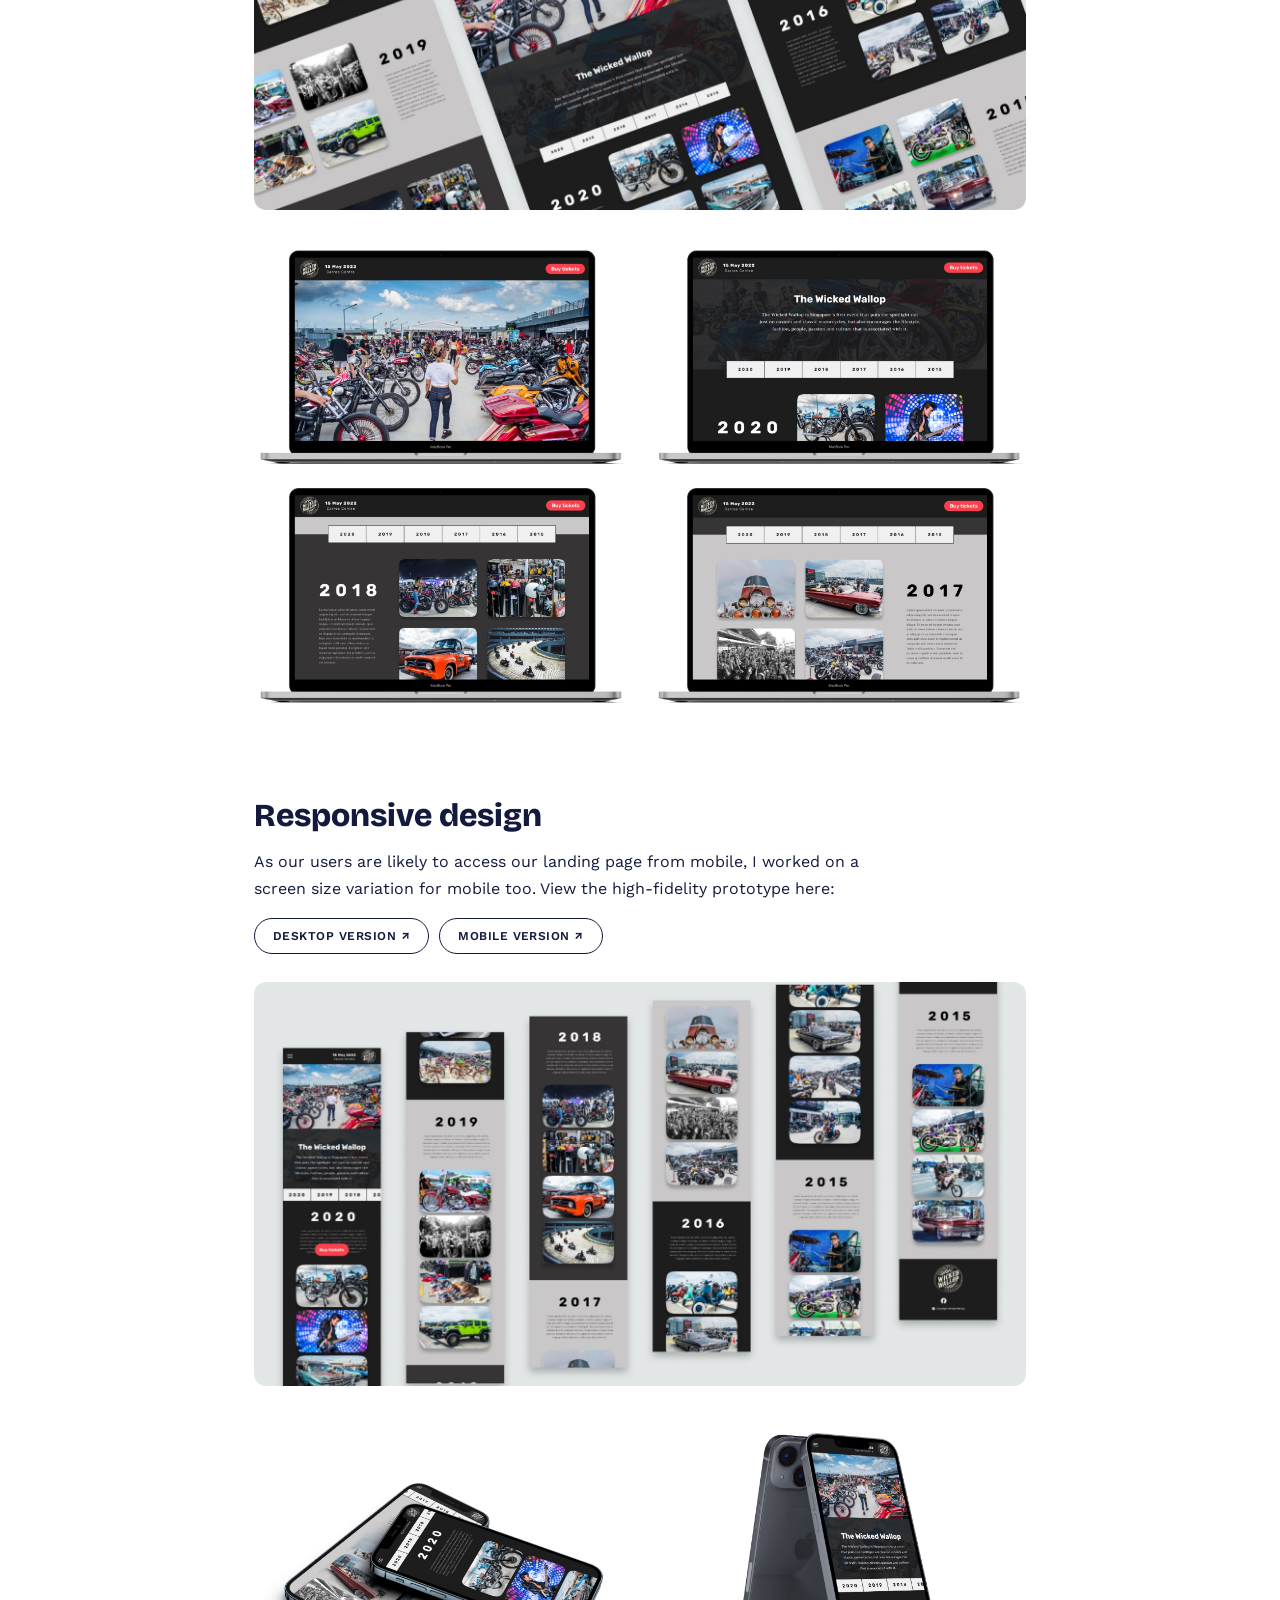
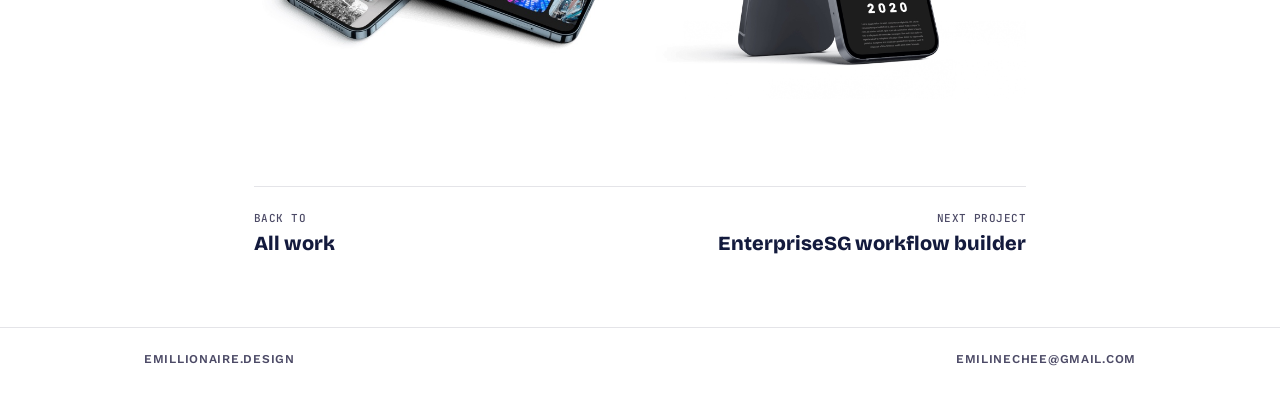
<file: case-studies/wicked-wallop.html>
<!DOCTYPE html>
<html lang="en">
<head>
<meta charset="UTF-8">
<meta name="viewport" content="width=device-width, initial-scale=1.0">
<title>Wicked Wallop event site — emiline</title>
<meta name="description" content="Designing a landing page for a custom and classic motorcycle show.">
<link rel="icon" href="../favicon.svg" type="image/svg+xml">
<link rel="icon" href="../favicon-32.png" sizes="32x32" type="image/png">
<link rel="apple-touch-icon" href="../apple-touch-icon.png">
<meta property="og:type" content="website">
<meta property="og:site_name" content="emillionaire.design">
<meta property="og:title" content="Wicked Wallop event site — emiline">
<meta property="og:description" content="Designing a landing page for a custom and classic motorcycle show.">
<meta property="og:url" content="https://emillionaire.design/case-studies/wicked-wallop.html">
<meta property="og:image" content="https://emillionaire.design/assets/img/share.jpg">
<meta property="og:image:width" content="1200">
<meta property="og:image:height" content="630">
<meta name="twitter:card" content="summary_large_image">
<link rel="preconnect" href="https://fonts.googleapis.com">
<link rel="preconnect" href="https://fonts.gstatic.com" crossorigin>
<link href="https://fonts.googleapis.com/css2?family=Bricolage+Grotesque:wght@600;700;800&family=Work+Sans:wght@400;500;600&family=JetBrains+Mono:wght@400;500&display=swap" rel="stylesheet">
<link rel="stylesheet" href="../assets/css/style.css">
<link rel="stylesheet" href="../assets/css/editorial.css">
</head>
<body class="ed">

<header class="ed-nav">
  <div class="ed-bar">
    <a class="wordmark" href="../index.html">emillionaire</a>
    <nav>
      <a href="../projects.html" aria-current="page">Projects</a>
      <a href="../contact.html">Contact</a>
    </nav>
  </div>
</header>

<main class="ed-wrap">
  <header class="ed-head">
    <div class="page-header cs-hero">
      <span class="yr">2021</span>
      <h1>Wicked Wallop event site</h1>
      <p>Building a landing page of a timeline of events for The Wicked Wallop.</p>
      <dl class="cs-meta">
        <div><dt>Role</dt><dd>UI Designer</dd></div>
        <div><dt>Date</dt><dd>Dec 2021</dd></div>
      </dl>
    </div>

    <div class="ed-hero">
      <img src="../assets/img/wicked-wallop/banner.png" alt="The Wicked Wallop landing page shown on a laptop and two phones">
    </div>
  </header>

  <section class="cs-section cs-intro">
    <div class="cs-pair">
      <div class="cs-note">
        <h2>What is The Wicked Wallop?</h2>
        <p>The Wicked Wallop is Singapore’s first custom and classic motorcycle show, with a focus on <strong>lifestyle, custom culture, music and people</strong>. I was tasked to create a <strong>simple</strong> landing page to showcase past events from 2015.</p>
      </div>
      <div class="cs-note">
        <h2>Project goals</h2>
        <p>This project aimed to create a <strong>visually engaging and user-friendly</strong> landing page to showcase a timeline of all past events. This landing page is mainly for visitors who want a one-stop spot to dive into the event's history and get a full picture of The Wicked Wallop's journey. Additionally, the landing page should <strong>facilitate ticket purchases</strong> for the 2022 event.</p>
      </div>
    </div>
  </section>

  <section class="cs-section">
    <span class="yr">Research &amp; Ideation</span>
    <h2>Identifying existing timeline designs</h2>
    <p>In the initial stages of this project, I embarked on a research journey to explore the landscape of timeline designs. As a newcomer to timeline design, I sought inspiration from various sources like concert lineups from events such as the Singapore GP and music festivals. Additionally, drawing from my passion for motorcycles, I delved into the timelines of iconic motorcycle brands with rich histories. Here are some references I found:</p>

    <div class="cs-refs">
      <div class="card">
        <div class="thumb">
          <img src="../assets/img/wicked-wallop/ref-gp-1.jpg" alt="Singapore GP past entertainment acts, with a horizontal year selector" loading="lazy">
          <img src="../assets/img/wicked-wallop/ref-gp-2.jpg" alt="Singapore GP headliners shown in a grid of artist photos" loading="lazy">
        </div>
        <div class="body">
          <span class="yr">#1</span>
          <h3>Singapore GP</h3>
          <p>A timeline of past headlining acts at the Singapore GP is featured in a horizontal way, with navigational arrows to scroll to previous years. Headliners are featured in a grid view with artist photos and names.</p>
        </div>
      </div>
      <div class="card">
        <div class="thumb">
          <img src="../assets/img/wicked-wallop/ref-mg-1.jpg" alt="Moto Guzzi centenary page with a video hero header" loading="lazy">
          <img src="../assets/img/wicked-wallop/ref-mg-2.jpg" alt="Moto Guzzi timeline with a brand quote and anchor links to time periods" loading="lazy">
        </div>
        <div class="body">
          <span class="yr">#2</span>
          <h3>Moto Guzzi</h3>
          <p>A timeline through Moto Guzzi’s 100 years. A video starts playing as the hero header of the page. The main section includes a summary and quote describing the brand. Anchor links provide quick navigation to featured time periods.</p>
        </div>
      </div>
      <div class="card">
        <div class="thumb">
          <img src="../assets/img/wicked-wallop/ref-ultra-1.jpg" alt="Ultra Music Festival past events as a list of posters labelled by year" loading="lazy">
          <img src="../assets/img/wicked-wallop/ref-ultra-2.jpg" alt="Ultra Music Festival event poster opened in full size" loading="lazy">
        </div>
        <div class="body">
          <span class="yr">#3</span>
          <h3>Ultra Music Festival</h3>
          <p>Past events are displayed in a list format, with each year indicated on the top right of each image. Clicking into each event opens up a full-sized poster of the event which can be viewed in full-screen mode or downloaded.</p>
        </div>
      </div>
    </div>

    <h3>Extracting best practices and learning from others' mistakes</h3>
    <p>I noticed some common features across the above reference sites:</p>
    <ul class="cs-list">
      <li><strong>Prominent CTA</strong> to register or buy tickets. The placement of this CTA is usually fixed on a corner of the website to emphasize it as the main call of action. This makes it easier for users to sign up for the event.</li>
      <li><strong>Dates of upcoming event</strong> is displayed at top left of page, usually next to, or below the organisation’s logo. This appears to be key information for users planning to attend an event.</li>
    </ul>

    <div class="cs-img"><img src="../assets/img/wicked-wallop/best-practices.jpg" alt="Headers from the Singapore GP and Ultra sites, with event dates and ticket CTAs circled" loading="lazy"></div>

    <p>When exploring competitor timelines, I observed that some of them lacked an intuitive navigation method for accessing events across the timeline.</p>
    <ul class="cs-list">
      <li>For instance, in the case of Ultra, users had to scroll downwards from 2019 to reach events from 1999, which can be frustrating.</li>
      <li>On the other hand, I found the <strong>fixed anchoring links</strong> in Moto Guzzi's website to be more user-friendly. This approach would enable visitors to <strong>effortlessly navigate and browse</strong> through The Wicked Wallop's events across different points in time.</li>
    </ul>
  </section>

  <section class="cs-section">
    <span class="yr">Starting the Design</span>
    <h2>Wireframes</h2>
    <p>In the wireframes, I designed a fixed top navigation menu that <strong>prominently featured the upcoming 2022 event date and a CTA for ticket purchases</strong>. I used a featured image layout to draw the user's attention to a single, captivating image or video that occupies the entire page, and <strong>provide them with a preview</strong> of The Wicked Wallop's essence.</p>
    <p>In the next section, I incorporated a concise "About" section to provide clarity on The Wicked Wallop's identity and purpose. Following this, I designed a chronological timeline of past events, with <strong>each year prominently displayed in a large, bold font</strong> to serve as a timeline marker. To enhance user navigation through different years, I also integrated a <strong>fixed anchoring menu that remains accessible while scrolling</strong>, ensuring seamless exploration of the historical events.</p>

    <div class="cs-img two">
        <img src="../assets/img/wicked-wallop/wireframe-hero.jpg" alt="Wireframe of the hero: fixed nav with logo, event date and Buy tickets button above a full-page hero image" loading="lazy">
        <img src="../assets/img/wicked-wallop/wireframe-timeline.jpg" alt="Wireframe of the About section and year navigation leading into the 2020 timeline entry" loading="lazy">
      </div>
    <div class="cs-links">
      <a href="https://www.figma.com/proto/rMETZu9LnTMOliOgFu5Jje/The-Wicked-Wallop?page-id=31%3A101&amp;node-id=31%3A103&amp;viewport=241%2C48%2C0.08&amp;scaling=scale-down&amp;starting-point-node-id=31%3A103" target="_blank" rel="noopener">View the low-fidelity prototype ↗</a>
    </div>
  </section>

  <section class="cs-section">
    <h2>Mockups</h2>
    <p>Once the client gave the green light on the wireframes, I simply followed the structure of the lofi design and added typography, images and colours. To capture the <strong>lively and energetic atmosphere</strong> of The Wicked Wallop's events, I carefully selected the most <strong>vibrant and exciting images</strong> from their extensive library. Additionally, I used a <strong>bright red colour</strong> for the "Buy Tickets" CTA to make it easily noticeable and draw the user's attention.</p>

    <div class="cs-thumb full">
      <img src="../assets/img/wicked-wallop/mockups-desktop.jpg" alt="Desktop page designs laid out side by side, showing the hero and yearly timeline sections" loading="lazy">
    </div>

    <div class="cs-img two">
        <img src="../assets/img/wicked-wallop/mock-hero.jpg" alt="High-fidelity hero with a crowd of custom motorcycles, event date and red Buy tickets button" loading="lazy">
        <img src="../assets/img/wicked-wallop/mock-2.jpg" alt="High-fidelity About section and year navigation" loading="lazy">
        <img src="../assets/img/wicked-wallop/mock-3.jpg" alt="High-fidelity 2018 timeline entry with a large year marker and photo grid" loading="lazy">
        <img src="../assets/img/wicked-wallop/mock-4.jpg" alt="High-fidelity timeline entry for another past year" loading="lazy">
      </div>
  </section>

  <section class="cs-section">
    <h2>Responsive design</h2>
    <p>As our users are likely to access our landing page from mobile, I worked on a screen size variation for mobile too. View the high-fidelity prototype here:</p>
    <div class="cs-links">
      <a href="https://www.figma.com/proto/rMETZu9LnTMOliOgFu5Jje/The-Wicked-Wallop?page-id=52%3A246&amp;node-id=52%3A305&amp;viewport=241%2C48%2C0.07&amp;scaling=scale-down&amp;starting-point-node-id=52%3A305" target="_blank" rel="noopener">Desktop version ↗</a>
      <a href="https://www.figma.com/proto/rMETZu9LnTMOliOgFu5Jje/The-Wicked-Wallop?page-id=60%3A1349&amp;node-id=60%3A1350&amp;viewport=241%2C48%2C0.1&amp;scaling=scale-down&amp;starting-point-node-id=60%3A1350" target="_blank" rel="noopener">Mobile version ↗</a>
    </div>

    <div class="cs-thumb full">
      <img src="../assets/img/wicked-wallop/mockups-mobile.jpg" alt="Mobile page designs laid out side by side, one column per year from 2020 to 2015" loading="lazy">
    </div>

    <div class="cs-img two">
        <img src="../assets/img/wicked-wallop/mobile-2.jpg" alt="Two phones showing the mobile timeline in landscape" loading="lazy">
        <img src="../assets/img/wicked-wallop/mobile-1.jpg" alt="Phone showing the mobile hero, About section and year navigation" loading="lazy">
      </div>
  </section>

  <nav class="ed-next" aria-label="More work">
    <a href="../projects.html" data-back><span>Back to</span>All work</a>
    <a href="workflow-builder.html"><span>Next project</span>EnterpriseSG workflow builder</a>
  </nav>
</main>

<footer class="ed-foot">
  <div class="ed-bar"><a href="../index.html">emillionaire.design</a><a href="mailto:emilinechee@gmail.com">emilinechee@gmail.com</a></div>
</footer>

<script src="../assets/js/back.js" defer></script>
</body>
</html>
</file>
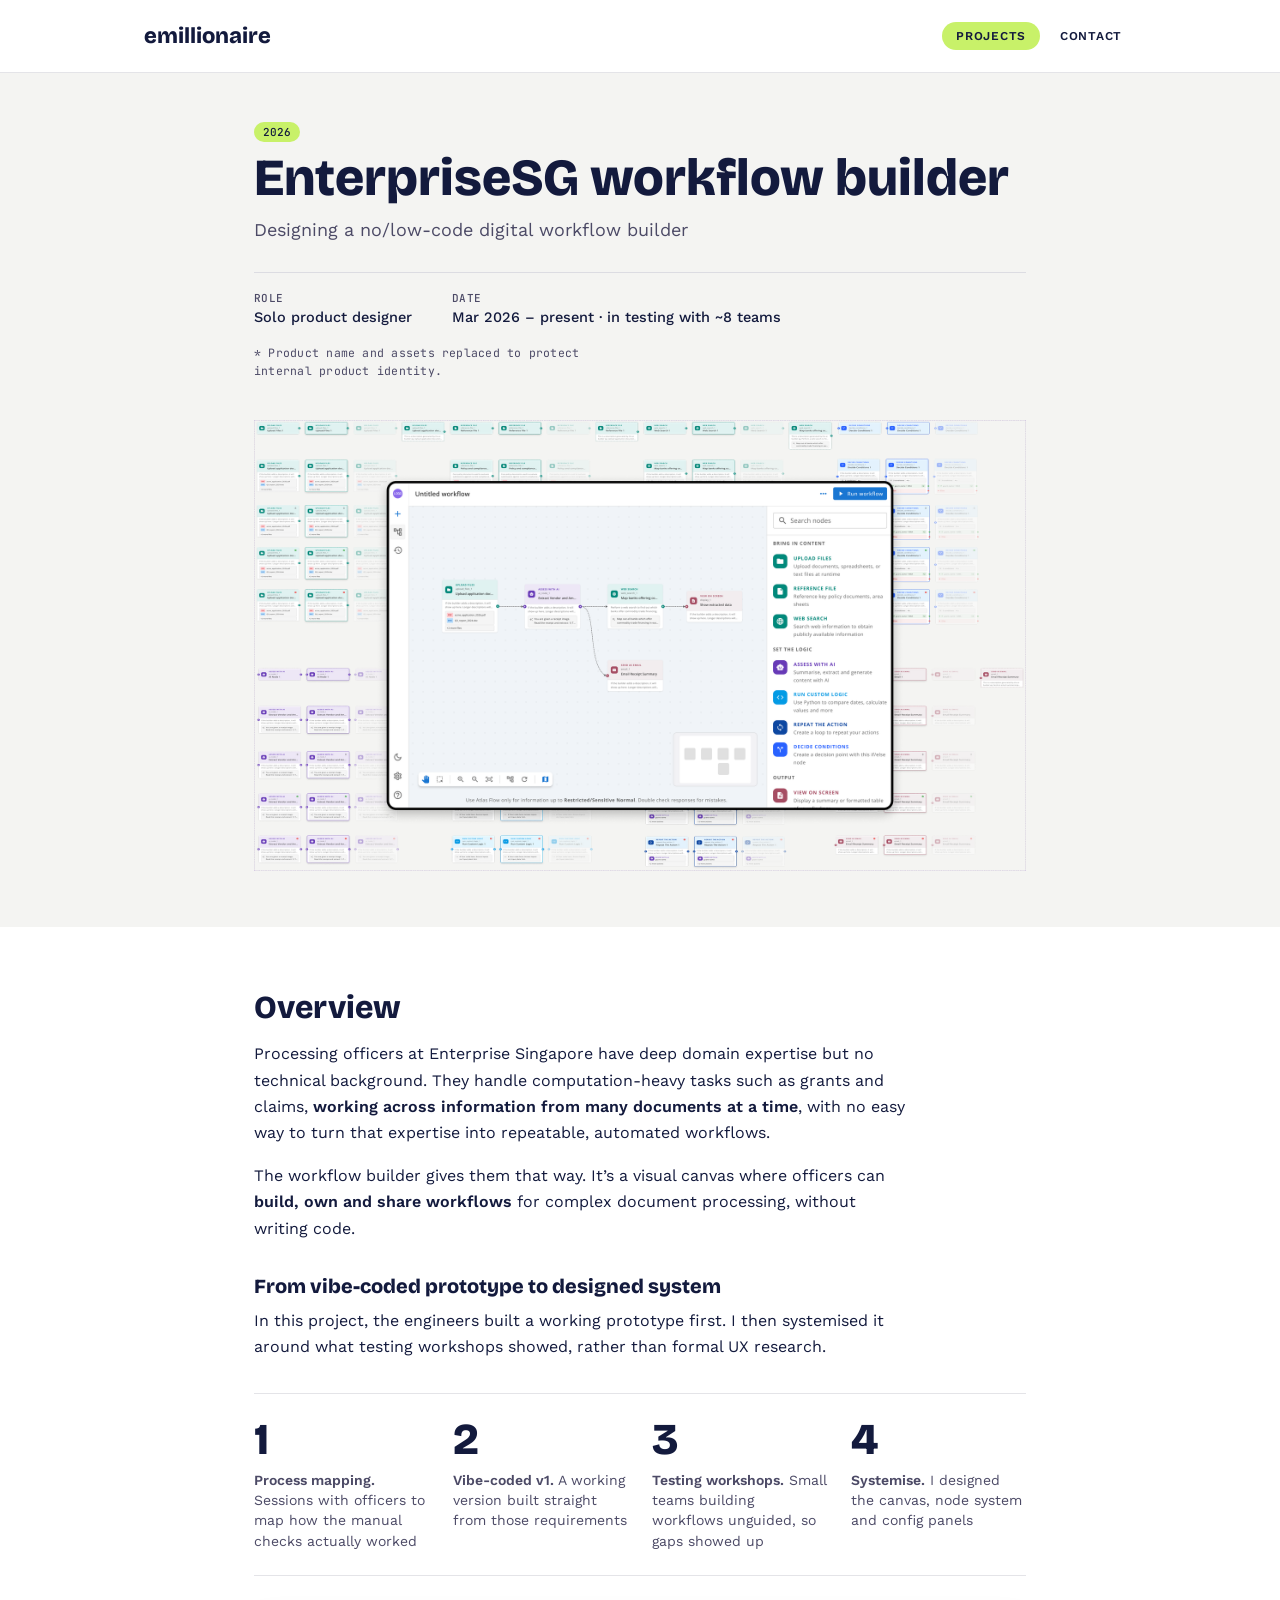
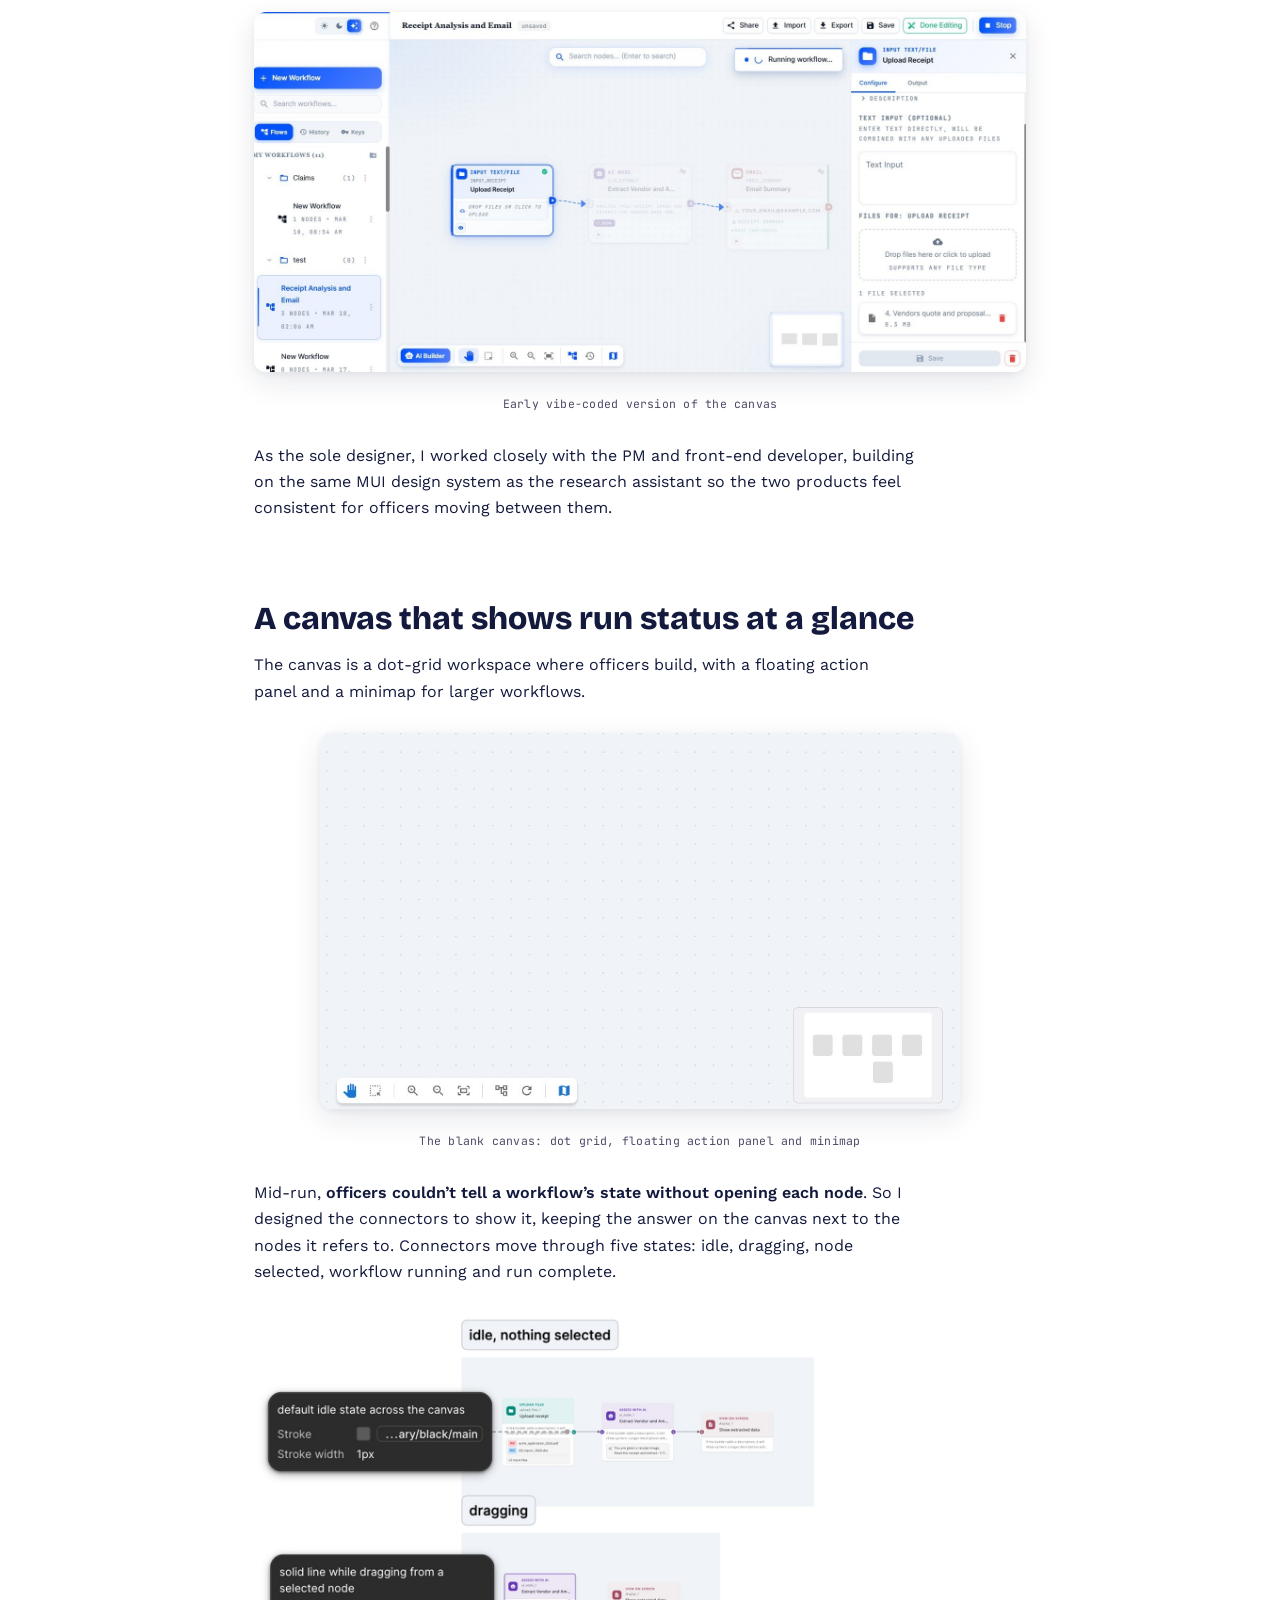
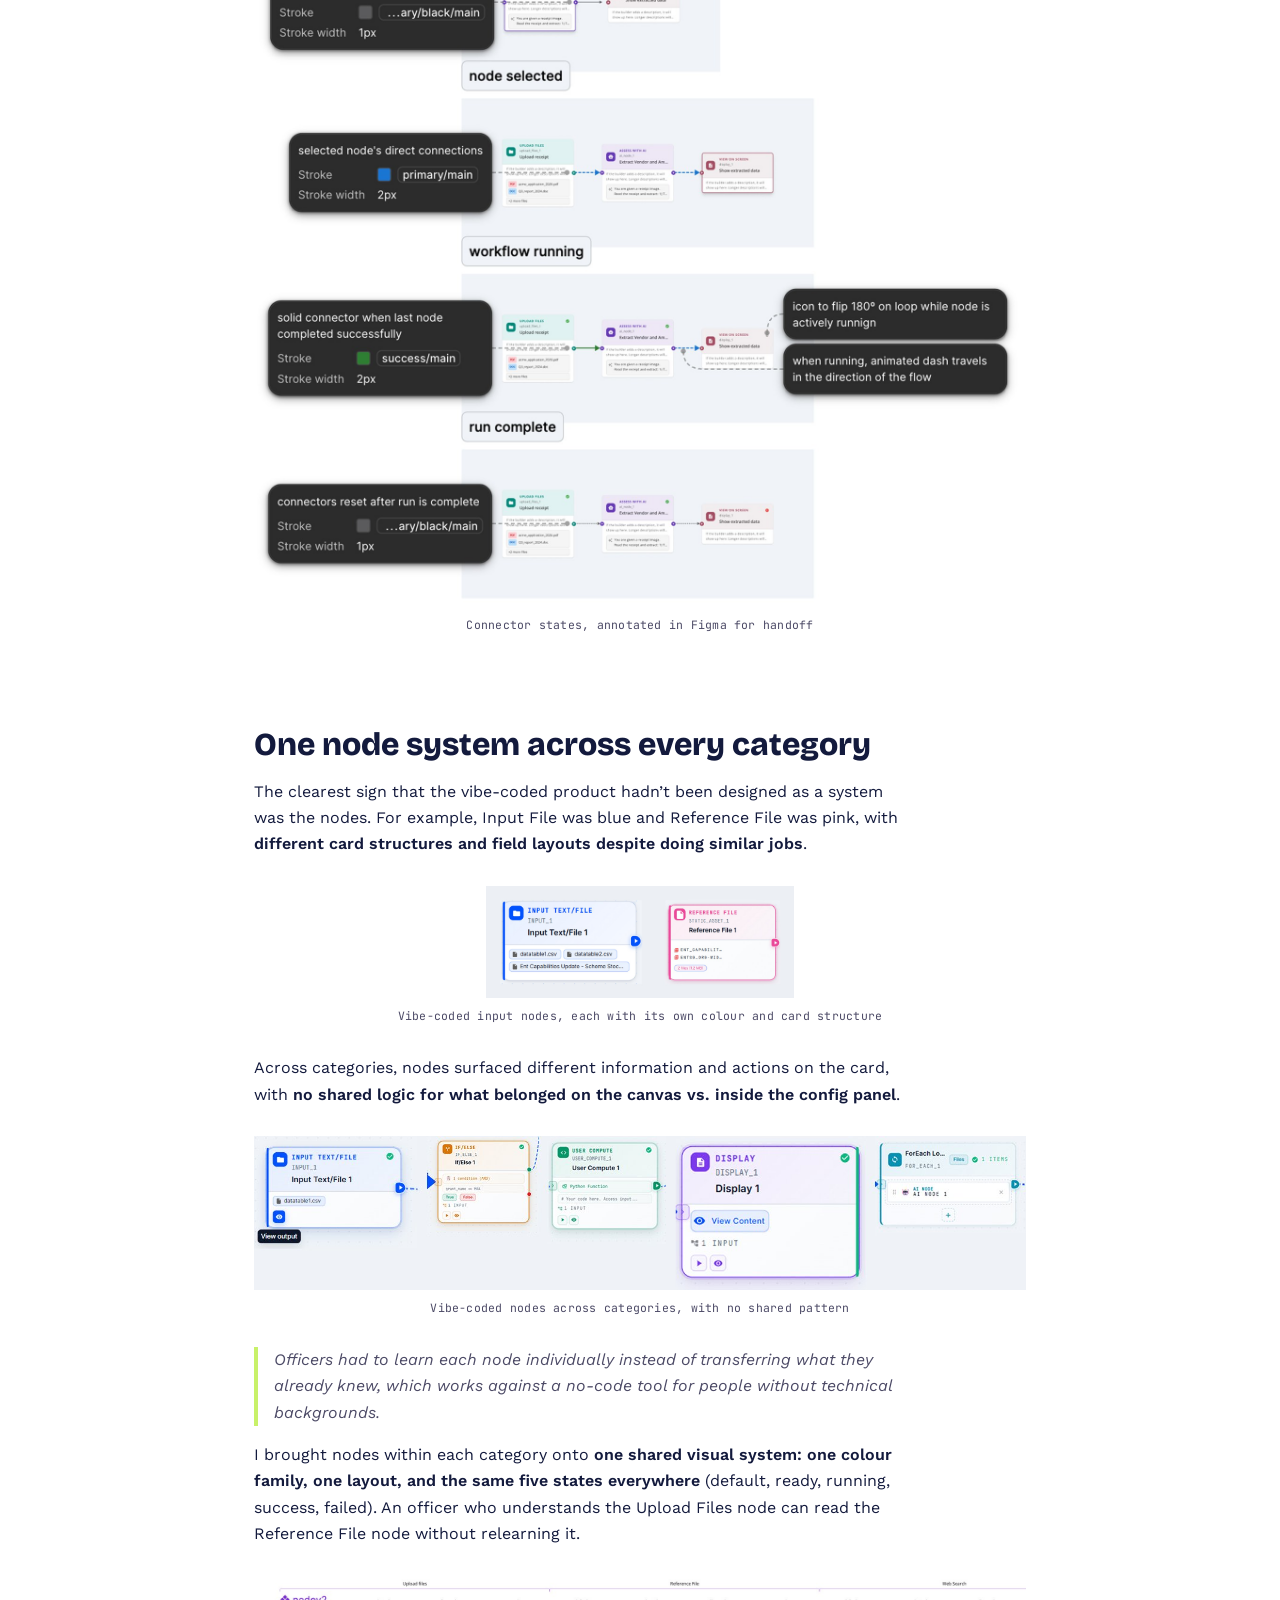
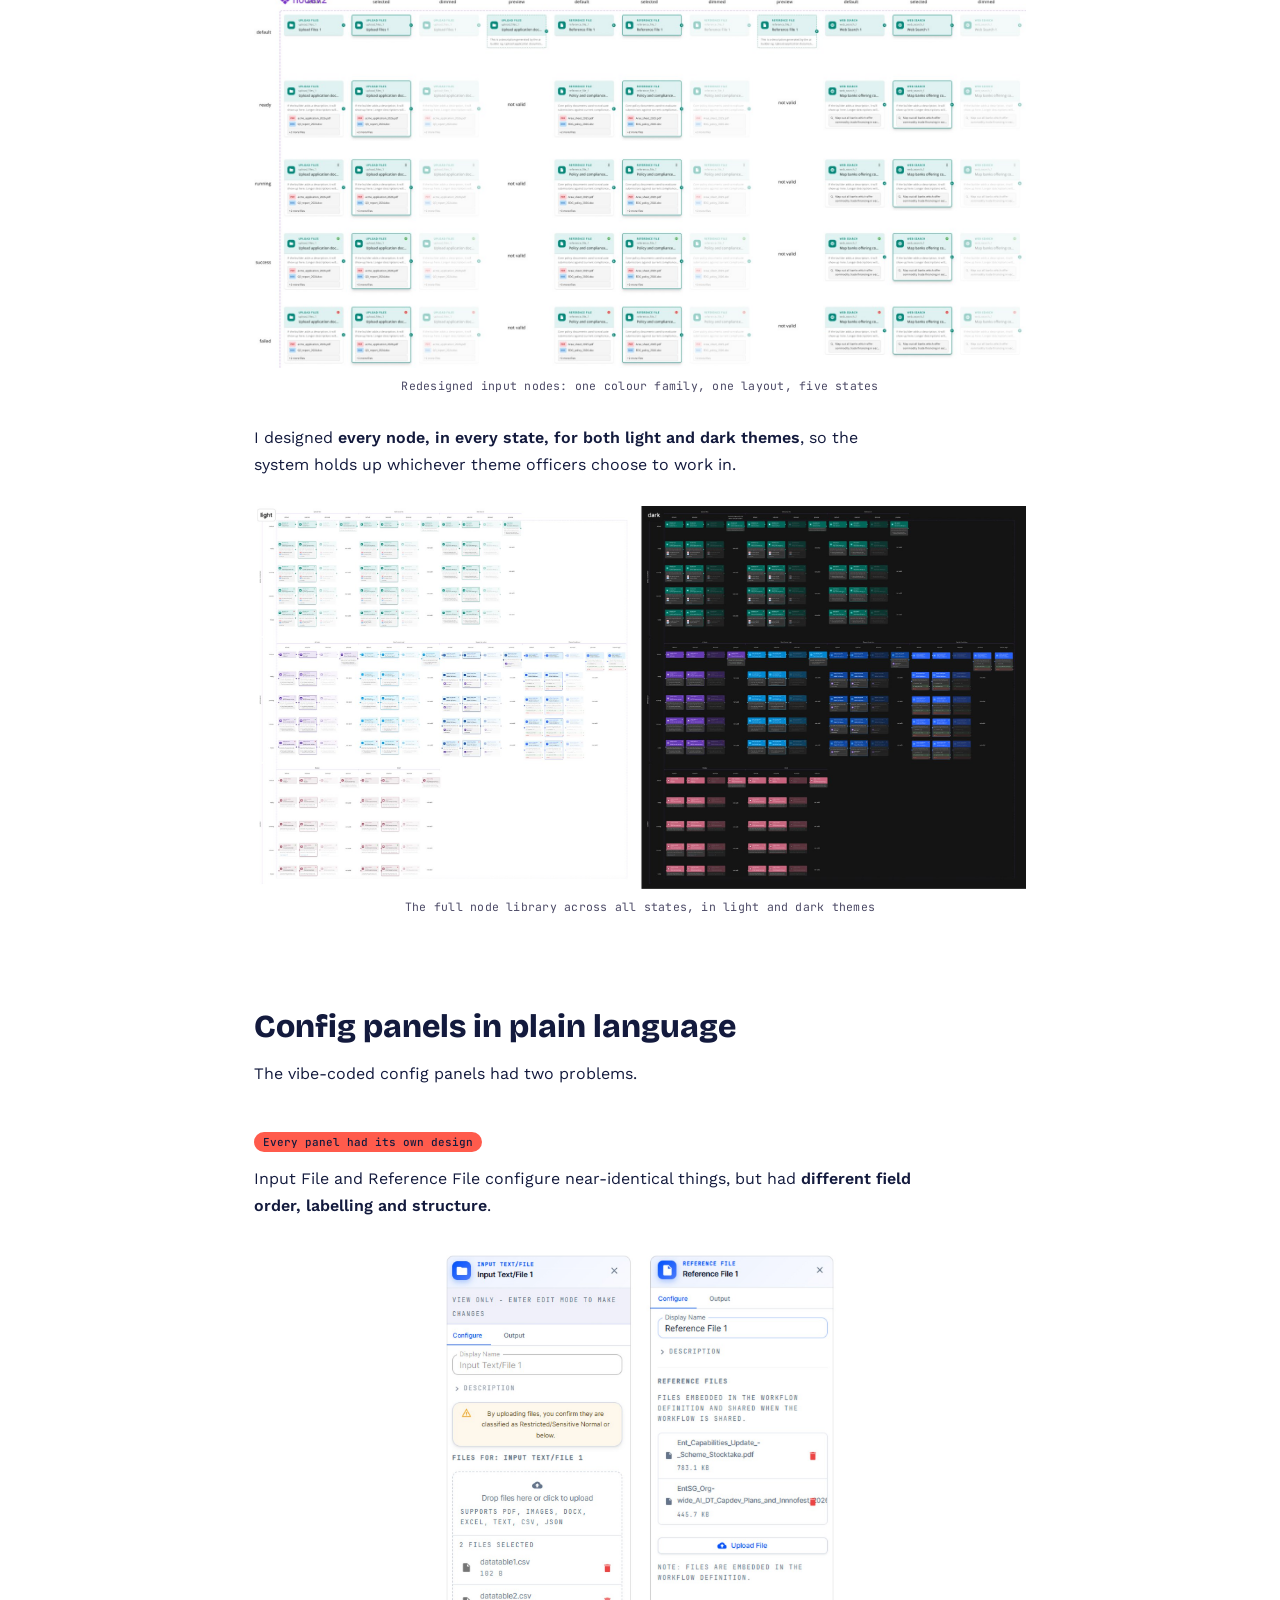
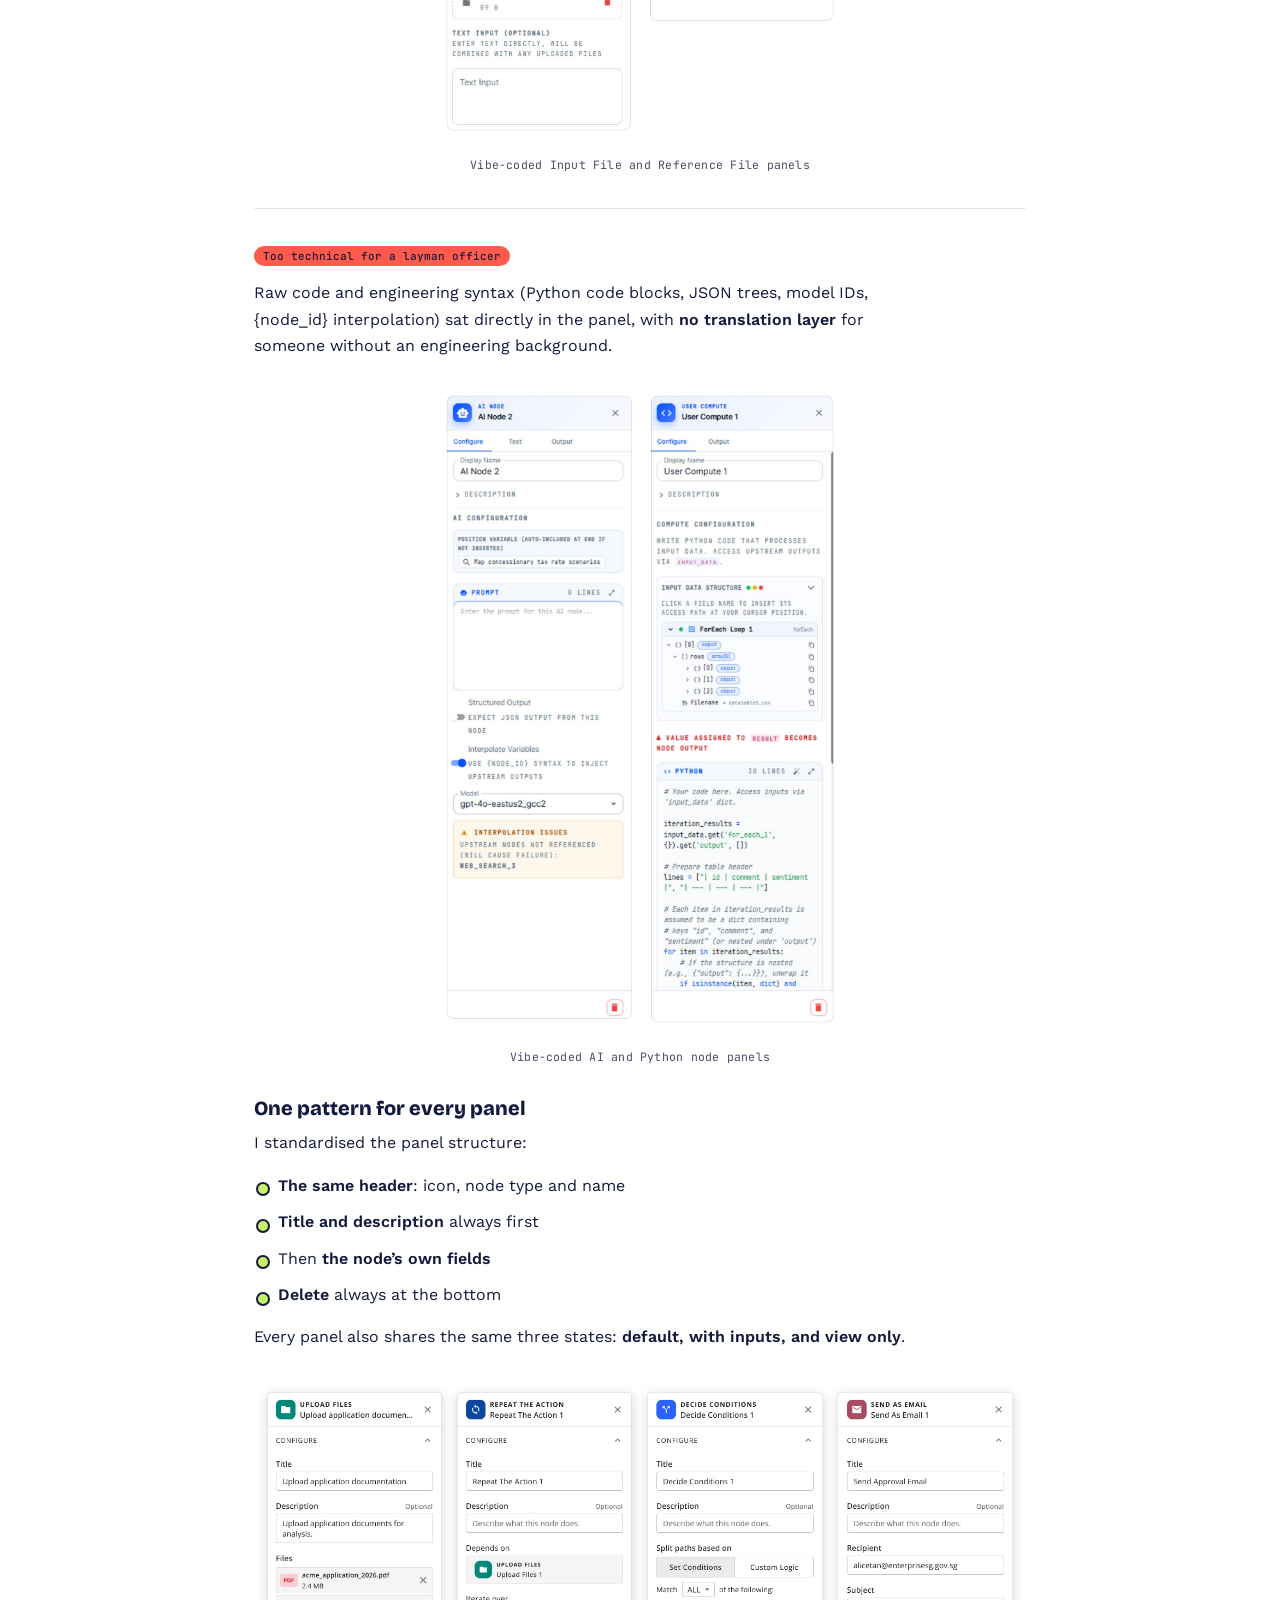
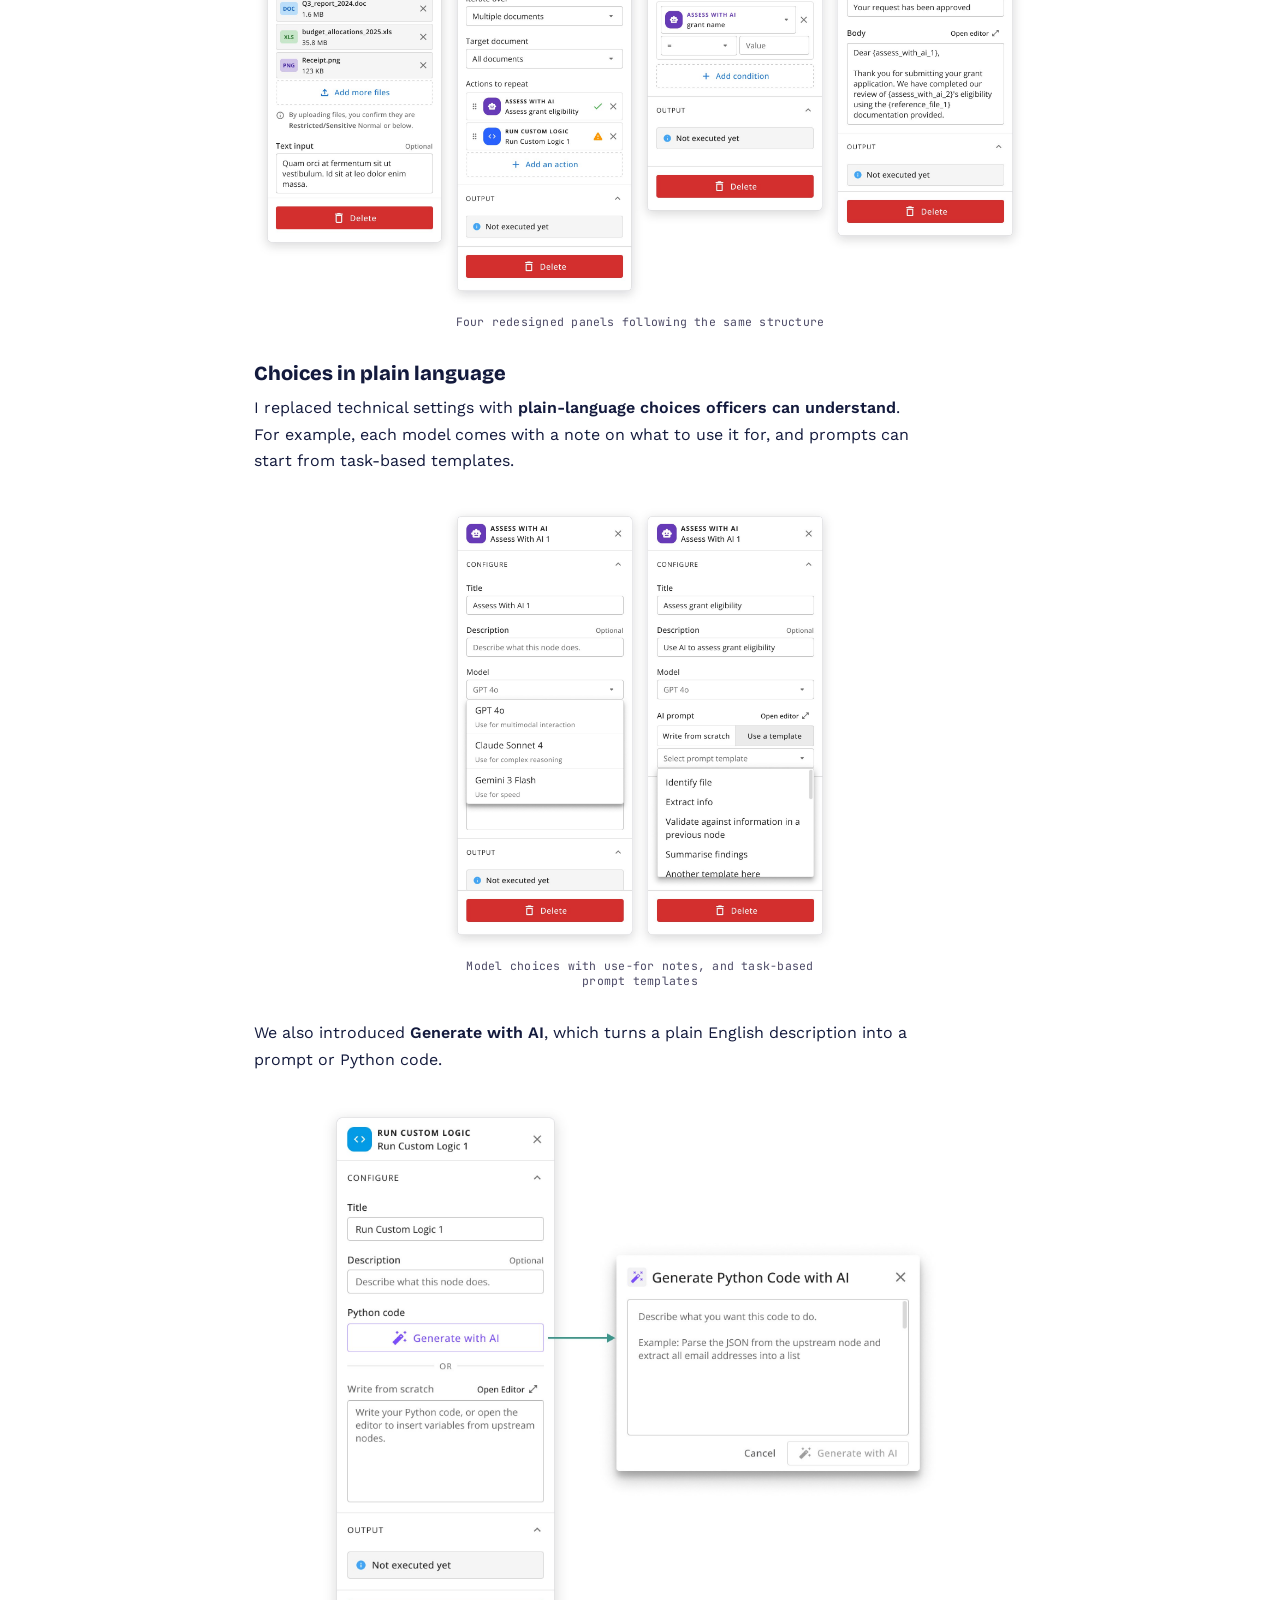
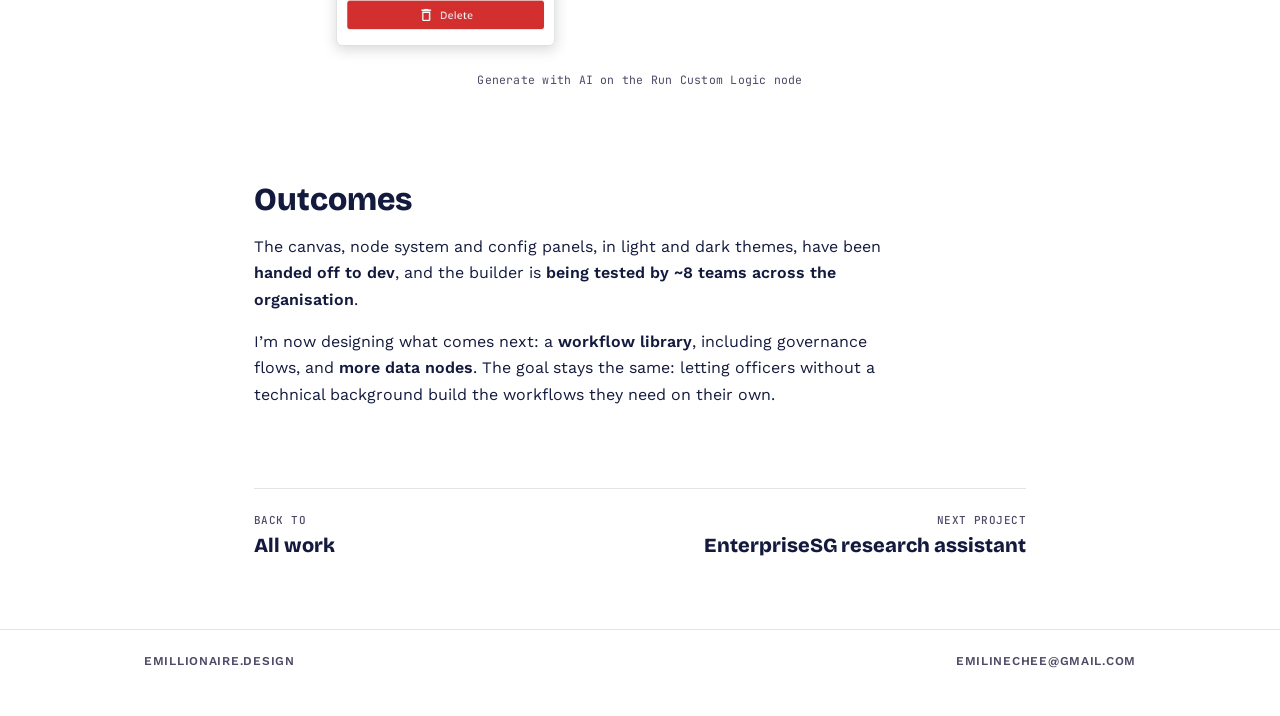
<file: case-studies/workflow-builder.html>
<!DOCTYPE html>
<html lang="en">
<head>
<meta charset="UTF-8">
<meta name="viewport" content="width=device-width, initial-scale=1.0">
<title>EnterpriseSG workflow builder — emiline</title>
<meta name="description" content="Designing a no/low-code digital workflow builder">
<link rel="icon" href="../favicon.svg" type="image/svg+xml">
<link rel="icon" href="../favicon-32.png" sizes="32x32" type="image/png">
<link rel="apple-touch-icon" href="../apple-touch-icon.png">
<meta property="og:type" content="website">
<meta property="og:site_name" content="emillionaire.design">
<meta property="og:title" content="EnterpriseSG workflow builder — emiline">
<meta property="og:description" content="Designing a no/low-code digital workflow builder">
<meta property="og:url" content="https://emillionaire.design/case-studies/workflow-builder.html">
<meta property="og:image" content="https://emillionaire.design/assets/img/share.jpg">
<meta property="og:image:width" content="1200">
<meta property="og:image:height" content="630">
<meta name="twitter:card" content="summary_large_image">
<link rel="preconnect" href="https://fonts.googleapis.com">
<link rel="preconnect" href="https://fonts.gstatic.com" crossorigin>
<link href="https://fonts.googleapis.com/css2?family=Bricolage+Grotesque:wght@600;700;800&family=Work+Sans:wght@400;500;600&family=JetBrains+Mono:wght@400;500&display=swap" rel="stylesheet">
<link rel="stylesheet" href="../assets/css/style.css">
<link rel="stylesheet" href="../assets/css/editorial.css">
</head>
<body class="ed">

<header class="ed-nav">
  <div class="ed-bar">
    <a class="wordmark" href="../index.html">emillionaire</a>
    <nav>
      <a href="../projects.html" aria-current="page">Projects</a>
      <a href="../contact.html">Contact</a>
    </nav>
  </div>
</header>

<main class="ed-wrap">
  <header class="ed-head">
    <div class="page-header cs-hero">
      <span class="yr">2026</span>
      <h1>EnterpriseSG workflow builder</h1>
      <p>Designing a no/low-code digital workflow builder</p>
      <dl class="cs-meta">
        <div><dt>Role</dt><dd>Solo product designer</dd></div>
        <div><dt>Date</dt><dd>Mar 2026 – present · in testing with ~8 teams</dd></div>
      </dl>
      <p class="cs-fine">* Product name and assets replaced to protect internal product identity.</p>
    </div>

    <div class="ed-hero">
      <img src="../assets/img/workflow-builder.png" alt="Angled laptop showing the workflow builder canvas and node picker, with three connected nodes and the Assess with AI config panel floating beside it">
    </div>
  </header>

  <section class="cs-section">
    <h2>Overview</h2>
    <p>Processing officers at Enterprise Singapore have deep domain expertise but no technical background. They handle computation-heavy tasks such as grants and claims, <strong>working across information from many documents at a time</strong>, with no easy way to turn that expertise into repeatable, automated workflows.</p>
    <p>The workflow builder gives them that way. It’s a visual canvas where officers can <strong>build, own and share workflows</strong> for complex document processing, without writing code.</p>

    <h3>From vibe-coded prototype to designed system</h3>
    <p>In this project, the engineers built a working prototype first. I then systemised it around what testing workshops showed, rather than formal UX research.</p>
    <div class="cs-stats">
      <div><b>1</b><span><strong>Process mapping.</strong> Sessions with officers to map how the manual checks actually worked</span></div>
      <div><b>2</b><span><strong>Vibe-coded v1.</strong> A working version built straight from those requirements</span></div>
      <div><b>3</b><span><strong>Testing workshops.</strong> Small teams building workflows unguided, so gaps showed up</span></div>
      <div><b>4</b><span><strong>Systemise.</strong> I designed the canvas, node system and config panels</span></div>
    </div>
    <figure class="cs-shot cs-img">
      <img class="soft" src="../assets/img/workflow-builder/vibe-coded-canvas.jpg" alt="Early vibe-coded builder: workflow list on the left, three nodes running on a dot-grid canvas, and the Upload Receipt config panel on the right" loading="lazy">
      <figcaption>Early vibe-coded version of the canvas</figcaption>
    </figure>
    <p>As the sole designer, I worked closely with the PM and front-end developer, building on the same MUI design system as the <a href="research-assistant.html">research assistant</a> so the two products feel consistent for officers moving between them.</p>
  </section>

  <section class="cs-section">
    <h2>A canvas that shows run status at a glance</h2>
    <p>The canvas is a dot-grid workspace where officers build, with a floating action panel and a minimap for larger workflows.</p>
    <figure class="cs-shot cs-img mid">
      <img class="soft" src="../assets/img/workflow-builder/canvas.jpg" alt="Empty dot-grid canvas with a floating toolbar at the bottom left and a minimap at the bottom right" loading="lazy">
      <figcaption>The blank canvas: dot grid, floating action panel and minimap</figcaption>
    </figure>
    <p>Mid-run, <strong>officers couldn’t tell a workflow’s state without opening each node</strong>. So I designed the connectors to show it, keeping the answer on the canvas next to the nodes it refers to. Connectors move through five states: idle, dragging, node selected, workflow running and run complete.</p>
    <figure class="cs-shot cs-img">
      <img src="../assets/img/workflow-builder/connector-states.jpg" alt="Five connector states with stroke colour and width annotations: idle, dragging, node selected, workflow running and run complete" loading="lazy">
      <figcaption>Connector states, annotated in Figma for handoff</figcaption>
    </figure>
  </section>

  <section class="cs-section">
    <h2>One node system across every category</h2>
    <p>The clearest sign that the vibe-coded product hadn’t been designed as a system was the nodes. For example, Input File was blue and Reference File was pink, with <strong>different card structures and field layouts despite doing similar jobs</strong>.</p>
    <figure class="cs-shot cs-img nodes-match">
      <img src="../assets/img/workflow-builder/input-nodes-before.jpg" alt="Blue Input Text/File node beside a pink Reference File node, each with a different card layout" loading="lazy">
      <figcaption>Vibe-coded input nodes, each with its own colour and card structure</figcaption>
    </figure>
    <p>Across categories, nodes surfaced different information and actions on the card, with <strong>no shared logic for what belonged on the canvas vs. inside the config panel</strong>.</p>
    <figure class="cs-shot cs-img">
      <img src="../assets/img/workflow-builder/nodes-before.jpg" alt="Input, If/Else, User Compute, Display and ForEach Loop nodes, each with a different colour, size and set of actions" loading="lazy">
      <figcaption>Vibe-coded nodes across categories, with no shared pattern</figcaption>
    </figure>
    <p class="cs-aside">Officers had to learn each node individually instead of transferring what they already knew, which works against a no-code tool for people without technical backgrounds.</p>
    <p>I brought nodes within each category onto <strong>one shared visual system: one colour family, one layout, and the same five states everywhere</strong> (default, ready, running, success, failed). An officer who understands the Upload Files node can read the Reference File node without relearning it.</p>
    <figure class="cs-shot cs-img">
      <img src="../assets/img/workflow-builder/input-nodes-after.jpg" alt="Upload Files, Reference File and Web Search nodes in one teal style, shown across default, ready, running, success and failed states" loading="lazy">
      <figcaption>Redesigned input nodes: one colour family, one layout, five states</figcaption>
    </figure>
    <p>I designed <strong>every node, in every state, for both light and dark themes</strong>, so the system holds up whichever theme officers choose to work in.</p>
    <figure class="cs-shot cs-img">
      <img src="../assets/img/workflow-builder/node-library.jpg" alt="The full node library: input, processing and output categories across every state, in light mode and dark mode" loading="lazy">
      <figcaption>The full node library across all states, in light and dark themes</figcaption>
    </figure>
  </section>

  <section class="cs-section">
    <h2>Config panels in plain language</h2>
    <p>The vibe-coded config panels had two problems.</p>
    <div class="cs-issue">
      <span class="yr issue">Every panel had its own design</span>
      <p>Input File and Reference File configure near-identical things, but had <strong>different field order, labelling and structure</strong>.</p>
      <div class="cs-img sm">
        <figure class="cs-shot">
          <img src="../assets/img/workflow-builder/config-before.jpg" alt="Input Text/File and Reference File config panels side by side, with different field order and structure" loading="lazy">
          <figcaption>Vibe-coded Input File and Reference File panels</figcaption>
        </figure>
      </div>
    </div>
    <div class="cs-issue">
      <span class="yr issue">Too technical for a layman officer</span>
      <p>Raw code and engineering syntax (Python code blocks, JSON trees, model IDs, {node_id} interpolation) sat directly in the panel, with <strong>no translation layer</strong> for someone without an engineering background.</p>
      <div class="cs-img sm">
        <figure class="cs-shot">
          <img src="../assets/img/workflow-builder/config-technical.jpg" alt="AI Node and User Compute config panels showing a model ID, interpolation settings, a JSON tree and a Python code block" loading="lazy">
          <figcaption>Vibe-coded AI and Python node panels</figcaption>
        </figure>
      </div>
    </div>

    <h3>One pattern for every panel</h3>
    <p>I standardised the panel structure:</p>
    <ol class="cs-list">
      <li><strong>The same header</strong>: icon, node type and name</li>
      <li><strong>Title and description</strong> always first</li>
      <li>Then <strong>the node’s own fields</strong></li>
      <li><strong>Delete</strong> always at the bottom</li>
    </ol>
    <p>Every panel also shares the same three states: <strong>default, with inputs, and view only</strong>.</p>
    <figure class="cs-shot cs-img">
      <img src="../assets/img/workflow-builder/config-pattern.jpg" alt="Upload Files, Repeat the Action, Decide Conditions and Send as Email config panels, each with the same header, title and description fields first, and Delete at the bottom" loading="lazy">
      <figcaption>Four redesigned panels following the same structure</figcaption>
    </figure>

    <h3>Choices in plain language</h3>
    <p>I replaced technical settings with <strong>plain-language choices officers can understand</strong>. For example, each model comes with a note on what to use it for, and prompts can start from task-based templates.</p>
    <figure class="cs-shot cs-img mid panel-pair">
      <img src="../assets/img/workflow-builder/config-plain.jpg" alt="Assess with AI panel twice: a model dropdown with a use-for note under each model, and a prompt template dropdown with tasks like Extract info and Summarise findings" loading="lazy">
      <figcaption>Model choices with use-for notes, and task-based prompt templates</figcaption>
    </figure>
    <p>We also introduced <strong>Generate with AI</strong>, which turns a plain English description into a prompt or Python code.</p>
    <figure class="cs-shot cs-img mid">
      <img src="../assets/img/workflow-builder/config-generate.jpg" alt="Run Custom Logic panel with a Generate with AI button opening a dialog to describe what the code should do" loading="lazy">
      <figcaption>Generate with AI on the Run Custom Logic node</figcaption>
    </figure>
  </section>

  <section class="cs-section">
    <h2>Outcomes</h2>
    <p>The canvas, node system and config panels, in light and dark themes, have been <strong>handed off to dev</strong>, and the builder is <strong>being tested by ~8 teams across the organisation</strong>.</p>
    <p>I’m now designing what comes next: a <strong>workflow library</strong>, including governance flows, and <strong>more data nodes</strong>. The goal stays the same: letting officers without a technical background build the workflows they need on their own.</p>
  </section>

  <nav class="ed-next" aria-label="More work">
    <a href="../projects.html" data-back><span>Back to</span>All work</a>
    <a href="research-assistant.html"><span>Next project</span>EnterpriseSG research assistant</a>
  </nav>
</main>

<footer class="ed-foot">
  <div class="ed-bar"><a href="../index.html">emillionaire.design</a><a href="mailto:emilinechee@gmail.com">emilinechee@gmail.com</a></div>
</footer>

<script src="../assets/js/back.js" defer></script>
</body>
</html>
</file>
<file: assets/css/style.css>
/* emillionaire.design — Zine style */

:root{
  --z-bg:#2b39e0;
  --z-panel:#ffffff;
  --z-cream:#f4f1e6;
  --z-ink:#131a3d;
  --z-sub:#4c4a66;
  --z-coral:#ff5b4c;
  --z-lime:#c8f169;
  --z-mat:#f0effc;
  --max:980px;
}

*{ box-sizing:border-box; }
html{ -webkit-text-size-adjust:100%; }
body{
  margin:0; overflow-x:clip;
  background:var(--z-panel);
  color:var(--z-ink);
  font-family:'Work Sans', system-ui, sans-serif;
  -webkit-font-smoothing:antialiased;
}
img{ max-width:100%; display:block; }
a{ color:inherit; text-decoration:none; }

.wrap{ max-width:var(--max); margin:0 auto; padding:0 24px; }

/* nav */
.site-nav{ display:flex; justify-content:space-between; align-items:center; padding:24px 0; }
.wordmark{ font-family:'Bricolage Grotesque', sans-serif; font-weight:800; font-size:20px; }
.zhero .wordmark{ color:#f4f1e6; }
.navlinks{ display:flex; gap:10px; }
.navlinks a{
  font-family:'Work Sans', sans-serif; font-weight:600; font-size:12px; letter-spacing:.04em;
  text-transform:uppercase; padding:8px 14px; border-radius:999px; transition:opacity .15s ease;
}
.zhero .navlinks a{ background:rgba(244,241,230,.12); color:#f4f1e6; }
.zhero .navlinks a:hover{ background:rgba(244,241,230,.22); }
.navlinks a[aria-current="page"]{ outline:1px solid rgba(244,241,230,.5); }

.panel-nav{ background:var(--z-panel); border-bottom:2px solid var(--z-ink); }
.panel-nav .wordmark{ color:var(--z-ink); }
.panel-nav .navlinks a{ background:var(--z-ink); color:var(--z-panel); }
.panel-nav .navlinks a:hover{ opacity:.85; }
.panel-nav .navlinks a[aria-current="page"]{ background:var(--z-lime); color:var(--z-ink); outline:none; }

/* hero */
.zhero{ background:var(--z-bg); color:#f4f1e6; }
.zhero-inner{ padding:36px 0 60px; }
.zhero h1{
  font-family:'Bricolage Grotesque', sans-serif; font-weight:800;
  font-size:clamp(44px,8vw,92px); line-height:.94; margin:0 0 22px;
  text-wrap:balance; letter-spacing:-.01em;
}
.zhero h1 em{ font-style:normal; color:var(--z-lime); }
.zhero p{ font-family:'Work Sans',sans-serif; font-size:17px; line-height:1.6; color:#d9d9f5; max-width:48ch; margin:0 0 26px; }

.cta{
  font-family:'Work Sans',sans-serif; font-weight:600; font-size:14px;
  display:inline-flex; align-items:center; gap:8px; padding:13px 22px;
  background:var(--z-coral); color:#221000; border-radius:8px; transform:rotate(-1deg);
  border:none; cursor:pointer;
}
.cta:hover{ transform:rotate(0deg); }

/* marquee strip */
.strip{ background:var(--z-lime); color:var(--z-ink); overflow:hidden; padding:10px 0; }
.strip-track{
  display:flex; gap:36px; width:max-content;
  font-family:'JetBrains Mono',monospace; font-size:12px; font-weight:500;
  letter-spacing:.04em; text-transform:uppercase; white-space:nowrap;
  animation:scroll-strip 26s linear infinite;
}
@keyframes scroll-strip{ from{ transform:translateX(0); } to{ transform:translateX(-50%); } }
@media (prefers-reduced-motion: reduce){ .strip-track{ animation:none; } }

/* page header (non-hero pages) */
.page-header{ padding:48px 0 8px; }
.page-header h1{
  font-family:'Bricolage Grotesque', sans-serif; font-weight:800;
  font-size:clamp(36px,6vw,56px); line-height:1; margin:0 0 12px; text-wrap:balance;
}
.page-header p{ font-family:'Work Sans',sans-serif; font-size:16px; color:var(--z-sub); max-width:52ch; margin:0; }

/* project grid + card */
.grid{ display:grid; grid-template-columns:repeat(2,1fr); gap:22px; padding:52px 0 64px; }
.grid.full{ padding-top:36px; }
.card{
  background:#fff; border:2px solid var(--z-ink); border-radius:16px;
  transform:rotate(var(--tilt, 0deg)) translateY(0); transition:transform .2s ease, box-shadow .2s ease, border-color .2s ease;
}
.grid .card:nth-child(4n+2){ --tilt:.6deg; }
.grid .card:nth-child(4n+3){ --tilt:-.5deg; }
.card .thumb{
  aspect-ratio:16/10; overflow:hidden; border-bottom:2px solid var(--z-ink); background:#fff;
  border-radius:14px 14px 0 0; padding:18px; display:flex; align-items:center; justify-content:center;
}
.card .thumb img{ width:100%; height:100%; object-fit:contain; border-radius:4px; transition:transform .3s ease; }
.card .thumb.full{ padding:0; }
.card .thumb.full img{ object-fit:cover; border-radius:0; }
.card .body{ padding:18px 20px 22px; background:var(--z-mat); border-radius:0 0 14px 14px; }
.yr{
  display:inline-block; font-family:'JetBrains Mono',monospace; font-size:11px; font-weight:500;
  background:var(--z-lime); color:var(--z-ink); padding:3px 9px; border-radius:999px; margin-bottom:10px;
}
.card h3{ font-family:'Bricolage Grotesque', sans-serif; font-size:21px; font-weight:800; margin:0 0 8px; }
.card p{ font-family:'Work Sans',sans-serif; font-size:13.5px; color:var(--z-sub); line-height:1.55; margin:0; }
.card-link{ display:block; }
.card-link:hover .card{
  transform:rotate(var(--tilt, 0deg)) translateY(-6px);
  box-shadow:6px 6px 0 var(--z-ink);
  border-color:var(--z-bg);
}
.card-link:hover .thumb:not(.full) img{ transform:scale(1.04); }
@media (prefers-reduced-motion: reduce){
  .card{ transition:none; }
  .card .thumb img{ transition:none; }
}

.view-more{ display:flex; justify-content:center; padding-bottom:56px; }
.view-more a{
  font-family:'Work Sans',sans-serif; font-weight:600; font-size:13px; letter-spacing:.04em; text-transform:uppercase;
  padding:12px 24px; border:2px solid var(--z-ink); border-radius:999px;
}
.view-more a:hover{ background:var(--z-ink); color:var(--z-panel); }

/* contact page */
.contact-block{ padding:64px 0 96px; }
.contact-block h1{
  font-family:'Bricolage Grotesque', sans-serif; font-weight:800;
  font-size:clamp(40px,7vw,68px); line-height:1; margin:0 0 16px; text-wrap:balance;
}
.contact-block p{ font-family:'Work Sans',sans-serif; font-size:17px; color:var(--z-sub); margin:0 0 28px; }

/* case study placeholder */
.cs-hero{
  margin-top:40px; padding:28px; background:var(--z-mat);
  border:2px solid var(--z-ink); border-radius:16px;
}
.cs-thumb{
  border:2px solid var(--z-ink); border-radius:16px; overflow:hidden; margin:28px 0 40px;
  background:#fff; padding:28px;
}
.cs-thumb img{ width:100%; display:block; border-radius:8px; }
.cs-thumb.full{ padding:0; }
.cs-thumb.full img{ border-radius:0; }
.cs-soon{
  background:#fff; border:2px dashed var(--z-ink); border-radius:16px; padding:28px;
  font-family:'Work Sans',sans-serif; color:var(--z-sub); margin-bottom:56px;
}
.cs-soon b{ color:var(--z-ink); }
.back-link{ display:inline-block; margin:28px 0 0; font-family:'JetBrains Mono',monospace; font-size:12px; text-transform:uppercase; letter-spacing:.04em; }
.back-link:hover{ text-decoration:underline; }

/* case study — full write-up */
/* hero image on a full-width cream band; capped at 860px so ~2000px sources stay sharp on retina */
.cs-stage{
  width:100vw; margin:40px 0 8px calc(50% - 50vw); padding:52px 24px;
  background:var(--z-cream); border-block:2px solid var(--z-ink);
}
.cs-stage img{ width:100%; max-width:860px; margin:0 auto; }
.cs-stage img.framed{ border:2px solid var(--z-ink); border-radius:14px; }

.cs-meta{
  display:grid; grid-template-columns:repeat(4,auto); justify-content:start; gap:10px 36px;
  margin:24px 0 0; padding-top:20px; border-top:2px solid var(--z-ink);
}
.cs-meta dt{
  font-family:'JetBrains Mono',monospace; font-size:11px; font-weight:500; text-transform:uppercase;
  letter-spacing:.04em; color:var(--z-sub); margin:0 0 4px;
}
.cs-meta dd{ font-family:'Work Sans',sans-serif; font-size:14.5px; font-weight:500; margin:0; max-width:26ch; }

.cs-section{ padding:40px 0 8px; }
.cs-section + .cs-section{ border-top:2px solid var(--z-ink); }
.cs-section.cs-intro + .cs-section, .cs-section.no-rule{ border-top:none; }
.cs-section h2{
  font-family:'Bricolage Grotesque', sans-serif; font-weight:800;
  font-size:clamp(26px,4vw,36px); line-height:1.05; margin:0 0 16px; text-wrap:balance;
}
.cs-section h3{ font-family:'Bricolage Grotesque', sans-serif; font-weight:800; font-size:21px; margin:32px 0 10px; }
.cs-section p, .cs-list{
  font-family:'Work Sans',sans-serif; font-size:16px; line-height:1.65; color:var(--z-ink);
  max-width:66ch; margin:0 0 16px;
}
.cs-section strong{ font-weight:600; }
.cs-list{ padding:0; list-style:none; }
.cs-list li{ position:relative; padding-left:24px; margin-bottom:10px; }
.cs-list li::before{
  content:""; position:absolute; left:2px; top:.6em; width:10px; height:10px;
  background:var(--z-lime); border:2px solid var(--z-ink); border-radius:50%;
}
.cs-section .yr{ margin-bottom:14px; }

/* intro pair of periwinkle note blocks */
.cs-pair{ display:grid; grid-template-columns:1fr 1fr; gap:22px; margin-bottom:32px; }
.cs-note{ background:var(--z-mat); border:2px solid var(--z-ink); border-radius:16px; padding:24px 24px 10px; }
.cs-note h2{ font-size:24px; }
.cs-note p{ font-size:15px; }
.cs-section .cs-note h3{ margin:0 0 10px; }
.cs-subhead{ font-family:'Bricolage Grotesque', sans-serif; font-weight:800; font-size:18px; margin:28px 0 10px; }

/* image figures: white image card, caption on the periwinkle mat */
.cs-fig{ margin:28px 0 32px; border:2px solid var(--z-ink); border-radius:16px; background:#fff; overflow:hidden; }
.cs-fig .cs-fig-img{ padding:22px; display:grid; gap:18px; align-items:center; }
.cs-fig .cs-fig-img.two{ grid-template-columns:1fr 1fr; }
.cs-fig img{ width:100%; border-radius:6px; }
.cs-fig figcaption{
  background:var(--z-mat); border-top:2px solid var(--z-ink); padding:12px 22px;
  font-family:'JetBrains Mono',monospace; font-size:11.5px; color:var(--z-sub); letter-spacing:.02em;
}

/* unboxed images (transparent PNGs sit straight on the page) */
.cs-img{ margin:28px 0 32px; display:grid; gap:24px; align-items:center; }
.cs-img.two{ grid-template-columns:1fr 1fr; }
.cs-img img{ width:100%; }
.cs-img.small{ justify-items:center; }
.cs-img.small img{ max-width:62%; }
.cs-img.split{ grid-template-columns:2fr 1fr; }
.cs-img.sm{ max-width:420px; margin-left:auto; margin-right:auto; }

/* captioned images: .cs-shot = unboxed image with caption below; .cs-fig = boxed (filter tab panels) */
.cs-shot{ margin:0; }
.cs-shot.cs-img{ margin:28px 0 32px; }
/* the grid gap meant for side-by-side images pushed captions away; pull them back to 10px */
.cs-shot.cs-img > figcaption{ margin-top:-14px; }
/* shadowed (.soft) images have no built-in padding like the PNGs, so give their captions the full gap */
.cs-shot.cs-img > img.soft + figcaption{ margin-top:0; }
.cs-shot figcaption{
  font-family:'JetBrains Mono',monospace; font-size:11.5px; color:var(--z-sub);
  letter-spacing:.02em; text-align:center; margin-top:10px;
}
.cs-img.mid{ max-width:640px; margin-left:auto; margin-right:auto; }
/* inputs narrower than enhance-states.png: 940px source at the same 640/1156 scale */
.cs-img.mid.mid-sm{ max-width:520px; }
.cs-img.mid img{ border-radius:8px; }
.cs-img img.flat{ border-radius:0; box-shadow:none; }
.cs-img.narrow{ max-width:820px; margin-left:auto; margin-right:auto; }
/* soft drop shadow + rounding, matching the shadows baked into the PNG screenshots */
.cs-img img.soft{ border-radius:12px; box-shadow:0 10px 30px rgba(19,26,61,.10), 0 2px 6px rgba(19,26,61,.06); }
.cs-img.cards{ grid-template-columns:1fr 1fr 2fr; align-items:end; }

/* CSS-only tabs: radio inputs drive which panel shows (up to 6 tabs) */
.cs-tabs{
  display:grid; grid-template-columns:200px 1fr; margin:28px 0 32px;
  border:2px solid var(--z-ink); border-radius:16px; background:#fff; overflow:hidden;
}
.cs-tabs > input{ position:absolute; opacity:0; pointer-events:none; }
.cs-tablist{
  display:flex; flex-direction:column; align-items:flex-start; gap:8px;
  padding:22px; background:var(--z-mat); border-right:2px solid var(--z-ink);
}
.cs-tablist label{
  font-family:'Work Sans',sans-serif; font-weight:600; font-size:12px; letter-spacing:.04em; text-transform:uppercase;
  padding:9px 16px; border:2px solid var(--z-ink); border-radius:999px; background:#fff; cursor:pointer;
}
.cs-tablist label:hover{ background:var(--z-cream); }
/* tall panels scroll inside a fixed-height frame */
.cs-panels{ height:540px; overflow-y:auto; }
.cs-panels > *{ display:none; margin:0; border:0; border-radius:0; }
.cs-panels .cs-fig-img{ justify-items:center; }
.cs-panels img{ max-width:400px; }
.cs-tabs > input:nth-of-type(1):checked ~ .cs-panels > :nth-child(1){ display:block; }
.cs-tabs > input:nth-of-type(2):checked ~ .cs-panels > :nth-child(2){ display:block; }
.cs-tabs > input:nth-of-type(3):checked ~ .cs-panels > :nth-child(3){ display:block; }
.cs-tabs > input:nth-of-type(4):checked ~ .cs-panels > :nth-child(4){ display:block; }
.cs-tabs > input:nth-of-type(5):checked ~ .cs-panels > :nth-child(5){ display:block; }
.cs-tabs > input:nth-of-type(6):checked ~ .cs-panels > :nth-child(6){ display:block; }
.cs-tabs > input:nth-of-type(1):checked ~ .cs-tablist label:nth-child(1),
.cs-tabs > input:nth-of-type(2):checked ~ .cs-tablist label:nth-child(2),
.cs-tabs > input:nth-of-type(3):checked ~ .cs-tablist label:nth-child(3),
.cs-tabs > input:nth-of-type(4):checked ~ .cs-tablist label:nth-child(4),
.cs-tabs > input:nth-of-type(5):checked ~ .cs-tablist label:nth-child(5),
.cs-tabs > input:nth-of-type(6):checked ~ .cs-tablist label:nth-child(6){ background:var(--z-lime); }
.cs-tabs > input:nth-of-type(1):focus-visible ~ .cs-tablist label:nth-child(1),
.cs-tabs > input:nth-of-type(2):focus-visible ~ .cs-tablist label:nth-child(2),
.cs-tabs > input:nth-of-type(3):focus-visible ~ .cs-tablist label:nth-child(3),
.cs-tabs > input:nth-of-type(4):focus-visible ~ .cs-tablist label:nth-child(4),
.cs-tabs > input:nth-of-type(5):focus-visible ~ .cs-tablist label:nth-child(5),
.cs-tabs > input:nth-of-type(6):focus-visible ~ .cs-tablist label:nth-child(6){ outline:2px solid var(--z-bg); outline-offset:2px; }

/* audit issue + recommendation, unboxed; the chips carry the structure */
.cs-issue{ margin:44px 0 0; }
/* lighter "cut line" between issues, distinct from the solid section rules */
.cs-issue + .cs-issue{ margin-top:36px; padding-top:36px; border-top:2px dashed rgba(19,26,61,.28); }
.cs-issue:last-child{ margin-bottom:28px; }
.cs-issue h3{ margin:0 0 12px; }
.yr.issue{ background:var(--z-coral); color:var(--z-ink); }
.yr.rec{ background:var(--z-ink); color:var(--z-lime); }
.cs-issue .cs-img{ margin-top:20px; margin-bottom:24px; }
.cs-rec{ margin-top:8px; }
.cs-rec h4{ font-family:'Bricolage Grotesque', sans-serif; font-weight:800; font-size:19px; margin:0 0 10px; }

/* rows of phone screens: lofi pair beside hifi pair */
.cs-phones{ display:grid; grid-template-columns:1fr 1fr; gap:36px; margin:24px 0 36px; }
.cs-phones .pair{ display:grid; grid-template-columns:1fr 1fr; gap:14px; }
.cs-phones img{
  width:100%; border-radius:10px;
  border:0.5px solid rgba(19,26,61,.22); box-shadow:0 6px 18px rgba(19,26,61,.08), 0 1px 3px rgba(19,26,61,.05);
}
/* stakeholder-feedback aside */
.cs-section p.cs-aside{ font-style:italic; color:var(--z-sub); border-left:4px solid var(--z-lime); padding-left:16px; }

/* client quote */
.cs-quote{
  margin:28px 0 36px; max-width:720px; padding:26px 28px 22px;
  background:var(--z-mat); border:2px solid var(--z-ink); border-radius:16px;
}
.cs-section .cs-quote p{ font-size:18px; line-height:1.6; margin:0 0 16px; max-width:none; }
.cs-quote footer{ font-family:'JetBrains Mono',monospace; font-size:12px; color:var(--z-sub); letter-spacing:.02em; }
.cs-stars{ color:var(--z-coral); font-size:16px; letter-spacing:2px; margin-right:8px; vertical-align:-1px; }

/* reference cards reuse .card (static — not links, so no hover) */
.cs-refs{ display:grid; gap:28px; margin:28px 0 40px; }
.cs-refs .card:nth-child(2){ --tilt:.3deg; }
.cs-refs .card:nth-child(3){ --tilt:-.25deg; }
.cs-refs .thumb{ aspect-ratio:auto; display:grid; grid-template-columns:1fr 1fr; gap:18px; padding:22px; }
.cs-refs .body{ display:grid; grid-template-columns:minmax(160px,1fr) 2.4fr; gap:6px 28px; align-items:start; }
.cs-refs .body .yr{ grid-column:1; justify-self:start; margin-bottom:6px; }
.cs-refs .body h3{ grid-column:1; margin:0; }
.cs-refs .body p{ grid-column:2; grid-row:1 / span 2; font-size:14.5px; }

.cs-links{ display:flex; flex-wrap:wrap; gap:10px; margin:6px 0 20px; }
.cs-links a{
  font-family:'Work Sans',sans-serif; font-weight:600; font-size:12px; letter-spacing:.04em; text-transform:uppercase;
  padding:10px 18px; border:2px solid var(--z-ink); border-radius:999px; background:#fff;
}
.cs-links a:hover{ background:var(--z-ink); color:var(--z-panel); }

.cs-more{ border-top:2px solid var(--z-ink); margin-top:40px; padding-top:36px; }
.cs-more h2{ font-family:'Bricolage Grotesque', sans-serif; font-weight:800; font-size:28px; margin:0; }
.cs-more .grid{ padding:24px 0 8px; }

/* footer */
.foot{
  padding:24px 24px 56px; font-family:'Work Sans',sans-serif; font-weight:600; font-size:12px;
  text-transform:uppercase; letter-spacing:.04em; display:flex; justify-content:space-between;
  border-top:2px solid var(--z-ink);
}

.foot a:hover{ text-decoration:underline; text-underline-offset:3px; }

@media (max-width:680px){
  .grid{ grid-template-columns:1fr; }
  .grid .card{ transform:none !important; }
  .zhero h1{ font-size:44px; }
  .cs-meta{ grid-template-columns:1fr 1fr; }
  .cs-pair, .cs-img.two, .cs-img.split, .cs-refs .thumb, .cs-refs .body, .cs-fig .cs-fig-img.two{ grid-template-columns:1fr; }
  .cs-refs .body p{ grid-column:1; grid-row:auto; margin-top:6px; }
  .cs-refs .thumb{ padding:14px; }
  .cs-refs .card{ transform:none !important; }
  .cs-fig .cs-fig-img{ padding:14px; }
  .cs-img.small img{ max-width:100%; }
  .cs-img.cards{ grid-template-columns:1fr; }
  .cs-phones{ grid-template-columns:1fr; gap:24px; }
  .cs-tabs{ grid-template-columns:1fr; }
  .cs-stage{ padding:28px 16px; margin-top:28px; }
  .cs-tablist{ flex-direction:row; flex-wrap:wrap; border-right:0; border-bottom:2px solid var(--z-ink); padding:14px; }
  .cs-panels{ height:460px; }
  .foot{ flex-wrap:wrap; gap:12px; padding:20px 16px 40px; }
}
</file>
<file: assets/css/editorial.css>
/* emillionaire.design — editorial layer for case studies + all work (loaded after style.css, scoped to body.ed) */

body.ed{
  --ed-line:#e4e4e8;
  --ed-panel:#f4f4f2;
  --ed-sub:#4c4a66;
}
.ed-wrap{ max-width:820px; margin:0 auto; padding:0 24px; }

/* top nav */
.ed-nav{ position:sticky; top:0; z-index:20; background:#fff; border-bottom:1px solid var(--ed-line); }
.ed-nav .ed-bar{ max-width:1040px; margin:0 auto; padding:22px 24px; display:flex; justify-content:space-between; align-items:center; }
.ed-nav .wordmark{ font-size:22px; }
.ed-nav nav{ display:flex; gap:6px; }
.ed-nav nav a{ padding:7px 14px; border-radius:999px; font-size:12px; font-weight:600; letter-spacing:.06em; text-transform:uppercase; }
.ed-nav nav a:hover{ background:var(--z-mat); }
.ed-nav nav a[aria-current="page"]{ background:var(--z-lime); }

/* case study header: the one panel on the page; holds the title block and the PNG project image */
.ed-head{
  margin:0 calc(50% - 50vw); padding:48px calc(50vw - 50%) 56px;
  background:var(--ed-panel);
}
.ed .ed-head .cs-hero{ margin:0; padding:0; background:none; border:0; border-radius:0; }
.ed .cs-hero h1{ font-weight:800; font-size:clamp(36px,5vw,52px); line-height:1; margin:0 0 12px; }
.ed .cs-hero > p{ font-size:18px; line-height:1.55; color:var(--ed-sub); max-width:52ch; }
.ed .cs-meta{ display:flex; flex-wrap:wrap; gap:12px 40px; margin-top:28px; padding-top:18px; border-top:1px solid #dcdce2; }
.ed .cs-meta dd{ max-width:none; }
.ed-hero{ margin-top:40px; }
.ed-hero img{ width:100%; }
.ed-hero img.framed{ border-radius:12px; box-shadow:0 10px 30px rgba(19,26,61,.10), 0 2px 6px rgba(19,26,61,.06); }

/* sections: space instead of rules */
.ed .cs-section{ padding:64px 0 0; }
.ed .cs-section + .cs-section{ border-top:0; }
.ed .cs-section h2{ font-size:clamp(24px,3vw,32px); line-height:1.08; }
.ed .cs-section h3{ font-size:20px; }

/* issues / recommendations: thin rules, recommendation indented beside an ink rule */
.ed .cs-issue + .cs-issue{ border-top:1px solid var(--ed-line); }
.ed .cs-rec{ padding-left:20px; border-left:2px solid var(--z-ink); }

/* images sit straight on the page: no boxes, no panels */
.ed .cs-thumb{ border:0; border-radius:12px; padding:0; background:none; }
.ed .cs-thumb img{ border-radius:12px; box-shadow:0 10px 30px rgba(19,26,61,.10), 0 2px 6px rgba(19,26,61,.06); }
/* rows of three phone screens; a narrow frame for small GIFs so they aren't upscaled */
.ed .cs-img.three{ grid-template-columns:repeat(3,1fr); align-items:start; max-width:720px; margin-left:auto; margin-right:auto; }
.ed .cs-img.xs{ max-width:320px; margin-left:auto; margin-right:auto; }
/* narrow image beside a wide one (the reverse of .cs-img.split) */
.ed .cs-img.split-rev{ grid-template-columns:1fr 2fr; align-items:center; }
/* pairs of phone screens stay phone-sized */
.ed .cs-img.two.mid{ max-width:560px; }
.ed .cs-fig{ border:0; border-radius:0; background:none; overflow:visible; }
.ed .cs-fig .cs-fig-img{ padding:0; }
.ed .cs-fig figcaption{ background:none; border:0; padding:10px 0 0; text-align:center; }

/* filter tabs: text switcher above a scrolling frame */
.ed .cs-tabs{ display:block; border:0; border-radius:0; background:none; overflow:visible; }
.ed .cs-tablist{ flex-direction:row; flex-wrap:wrap; gap:6px 8px; padding:0; margin-bottom:14px; background:none; border:0; }
.ed .cs-tablist label{ border:0; padding:6px 14px; font-size:13px; background:none; }
.ed .cs-tablist label:hover{ background:var(--z-mat); }
.ed .cs-panels{ border:1px solid var(--ed-line); border-radius:12px; }

/* text blocks: outlined, not filled */
.ed .cs-note{ background:none; border:1px solid var(--ed-line); }
.ed .cs-quote{ background:none; border:0; border-left:4px solid var(--z-lime); border-radius:0; padding:4px 0 4px 24px; }

/* reference cards: flat, untilted */
.ed .cs-refs .card{ border:0; border-radius:0; background:none; transform:none; }
.ed .cs-refs .thumb{ border:0; border-radius:12px; padding:0; background:none; }
.ed .cs-refs .thumb img{ border-radius:8px; box-shadow:0 6px 18px rgba(19,26,61,.08); }
.ed .cs-refs .body{ background:none; border-radius:0; padding:16px 0 0; }
.ed .cs-refs + *{ margin-top:0; }
.ed .cs-refs{ gap:40px; }

/* header fine print (e.g. "assets replaced" disclaimers) */
.ed .cs-hero p.cs-fine{ margin:18px 0 0; font-family:'JetBrains Mono',monospace; font-size:11.5px; color:var(--ed-sub); letter-spacing:.02em; }

/* row of headline numbers; three-up user needs */
.ed .cs-stats{ display:grid; grid-template-columns:repeat(4,1fr); gap:24px; margin:32px 0 36px; padding:24px 0; border-top:1px solid var(--ed-line); border-bottom:1px solid var(--ed-line); }
.ed .cs-stats b{ display:block; font-family:'Bricolage Grotesque',sans-serif; font-weight:800; font-size:clamp(32px,4vw,44px); line-height:1; margin-bottom:8px; }
.ed .cs-stats.three{ grid-template-columns:repeat(3,1fr); }
.ed .cs-stats span{ display:block; font-size:14px; line-height:1.45; color:var(--ed-sub); }
.ed .cs-needs{ display:grid; grid-template-columns:repeat(3,1fr); gap:28px; margin:20px 0 32px; }
.ed .cs-section .cs-needs p{ font-size:15px; margin:0; }

.ed .cs-links a{ border-width:1px; }
.ed .cs-soon{ border:1px dashed #c9c9d3; margin-top:40px; }

/* prev / next */
.ed-next{ display:grid; grid-template-columns:1fr 1fr; gap:24px; margin:80px 0 0; padding:24px 0 72px; border-top:1px solid var(--ed-line); }
.ed-next a{ font-family:'Bricolage Grotesque',sans-serif; font-weight:800; font-size:20px; }
.ed-next a:last-child{ text-align:right; }
.ed-next span{ display:block; margin-bottom:6px; font-family:'JetBrains Mono',monospace; font-size:11px; font-weight:500; letter-spacing:.04em; text-transform:uppercase; color:var(--ed-sub); }
.ed-next a:hover{ color:var(--z-bg); }

/* all work list */
.ed-list-head{ padding:56px 0 32px; }
.ed-list-head h1{ font-family:'Bricolage Grotesque',sans-serif; font-weight:800; font-size:clamp(36px,5vw,52px); line-height:1; margin:0 0 12px; }
.ed-list-head p{ font-size:16px; color:var(--ed-sub); margin:0; }
.ed-list{ list-style:none; margin:0 0 96px; padding:0; border-top:1px solid var(--ed-line); }
.ed-list a{ display:grid; grid-template-columns:minmax(180px,1fr) 2fr auto; gap:4px 24px; align-items:baseline; padding:16px 8px; border-bottom:1px solid var(--ed-line); }
.ed-list b{ font-family:'Bricolage Grotesque',sans-serif; font-weight:800; font-size:17px; }
.ed-list .d{ font-size:14.5px; color:var(--ed-sub); }
.ed-list .y{ font-family:'JetBrains Mono',monospace; font-size:12px; color:var(--ed-sub); }
.ed-list a:hover{ background:var(--z-mat); }

/* footer */
.ed-foot{ border-top:1px solid var(--ed-line); }
.ed-foot a:hover{ color:var(--z-ink); text-decoration:underline; text-underline-offset:3px; }
.ed-foot .ed-bar{ max-width:1040px; margin:0 auto; padding:24px 24px 48px; display:flex; justify-content:space-between; flex-wrap:wrap; gap:12px; font-size:12px; font-weight:600; letter-spacing:.06em; text-transform:uppercase; color:var(--ed-sub); }

@media (max-width:680px){
  .ed .cs-img.split-rev{ grid-template-columns:1fr; }
  .ed .cs-img.three{ grid-template-columns:1fr; max-width:300px; }
  .ed .cs-stats{ grid-template-columns:1fr 1fr; }
  .ed .cs-needs{ grid-template-columns:1fr; gap:20px; }
  .ed-wrap{ padding:0 16px; }
  .ed-nav .ed-bar{ padding:16px; }
  .ed-head{ padding-top:32px; padding-bottom:36px; }
  .ed-hero{ margin-top:28px; }
  .ed .cs-section{ padding-top:48px; }
  .ed-list a{ grid-template-columns:1fr auto; }
  .ed-list .d{ grid-column:1 / -1; grid-row:2; }
  .ed-next a{ font-size:17px; }
  .ed-foot .ed-bar{ padding:20px 16px 40px; }
}

/* a chip that labels a subsection (h3) sits with its heading, spaced from what came before */
.ed .cs-section > .yr:not(:first-child){ margin-top:40px; }
/* more air between an image and the subhead that follows it */
.ed .cs-subhead.spaced{ margin-top:48px; }
.ed .cs-subhead.lg{ font-size:20px; }
/* two config panels shown at the same panel width as the four-panel row above */
.ed .cs-img.panel-pair{ max-width:392px; }
/* close-up of two nodes, shrunk so its nodes match the full-width node row below (title text 319px of 1640 vs 101px of 1289) */
.ed .cs-img.nodes-match img{ width:40%; justify-self:center; }
/* a subhead one level down (e.g. under "Org-wide beta testing") */
.ed .cs-subhead.sm{ font-size:15px; margin-top:28px; }
/* neutral chip for steps (iterations), so coral stays for Context / Scope / Sources */
.ed .yr.step{ background:#ebebf0; color:var(--z-ink); }
/* blue chip for themes that aren't problems (Research Assistant's Context / Scope / Sources), where coral would read as an error */
.ed .yr.theme{ background:var(--z-bg); color:#fff; }
.ed .cs-section > .yr + h3, .ed .cs-issue > .yr + h4{ margin-top:0; }
/* a section split into several h2-level parts (e.g. Ingenico's design walkthrough) */
.ed .cs-section.multi > h2:not(:first-of-type){ margin-top:64px; }
/* phase timeline headings (Research Assistant) read at section-heading size */
.ed .cs-issue.phase h3{ font-size:clamp(24px,3vw,32px); line-height:1.08; }
/* a features walkthrough: more air between features so captions stay with their image */
/* (the first chip keeps the default 40px so it reads as part of the intro) */
.ed .cs-section.features > .yr ~ .yr{ margin-top:72px; }
.ed .cs-section.features > .cs-shot + .cs-subhead{ margin-top:56px; }
.ed .cs-section.features > .cs-shot + .cs-shot{ margin-top:48px; }
</file>
